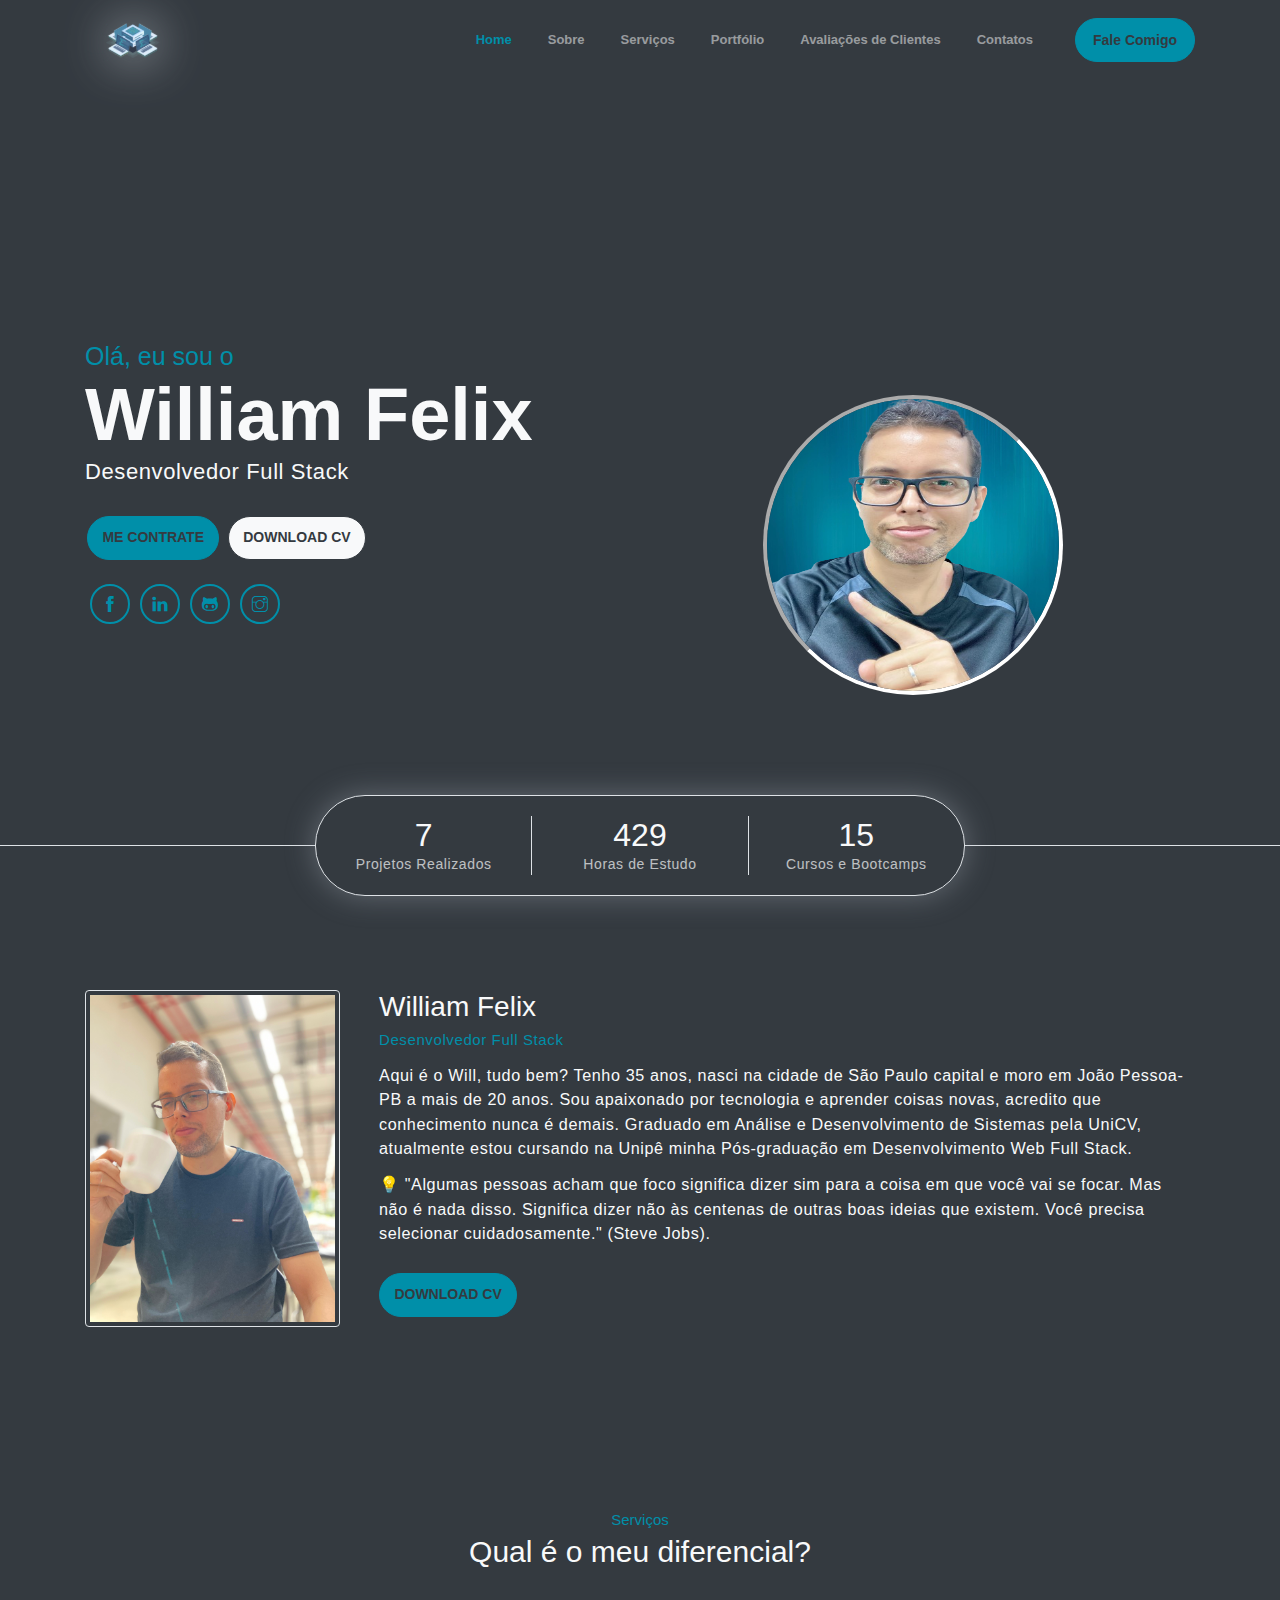
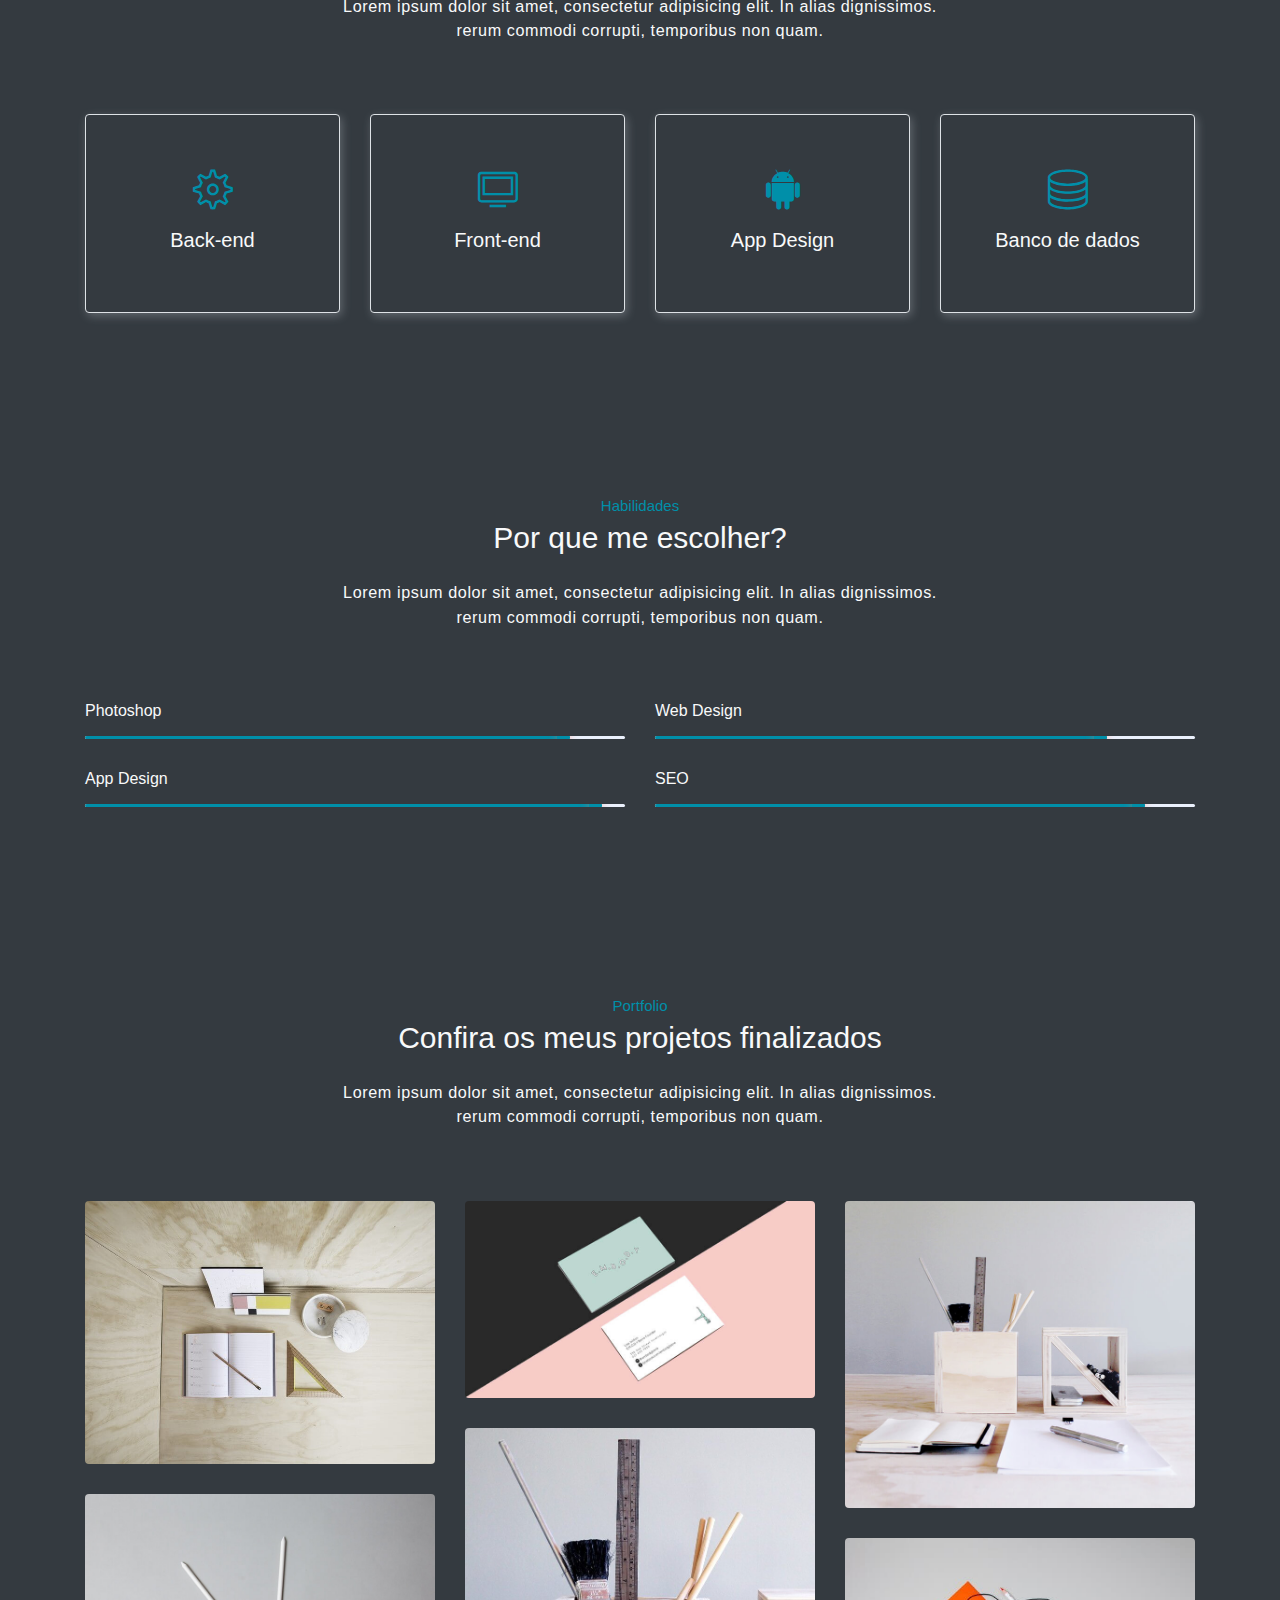
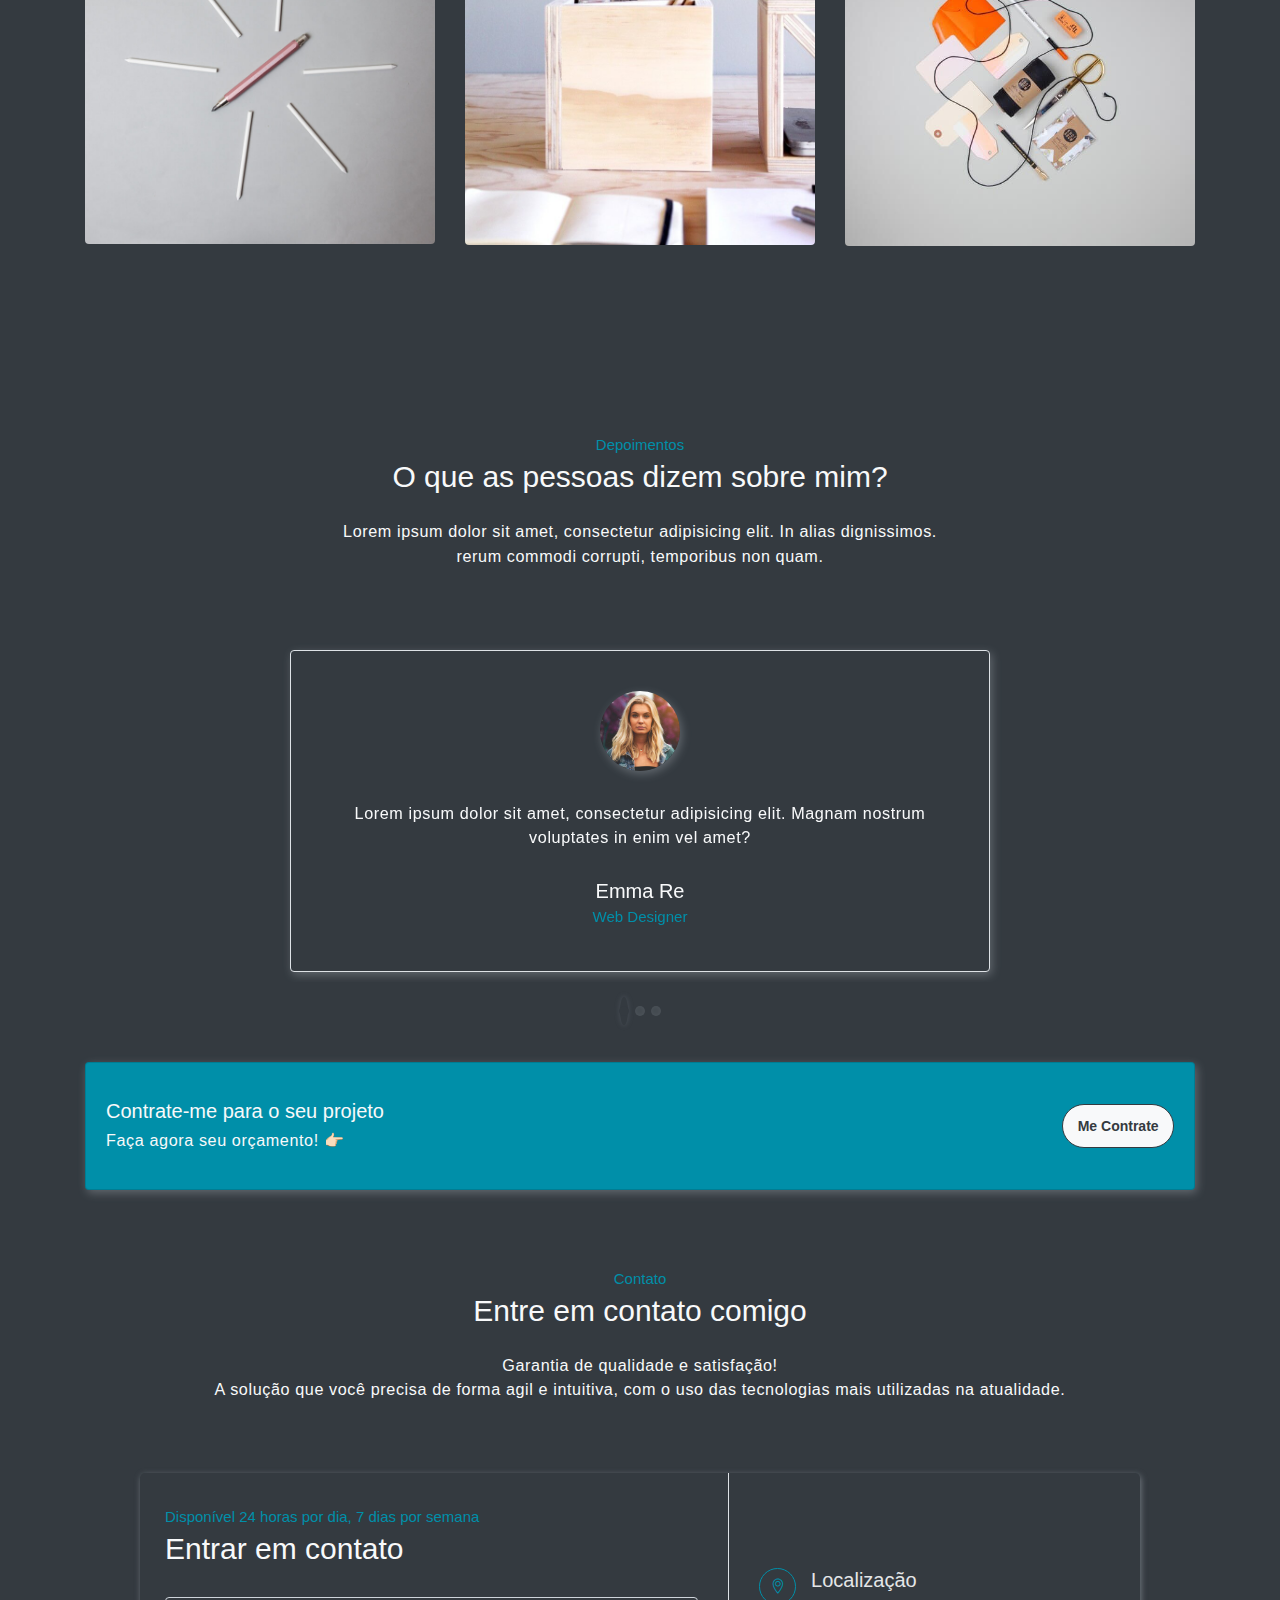
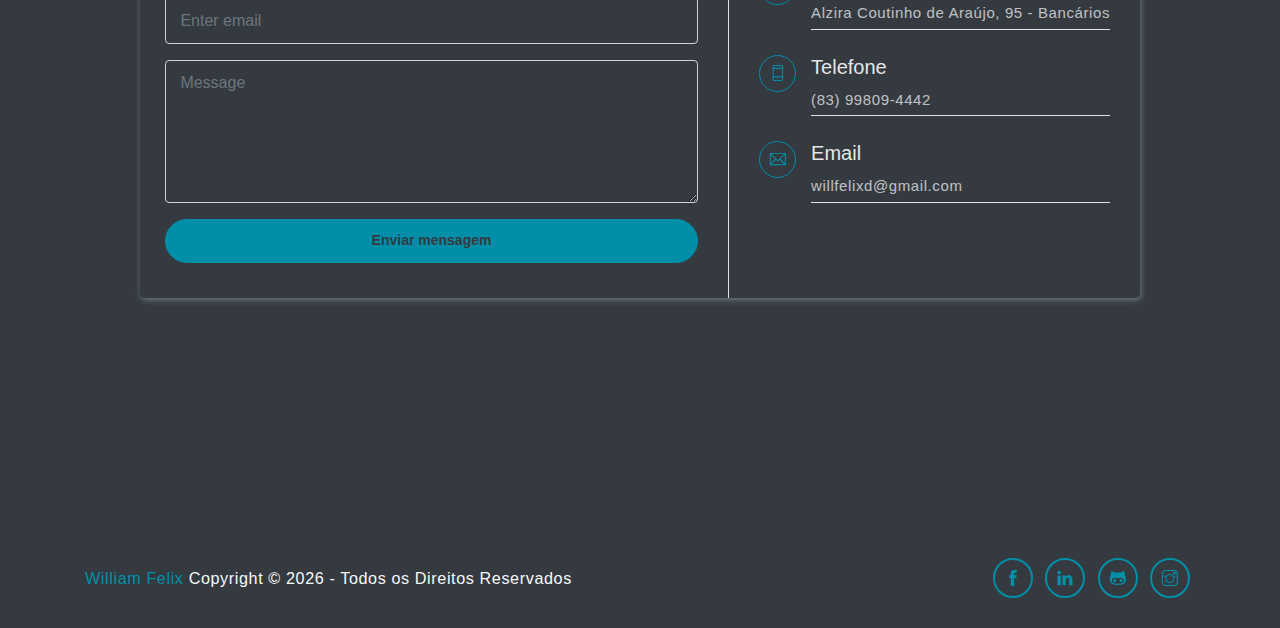
<file: index.html>
<!DOCTYPE html>
<html lang="pt-br">
<head>
	<meta charset="utf-8">
    <meta name="viewport" content="width=device-width, initial-scale=1, shrink-to-fit=no">
    <meta name="description" content="Portifolio do William Felix">
    <meta name="author" content="William Felix">
    <title>William Felix | Portifolio</title>
    <link rel="icon" type="image/png" href="assets/imgs/icon.png">
    <!-- font icons -->
    <link rel="stylesheet" href="assets/vendors/themify-icons/css/themify-icons.css">
    <!-- Bootstrap + Steller main styles -->
	<link rel="stylesheet" href="assets/css/steller.css">
</head>
<body data-spy="scroll" data-target=".navbar" data-offset="40" id="home">

    <!-- Page navigation -->
    <nav class="navbar navbar-expand-lg navbar-light fixed-top" data-spy="affix" data-offset-top="0">
        <div class="container">
            <a class="navbar-brand" href="#"><img src="assets/imgs/developers.svg" alt=""></a>
            <button class="navbar-toggler" type="button" data-toggle="collapse" data-target="#navbarSupportedContent" aria-controls="navbarSupportedContent" aria-expanded="false" aria-label="Toggle navigation">
                <span class="navbar-toggler-icon"></span>
            </button>

            <div class="collapse navbar-collapse" id="navbarSupportedContent">
                <ul class="navbar-nav ml-auto align-items-center">
                    <li class="nav-item">
                        <a class="nav-link" href="#home">Home</a>
                    </li>
                    <li class="nav-item">
                        <a class="nav-link" href="#about">Sobre</a>
                    </li>
                    <li class="nav-item">
                        <a class="nav-link" href="#service">Serviços</a>
                    </li>                   
                    <li class="nav-item">
                        <a class="nav-link" href="#portfolio">Portfólio</a>
                    </li>
                    <li class="nav-item">
                        <a class="nav-link" href="#testmonial">Avaliações de Clientes</a>
                    </li>
                    <li class="nav-item">
                        <a class="nav-link" href="#contact">Contatos</a>
                    </li>
                    <li class="nav-item">
                        <a class="- btn btn-primary rounded ml-4" href="https://wa.me/5583998094442?text=Oi%2C+peguei+seu+contato+no+site+de+portf%C3%B3lio.+Pode+me+ajudar%3F" target="_blank">Fale Comigo</a>
                    </li>
                </ul>
            </div>
        </div>          
    </nav>
    <!-- End of page navibation -->

    <!-- Page Header -->
    <header class="header" id="home">
        <div class="container">
            <div class="infos">
                <h6 class="subtitle">Olá, eu sou o</h6>
                <h6 class="title">William Felix</h6>
                <p>Desenvolvedor Full Stack</p>

                <div class="buttons pt-3">
                    <a class="btn btn-primary rounded" href="https://wa.me/5583998094442?text=Oi%2C+peguei+seu+contato+no+site+de+portf%C3%B3lio.+Pode+me+ajudar%3F" target="_blank">ME CONTRATE</a>
                    <a class="btn btn-dark rounded" href="assets/Currículo - William Felix.pdf" target="_blank">DOWNLOAD CV</a>
                </div>      

                <div class="socials mt-4">
                    <a class="social-item" href="https://www.facebook.com/profile.php?id=100007890798673" target="_blank"><i class="ti-facebook"></i></a>
                    <a class="social-item" href="https://linkedin.com/in/william-felix-souza" target="_blank"><i class="ti-linkedin"></i></a>
                    <a class="social-item" href="https://github.com/willfelixd" target="_blank"><i class="ti-github"></i></a>
                    <a class="social-item" href="https://www.instagram.com/willfelixd/" target="_blank"><i class="ti-instagram"></i></a>
                </div>
            </div>              
            <div class="img-holder">
                <img src="assets/imgs/eu.png" alt="">
            </div>      
        </div>  

        <!-- Header-widget -->
        <div class="widget">
            <div class="widget-item">
                <h2>7</h2>
                <p>Projetos Realizados</p>
            </div>
            <div class="widget-item">
                <h2>429</h2>
                <p>Horas de Estudo</p>
            </div>
            <div class="widget-item">
                <h2>15</h2>
                <p>Cursos e Bootcamps</p>
            </div>
        </div>
    </header>
    <!-- End of Page Header -->
    
    <!-- About section -->
    <section id="about" class="section mt-3">
        <div class="container mt-5">
            <div class="row text-center text-md-left">
                <div class="col-md-3">
                    <img src="assets/imgs/eu-2.jpeg" alt="" class="img-thumbnail mb-4">
                </div>
                <div class="pl-md-4 col-md-9">
                    <h6 class="title">William Felix</h6>
                    <p class="subtitle">Desenvolvedor Full Stack</p>
                    <p>Aqui é o Will, tudo bem? Tenho 35 anos, nasci na cidade de São Paulo capital e moro em João Pessoa-PB a mais de 20 anos. Sou apaixonado por tecnologia e aprender coisas novas, acredito que conhecimento nunca é demais. Graduado em Análise e Desenvolvimento de Sistemas pela UniCV, atualmente estou cursando na Unipê minha Pós-graduação em Desenvolvimento Web Full Stack.</p>
                    <p>💡 "Algumas pessoas acham que foco significa dizer sim para a coisa em que você vai se focar. Mas não é nada disso. Significa dizer não às centenas de outras boas ideias que existem. Você precisa selecionar cuidadosamente." (Steve Jobs).</p>
                    <a class="btn btn-primary rounded mt-3" href="assets/Currículo - William Felix.pdf" target="_blank">DOWNLOAD CV</a>                   
                </div>
            </div>
        </div>
    </section>

    <!-- Service section -->
    <section id="service" class="section">
        <div class="container text-center">
            <h6 class="subtitle">Serviços</h6>
            <h6 class="section-title mb-4">Qual é o meu diferencial?</h6>
            <p class="mb-5 pb-4">Lorem ipsum dolor sit amet, consectetur adipisicing elit. In alias dignissimos. <br> rerum commodi corrupti, temporibus non quam.</p>

            <div class="row">
                <div class="col-sm-6 col-md-3 mb-4">
                    <div class="custom-card card border">
                        <div class="card-body">
                            <i class="icon ti-settings"></i>
                            <h5>Back-end</h5>
                        </div>
                    </div>
                </div>
                <div class="col-sm-6 col-md-3 mb-4">
                    <div class="custom-card card border">
                        <div class="card-body">
                            <i class="icon ti-desktop"></i>
                            <h5>Front-end</h5>
                        </div>
                    </div>
                </div>
                <div class="col-sm-6 col-md-3 mb-4">
                    <div class="custom-card card border">
                        <div class="card-body">
                            <i class="icon ti-android"></i>
                            <h5>App Design</h5>
                        </div>
                    </div>
                </div>
                <div class="col-sm-6 col-md-3 mb-4">
                    <div class="custom-card card border">
                        <div class="card-body">
                            <i class="icon ti-server"></i>
                            <h5>Banco de dados</h5>
                        </div>
                    </div>
                </div>
            </div>
        </div>
    </section>
    <!-- End of Sectoin -->

    <!-- Skills section -->
    <section class="section">
        <div class="container text-center">
            <h6 class="subtitle">Habilidades</h6>
            <h6 class="section-title mb-4">Por que me escolher?</h6>
            <p class="mb-5 pb-4">Lorem ipsum dolor sit amet, consectetur adipisicing elit. In alias dignissimos. <br> rerum commodi corrupti, temporibus non quam.</p>

            <div class="row text-left">
                <div class="col-sm-6">
                    <h6 class="mb-3">Photoshop</h6>
                    <div class="progress">
                        <div class="progress-bar bg-primary" role="progressbar" style="width: 89%;" aria-valuenow="25" aria-valuemin="0" aria-valuemax="100"><span>89%</span></div>
                    </div>
                </div>
                <div class="col-sm-6">
                    <h6 class="mb-3">Web Design</h6>
                    <div class="progress">
                        <div class="progress-bar bg-primary" role="progressbar" style="width: 83%;" aria-valuenow="25" aria-valuemin="0" aria-valuemax="100"><span>83%</span></div>
                    </div>
                </div>
                <div class="col-sm-6">
                    <h6 class="mb-3">App Design</h6>
                    <div class="progress">
                        <div class="progress-bar bg-primary" role="progressbar" style="width: 95%;" aria-valuenow="25" aria-valuemin="0" aria-valuemax="100"><span>95%</span></div>
                    </div>
                </div>
                <div class="col-sm-6">
                    <h6 class="mb-3">SEO</h6>
                    <div class="progress">
                        <div class="progress-bar bg-primary" role="progressbar" style="width: 90%;" aria-valuenow="25" aria-valuemin="0" aria-valuemax="100"><span>90%</span></div>
                    </div>
                </div>
            </div>  
        </div>
    </section>
    <!-- End of Skills sections -->

    <!-- Portfolio section -->
    <section id="portfolio" class="section">
        <div class="container text-center">
            <h6 class="subtitle">Portfolio</h6>
            <h6 class="section-title mb-4">Confira os meus projetos finalizados</h6>
            <p class="mb-5 pb-4">Lorem ipsum dolor sit amet, consectetur adipisicing elit. In alias dignissimos. <br> rerum commodi corrupti, temporibus non quam.</p>

            <div class="row">
                <div class="col-sm-4">
                    <div class="img-wrapper">
                        <img src="assets/imgs/folio-1.jpg" alt="">
                        <div class="overlay">
                            <div class="overlay-infos">
                                <h5>Título do projeto</h5>
                                <a href="javascript:void(0)"><i class="ti-zoom-in"></i></a>
                                <a href="javascript:void(0)"><i class="ti-link"></i></a>
                            </div>  
                        </div>
                    </div>
                    <div class="img-wrapper">
                        <img src="assets/imgs/folio-2.jpg" alt="">
                        <div class="overlay">
                            <div class="overlay-infos">
                                <h5>Título do projeto</h5>
                                <a href="javascript:void(0)"><i class="ti-zoom-in"></i></a>
                                <a href="javascript:void(0)"><i class="ti-link"></i></a>
                            </div>                              
                        </div>
                    </div>                  
                </div>
                <div class="col-sm-4">
                    <div class="img-wrapper">
                        <img src="assets/imgs/folio-3.jpg" alt="">
                        <div class="overlay">
                            <div class="overlay-infos">
                                <h5>Título do projeto</h5>
                                <a href="javascript:void(0)"><i class="ti-zoom-in"></i></a>
                                <a href="javascript:void(0)"><i class="ti-link"></i></a>
                            </div>  
                        </div>
                    </div>
                    <div class="img-wrapper">
                        <img src="assets/imgs/folio-4.jpg" alt="">
                        <div class="overlay">
                            <div class="overlay-infos">
                                <h5>Título do projeto</h5>
                                <a href="javascript:void(0)"><i class="ti-zoom-in"></i></a>
                                <a href="javascript:void(0)"><i class="ti-link"></i></a>
                            </div>                              
                        </div>
                    </div>                  
                </div>
                <div class="col-sm-4">
                    <div class="img-wrapper">
                        <img src="assets/imgs/folio-5.jpg" alt="">
                        <div class="overlay">
                            <div class="overlay-infos">
                                <h5>Título do projeto</h5>
                                <a href="javascript:void(0)"><i class="ti-zoom-in"></i></a>
                                <a href="javascript:void(0)"><i class="ti-link"></i></a>
                            </div>  
                        </div>
                    </div>
                    <div class="img-wrapper">
                        <img src="assets/imgs/folio-6.jpg" alt="">
                        <div class="overlay">
                            <div class="overlay-infos">
                                <h5>Título do projeto</h5>
                                <a href="javascript:void(0)"><i class="ti-zoom-in"></i></a>
                                <a href="javascript:void(0)"><i class="ti-link"></i></a>
                            </div>                              
                        </div>
                    </div>                  
                </div>
            </div>

        </div>
    </section>
    <!-- End of portfolio section -->

    <!-- Testmonial Section -->
    <section id="testmonial" class="section">
        <div class="container text-center">
            <h6 class="subtitle">Depoimentos</h6>
            <h6 class="section-title mb-4">O que as pessoas dizem sobre mim?</h6>
            <p class="mb-5 pb-4">Lorem ipsum dolor sit amet, consectetur adipisicing elit. In alias dignissimos. <br> rerum commodi corrupti, temporibus non quam.</p>


            <div id="carouselExampleIndicators" class="carousel slide" data-ride="carousel">
                <ol class="carousel-indicators">
                    <li data-target="#carouselExampleIndicators" data-slide-to="0" class="active"></li>
                    <li data-target="#carouselExampleIndicators" data-slide-to="1"></li>
                    <li data-target="#carouselExampleIndicators" data-slide-to="2"></li>
                </ol>
                <div class="carousel-inner">
                    <div class="carousel-item active">
                        <div class="card testmonial-card border">
                            <div class="card-body">
                                <img src="assets/imgs/avatar-1.jpg" alt="">
                                <p>Lorem ipsum dolor sit amet, consectetur adipisicing elit. Magnam nostrum voluptates in enim vel amet?</p>
                                <h1 class="title">Emma Re</h1>
                                <h1 class="subtitle">Web Designer</h1>
                            </div>
                        </div>
                    </div>
                    <div class="carousel-item">
                        <div class="card testmonial-card border">
                            <div class="card-body">
                                <img src="assets/imgs/avatar-2.jpg" alt="">
                                <p>Lorem ipsum dolor sit amet, consectetur adipisicing elit. Magnam nostrum voluptates in enim vel amet?</p>
                                <h1 class="title">James Bert</h1>
                                <h1 class="subtitle">Designer gráfico</h1>
                            </div>
                        </div>
                    </div>
                    <div class="carousel-item">
                        <div class="card testmonial-card border">
                            <div class="card-body">
                                <img src="assets/imgs/avatar-3.jpg" alt="">
                                <p>Lorem ipsum dolor sit amet, consectetur adipisicing elit. Magnam nostrum voluptates in enim vel amet?</p>
                                <h1 class="title">Michael Abra</h1>
                                <h1 class="subtitle">Desenvolvedor Web</h1>
                            </div>
                        </div>
                    </div>
                </div>
            </div>
        </div>
    </section>
    <!-- End of testmonial section --> 

    <!-- Hire me section -->
    <section class="bg-gray p-0 section">
        <div class="container">
            <div class="card bg-primary">
                <div class="card-body text-light">
                    <div class="row align-items-center">
                        <div class="col-sm-9 text-center text-sm-left">
                            <h5 class="mt-3">Contrate-me para o seu projeto</h5>
                            <p class="mb-3">Faça agora seu orçamento! 👉🏻</p>
                        </div>
                        <div class="col-sm-3 text-center text-sm-right">
                            <a class="btn btn-dark rounded" href="https://wa.me/5583998094442?text=Oi%2C+peguei+seu+contato+no+site+de+portf%C3%B3lio.+Pode+me+ajudar%3F" target="_blank">Me Contrate</a>
                        </div>
                    </div>
                </div> 
            </div>
        </div>
    </section>      
    <!-- End od Hire me section. -->

    <!-- Contact Section -->
    <section id="contact" class="position-relative section">
        <div class="container text-center">
            <h6 class="subtitle">Contato</h6>
            <h6 class="section-title mb-4">Entre em contato comigo</h6>
            <p class="mb-5 pb-4">Garantia de qualidade e satisfação! <br> A solução que você precisa de forma agil e intuitiva, com o uso das tecnologias mais utilizadas na atualidade.</p>

            <div class="contact text-left">
                <div class="form">
                    <h6 class="subtitle">Disponível 24 horas por dia, 7 dias por semana</h6>
                    <h6 class="section-title mb-4">Entrar em contato</h6>
                    <form action="https://formsubmit.co/d8fb5bc2d14aeddbed4c6726aee33f7f" method="POST"">
                        <div class="form-group">
                            <input type="email" name="email" class="form-control" id="exampleInputEmail1" aria-describedby="emailHelp" placeholder="Enter email" required>
                        </div>
                        <div class="form-group">
                            <textarea name="contact-message" id="" cols="30" rows="5" class="form-control" placeholder="Message"></textarea>
                        </div>
                        <button type="submit" class="btn btn-primary btn-block rounded w-lg">Enviar mensagem</button>
                        <input type="hidden" name="_next" value="http://127.0.0.1:5500/index.html">
                    </form>
                </div>
                <div class="contact-infos">
                    <div class="item">
                        <i class="ti-location-pin"></i>
                        <div class="">
                            <h5>Localização</h5>
                            <p> Alzira Coutinho de Araújo, 95 - Bancários</p>
                        </div>                          
                    </div>
                    <div class="item">
                        <i class="ti-mobile"></i>
                        <div>
                            <h5>Telefone</h5>
                            <p>(83) 99809-4442</p>
                        </div>                          
                    </div>
                    <div class="item">
                        <i class="ti-email"></i>
                        <div class="mb-0">
                            <h5>Email</h5>
                            <p>willfelixd@gmail.com</p>
                        </div>
                    </div>
                </div>                  
            </div>
        </div>  
        <div id="map">
            <iframe src="https://snazzymaps.com/embed/61257"></iframe>
        </div>      
    </section>
    <!-- End of Contact Section -->

    <!-- Page Footer -->
    <footer class="page-footer">
        <div class="container">
            <div class="row align-items-center">
                <div class="col-sm-6">
                    <p><a href="#home">William Felix</a> Copyright &copy; <script>document.write(new Date().getFullYear())</script> - Todos os Direitos Reservados</p>
                </div>
                <div class="col-sm-6">
                    <div class="socials">
                        <a class="social-item" href="https://www.facebook.com/profile.php?id=100007890798673" target="_blank"><i class="ti-facebook"></i></a>
                        <a class="social-item" href="https://linkedin.com/in/william-felix-souza" target="_blank"><i class="ti-linkedin"></i></a>
                        <a class="social-item" href="https://github.com/willfelixd" target="_blank"><i class="ti-github"></i></a>
                        <a class="social-item" href="https://www.instagram.com/willfelixd/" target="_blank"><i class="ti-instagram"></i></a>
                    </div>
                </div>
            </div>
        </div>
    </footer> 
    <!-- End of page footer -->
	
	<!-- core  -->
    <script src="assets/vendors/jquery/jquery-3.4.1.js"></script>
    <script src="assets/vendors/bootstrap/bootstrap.bundle.js"></script>
    <!-- bootstrap 3 affix -->
	<script src="assets/vendors/bootstrap/bootstrap.affix.js"></script>

    <!-- steller js -->
    <script src="assets/js/steller.js"></script>

</body>
</html>
</file>
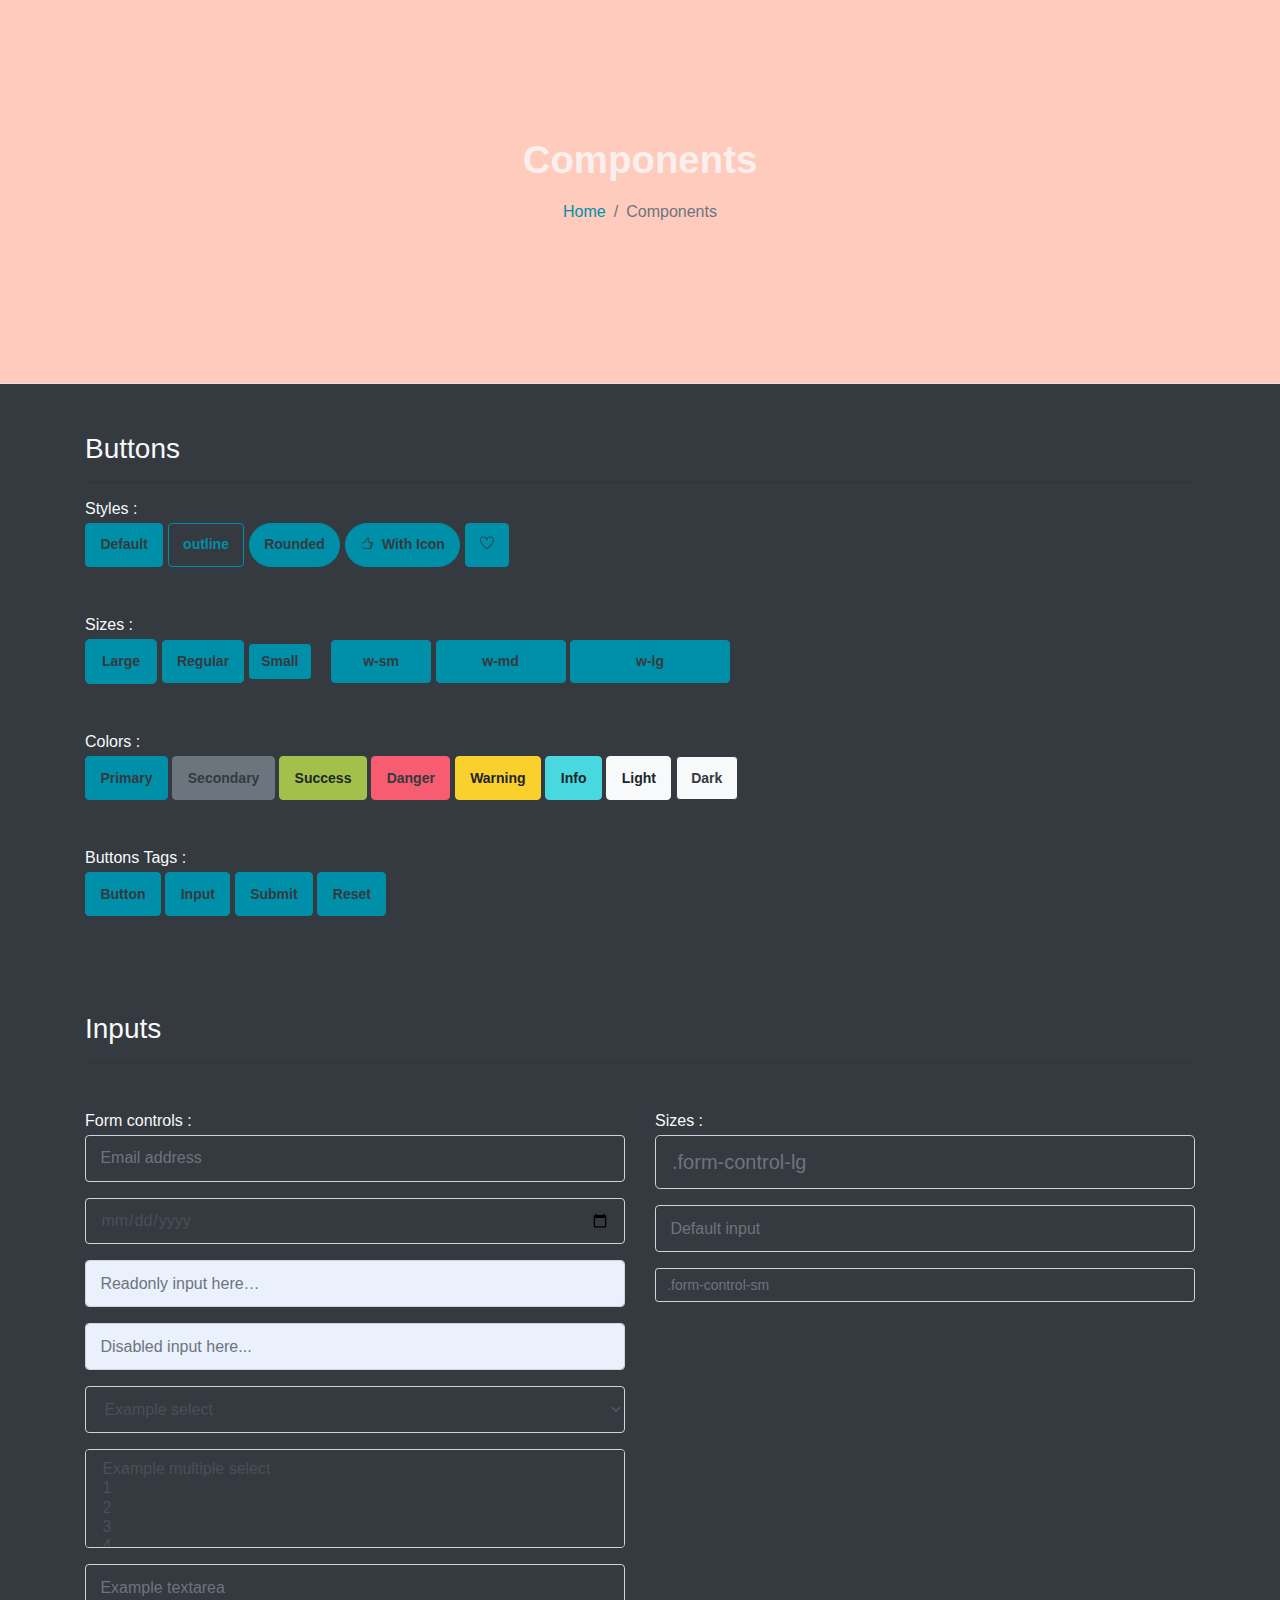
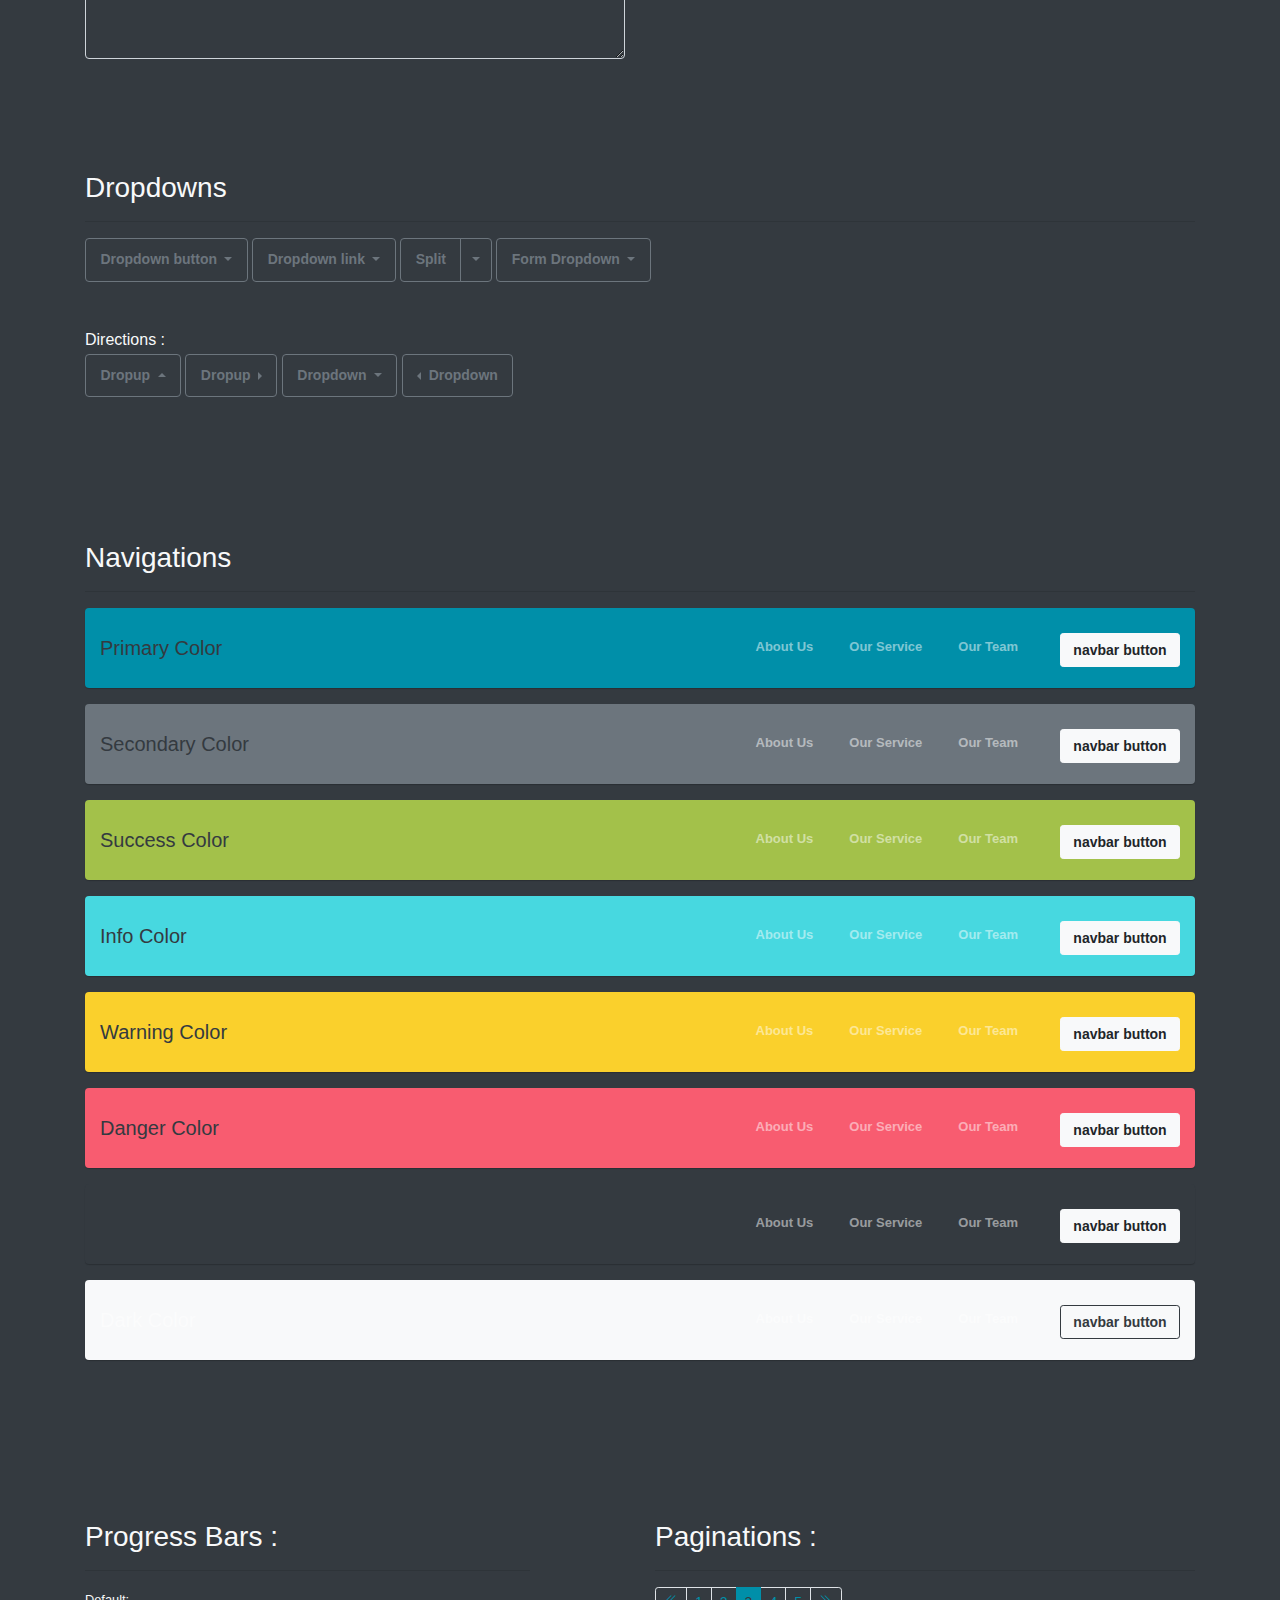
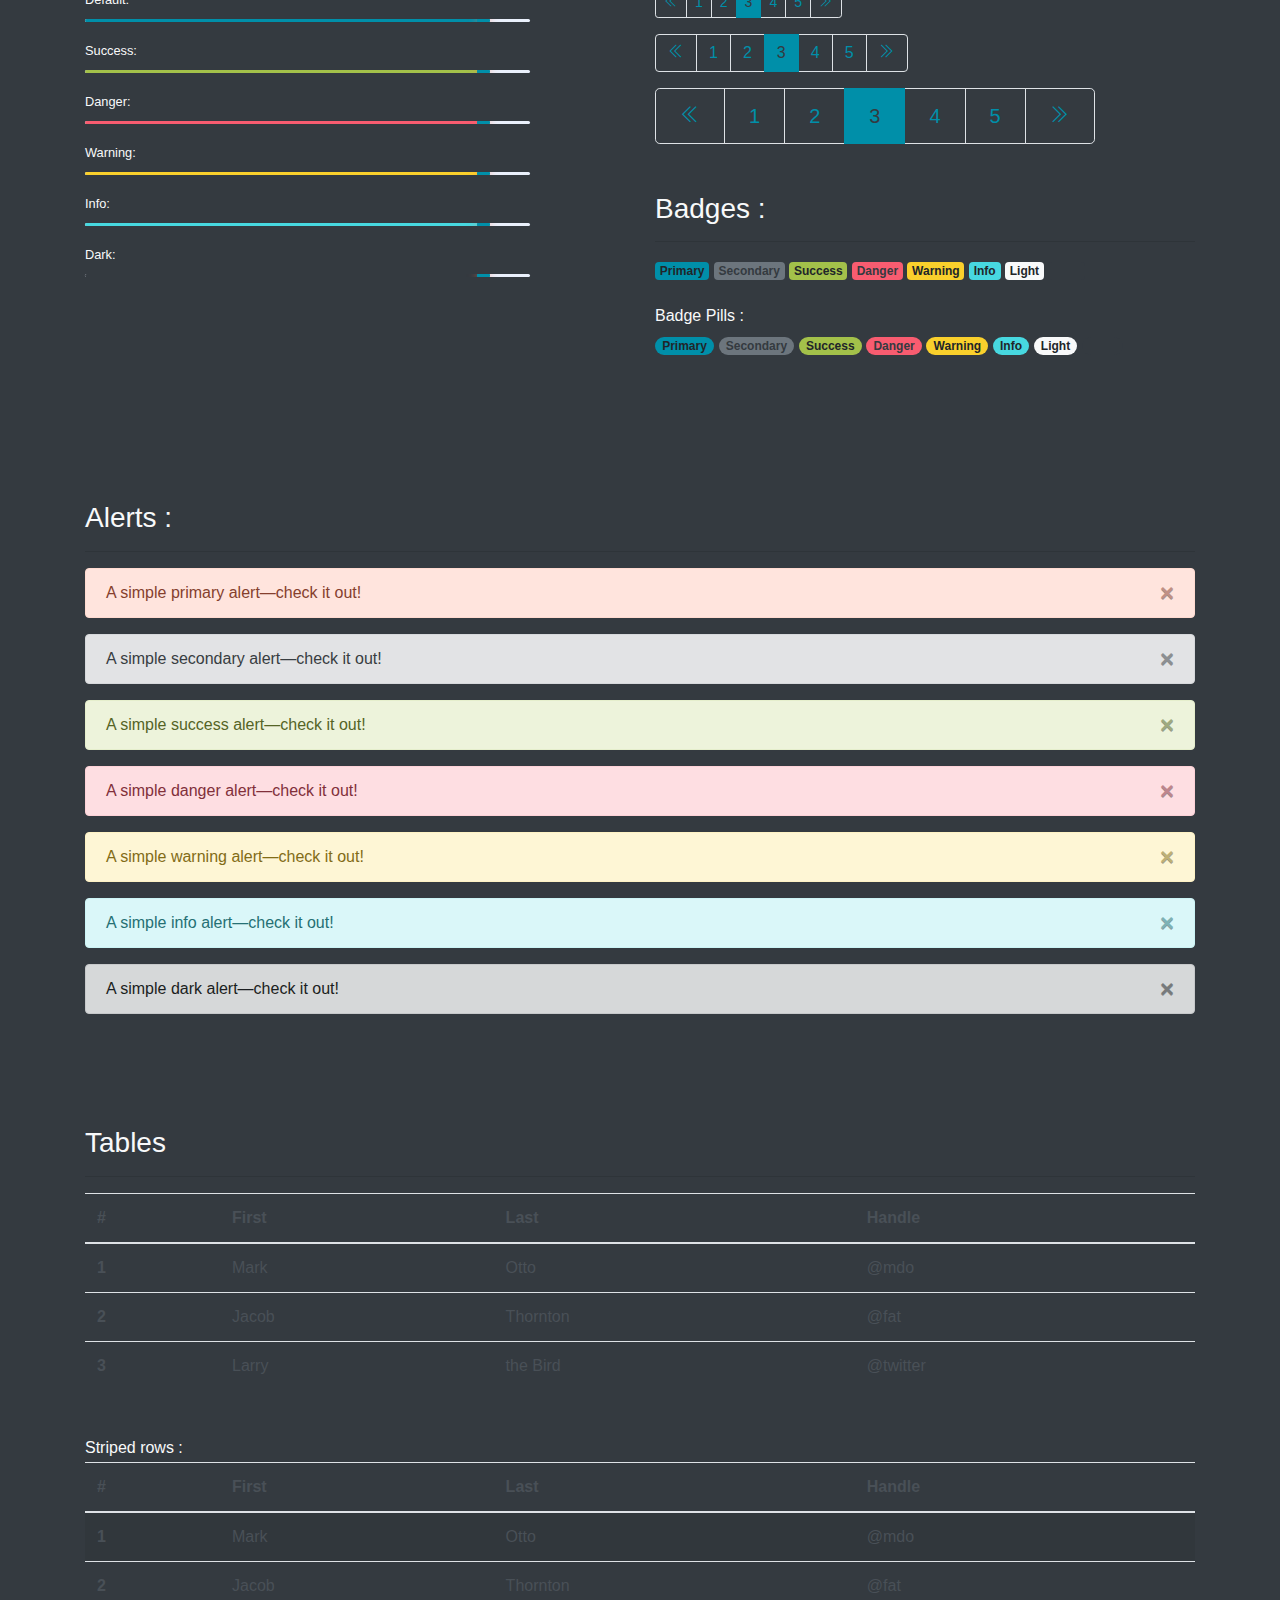
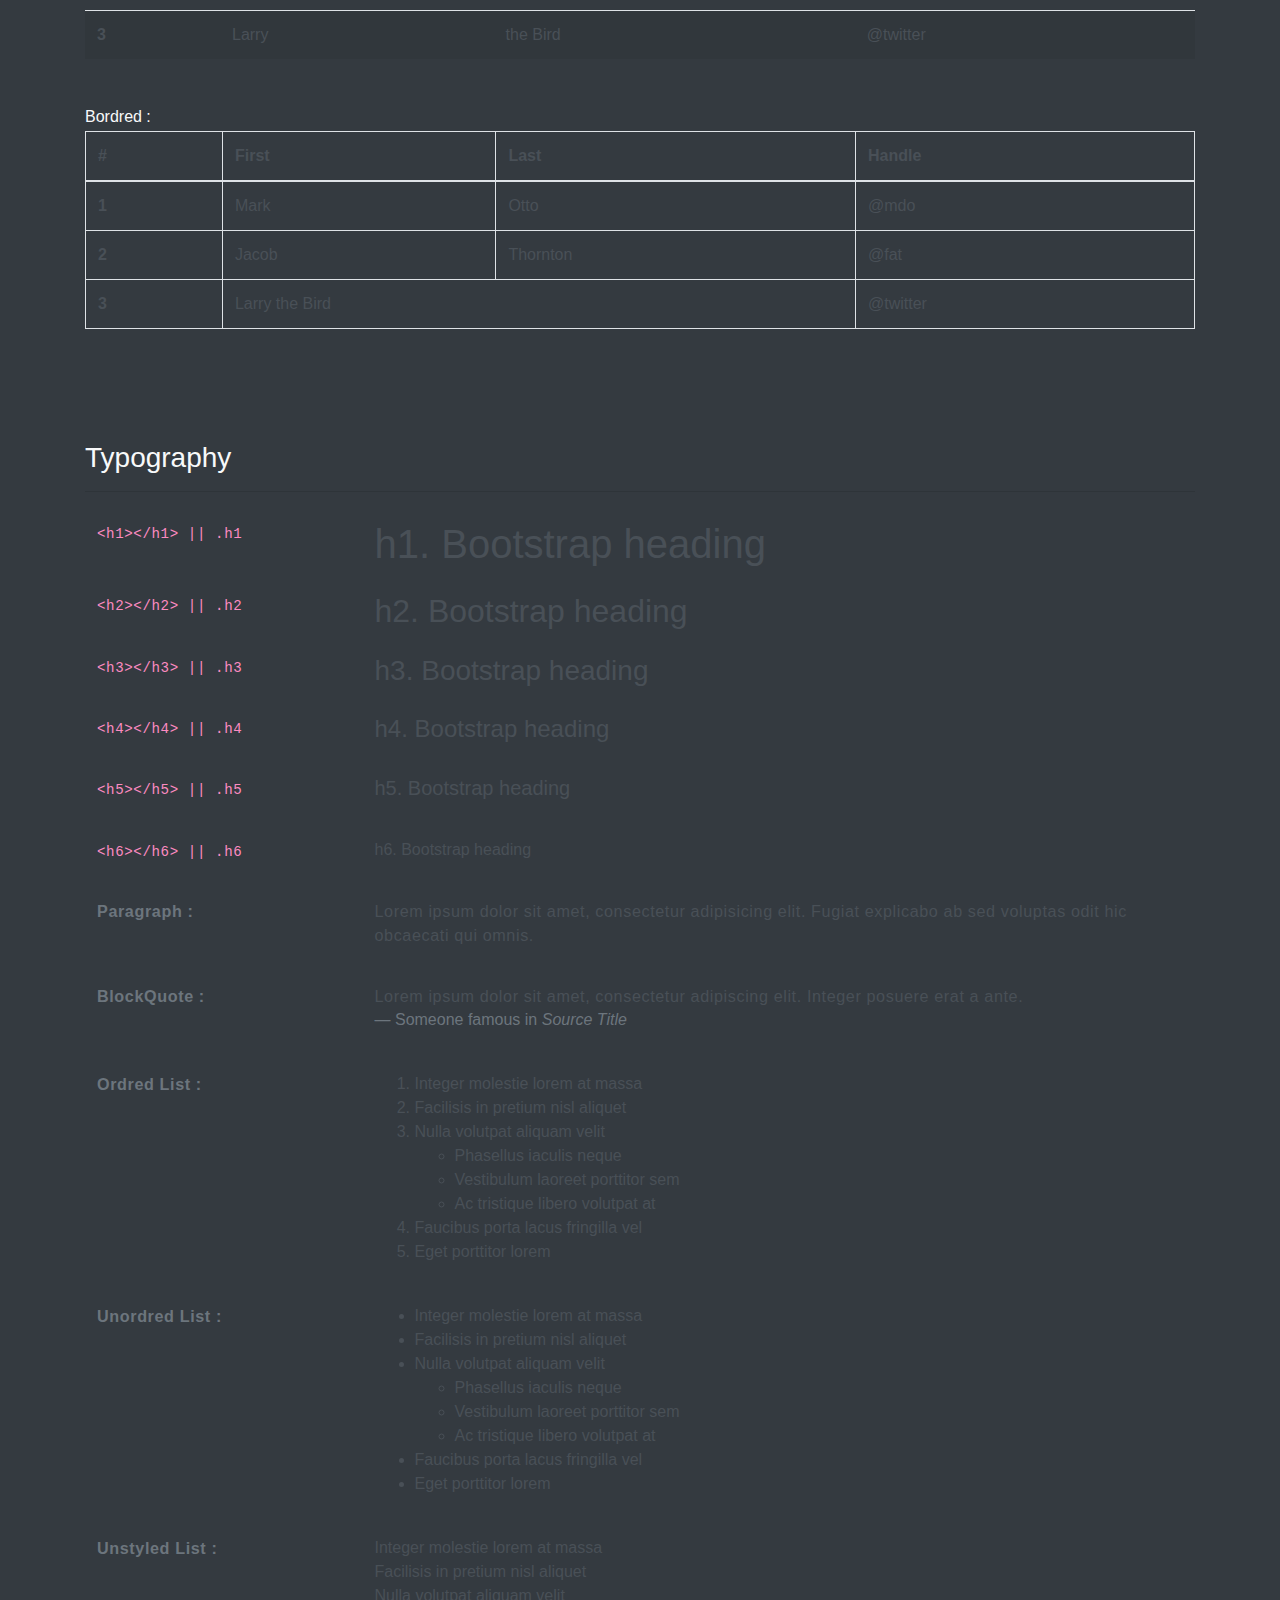
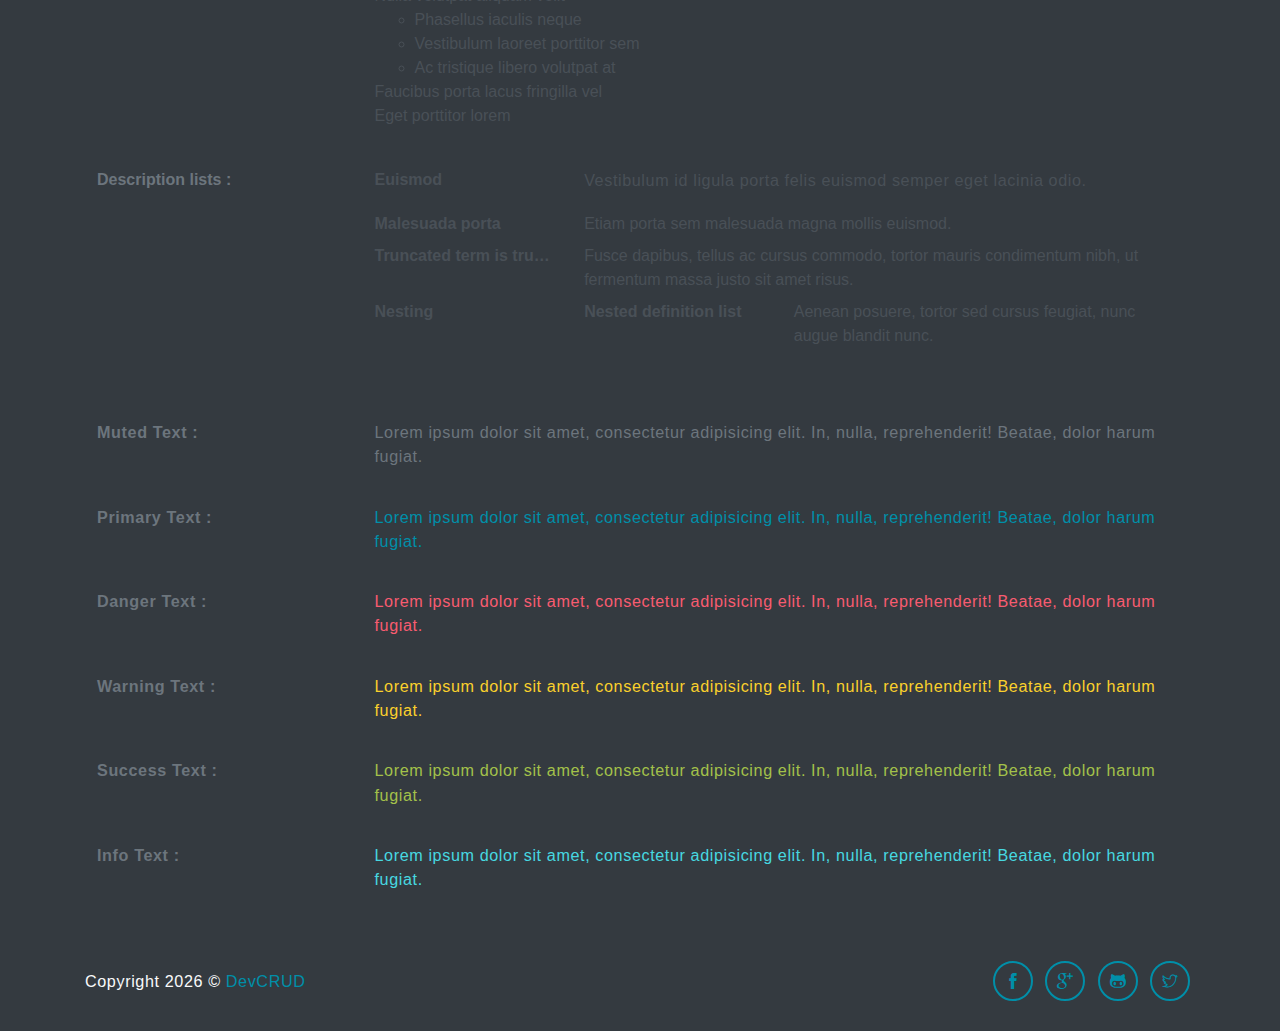
<file: components.html>
<!DOCTYPE html>
<html lang="en">
<head>
   <meta charset="utf-8">
   <meta name="viewport" content="width=device-width, initial-scale=1, shrink-to-fit=no">
   <meta name="description" content="Start your development with Steller landing page.">
   <meta name="author" content="Devcrud">
   <title>Steller | Components</title>
   <!-- font icons -->
   <link rel="stylesheet" href="assets/vendors/themify-icons/css/themify-icons.css">
   <!-- Bootstrap + Steller  -->
   <link rel="stylesheet" href="assets/css/steller.css">
</head>
<body>

   <!-- Page Header -->
   <header class="header header-mini"> 
      <div class="header-title">Components</div> 
      <nav aria-label="breadcrumb">
         <ol class="breadcrumb">
            <li class="breadcrumb-item"><a href="/">Home</a></li>
            <li class="breadcrumb-item active" aria-current="page">Components</li>
         </ol>
      </nav>
   </header> <!-- End Of Page Header -->

   <!-- main content -->
   <div class="container">

      <!-- Buttons -->
      <h3 class="mt-5">Buttons</h3>
      <hr>
      <h6 class="section-secondary-title">Styles :</h6>
      <button class="btn btn-primary">Default</button>
      <button class="btn btn-outline-primary">outline</button>
      <button class="btn btn-primary rounded">Rounded</button>
      <button class="btn btn-primary rounded"><i class="ti-thumb-up pr-1"></i> With Icon</button>
      <button class="btn btn-primary circle"><i class="ti-heart"></i></button>

      <h6 class="section-secondary-title mt-5">Sizes :</h6>
      <button class="btn btn-primary btn-lg">Large</button>
      <button class="btn btn-primary ">Regular</button>
      <button class="btn btn-primary btn-sm">Small</button>
      <button class="btn btn-primary w-sm ml-3">w-sm</button>
      <button class="btn btn-primary w-md">w-md</button>
      <button class="btn btn-primary w-lg">w-lg</button>

      <h6 class="section-secondary-title mt-5">Colors :</h6>          
      <button type="button" class="btn btn-primary">Primary</button>
      <button type="button" class="btn btn-secondary">Secondary</button>
      <button type="button" class="btn btn-success">Success</button>
      <button type="button" class="btn btn-danger">Danger</button>
      <button type="button" class="btn btn-warning">Warning</button>
      <button type="button" class="btn btn-info">Info</button>
      <button type="button" class="btn btn-light">Light</button>
      <button type="button" class="btn btn-dark">Dark</button>

      <h6 class="section-secondary-title mt-5">Buttons Tags :</h6>
      <button class="btn btn-primary" type="submit">Button</button>
      <input class="btn btn-primary" type="button" value="Input">
      <input class="btn btn-primary" type="submit" value="Submit">
      <input class="btn btn-primary" type="reset" value="Reset">
      
      <!-- devider -->
      <div class="py-5"></div>

      <!-- Inputs -->
      <h3>Inputs</h3>
      <hr>
      <div class="row mt-5">
         <div class="col-md-6">
            <h6 class="section-secondary-title">Form controls :</h6>        
            <div class="form-group">
               <input type="email" class="form-control" id="exampleFormControlInput1" placeholder="Email address">
            </div>
            <div class="form-group">
               <input type="date" class="form-control" id="exampleFormControlInput1" placeholder="Date">
            </div>
            <div class="form-group">
               <input class="form-control" type="text" placeholder="Readonly input here…" readonly>
            </div>
            <div class="form-group">
               <input class="form-control" id="disabledInput" type="text" placeholder="Disabled input here..." disabled>
            </div>
            <div class="form-group">
               <select class="form-control" id="exampleFormControlSelect1">
                  <option>Example select</option>
                  <option>1</option>
                  <option>2</option>
                  <option>3</option>
                  <option>4</option>
                  <option>5</option>
               </select>
            </div>
            <div class="form-group">
               <select multiple class="form-control" id="exampleFormControlSelect2">
                  <option>Example multiple select</option>
                  <option>1</option>
                  <option>2</option>
                  <option>3</option>
                  <option>4</option>
                  <option>5</option>
               </select>
            </div>
            <div class="form-group">
               <textarea class="form-control" id="exampleFormControlTextarea1" rows="3" placeholder="Example textarea"></textarea>
            </div>
         </div>
         <div class="col-md-6">
            <h6 class="section-secondary-title">Sizes :</h6>    
            <div class="form-group">
               <input class="form-control form-control-lg" type="text" placeholder=".form-control-lg">             
            </div>
            <div class="form-group">
               <input class="form-control" type="text" placeholder="Default input">
            </div>
            <div class="form-group">
               <input class="form-control form-control-sm" type="text" placeholder=".form-control-sm"> 
            </div>
         </div>
      </div> <!-- end of inputs -->   

      <!-- devider -->
      <div class="py-5"></div>             

      <!-- Dropdowns -->
      <h3 class="components-section-title font-weight-normal">Dropdowns</h3>
      <hr>
      <div class="dropdown d-inline-block">
         <button class="btn btn-outline-secondary dropdown-toggle" type="button" id="dropdownMenuButton" data-toggle="dropdown" aria-haspopup="true" aria-expanded="false">
         Dropdown button
         </button>
         <div class="dropdown-menu" aria-labelledby="dropdownMenuButton">
         <a class="dropdown-item" href="#">Action</a>
         <a class="dropdown-item" href="#">Another action</a>
         <a class="dropdown-item" href="#">Something else here</a>
         </div>
      </div>
      <div class="dropdown d-inline-block">
         <a class="btn btn-outline-secondary dropdown-toggle" href="#" role="button" id="dropdownMenuLink" data-toggle="dropdown" aria-haspopup="true" aria-expanded="false">
            Dropdown link
         </a>
         <div class="dropdown-menu" aria-labelledby="dropdownMenuLink">
            <a class="dropdown-item" href="#">Action</a>
            <a class="dropdown-item" href="#">Another action</a>
            <a class="dropdown-item" href="#">Something else here</a>
         </div>
      </div>
      <div class="btn-group">
         <button type="button" class="btn btn-outline-secondary">Split</button>
         <button type="button" class="btn btn-outline-secondary dropdown-toggle dropdown-toggle-split" data-toggle="dropdown" aria-haspopup="true" aria-expanded="false">
         <span class="sr-only">Toggle Dropdown</span>
         </button>
         <div class="dropdown-menu">
            <a class="dropdown-item" href="#">Action</a>
            <a class="dropdown-item" href="#">Another action</a>
            <a class="dropdown-item" href="#">Something else here</a>
            <div class="dropdown-divider"></div>
            <a class="dropdown-item" href="#">Separated link</a>
         </div>
      </div>
      <div class="btn-group">
         <button class="btn btn-outline-secondary dropdown-toggle" type="button" id="dropdownMenuButton" data-toggle="dropdown" aria-haspopup="true" aria-expanded="false">
            Form Dropdown
         </button>
         <div class="dropdown-menu form">
            <form class="px-4 py-3">
               <div class="form-group">
                  <input type="email" class="form-control" id="exampleDropdownFormEmail1" placeholder="email@example.com">
               </div>
               <div class="form-group">
                  <input type="password" class="form-control" id="exampleDropdownFormPassword1" placeholder="Password">
               </div>
               <div class="form-check mb-3">
                  <input type="checkbox" class="form-check-input" id="dropdownCheck">
                  <label class="form-check-label" for="dropdownCheck">
                     Remember me
                  </label>
               </div>
               <button type="submit" class="btn btn-primary btn-block">Sign in</button>
            </form>
            <div class="dropdown-divider"></div>
            <a class="dropdown-item" href="#"><small>New around here? Sign up</small></a>
            <a class="dropdown-item" href="#"><small>Forgot password?</small></a>
         </div>
      </div>       
      <h6 class="section-secondary-title mt-5">Directions :</h6>  
      <div class="btn-group dropup">
         <button type="button" class="btn btn-outline-secondary dropdown-toggle" data-toggle="dropdown" aria-haspopup="true" aria-expanded="false">
            Dropup
         </button>
         <div class="dropdown-menu">
            <a class="dropdown-item" href="#">Action</a>
            <a class="dropdown-item" href="#">Another action</a>
            <a class="dropdown-item" href="#">Something else here</a>
            <div class="dropdown-divider"></div>
            <a class="dropdown-item" href="#">Separated link</a>
         </div>
      </div>
      <div class="btn-group dropright">
         <button type="button" class="btn btn-outline-secondary dropdown-toggle" data-toggle="dropdown" aria-haspopup="true" aria-expanded="false">
            Dropup
         </button>
         <div class="dropdown-menu">
            <a class="dropdown-item" href="#">Action</a>
            <a class="dropdown-item" href="#">Another action</a>
            <a class="dropdown-item" href="#">Something else here</a>
            <div class="dropdown-divider"></div>
            <a class="dropdown-item" href="#">Separated link</a>
         </div>
      </div>
      <div class="btn-group">
         <button type="button" class="btn btn-outline-secondary dropdown-toggle" data-toggle="dropdown" aria-haspopup="true" aria-expanded="false">
            Dropdown
         </button>
         <div class="dropdown-menu">
            <a class="dropdown-item" href="#">Action</a>
            <a class="dropdown-item" href="#">Another action</a>
            <a class="dropdown-item" href="#">Something else here</a>
            <div class="dropdown-divider"></div>
            <a class="dropdown-item" href="#">Separated link</a>
         </div>
      </div>
      <div class="btn-group dropleft">
         <button type="button" class="btn btn-outline-secondary dropdown-toggle" data-toggle="dropdown" aria-haspopup="true" aria-expanded="false">
            Dropdown
         </button>
         <div class="dropdown-menu">
            <a class="dropdown-item" href="#">Action</a>
            <a class="dropdown-item" href="#">Another action</a>
            <a class="dropdown-item" href="#">Something else here</a>
            <div class="dropdown-divider"></div>
            <a class="dropdown-item" href="#">Separated link</a>
         </div>
      </div> <!-- end of Dropdowns -->  

      <!-- devider -->
      <div class="py-5"></div>   

      <!-- navbars -->
      <h3 class="components-section-title font-weight-normal mt-5">Navigations</h3>
      <hr>
      <nav class="navbar navbar-expand-sm navbar-dark bg-primary rounded shadow mb-3">
         <div class="container">
            <a class="navbar-brand" href="#">Primary Color</a>
            <button class="navbar-toggler ml-auto" type="button" data-toggle="collapse" data-target="#navbarSupportedContent" aria-controls="navbarSupportedContent" aria-expanded="false" aria-label="Toggle navigation">
            <span class="navbar-toggler-icon"></span>
            </button>
            <div class="collapse navbar-collapse" id="navbarSupportedContent">
               <ul class="navbar-nav ml-auto"> 
                  <li class="nav-item">
                     <a class="nav-link" href="#about">About Us</a>
                  </li>
                  <li class="nav-item">
                     <a class="nav-link" href="#service">Our Service</a>
                  </li>
                  <li class="nav-item">
                     <a class="nav-link" href="#team">Our Team</a>
                  </li>
                  <li class="nav-item">
                     <a href="#book-table" class="ml-4 mt-1 btn btn-light btn-sm">navbar button</a>
                  </li>
               </ul>                       
            </div>
         </div>
      </nav>
      <nav class="navbar navbar-expand-sm navbar-dark bg-secondary rounded shadow mb-3">
         <div class="container">
            <a class="navbar-brand" href="#">Secondary Color</a>
            <button class="navbar-toggler ml-auto" type="button" data-toggle="collapse" data-target="#navbarSupportedContent" aria-controls="navbarSupportedContent" aria-expanded="false" aria-label="Toggle navigation">
            <span class="navbar-toggler-icon"></span>
            </button>
            <div class="collapse navbar-collapse" id="navbarSupportedContent">
               <ul class="navbar-nav ml-auto"> 
                  <li class="nav-item">
                     <a class="nav-link" href="#about">About Us</a>
                  </li>
                  <li class="nav-item">
                     <a class="nav-link" href="#service">Our Service</a>
                  </li>
                  <li class="nav-item">
                     <a class="nav-link" href="#team">Our Team</a>
                  </li>
                  <li class="nav-item">
                     <a href="#book-table" class="ml-4 mt-1 btn btn-light btn-sm">navbar button</a>
                  </li>
               </ul>                       
            </div>
         </div>
      </nav>
      <nav class="navbar navbar-expand-sm navbar-dark bg-success rounded shadow mb-3">
         <div class="container">
            <a class="navbar-brand" href="#">Success Color</a>
            <button class="navbar-toggler ml-auto" type="button" data-toggle="collapse" data-target="#navbarSupportedContent" aria-controls="navbarSupportedContent" aria-expanded="false" aria-label="Toggle navigation">
            <span class="navbar-toggler-icon"></span>
            </button>
            <div class="collapse navbar-collapse" id="navbarSupportedContent">
               <ul class="navbar-nav ml-auto"> 
                  <li class="nav-item">
                     <a class="nav-link" href="#about">About Us</a>
                  </li>
                  <li class="nav-item">
                     <a class="nav-link" href="#service">Our Service</a>
                  </li>
                  <li class="nav-item">
                     <a class="nav-link" href="#team">Our Team</a>
                  </li>
                  <li class="nav-item">
                     <a href="#book-table" class="ml-4 mt-1 btn btn-light btn-sm">navbar button</a>
                  </li>
               </ul>                       
            </div>
         </div>
      </nav>
      <nav class="navbar navbar-expand-sm navbar-dark bg-info rounded shadow mb-3">
         <div class="container">
            <a class="navbar-brand" href="#">Info Color</a>
            <button class="navbar-toggler ml-auto" type="button" data-toggle="collapse" data-target="#navbarSupportedContent" aria-controls="navbarSupportedContent" aria-expanded="false" aria-label="Toggle navigation">
            <span class="navbar-toggler-icon"></span>
            </button>
            <div class="collapse navbar-collapse" id="navbarSupportedContent">
               <ul class="navbar-nav ml-auto"> 
                  <li class="nav-item">
                     <a class="nav-link" href="#about">About Us</a>
                  </li>
                  <li class="nav-item">
                     <a class="nav-link" href="#service">Our Service</a>
                  </li>
                  <li class="nav-item">
                     <a class="nav-link" href="#team">Our Team</a>
                  </li>
                  <li class="nav-item">
                     <a href="#book-table" class="ml-4 mt-1 btn btn-light btn-sm">navbar button</a>
                  </li>
               </ul>                       
            </div>
         </div>
      </nav>
      <nav class="navbar navbar-expand-sm navbar-dark bg-warning rounded shadow mb-3">
         <div class="container">
            <a class="navbar-brand" href="#">Warning Color</a>
            <button class="navbar-toggler ml-auto" type="button" data-toggle="collapse" data-target="#navbarSupportedContent" aria-controls="navbarSupportedContent" aria-expanded="false" aria-label="Toggle navigation">
            <span class="navbar-toggler-icon"></span>
            </button>
            <div class="collapse navbar-collapse" id="navbarSupportedContent">
               <ul class="navbar-nav ml-auto"> 
                  <li class="nav-item">
                     <a class="nav-link" href="#about">About Us</a>
                  </li>
                  <li class="nav-item">
                     <a class="nav-link" href="#service">Our Service</a>
                  </li>
                  <li class="nav-item">
                     <a class="nav-link" href="#team">Our Team</a>
                  </li>
                  <li class="nav-item">
                     <a href="#book-table" class="ml-4 mt-1 btn btn-light btn-sm">navbar button</a>
                  </li>
               </ul>                       
            </div>
         </div>
      </nav>
      <nav class="navbar navbar-expand-sm navbar-dark bg-danger rounded shadow mb-3">
         <div class="container">
            <a class="navbar-brand" href="#">Danger Color</a>
            <button class="navbar-toggler ml-auto" type="button" data-toggle="collapse" data-target="#navbarSupportedContent" aria-controls="navbarSupportedContent" aria-expanded="false" aria-label="Toggle navigation">
            <span class="navbar-toggler-icon"></span>
            </button>
            <div class="collapse navbar-collapse" id="navbarSupportedContent">
               <ul class="navbar-nav ml-auto"> 
                  <li class="nav-item">
                     <a class="nav-link" href="#about">About Us</a>
                  </li>
                  <li class="nav-item">
                     <a class="nav-link" href="#service">Our Service</a>
                  </li>
                  <li class="nav-item">
                     <a class="nav-link" href="#team">Our Team</a>
                  </li>
                  <li class="nav-item">
                     <a href="#book-table" class="ml-4 mt-1 btn btn-light btn-sm">navbar button</a>
                  </li>
               </ul>                       
            </div>
         </div>
      </nav>
      <nav class="navbar navbar-expand-sm navbar-dark bg-dark rounded shadow mb-3">
         <div class="container">
            <a class="navbar-brand" href="#">Dark Color</a>
            <button class="navbar-toggler ml-auto" type="button" data-toggle="collapse" data-target="#navbarSupportedContent" aria-controls="navbarSupportedContent" aria-expanded="false" aria-label="Toggle navigation">
            <span class="navbar-toggler-icon"></span>
            </button>
            <div class="collapse navbar-collapse" id="navbarSupportedContent">
               <ul class="navbar-nav ml-auto"> 
                  <li class="nav-item">
                     <a class="nav-link" href="#about">About Us</a>
                  </li>
                  <li class="nav-item">
                     <a class="nav-link" href="#service">Our Service</a>
                  </li>
                  <li class="nav-item">
                     <a class="nav-link" href="#team">Our Team</a>
                  </li>
                  <li class="nav-item">
                     <a href="#book-table" class="ml-4 mt-1 btn btn-light btn-sm">navbar button</a>
                  </li>
               </ul>                       
            </div>
         </div>
      </nav>
      <nav class="navbar navbar-expand-sm navbar-light bg-light rounded shadow mb-3">
         <div class="container">
            <a class="navbar-brand" href="#">Dark Color</a>
            <button class="navbar-toggler ml-auto" type="button" data-toggle="collapse" data-target="#navbarSupportedContent" aria-controls="navbarSupportedContent" aria-expanded="false" aria-label="Toggle navigation">
            <span class="navbar-toggler-icon"></span>
            </button>
            <div class="collapse navbar-collapse" id="navbarSupportedContent">
               <ul class="navbar-nav ml-auto"> 
                  <li class="nav-item">
                     <a class="nav-link" href="#about">About Us</a>
                  </li>
                  <li class="nav-item">
                     <a class="nav-link" href="#service">Our Service</a>
                  </li>
                  <li class="nav-item">
                     <a class="nav-link" href="#team">Our Team</a>
                  </li>
                  <li class="nav-item">
                     <a href="#book-table" class="ml-4 mt-1 btn btn-dark btn-sm">navbar button</a>
                  </li>
               </ul>                       
            </div>
         </div>
      </nav>
      <!-- End of navbars -->

      <!-- devider -->
      <div class="py-5"></div>   
      
      <!-- progress bars -->
      <div class="row justify-content-between">
         <div class="col-md-5">
            <h3 class="components-section-title font-weight-normal mt-5">Progress Bars :</h3>
            <hr>
            <small>Default: </small>
            <div class="progress mt-2 mb-3">
               <div class="progress-bar" role="progressbar" style="width: 90%" aria-valuenow="25" aria-valuemin="0" aria-valuemax="100"><span>90%</span></div>
            </div>
            <small>Success:</small>
            <div class="progress mt-2 mb-3">
               <div class="progress-bar bg-success" role="progressbar" style="width: 90%" aria-valuenow="25" aria-valuemin="0" aria-valuemax="100"><span>90%</span></div>
            </div>
            <small>Danger:</small>
            <div class="progress mt-2 mb-3">
               <div class="progress-bar bg-danger" role="progressbar" style="width: 90%" aria-valuenow="25" aria-valuemin="0" aria-valuemax="100"><span>90%</span></div>
            </div>
            <small>Warning:</small>
            <div class="progress mt-2 mb-3">
               <div class="progress-bar bg-warning" role="progressbar" style="width: 90%" aria-valuenow="25" aria-valuemin="0" aria-valuemax="100"><span>90%</span></div>
            </div>
            <small>Info:</small>
            <div class="progress mt-2 mb-3">
               <div class="progress-bar bg-info" role="progressbar" style="width: 90%" aria-valuenow="25" aria-valuemin="0" aria-valuemax="100"><span>90%</span></div>
            </div>
            <small>Dark:</small>
            <div class="progress mt-2 mb-3">
               <div class="progress-bar bg-dark" role="progressbar" style="width: 90%" aria-valuenow="25" aria-valuemin="0" aria-valuemax="100"><span>90%</span></div>
            </div>
         </div>
         <div class="col-md-6">
            <h3 class="components-section-title font-weight-normal mt-5">Paginations :</h3>
            <hr>
            <nav aria-label="Page navigation example">
               <ul class="pagination pagination-sm">
                  <li class="page-item"><a class="page-link" href="#"><i class="ti-angle-double-left"></i></a></li>
                  <li class="page-item"><a class="page-link" href="#">1</a></li>
                  <li class="page-item"><a class="page-link" href="#">2</a></li>
                  <li class="page-item active"><a class="page-link" href="#">3</a></li>
                  <li class="page-item"><a class="page-link" href="#">4</a></li>
                  <li class="page-item"><a class="page-link" href="#">5</a></li>
                  <li class="page-item"><a class="page-link" href="#"><i class="ti-angle-double-right"></i></a></li>
               </ul>
            </nav>
            <nav aria-label="Page navigation example">
               <ul class="pagination">
               <li class="page-item"><a class="page-link" href="#"><i class="ti-angle-double-left"></i></a></li>
                  <li class="page-item"><a class="page-link" href="#">1</a></li>
                  <li class="page-item"><a class="page-link" href="#">2</a></li>
                  <li class="page-item active"><a class="page-link" href="#">3</a></li>
                  <li class="page-item"><a class="page-link" href="#">4</a></li>
                  <li class="page-item"><a class="page-link" href="#">5</a></li>
                  <li class="page-item"><a class="page-link" href="#"><i class="ti-angle-double-right"></i></a></li>
               </ul>
            </nav>
            <nav aria-label="Page navigation example">
               <ul class="pagination pagination-lg">
                  <li class="page-item"><a class="page-link" href="#"><i class="ti-angle-double-left"></i></a></li>
                  <li class="page-item"><a class="page-link" href="#">1</a></li>
                  <li class="page-item"><a class="page-link" href="#">2</a></li>
                  <li class="page-item active"><a class="page-link" href="#">3</a></li>
                  <li class="page-item"><a class="page-link" href="#">4</a></li>
                  <li class="page-item"><a class="page-link" href="#">5</a></li>
                  <li class="page-item"><a class="page-link" href="#"><i class="ti-angle-double-right"></i></a></li>
               </ul>
            </nav>

            <!-- Badges -->
            <h3 class="components-section-title font-weight-normal mt-5">Badges :</h3>
            <hr>
            <span class="badge badge-primary">Primary</span>
            <span class="badge badge-secondary">Secondary</span>
            <span class="badge badge-success">Success</span>
            <span class="badge badge-danger">Danger</span>
            <span class="badge badge-warning">Warning</span>
            <span class="badge badge-info">Info</span>
            <span class="badge badge-light">Light</span>
            <span class="badge badge-dark">Dark</span>
            <h6 class="section-secondary-title mt-4 mb-2">Badge Pills :</h6>
            <span class="badge badge-pill badge-primary">Primary</span>
            <span class="badge badge-pill badge-secondary">Secondary</span>
            <span class="badge badge-pill badge-success">Success</span>
            <span class="badge badge-pill badge-danger">Danger</span>
            <span class="badge badge-pill badge-warning">Warning</span>
            <span class="badge badge-pill badge-info">Info</span>
            <span class="badge badge-pill badge-light">Light</span>
            <span class="badge badge-pill badge-dark">Dark</span>
         </div>
      </div> <!-- End of Progress bars -->

      <!-- devider -->
      <div class="py-5"></div>  

      <!-- Alerts -->
      <h3 class="components-section-title font-weight-normal mt-5">Alerts :</h3>
      <hr>
      <div class="alert alert-primary alert-dismissible fade show" role="alert">
         A simple primary alert—check it out!
         <button type="button" class="close" data-dismiss="alert" aria-label="Close">
            <span aria-hidden="true">&times;</span>
         </button>
      </div>
      <div class="alert alert-secondary alert-dismissible fade show" role="alert">
         A simple secondary alert—check it out!
         <button type="button" class="close" data-dismiss="alert" aria-label="Close">
            <span aria-hidden="true">&times;</span>
         </button>
      </div>
      <div class="alert alert-success alert-dismissible fade show" role="alert">
         A simple success alert—check it out!
         <button type="button" class="close" data-dismiss="alert" aria-label="Close">
            <span aria-hidden="true">&times;</span>
         </button>
      </div>
      <div class="alert alert-danger alert-dismissible fade show" role="alert">
         A simple danger alert—check it out!
         <button type="button" class="close" data-dismiss="alert" aria-label="Close">
            <span aria-hidden="true">&times;</span>
         </button>
      </div>
      <div class="alert alert-warning alert-dismissible fade show" role="alert">
         A simple warning alert—check it out!
         <button type="button" class="close" data-dismiss="alert" aria-label="Close">
            <span aria-hidden="true">&times;</span>
         </button>
      </div>
      <div class="alert alert-info alert-dismissible fade show" role="alert">
         A simple info alert—check it out!
         <button type="button" class="close" data-dismiss="alert" aria-label="Close">
            <span aria-hidden="true">&times;</span>
         </button>
      </div>
      <div class="alert alert-dark alert-dismissible fade show" role="alert">
         A simple dark alert—check it out!
         <button type="button" class="close" data-dismiss="alert" aria-label="Close">
            <span aria-hidden="true">&times;</span>
         </button>
      </div>
      <!-- end of alerts -->

      <!-- devider -->
      <div class="py-5"></div> 
   
      <!-- tables -->
      <h3 class="components-section-title">Tables</h3>
      <hr>
      <table class="table">
         <thead>
            <tr>
               <th scope="col">#</th>
               <th scope="col">First</th>
               <th scope="col">Last</th>
               <th scope="col">Handle</th>
            </tr>
         </thead>
         <tbody>
            <tr>
               <th scope="row">1</th>
               <td>Mark</td>
               <td>Otto</td>
               <td>@mdo</td>
            </tr>
            <tr>
               <th scope="row">2</th>
               <td>Jacob</td>
               <td>Thornton</td>
               <td>@fat</td>
            </tr>
            <tr>
               <th scope="row">3</th>
               <td>Larry</td>
               <td>the Bird</td>
               <td>@twitter</td>
            </tr>
         </tbody>
      </table>

      <h6 class="section-secondary-title mt-5">Striped rows :</h6>
      <table class="table table-striped">
         <thead>
            <tr>
               <th scope="col">#</th>
               <th scope="col">First</th>
               <th scope="col">Last</th>
               <th scope="col">Handle</th>
            </tr>
         </thead>
         <tbody>
            <tr>
               <th scope="row">1</th>
               <td>Mark</td>
               <td>Otto</td>
               <td>@mdo</td>
            </tr>
            <tr>
               <th scope="row">2</th>
               <td>Jacob</td>
               <td>Thornton</td>
               <td>@fat</td>
            </tr>
            <tr>
               <th scope="row">3</th>
               <td>Larry</td>
               <td>the Bird</td>
               <td>@twitter</td>
            </tr>
         </tbody>
      </table>

      <h6 class="section-secondary-title mt-5">Bordred :</h6>
      <table class="table table-bordered">
         <thead>
            <tr>
               <th scope="col">#</th>
               <th scope="col">First</th>
               <th scope="col">Last</th>
               <th scope="col">Handle</th>
            </tr>
         </thead>
         <tbody>
            <tr>
               <th scope="row">1</th>
               <td>Mark</td>
               <td>Otto</td>
               <td>@mdo</td>
            </tr>
            <tr>
               <th scope="row">2</th>
               <td>Jacob</td>
               <td>Thornton</td>
               <td>@fat</td>
            </tr>
            <tr>
               <th scope="row">3</th>
               <td colspan="2">Larry the Bird</td>
               <td>@twitter</td>
            </tr>
         </tbody>
      </table>
      <!-- end of tables -->

      <!-- devider -->
      <div class="py-5"></div> 

      <!-- typography -->
      <h3 class="components-section-title">Typography</h3>
      <hr>
     
      <table class="table table-borderless v-align-center">
         <tbody>
            <tr>
               <td>
                  <p><code class="highlighter-rouge">&lt;h1&gt;&lt;/h1&gt; || .h1</code></p>
               </td>
               <td class="w-75"><span class="h1">h1. Bootstrap heading</span></td>
            </tr>
            <tr>
               <td>
                  <p><code class="highlighter-rouge">&lt;h2&gt;&lt;/h2&gt; || .h2</code></p>
               </td>
               <td><span class="h2">h2. Bootstrap heading</span></td>
            </tr>
            <tr>
               <td>
                  <p><code class="highlighter-rouge">&lt;h3&gt;&lt;/h3&gt; || .h3</code></p>
               </td>
               <td><span class="h3">h3. Bootstrap heading</span></td>
            </tr>
            <tr>
               <td>
                  <p><code class="highlighter-rouge">&lt;h4&gt;&lt;/h4&gt; || .h4</code></p>
               </td>
               <td><span class="h4">h4. Bootstrap heading</span></td>
            </tr>
            <tr>
               <td>
                  <p><code class="highlighter-rouge">&lt;h5&gt;&lt;/h5&gt; || .h5</code></p>
               </td>
               <td><span class="h5">h5. Bootstrap heading</span></td>
            </tr>
            <tr>
               <td>
                  <p><code class="highlighter-rouge">&lt;h6&gt;&lt;/h6&gt; || .h6</code></p>
               </td>
               <td><span class="h6">h6. Bootstrap heading</span></td>
            </tr>
            <tr>
               <td>
                  <p class="font-weight-bold text-muted">Paragraph :</p>
               </td>
               <td><p>Lorem ipsum dolor sit amet, consectetur adipisicing elit. Fugiat explicabo ab sed voluptas odit hic obcaecati qui omnis.</p></td>
            </tr>
            <tr>
               <td>
                  <p class="font-weight-bold text-muted">BlockQuote :</p>
               </td>
               <td>
                  <blockquote class="blockquote">
                     <p class="mb-0">Lorem ipsum dolor sit amet, consectetur adipiscing elit. Integer posuere erat a ante.</p>
                     <footer class="blockquote-footer">Someone famous in <cite title="Source Title">Source Title</cite></footer>
                  </blockquote>
               </td>
            </tr>

            <tr>
               <td><p class="font-weight-bold text-muted">Ordred List :</p></td>
               <td>
                  <ol>
                     <li>Integer molestie lorem at massa</li>
                     <li>Facilisis in pretium nisl aliquet</li>
                     <li>Nulla volutpat aliquam velit
                        <ul>
                           <li>Phasellus iaculis neque</li>
                           <li>Vestibulum laoreet porttitor sem</li>
                           <li>Ac tristique libero volutpat at</li>
                        </ul>
                     </li>
                     <li>Faucibus porta lacus fringilla vel</li>
                     <li>Eget porttitor lorem</li>
                  </ol>
               </td>
            </tr>
            <tr>
               <td><p class="font-weight-bold text-muted">Unordred List :</p></td>
               <td>
                  <ul >
                     <li>Integer molestie lorem at massa</li>
                     <li>Facilisis in pretium nisl aliquet</li>
                     <li>Nulla volutpat aliquam velit
                        <ul>
                           <li>Phasellus iaculis neque</li>
                           <li>Vestibulum laoreet porttitor sem</li>
                           <li>Ac tristique libero volutpat at</li>
                        </ul>
                     </li>
                     <li>Faucibus porta lacus fringilla vel</li>
                     <li>Eget porttitor lorem</li>
                  </ul>
               </td>
            </tr>
            <tr>
               <td><p class="font-weight-bold text-muted">Unstyled List :</p></td>
               <td>
                  <ul class="list-unstyled">
                     <li>Integer molestie lorem at massa</li>
                     <li>Facilisis in pretium nisl aliquet</li>
                     <li>Nulla volutpat aliquam velit
                        <ul>
                           <li>Phasellus iaculis neque</li>
                           <li>Vestibulum laoreet porttitor sem</li>
                           <li>Ac tristique libero volutpat at</li>
                        </ul>
                     </li>
                     <li>Faucibus porta lacus fringilla vel</li>
                     <li>Eget porttitor lorem</li>
                  </ul>
               </td>
            </tr>
            <tr>
               <td class="font-weight-bold text-muted">Description lists : </td>
               <td>
                  <dl class="row">
                     <dt class="col-sm-3">Euismod</dt>
                     <dd class="col-sm-9">
                        <p>Vestibulum id ligula porta felis euismod semper eget lacinia odio.</p>
                     </dd>

                     <dt class="col-sm-3">Malesuada porta</dt>
                     <dd class="col-sm-9">Etiam porta sem malesuada magna mollis euismod.</dd>

                     <dt class="col-sm-3 text-truncate">Truncated term is truncated</dt>
                     <dd class="col-sm-9">Fusce dapibus, tellus ac cursus commodo, tortor mauris condimentum nibh, ut fermentum massa justo sit amet risus.</dd>

                     <dt class="col-sm-3">Nesting</dt>
                     <dd class="col-sm-9">
                        <dl class="row">
                           <dt class="col-sm-4">Nested definition list</dt>
                           <dd class="col-sm-8">Aenean posuere, tortor sed cursus feugiat, nunc augue blandit nunc.</dd>
                        </dl>
                     </dd>
                  </dl>
               </td>
            </tr>
            <tr>
               <td>
                  <p class="font-weight-bold text-muted">Muted Text :</p>
               </td>
               <td>
                  <p class="text-muted">Lorem ipsum dolor sit amet, consectetur adipisicing elit. In, nulla, reprehenderit! Beatae, dolor harum fugiat.</p>
               </td>
            </tr>
            <tr>
               <td>
                  <p class="font-weight-bold text-muted">Primary Text :</p>
               </td>
               <td>
                  <p class="text-primary">Lorem ipsum dolor sit amet, consectetur adipisicing elit. In, nulla, reprehenderit! Beatae, dolor harum fugiat.</p>
               </td>
            </tr>
            <tr>
               <td>
                  <p class="font-weight-bold text-muted">Danger Text :</p>
               </td>
               <td>
                  <p class="text-danger">Lorem ipsum dolor sit amet, consectetur adipisicing elit. In, nulla, reprehenderit! Beatae, dolor harum fugiat.</p>
               </td>
            </tr>
            <tr>
               <td>
                  <p class="font-weight-bold text-muted">Warning Text :</p>
               </td>
               <td>
                  <p class="text-warning">Lorem ipsum dolor sit amet, consectetur adipisicing elit. In, nulla, reprehenderit! Beatae, dolor harum fugiat.</p>
               </td>
            </tr>
            <tr>
               <td>
                  <p class="font-weight-bold text-muted">Success Text :</p>
               </td>
               <td>
                  <p class="text-success">Lorem ipsum dolor sit amet, consectetur adipisicing elit. In, nulla, reprehenderit! Beatae, dolor harum fugiat.</p>
               </td>
            </tr>
            <tr>
               <td>
                  <p class="font-weight-bold text-muted">Info Text :</p>
               </td>
               <td>
                  <p class="text-info">Lorem ipsum dolor sit amet, consectetur adipisicing elit. In, nulla, reprehenderit! Beatae, dolor harum fugiat.</p>
               </td>
            </tr>
         </tbody>
      </table>
   </div>
   <!-- end of typography -->

   <!-- Page Footer -->
    <footer class="page-footer">
        <div class="container">
            <div class="row align-items-center">
                <div class="col-sm-6">
                    <p>Copyright <script>document.write(new Date().getFullYear())</script> &copy; <a href="#" target="_blank">DevCRUD</a></p>
                </div>
                <div class="col-sm-6">
                    <div class="socials">
                        <a class="social-item" href="javascript:void(0)"><i class="ti-facebook"></i></a>
                        <a class="social-item" href="javascript:void(0)"><i class="ti-google"></i></a>
                        <a class="social-item" href="javascript:void(0)"><i class="ti-github"></i></a>
                        <a class="social-item" href="javascript:void(0)"><i class="ti-twitter"></i></a>
                    </div>
                </div>
            </div>
        </div>
    </footer> 
    <!-- End of page footer -->
   
   <!-- core  -->
    <script src="assets/vendors/jquery/jquery-3.4.1.js"></script>
   <script src="assets/vendors/bootstrap/bootstrap.bundle.js"></script>

    <!-- steller js -->
    <script src="assets/js/steller.js"></script>

</body>
</html>
</file>
<file: assets/vendors/themify-icons/css/themify-icons.css>
@font-face {
	font-family: 'themify';
	src:url("../fonts/themify.eot?-fvbane");
	src:url("../fonts/themify.eot?#iefix-fvbane") format("embedded-opentype"),
		url("../fonts/themify.woff?-fvbane") format("woff"),
		url("../fonts/themify.ttf?-fvbane") format("truetype"),
		url("../fonts/themify.svg?-fvbane#themify") format("svg");
	font-weight: normal;
	font-style: normal;
}

[class^="ti-"], [class*=" ti-"] {
	font-family: 'themify';
	speak: none;
	font-style: normal;
	font-weight: normal;
	font-variant: normal;
	text-transform: none;
	line-height: 1;

	/* Better Font Rendering =========== */
	-webkit-font-smoothing: antialiased;
	-moz-osx-font-smoothing: grayscale;
}

.ti-wand:before {
	content: "\e600";
}
.ti-volume:before {
	content: "\e601";
}
.ti-user:before {
	content: "\e602";
}
.ti-unlock:before {
	content: "\e603";
}
.ti-unlink:before {
	content: "\e604";
}
.ti-trash:before {
	content: "\e605";
}
.ti-thought:before {
	content: "\e606";
}
.ti-target:before {
	content: "\e607";
}
.ti-tag:before {
	content: "\e608";
}
.ti-tablet:before {
	content: "\e609";
}
.ti-star:before {
	content: "\e60a";
}
.ti-spray:before {
	content: "\e60b";
}
.ti-signal:before {
	content: "\e60c";
}
.ti-shopping-cart:before {
	content: "\e60d";
}
.ti-shopping-cart-full:before {
	content: "\e60e";
}
.ti-settings:before {
	content: "\e60f";
}
.ti-search:before {
	content: "\e610";
}
.ti-zoom-in:before {
	content: "\e611";
}
.ti-zoom-out:before {
	content: "\e612";
}
.ti-cut:before {
	content: "\e613";
}
.ti-ruler:before {
	content: "\e614";
}
.ti-ruler-pencil:before {
	content: "\e615";
}
.ti-ruler-alt:before {
	content: "\e616";
}
.ti-bookmark:before {
	content: "\e617";
}
.ti-bookmark-alt:before {
	content: "\e618";
}
.ti-reload:before {
	content: "\e619";
}
.ti-plus:before {
	content: "\e61a";
}
.ti-pin:before {
	content: "\e61b";
}
.ti-pencil:before {
	content: "\e61c";
}
.ti-pencil-alt:before {
	content: "\e61d";
}
.ti-paint-roller:before {
	content: "\e61e";
}
.ti-paint-bucket:before {
	content: "\e61f";
}
.ti-na:before {
	content: "\e620";
}
.ti-mobile:before {
	content: "\e621";
}
.ti-minus:before {
	content: "\e622";
}
.ti-medall:before {
	content: "\e623";
}
.ti-medall-alt:before {
	content: "\e624";
}
.ti-marker:before {
	content: "\e625";
}
.ti-marker-alt:before {
	content: "\e626";
}
.ti-arrow-up:before {
	content: "\e627";
}
.ti-arrow-right:before {
	content: "\e628";
}
.ti-arrow-left:before {
	content: "\e629";
}
.ti-arrow-down:before {
	content: "\e62a";
}
.ti-lock:before {
	content: "\e62b";
}
.ti-location-arrow:before {
	content: "\e62c";
}
.ti-link:before {
	content: "\e62d";
}
.ti-layout:before {
	content: "\e62e";
}
.ti-layers:before {
	content: "\e62f";
}
.ti-layers-alt:before {
	content: "\e630";
}
.ti-key:before {
	content: "\e631";
}
.ti-import:before {
	content: "\e632";
}
.ti-image:before {
	content: "\e633";
}
.ti-heart:before {
	content: "\e634";
}
.ti-heart-broken:before {
	content: "\e635";
}
.ti-hand-stop:before {
	content: "\e636";
}
.ti-hand-open:before {
	content: "\e637";
}
.ti-hand-drag:before {
	content: "\e638";
}
.ti-folder:before {
	content: "\e639";
}
.ti-flag:before {
	content: "\e63a";
}
.ti-flag-alt:before {
	content: "\e63b";
}
.ti-flag-alt-2:before {
	content: "\e63c";
}
.ti-eye:before {
	content: "\e63d";
}
.ti-export:before {
	content: "\e63e";
}
.ti-exchange-vertical:before {
	content: "\e63f";
}
.ti-desktop:before {
	content: "\e640";
}
.ti-cup:before {
	content: "\e641";
}
.ti-crown:before {
	content: "\e642";
}
.ti-comments:before {
	content: "\e643";
}
.ti-comment:before {
	content: "\e644";
}
.ti-comment-alt:before {
	content: "\e645";
}
.ti-close:before {
	content: "\e646";
}
.ti-clip:before {
	content: "\e647";
}
.ti-angle-up:before {
	content: "\e648";
}
.ti-angle-right:before {
	content: "\e649";
}
.ti-angle-left:before {
	content: "\e64a";
}
.ti-angle-down:before {
	content: "\e64b";
}
.ti-check:before {
	content: "\e64c";
}
.ti-check-box:before {
	content: "\e64d";
}
.ti-camera:before {
	content: "\e64e";
}
.ti-announcement:before {
	content: "\e64f";
}
.ti-brush:before {
	content: "\e650";
}
.ti-briefcase:before {
	content: "\e651";
}
.ti-bolt:before {
	content: "\e652";
}
.ti-bolt-alt:before {
	content: "\e653";
}
.ti-blackboard:before {
	content: "\e654";
}
.ti-bag:before {
	content: "\e655";
}
.ti-move:before {
	content: "\e656";
}
.ti-arrows-vertical:before {
	content: "\e657";
}
.ti-arrows-horizontal:before {
	content: "\e658";
}
.ti-fullscreen:before {
	content: "\e659";
}
.ti-arrow-top-right:before {
	content: "\e65a";
}
.ti-arrow-top-left:before {
	content: "\e65b";
}
.ti-arrow-circle-up:before {
	content: "\e65c";
}
.ti-arrow-circle-right:before {
	content: "\e65d";
}
.ti-arrow-circle-left:before {
	content: "\e65e";
}
.ti-arrow-circle-down:before {
	content: "\e65f";
}
.ti-angle-double-up:before {
	content: "\e660";
}
.ti-angle-double-right:before {
	content: "\e661";
}
.ti-angle-double-left:before {
	content: "\e662";
}
.ti-angle-double-down:before {
	content: "\e663";
}
.ti-zip:before {
	content: "\e664";
}
.ti-world:before {
	content: "\e665";
}
.ti-wheelchair:before {
	content: "\e666";
}
.ti-view-list:before {
	content: "\e667";
}
.ti-view-list-alt:before {
	content: "\e668";
}
.ti-view-grid:before {
	content: "\e669";
}
.ti-uppercase:before {
	content: "\e66a";
}
.ti-upload:before {
	content: "\e66b";
}
.ti-underline:before {
	content: "\e66c";
}
.ti-truck:before {
	content: "\e66d";
}
.ti-timer:before {
	content: "\e66e";
}
.ti-ticket:before {
	content: "\e66f";
}
.ti-thumb-up:before {
	content: "\e670";
}
.ti-thumb-down:before {
	content: "\e671";
}
.ti-text:before {
	content: "\e672";
}
.ti-stats-up:before {
	content: "\e673";
}
.ti-stats-down:before {
	content: "\e674";
}
.ti-split-v:before {
	content: "\e675";
}
.ti-split-h:before {
	content: "\e676";
}
.ti-smallcap:before {
	content: "\e677";
}
.ti-shine:before {
	content: "\e678";
}
.ti-shift-right:before {
	content: "\e679";
}
.ti-shift-left:before {
	content: "\e67a";
}
.ti-shield:before {
	content: "\e67b";
}
.ti-notepad:before {
	content: "\e67c";
}
.ti-server:before {
	content: "\e67d";
}
.ti-quote-right:before {
	content: "\e67e";
}
.ti-quote-left:before {
	content: "\e67f";
}
.ti-pulse:before {
	content: "\e680";
}
.ti-printer:before {
	content: "\e681";
}
.ti-power-off:before {
	content: "\e682";
}
.ti-plug:before {
	content: "\e683";
}
.ti-pie-chart:before {
	content: "\e684";
}
.ti-paragraph:before {
	content: "\e685";
}
.ti-panel:before {
	content: "\e686";
}
.ti-package:before {
	content: "\e687";
}
.ti-music:before {
	content: "\e688";
}
.ti-music-alt:before {
	content: "\e689";
}
.ti-mouse:before {
	content: "\e68a";
}
.ti-mouse-alt:before {
	content: "\e68b";
}
.ti-money:before {
	content: "\e68c";
}
.ti-microphone:before {
	content: "\e68d";
}
.ti-menu:before {
	content: "\e68e";
}
.ti-menu-alt:before {
	content: "\e68f";
}
.ti-map:before {
	content: "\e690";
}
.ti-map-alt:before {
	content: "\e691";
}
.ti-loop:before {
	content: "\e692";
}
.ti-location-pin:before {
	content: "\e693";
}
.ti-list:before {
	content: "\e694";
}
.ti-light-bulb:before {
	content: "\e695";
}
.ti-Italic:before {
	content: "\e696";
}
.ti-info:before {
	content: "\e697";
}
.ti-infinite:before {
	content: "\e698";
}
.ti-id-badge:before {
	content: "\e699";
}
.ti-hummer:before {
	content: "\e69a";
}
.ti-home:before {
	content: "\e69b";
}
.ti-help:before {
	content: "\e69c";
}
.ti-headphone:before {
	content: "\e69d";
}
.ti-harddrives:before {
	content: "\e69e";
}
.ti-harddrive:before {
	content: "\e69f";
}
.ti-gift:before {
	content: "\e6a0";
}
.ti-game:before {
	content: "\e6a1";
}
.ti-filter:before {
	content: "\e6a2";
}
.ti-files:before {
	content: "\e6a3";
}
.ti-file:before {
	content: "\e6a4";
}
.ti-eraser:before {
	content: "\e6a5";
}
.ti-envelope:before {
	content: "\e6a6";
}
.ti-download:before {
	content: "\e6a7";
}
.ti-direction:before {
	content: "\e6a8";
}
.ti-direction-alt:before {
	content: "\e6a9";
}
.ti-dashboard:before {
	content: "\e6aa";
}
.ti-control-stop:before {
	content: "\e6ab";
}
.ti-control-shuffle:before {
	content: "\e6ac";
}
.ti-control-play:before {
	content: "\e6ad";
}
.ti-control-pause:before {
	content: "\e6ae";
}
.ti-control-forward:before {
	content: "\e6af";
}
.ti-control-backward:before {
	content: "\e6b0";
}
.ti-cloud:before {
	content: "\e6b1";
}
.ti-cloud-up:before {
	content: "\e6b2";
}
.ti-cloud-down:before {
	content: "\e6b3";
}
.ti-clipboard:before {
	content: "\e6b4";
}
.ti-car:before {
	content: "\e6b5";
}
.ti-calendar:before {
	content: "\e6b6";
}
.ti-book:before {
	content: "\e6b7";
}
.ti-bell:before {
	content: "\e6b8";
}
.ti-basketball:before {
	content: "\e6b9";
}
.ti-bar-chart:before {
	content: "\e6ba";
}
.ti-bar-chart-alt:before {
	content: "\e6bb";
}
.ti-back-right:before {
	content: "\e6bc";
}
.ti-back-left:before {
	content: "\e6bd";
}
.ti-arrows-corner:before {
	content: "\e6be";
}
.ti-archive:before {
	content: "\e6bf";
}
.ti-anchor:before {
	content: "\e6c0";
}
.ti-align-right:before {
	content: "\e6c1";
}
.ti-align-left:before {
	content: "\e6c2";
}
.ti-align-justify:before {
	content: "\e6c3";
}
.ti-align-center:before {
	content: "\e6c4";
}
.ti-alert:before {
	content: "\e6c5";
}
.ti-alarm-clock:before {
	content: "\e6c6";
}
.ti-agenda:before {
	content: "\e6c7";
}
.ti-write:before {
	content: "\e6c8";
}
.ti-window:before {
	content: "\e6c9";
}
.ti-widgetized:before {
	content: "\e6ca";
}
.ti-widget:before {
	content: "\e6cb";
}
.ti-widget-alt:before {
	content: "\e6cc";
}
.ti-wallet:before {
	content: "\e6cd";
}
.ti-video-clapper:before {
	content: "\e6ce";
}
.ti-video-camera:before {
	content: "\e6cf";
}
.ti-vector:before {
	content: "\e6d0";
}
.ti-themify-logo:before {
	content: "\e6d1";
}
.ti-themify-favicon:before {
	content: "\e6d2";
}
.ti-themify-favicon-alt:before {
	content: "\e6d3";
}
.ti-support:before {
	content: "\e6d4";
}
.ti-stamp:before {
	content: "\e6d5";
}
.ti-split-v-alt:before {
	content: "\e6d6";
}
.ti-slice:before {
	content: "\e6d7";
}
.ti-shortcode:before {
	content: "\e6d8";
}
.ti-shift-right-alt:before {
	content: "\e6d9";
}
.ti-shift-left-alt:before {
	content: "\e6da";
}
.ti-ruler-alt-2:before {
	content: "\e6db";
}
.ti-receipt:before {
	content: "\e6dc";
}
.ti-pin2:before {
	content: "\e6dd";
}
.ti-pin-alt:before {
	content: "\e6de";
}
.ti-pencil-alt2:before {
	content: "\e6df";
}
.ti-palette:before {
	content: "\e6e0";
}
.ti-more:before {
	content: "\e6e1";
}
.ti-more-alt:before {
	content: "\e6e2";
}
.ti-microphone-alt:before {
	content: "\e6e3";
}
.ti-magnet:before {
	content: "\e6e4";
}
.ti-line-double:before {
	content: "\e6e5";
}
.ti-line-dotted:before {
	content: "\e6e6";
}
.ti-line-dashed:before {
	content: "\e6e7";
}
.ti-layout-width-full:before {
	content: "\e6e8";
}
.ti-layout-width-default:before {
	content: "\e6e9";
}
.ti-layout-width-default-alt:before {
	content: "\e6ea";
}
.ti-layout-tab:before {
	content: "\e6eb";
}
.ti-layout-tab-window:before {
	content: "\e6ec";
}
.ti-layout-tab-v:before {
	content: "\e6ed";
}
.ti-layout-tab-min:before {
	content: "\e6ee";
}
.ti-layout-slider:before {
	content: "\e6ef";
}
.ti-layout-slider-alt:before {
	content: "\e6f0";
}
.ti-layout-sidebar-right:before {
	content: "\e6f1";
}
.ti-layout-sidebar-none:before {
	content: "\e6f2";
}
.ti-layout-sidebar-left:before {
	content: "\e6f3";
}
.ti-layout-placeholder:before {
	content: "\e6f4";
}
.ti-layout-menu:before {
	content: "\e6f5";
}
.ti-layout-menu-v:before {
	content: "\e6f6";
}
.ti-layout-menu-separated:before {
	content: "\e6f7";
}
.ti-layout-menu-full:before {
	content: "\e6f8";
}
.ti-layout-media-right-alt:before {
	content: "\e6f9";
}
.ti-layout-media-right:before {
	content: "\e6fa";
}
.ti-layout-media-overlay:before {
	content: "\e6fb";
}
.ti-layout-media-overlay-alt:before {
	content: "\e6fc";
}
.ti-layout-media-overlay-alt-2:before {
	content: "\e6fd";
}
.ti-layout-media-left-alt:before {
	content: "\e6fe";
}
.ti-layout-media-left:before {
	content: "\e6ff";
}
.ti-layout-media-center-alt:before {
	content: "\e700";
}
.ti-layout-media-center:before {
	content: "\e701";
}
.ti-layout-list-thumb:before {
	content: "\e702";
}
.ti-layout-list-thumb-alt:before {
	content: "\e703";
}
.ti-layout-list-post:before {
	content: "\e704";
}
.ti-layout-list-large-image:before {
	content: "\e705";
}
.ti-layout-line-solid:before {
	content: "\e706";
}
.ti-layout-grid4:before {
	content: "\e707";
}
.ti-layout-grid3:before {
	content: "\e708";
}
.ti-layout-grid2:before {
	content: "\e709";
}
.ti-layout-grid2-thumb:before {
	content: "\e70a";
}
.ti-layout-cta-right:before {
	content: "\e70b";
}
.ti-layout-cta-left:before {
	content: "\e70c";
}
.ti-layout-cta-center:before {
	content: "\e70d";
}
.ti-layout-cta-btn-right:before {
	content: "\e70e";
}
.ti-layout-cta-btn-left:before {
	content: "\e70f";
}
.ti-layout-column4:before {
	content: "\e710";
}
.ti-layout-column3:before {
	content: "\e711";
}
.ti-layout-column2:before {
	content: "\e712";
}
.ti-layout-accordion-separated:before {
	content: "\e713";
}
.ti-layout-accordion-merged:before {
	content: "\e714";
}
.ti-layout-accordion-list:before {
	content: "\e715";
}
.ti-ink-pen:before {
	content: "\e716";
}
.ti-info-alt:before {
	content: "\e717";
}
.ti-help-alt:before {
	content: "\e718";
}
.ti-headphone-alt:before {
	content: "\e719";
}
.ti-hand-point-up:before {
	content: "\e71a";
}
.ti-hand-point-right:before {
	content: "\e71b";
}
.ti-hand-point-left:before {
	content: "\e71c";
}
.ti-hand-point-down:before {
	content: "\e71d";
}
.ti-gallery:before {
	content: "\e71e";
}
.ti-face-smile:before {
	content: "\e71f";
}
.ti-face-sad:before {
	content: "\e720";
}
.ti-credit-card:before {
	content: "\e721";
}
.ti-control-skip-forward:before {
	content: "\e722";
}
.ti-control-skip-backward:before {
	content: "\e723";
}
.ti-control-record:before {
	content: "\e724";
}
.ti-control-eject:before {
	content: "\e725";
}
.ti-comments-smiley:before {
	content: "\e726";
}
.ti-brush-alt:before {
	content: "\e727";
}
.ti-youtube:before {
	content: "\e728";
}
.ti-vimeo:before {
	content: "\e729";
}
.ti-twitter:before {
	content: "\e72a";
}
.ti-time:before {
	content: "\e72b";
}
.ti-tumblr:before {
	content: "\e72c";
}
.ti-skype:before {
	content: "\e72d";
}
.ti-share:before {
	content: "\e72e";
}
.ti-share-alt:before {
	content: "\e72f";
}
.ti-rocket:before {
	content: "\e730";
}
.ti-pinterest:before {
	content: "\e731";
}
.ti-new-window:before {
	content: "\e732";
}
.ti-microsoft:before {
	content: "\e733";
}
.ti-list-ol:before {
	content: "\e734";
}
.ti-linkedin:before {
	content: "\e735";
}
.ti-layout-sidebar-2:before {
	content: "\e736";
}
.ti-layout-grid4-alt:before {
	content: "\e737";
}
.ti-layout-grid3-alt:before {
	content: "\e738";
}
.ti-layout-grid2-alt:before {
	content: "\e739";
}
.ti-layout-column4-alt:before {
	content: "\e73a";
}
.ti-layout-column3-alt:before {
	content: "\e73b";
}
.ti-layout-column2-alt:before {
	content: "\e73c";
}
.ti-instagram:before {
	content: "\e73d";
}
.ti-google:before {
	content: "\e73e";
}
.ti-github:before {
	content: "\e73f";
}
.ti-flickr:before {
	content: "\e740";
}
.ti-facebook:before {
	content: "\e741";
}
.ti-dropbox:before {
	content: "\e742";
}
.ti-dribbble:before {
	content: "\e743";
}
.ti-apple:before {
	content: "\e744";
}
.ti-android:before {
	content: "\e745";
}
.ti-save:before {
	content: "\e746";
}
.ti-save-alt:before {
	content: "\e747";
}
.ti-yahoo:before {
	content: "\e748";
}
.ti-wordpress:before {
	content: "\e749";
}
.ti-vimeo-alt:before {
	content: "\e74a";
}
.ti-twitter-alt:before {
	content: "\e74b";
}
.ti-tumblr-alt:before {
	content: "\e74c";
}
.ti-trello:before {
	content: "\e74d";
}
.ti-stack-overflow:before {
	content: "\e74e";
}
.ti-soundcloud:before {
	content: "\e74f";
}
.ti-sharethis:before {
	content: "\e750";
}
.ti-sharethis-alt:before {
	content: "\e751";
}
.ti-reddit:before {
	content: "\e752";
}
.ti-pinterest-alt:before {
	content: "\e753";
}
.ti-microsoft-alt:before {
	content: "\e754";
}
.ti-linux:before {
	content: "\e755";
}
.ti-jsfiddle:before {
	content: "\e756";
}
.ti-joomla:before {
	content: "\e757";
}
.ti-html5:before {
	content: "\e758";
}
.ti-flickr-alt:before {
	content: "\e759";
}
.ti-email:before {
	content: "\e75a";
}
.ti-drupal:before {
	content: "\e75b";
}
.ti-dropbox-alt:before {
	content: "\e75c";
}
.ti-css3:before {
	content: "\e75d";
}
.ti-rss:before {
	content: "\e75e";
}
.ti-rss-alt:before {
	content: "\e75f";
}
</file>
<file: assets/css/steller.css>
:root {
  --blue: #79A9F5;
  --indigo: #C45F90;
  --purple: #A16AE8;
  --pink: #FC8BC0;
  --red: #F85C70;
  --orange: #FF8882;
  --yellow: #FAD02C;
  --green: #A3C14A;
  --teal: #20c997;
  --cyan: #47D8E0;
  --white: #343a40;
  --gray: #6c757d;
  --gray-dark: #343a40;
  --primary: #008fa9;
  --secondary: #6c757d;
  --success: #A3C14A;
  --info: #47D8E0;
  --warning: #FAD02C;
  --danger: #F85C70;
  --light: #f8f9fa;
  --dark: #343a40;
  --breakpoint-xs: 0;
  --breakpoint-sm: 576px;
  --breakpoint-md: 768px;
  --breakpoint-lg: 992px;
  --breakpoint-xl: 1200px;
  --font-family-sans-serif: -apple-system, BlinkMacSystemFont, "Segoe UI", Roboto, "Helvetica Neue", Arial, "Noto Sans", sans-serif, "Apple Color Emoji", "Segoe UI Emoji", "Segoe UI Symbol", "Noto Color Emoji";
  --font-family-monospace: SFMono-Regular, Menlo, Monaco, Consolas, "Liberation Mono", "Courier New", monospace;
}

*,
*::before,
*::after {
  box-sizing: border-box;
}

html {
  font-family: sans-serif;
  line-height: 1.15;
  -webkit-text-size-adjust: 100%;
  -webkit-tap-highlight-color: rgba(0, 0, 0, 0);
}

article, aside, figcaption, figure, footer, header, hgroup, main, nav, section {
  display: block;
}

body {
  margin: 0;
  font-family: -apple-system, BlinkMacSystemFont, "Segoe UI", Roboto, "Helvetica Neue", Arial, "Noto Sans", sans-serif, "Apple Color Emoji", "Segoe UI Emoji", "Segoe UI Symbol", "Noto Color Emoji";
  font-size: 1rem;
  font-weight: 400;
  line-height: 1.5;
  color: #f8f9fa;
  text-align: left;
  background-color: #343a40;
}

[tabindex="-1"]:focus {
  outline: 0 !important;
}

hr {
  box-sizing: content-box;
  height: 0;
  overflow: visible;
}

h1, h2, h3, h4, h5, h6 {
  margin-top: 0;
  margin-bottom: 0.5rem;
}

p {
  margin-top: 0;
  margin-bottom: 1rem;
}

abbr[title],
abbr[data-original-title] {
  text-decoration: underline;
  -webkit-text-decoration: underline dotted;
          text-decoration: underline dotted;
  cursor: help;
  border-bottom: 0;
  -webkit-text-decoration-skip-ink: none;
          text-decoration-skip-ink: none;
}

address {
  margin-bottom: 1rem;
  font-style: normal;
  line-height: inherit;
}

ol,
ul,
dl {
  margin-top: 0;
  margin-bottom: 1rem;
}

ol ol,
ul ul,
ol ul,
ul ol {
  margin-bottom: 0;
}

dt {
  font-weight: 700;
}

dd {
  margin-bottom: .5rem;
  margin-left: 0;
}

blockquote {
  margin: 0 0 1rem;
}

b,
strong {
  font-weight: bolder;
}

small {
  font-size: 80%;
}

sub,
sup {
  position: relative;
  font-size: 75%;
  line-height: 0;
  vertical-align: baseline;
}

sub {
  bottom: -.25em;
}

sup {
  top: -.5em;
}

a {
  color: #008fa9;
  text-decoration: none;
  background-color: transparent;
}

a:hover {
  color: #f8f9fa;
  text-decoration: underline;
}

a:not([href]):not([tabindex]) {
  color: inherit;
  text-decoration: none;
}

a:not([href]):not([tabindex]):hover, a:not([href]):not([tabindex]):focus {
  color: inherit;
  text-decoration: none;
}

a:not([href]):not([tabindex]):focus {
  outline: 0;
}

pre,
code,
kbd,
samp {
  font-family: SFMono-Regular, Menlo, Monaco, Consolas, "Liberation Mono", "Courier New", monospace;
  font-size: 1em;
}

pre {
  margin-top: 0;
  margin-bottom: 1rem;
  overflow: auto;
}

figure {
  margin: 0 0 1rem;
}

img {
  vertical-align: middle;
  border-style: none;
}

svg {
  overflow: hidden;
  vertical-align: middle;
}

table {
  border-collapse: collapse;
}

caption {
  padding-top: 0.75rem;
  padding-bottom: 0.75rem;
  color: #6c757d;
  text-align: left;
  caption-side: bottom;
}

th {
  text-align: inherit;
}

label {
  display: inline-block;
  margin-bottom: 0.5rem;
}

button {
  border-radius: 0;
}

button:focus {
  outline: 1px dotted;
  outline: 5px auto -webkit-focus-ring-color;
}

input,
button,
select,
optgroup,
textarea {
  margin: 0;
  font-family: inherit;
  font-size: inherit;
  line-height: inherit;
}

button,
input {
  overflow: visible;
}

button,
select {
  text-transform: none;
}

select {
  word-wrap: normal;
}

button,
[type="button"],
[type="reset"],
[type="submit"] {
  -webkit-appearance: button;
}

button:not(:disabled),
[type="button"]:not(:disabled),
[type="reset"]:not(:disabled),
[type="submit"]:not(:disabled) {
  cursor: pointer;
}

button::-moz-focus-inner,
[type="button"]::-moz-focus-inner,
[type="reset"]::-moz-focus-inner,
[type="submit"]::-moz-focus-inner {
  padding: 0;
  border-style: none;
}

input[type="radio"],
input[type="checkbox"] {
  box-sizing: border-box;
  padding: 0;
}

input[type="date"],
input[type="time"],
input[type="datetime-local"],
input[type="month"] {
  -webkit-appearance: listbox;
}

textarea {
  overflow: auto;
  resize: vertical;
}

fieldset {
  min-width: 0;
  padding: 0;
  margin: 0;
  border: 0;
}

legend {
  display: block;
  width: 100%;
  max-width: 100%;
  padding: 0;
  margin-bottom: .5rem;
  font-size: 1.5rem;
  line-height: inherit;
  color: inherit;
  white-space: normal;
}

progress {
  vertical-align: baseline;
}

[type="number"]::-webkit-inner-spin-button,
[type="number"]::-webkit-outer-spin-button {
  height: auto;
}

[type="search"] {
  outline-offset: -2px;
  -webkit-appearance: none;
}

[type="search"]::-webkit-search-decoration {
  -webkit-appearance: none;
}

::-webkit-file-upload-button {
  font: inherit;
  -webkit-appearance: button;
}

output {
  display: inline-block;
}

summary {
  display: list-item;
  cursor: pointer;
}

template {
  display: none;
}

[hidden] {
  display: none !important;
}

h1, h2, h3, h4, h5, h6,
.h1, .h2, .h3, .h4, .h5, .h6 {
  margin-bottom: 0.5rem;
  font-weight: 500;
  line-height: 1.2;
}

h1, .h1 {
  font-size: 2.5rem;
}

h2, .h2 {
  font-size: 2rem;
}

h3, .h3 {
  font-size: 1.75rem;
}

h4, .h4 {
  font-size: 1.5rem;
}

h5, .h5 {
  font-size: 1.25rem;
}

h6, .h6 {
  font-size: 1rem;
}

.lead {
  font-size: 1.25rem;
  font-weight: 300;
}

.display-1 {
  font-size: 6rem;
  font-weight: 300;
  line-height: 1.2;
}

.display-2 {
  font-size: 5.5rem;
  font-weight: 300;
  line-height: 1.2;
}

.display-3 {
  font-size: 4.5rem;
  font-weight: 300;
  line-height: 1.2;
}

.display-4 {
  font-size: 3.5rem;
  font-weight: 300;
  line-height: 1.2;
}

hr {
  margin-top: 1rem;
  margin-bottom: 1rem;
  border: 0;
  border-top: 1px solid rgba(0, 0, 0, 0.1);
}

small,
.small {
  font-size: 80%;
  font-weight: 400;
}

mark,
.mark {
  padding: 0.2em;
  background-color: #fcf8e3;
}

.list-unstyled {
  padding-left: 0;
  list-style: none;
}

.list-inline {
  padding-left: 0;
  list-style: none;
}

.list-inline-item {
  display: inline-block;
}

.list-inline-item:not(:last-child) {
  margin-right: 0.5rem;
}

.initialism {
  font-size: 90%;
  text-transform: uppercase;
}

.blockquote {
  margin-bottom: 1rem;
  font-size: 1.25rem;
}

.blockquote-footer {
  display: block;
  font-size: 80%;
  color: #6c757d;
}

.blockquote-footer::before {
  content: "\2014\00A0";
}

.img-fluid {
  max-width: 100%;
  height: auto;
}

.img-thumbnail {
  padding: 0.25rem;
  background-color: #343a40;
  border: 1px solid #dee2e6;
  border-radius: 0.25rem;
  max-width: 100%;
  height: auto;
}

.figure {
  display: inline-block;
}

.figure-img {
  margin-bottom: 0.5rem;
  line-height: 1;
}

.figure-caption {
  font-size: 90%;
  color: #6c757d;
}

code {
  font-size: 87.5%;
  color: #FC8BC0;
  word-break: break-word;
}

a > code {
  color: inherit;
}

kbd {
  padding: 0.2rem 0.4rem;
  font-size: 87.5%;
  color: #343a40;
  background-color: #212529;
  border-radius: 0.2rem;
}

kbd kbd {
  padding: 0;
  font-size: 100%;
  font-weight: 700;
}

pre {
  display: block;
  font-size: 87.5%;
  color: #495057;
}

pre code {
  font-size: inherit;
  color: inherit;
  word-break: normal;
}

.pre-scrollable {
  max-height: 340px;
  overflow-y: scroll;
}

.container {
  width: 100%;
  padding-right: 15px;
  padding-left: 15px;
  margin-right: auto;
  margin-left: auto;
}

@media (min-width: 576px) {
  .container {
    max-width: 540px;
  }
}

@media (min-width: 768px) {
  .container {
    max-width: 720px;
  }
}

@media (min-width: 992px) {
  .container {
    max-width: 960px;
  }
}

@media (min-width: 1200px) {
  .container {
    max-width: 1140px;
  }
}

.container-fluid {
  width: 100%;
  padding-right: 15px;
  padding-left: 15px;
  margin-right: auto;
  margin-left: auto;
}

.row {
  display: -webkit-box;
  display: -webkit-flex;
  display: -ms-flexbox;
  display: flex;
  -webkit-flex-wrap: wrap;
      -ms-flex-wrap: wrap;
          flex-wrap: wrap;
  margin-right: -15px;
  margin-left: -15px;
}

.no-gutters {
  margin-right: 0;
  margin-left: 0;
}

.no-gutters > .col,
.no-gutters > [class*="col-"] {
  padding-right: 0;
  padding-left: 0;
}

.col-1, .col-2, .col-3, .col-4, .col-5, .col-6, .col-7, .col-8, .col-9, .col-10, .col-11, .col-12, .col,
.col-auto, .col-sm-1, .col-sm-2, .col-sm-3, .col-sm-4, .col-sm-5, .col-sm-6, .col-sm-7, .col-sm-8, .col-sm-9, .col-sm-10, .col-sm-11, .col-sm-12, .col-sm,
.col-sm-auto, .col-md-1, .col-md-2, .col-md-3, .col-md-4, .col-md-5, .col-md-6, .col-md-7, .col-md-8, .col-md-9, .col-md-10, .col-md-11, .col-md-12, .col-md,
.col-md-auto, .col-lg-1, .col-lg-2, .col-lg-3, .col-lg-4, .col-lg-5, .col-lg-6, .col-lg-7, .col-lg-8, .col-lg-9, .col-lg-10, .col-lg-11, .col-lg-12, .col-lg,
.col-lg-auto, .col-xl-1, .col-xl-2, .col-xl-3, .col-xl-4, .col-xl-5, .col-xl-6, .col-xl-7, .col-xl-8, .col-xl-9, .col-xl-10, .col-xl-11, .col-xl-12, .col-xl,
.col-xl-auto {
  position: relative;
  width: 100%;
  padding-right: 15px;
  padding-left: 15px;
}

.col {
  -webkit-flex-basis: 0;
      -ms-flex-preferred-size: 0;
          flex-basis: 0;
  -webkit-box-flex: 1;
  -webkit-flex-grow: 1;
      -ms-flex-positive: 1;
          flex-grow: 1;
  max-width: 100%;
}

.col-auto {
  -webkit-box-flex: 0;
  -webkit-flex: 0 0 auto;
      -ms-flex: 0 0 auto;
          flex: 0 0 auto;
  width: auto;
  max-width: 100%;
}

.col-1 {
  -webkit-box-flex: 0;
  -webkit-flex: 0 0 8.33333%;
      -ms-flex: 0 0 8.33333%;
          flex: 0 0 8.33333%;
  max-width: 8.33333%;
}

.col-2 {
  -webkit-box-flex: 0;
  -webkit-flex: 0 0 16.66667%;
      -ms-flex: 0 0 16.66667%;
          flex: 0 0 16.66667%;
  max-width: 16.66667%;
}

.col-3 {
  -webkit-box-flex: 0;
  -webkit-flex: 0 0 25%;
      -ms-flex: 0 0 25%;
          flex: 0 0 25%;
  max-width: 25%;
}

.col-4 {
  -webkit-box-flex: 0;
  -webkit-flex: 0 0 33.33333%;
      -ms-flex: 0 0 33.33333%;
          flex: 0 0 33.33333%;
  max-width: 33.33333%;
}

.col-5 {
  -webkit-box-flex: 0;
  -webkit-flex: 0 0 41.66667%;
      -ms-flex: 0 0 41.66667%;
          flex: 0 0 41.66667%;
  max-width: 41.66667%;
}

.col-6 {
  -webkit-box-flex: 0;
  -webkit-flex: 0 0 50%;
      -ms-flex: 0 0 50%;
          flex: 0 0 50%;
  max-width: 50%;
}

.col-7 {
  -webkit-box-flex: 0;
  -webkit-flex: 0 0 58.33333%;
      -ms-flex: 0 0 58.33333%;
          flex: 0 0 58.33333%;
  max-width: 58.33333%;
}

.col-8 {
  -webkit-box-flex: 0;
  -webkit-flex: 0 0 66.66667%;
      -ms-flex: 0 0 66.66667%;
          flex: 0 0 66.66667%;
  max-width: 66.66667%;
}

.col-9 {
  -webkit-box-flex: 0;
  -webkit-flex: 0 0 75%;
      -ms-flex: 0 0 75%;
          flex: 0 0 75%;
  max-width: 75%;
}

.col-10 {
  -webkit-box-flex: 0;
  -webkit-flex: 0 0 83.33333%;
      -ms-flex: 0 0 83.33333%;
          flex: 0 0 83.33333%;
  max-width: 83.33333%;
}

.col-11 {
  -webkit-box-flex: 0;
  -webkit-flex: 0 0 91.66667%;
      -ms-flex: 0 0 91.66667%;
          flex: 0 0 91.66667%;
  max-width: 91.66667%;
}

.col-12 {
  -webkit-box-flex: 0;
  -webkit-flex: 0 0 100%;
      -ms-flex: 0 0 100%;
          flex: 0 0 100%;
  max-width: 100%;
}

.order-first {
  -webkit-box-ordinal-group: 0;
  -webkit-order: -1;
      -ms-flex-order: -1;
          order: -1;
}

.order-last {
  -webkit-box-ordinal-group: 14;
  -webkit-order: 13;
      -ms-flex-order: 13;
          order: 13;
}

.order-0 {
  -webkit-box-ordinal-group: 1;
  -webkit-order: 0;
      -ms-flex-order: 0;
          order: 0;
}

.order-1 {
  -webkit-box-ordinal-group: 2;
  -webkit-order: 1;
      -ms-flex-order: 1;
          order: 1;
}

.order-2 {
  -webkit-box-ordinal-group: 3;
  -webkit-order: 2;
      -ms-flex-order: 2;
          order: 2;
}

.order-3 {
  -webkit-box-ordinal-group: 4;
  -webkit-order: 3;
      -ms-flex-order: 3;
          order: 3;
}

.order-4 {
  -webkit-box-ordinal-group: 5;
  -webkit-order: 4;
      -ms-flex-order: 4;
          order: 4;
}

.order-5 {
  -webkit-box-ordinal-group: 6;
  -webkit-order: 5;
      -ms-flex-order: 5;
          order: 5;
}

.order-6 {
  -webkit-box-ordinal-group: 7;
  -webkit-order: 6;
      -ms-flex-order: 6;
          order: 6;
}

.order-7 {
  -webkit-box-ordinal-group: 8;
  -webkit-order: 7;
      -ms-flex-order: 7;
          order: 7;
}

.order-8 {
  -webkit-box-ordinal-group: 9;
  -webkit-order: 8;
      -ms-flex-order: 8;
          order: 8;
}

.order-9 {
  -webkit-box-ordinal-group: 10;
  -webkit-order: 9;
      -ms-flex-order: 9;
          order: 9;
}

.order-10 {
  -webkit-box-ordinal-group: 11;
  -webkit-order: 10;
      -ms-flex-order: 10;
          order: 10;
}

.order-11 {
  -webkit-box-ordinal-group: 12;
  -webkit-order: 11;
      -ms-flex-order: 11;
          order: 11;
}

.order-12 {
  -webkit-box-ordinal-group: 13;
  -webkit-order: 12;
      -ms-flex-order: 12;
          order: 12;
}

.offset-1 {
  margin-left: 8.33333%;
}

.offset-2 {
  margin-left: 16.66667%;
}

.offset-3 {
  margin-left: 25%;
}

.offset-4 {
  margin-left: 33.33333%;
}

.offset-5 {
  margin-left: 41.66667%;
}

.offset-6 {
  margin-left: 50%;
}

.offset-7 {
  margin-left: 58.33333%;
}

.offset-8 {
  margin-left: 66.66667%;
}

.offset-9 {
  margin-left: 75%;
}

.offset-10 {
  margin-left: 83.33333%;
}

.offset-11 {
  margin-left: 91.66667%;
}

@media (min-width: 576px) {
  .col-sm {
    -webkit-flex-basis: 0;
        -ms-flex-preferred-size: 0;
            flex-basis: 0;
    -webkit-box-flex: 1;
    -webkit-flex-grow: 1;
        -ms-flex-positive: 1;
            flex-grow: 1;
    max-width: 100%;
  }
  .col-sm-auto {
    -webkit-box-flex: 0;
    -webkit-flex: 0 0 auto;
        -ms-flex: 0 0 auto;
            flex: 0 0 auto;
    width: auto;
    max-width: 100%;
  }
  .col-sm-1 {
    -webkit-box-flex: 0;
    -webkit-flex: 0 0 8.33333%;
        -ms-flex: 0 0 8.33333%;
            flex: 0 0 8.33333%;
    max-width: 8.33333%;
  }
  .col-sm-2 {
    -webkit-box-flex: 0;
    -webkit-flex: 0 0 16.66667%;
        -ms-flex: 0 0 16.66667%;
            flex: 0 0 16.66667%;
    max-width: 16.66667%;
  }
  .col-sm-3 {
    -webkit-box-flex: 0;
    -webkit-flex: 0 0 25%;
        -ms-flex: 0 0 25%;
            flex: 0 0 25%;
    max-width: 25%;
  }
  .col-sm-4 {
    -webkit-box-flex: 0;
    -webkit-flex: 0 0 33.33333%;
        -ms-flex: 0 0 33.33333%;
            flex: 0 0 33.33333%;
    max-width: 33.33333%;
  }
  .col-sm-5 {
    -webkit-box-flex: 0;
    -webkit-flex: 0 0 41.66667%;
        -ms-flex: 0 0 41.66667%;
            flex: 0 0 41.66667%;
    max-width: 41.66667%;
  }
  .col-sm-6 {
    -webkit-box-flex: 0;
    -webkit-flex: 0 0 50%;
        -ms-flex: 0 0 50%;
            flex: 0 0 50%;
    max-width: 50%;
  }
  .col-sm-7 {
    -webkit-box-flex: 0;
    -webkit-flex: 0 0 58.33333%;
        -ms-flex: 0 0 58.33333%;
            flex: 0 0 58.33333%;
    max-width: 58.33333%;
  }
  .col-sm-8 {
    -webkit-box-flex: 0;
    -webkit-flex: 0 0 66.66667%;
        -ms-flex: 0 0 66.66667%;
            flex: 0 0 66.66667%;
    max-width: 66.66667%;
  }
  .col-sm-9 {
    -webkit-box-flex: 0;
    -webkit-flex: 0 0 75%;
        -ms-flex: 0 0 75%;
            flex: 0 0 75%;
    max-width: 75%;
  }
  .col-sm-10 {
    -webkit-box-flex: 0;
    -webkit-flex: 0 0 83.33333%;
        -ms-flex: 0 0 83.33333%;
            flex: 0 0 83.33333%;
    max-width: 83.33333%;
  }
  .col-sm-11 {
    -webkit-box-flex: 0;
    -webkit-flex: 0 0 91.66667%;
        -ms-flex: 0 0 91.66667%;
            flex: 0 0 91.66667%;
    max-width: 91.66667%;
  }
  .col-sm-12 {
    -webkit-box-flex: 0;
    -webkit-flex: 0 0 100%;
        -ms-flex: 0 0 100%;
            flex: 0 0 100%;
    max-width: 100%;
  }
  .order-sm-first {
    -webkit-box-ordinal-group: 0;
    -webkit-order: -1;
        -ms-flex-order: -1;
            order: -1;
  }
  .order-sm-last {
    -webkit-box-ordinal-group: 14;
    -webkit-order: 13;
        -ms-flex-order: 13;
            order: 13;
  }
  .order-sm-0 {
    -webkit-box-ordinal-group: 1;
    -webkit-order: 0;
        -ms-flex-order: 0;
            order: 0;
  }
  .order-sm-1 {
    -webkit-box-ordinal-group: 2;
    -webkit-order: 1;
        -ms-flex-order: 1;
            order: 1;
  }
  .order-sm-2 {
    -webkit-box-ordinal-group: 3;
    -webkit-order: 2;
        -ms-flex-order: 2;
            order: 2;
  }
  .order-sm-3 {
    -webkit-box-ordinal-group: 4;
    -webkit-order: 3;
        -ms-flex-order: 3;
            order: 3;
  }
  .order-sm-4 {
    -webkit-box-ordinal-group: 5;
    -webkit-order: 4;
        -ms-flex-order: 4;
            order: 4;
  }
  .order-sm-5 {
    -webkit-box-ordinal-group: 6;
    -webkit-order: 5;
        -ms-flex-order: 5;
            order: 5;
  }
  .order-sm-6 {
    -webkit-box-ordinal-group: 7;
    -webkit-order: 6;
        -ms-flex-order: 6;
            order: 6;
  }
  .order-sm-7 {
    -webkit-box-ordinal-group: 8;
    -webkit-order: 7;
        -ms-flex-order: 7;
            order: 7;
  }
  .order-sm-8 {
    -webkit-box-ordinal-group: 9;
    -webkit-order: 8;
        -ms-flex-order: 8;
            order: 8;
  }
  .order-sm-9 {
    -webkit-box-ordinal-group: 10;
    -webkit-order: 9;
        -ms-flex-order: 9;
            order: 9;
  }
  .order-sm-10 {
    -webkit-box-ordinal-group: 11;
    -webkit-order: 10;
        -ms-flex-order: 10;
            order: 10;
  }
  .order-sm-11 {
    -webkit-box-ordinal-group: 12;
    -webkit-order: 11;
        -ms-flex-order: 11;
            order: 11;
  }
  .order-sm-12 {
    -webkit-box-ordinal-group: 13;
    -webkit-order: 12;
        -ms-flex-order: 12;
            order: 12;
  }
  .offset-sm-0 {
    margin-left: 0;
  }
  .offset-sm-1 {
    margin-left: 8.33333%;
  }
  .offset-sm-2 {
    margin-left: 16.66667%;
  }
  .offset-sm-3 {
    margin-left: 25%;
  }
  .offset-sm-4 {
    margin-left: 33.33333%;
  }
  .offset-sm-5 {
    margin-left: 41.66667%;
  }
  .offset-sm-6 {
    margin-left: 50%;
  }
  .offset-sm-7 {
    margin-left: 58.33333%;
  }
  .offset-sm-8 {
    margin-left: 66.66667%;
  }
  .offset-sm-9 {
    margin-left: 75%;
  }
  .offset-sm-10 {
    margin-left: 83.33333%;
  }
  .offset-sm-11 {
    margin-left: 91.66667%;
  }
}

@media (min-width: 768px) {
  .col-md {
    -webkit-flex-basis: 0;
        -ms-flex-preferred-size: 0;
            flex-basis: 0;
    -webkit-box-flex: 1;
    -webkit-flex-grow: 1;
        -ms-flex-positive: 1;
            flex-grow: 1;
    max-width: 100%;
  }
  .col-md-auto {
    -webkit-box-flex: 0;
    -webkit-flex: 0 0 auto;
        -ms-flex: 0 0 auto;
            flex: 0 0 auto;
    width: auto;
    max-width: 100%;
  }
  .col-md-1 {
    -webkit-box-flex: 0;
    -webkit-flex: 0 0 8.33333%;
        -ms-flex: 0 0 8.33333%;
            flex: 0 0 8.33333%;
    max-width: 8.33333%;
  }
  .col-md-2 {
    -webkit-box-flex: 0;
    -webkit-flex: 0 0 16.66667%;
        -ms-flex: 0 0 16.66667%;
            flex: 0 0 16.66667%;
    max-width: 16.66667%;
  }
  .col-md-3 {
    -webkit-box-flex: 0;
    -webkit-flex: 0 0 25%;
        -ms-flex: 0 0 25%;
            flex: 0 0 25%;
    max-width: 25%;
  }
  .col-md-4 {
    -webkit-box-flex: 0;
    -webkit-flex: 0 0 33.33333%;
        -ms-flex: 0 0 33.33333%;
            flex: 0 0 33.33333%;
    max-width: 33.33333%;
  }
  .col-md-5 {
    -webkit-box-flex: 0;
    -webkit-flex: 0 0 41.66667%;
        -ms-flex: 0 0 41.66667%;
            flex: 0 0 41.66667%;
    max-width: 41.66667%;
  }
  .col-md-6 {
    -webkit-box-flex: 0;
    -webkit-flex: 0 0 50%;
        -ms-flex: 0 0 50%;
            flex: 0 0 50%;
    max-width: 50%;
  }
  .col-md-7 {
    -webkit-box-flex: 0;
    -webkit-flex: 0 0 58.33333%;
        -ms-flex: 0 0 58.33333%;
            flex: 0 0 58.33333%;
    max-width: 58.33333%;
  }
  .col-md-8 {
    -webkit-box-flex: 0;
    -webkit-flex: 0 0 66.66667%;
        -ms-flex: 0 0 66.66667%;
            flex: 0 0 66.66667%;
    max-width: 66.66667%;
  }
  .col-md-9 {
    -webkit-box-flex: 0;
    -webkit-flex: 0 0 75%;
        -ms-flex: 0 0 75%;
            flex: 0 0 75%;
    max-width: 75%;
  }
  .col-md-10 {
    -webkit-box-flex: 0;
    -webkit-flex: 0 0 83.33333%;
        -ms-flex: 0 0 83.33333%;
            flex: 0 0 83.33333%;
    max-width: 83.33333%;
  }
  .col-md-11 {
    -webkit-box-flex: 0;
    -webkit-flex: 0 0 91.66667%;
        -ms-flex: 0 0 91.66667%;
            flex: 0 0 91.66667%;
    max-width: 91.66667%;
  }
  .col-md-12 {
    -webkit-box-flex: 0;
    -webkit-flex: 0 0 100%;
        -ms-flex: 0 0 100%;
            flex: 0 0 100%;
    max-width: 100%;
  }
  .order-md-first {
    -webkit-box-ordinal-group: 0;
    -webkit-order: -1;
        -ms-flex-order: -1;
            order: -1;
  }
  .order-md-last {
    -webkit-box-ordinal-group: 14;
    -webkit-order: 13;
        -ms-flex-order: 13;
            order: 13;
  }
  .order-md-0 {
    -webkit-box-ordinal-group: 1;
    -webkit-order: 0;
        -ms-flex-order: 0;
            order: 0;
  }
  .order-md-1 {
    -webkit-box-ordinal-group: 2;
    -webkit-order: 1;
        -ms-flex-order: 1;
            order: 1;
  }
  .order-md-2 {
    -webkit-box-ordinal-group: 3;
    -webkit-order: 2;
        -ms-flex-order: 2;
            order: 2;
  }
  .order-md-3 {
    -webkit-box-ordinal-group: 4;
    -webkit-order: 3;
        -ms-flex-order: 3;
            order: 3;
  }
  .order-md-4 {
    -webkit-box-ordinal-group: 5;
    -webkit-order: 4;
        -ms-flex-order: 4;
            order: 4;
  }
  .order-md-5 {
    -webkit-box-ordinal-group: 6;
    -webkit-order: 5;
        -ms-flex-order: 5;
            order: 5;
  }
  .order-md-6 {
    -webkit-box-ordinal-group: 7;
    -webkit-order: 6;
        -ms-flex-order: 6;
            order: 6;
  }
  .order-md-7 {
    -webkit-box-ordinal-group: 8;
    -webkit-order: 7;
        -ms-flex-order: 7;
            order: 7;
  }
  .order-md-8 {
    -webkit-box-ordinal-group: 9;
    -webkit-order: 8;
        -ms-flex-order: 8;
            order: 8;
  }
  .order-md-9 {
    -webkit-box-ordinal-group: 10;
    -webkit-order: 9;
        -ms-flex-order: 9;
            order: 9;
  }
  .order-md-10 {
    -webkit-box-ordinal-group: 11;
    -webkit-order: 10;
        -ms-flex-order: 10;
            order: 10;
  }
  .order-md-11 {
    -webkit-box-ordinal-group: 12;
    -webkit-order: 11;
        -ms-flex-order: 11;
            order: 11;
  }
  .order-md-12 {
    -webkit-box-ordinal-group: 13;
    -webkit-order: 12;
        -ms-flex-order: 12;
            order: 12;
  }
  .offset-md-0 {
    margin-left: 0;
  }
  .offset-md-1 {
    margin-left: 8.33333%;
  }
  .offset-md-2 {
    margin-left: 16.66667%;
  }
  .offset-md-3 {
    margin-left: 25%;
  }
  .offset-md-4 {
    margin-left: 33.33333%;
  }
  .offset-md-5 {
    margin-left: 41.66667%;
  }
  .offset-md-6 {
    margin-left: 50%;
  }
  .offset-md-7 {
    margin-left: 58.33333%;
  }
  .offset-md-8 {
    margin-left: 66.66667%;
  }
  .offset-md-9 {
    margin-left: 75%;
  }
  .offset-md-10 {
    margin-left: 83.33333%;
  }
  .offset-md-11 {
    margin-left: 91.66667%;
  }
}

@media (min-width: 992px) {
  .col-lg {
    -webkit-flex-basis: 0;
        -ms-flex-preferred-size: 0;
            flex-basis: 0;
    -webkit-box-flex: 1;
    -webkit-flex-grow: 1;
        -ms-flex-positive: 1;
            flex-grow: 1;
    max-width: 100%;
  }
  .col-lg-auto {
    -webkit-box-flex: 0;
    -webkit-flex: 0 0 auto;
        -ms-flex: 0 0 auto;
            flex: 0 0 auto;
    width: auto;
    max-width: 100%;
  }
  .col-lg-1 {
    -webkit-box-flex: 0;
    -webkit-flex: 0 0 8.33333%;
        -ms-flex: 0 0 8.33333%;
            flex: 0 0 8.33333%;
    max-width: 8.33333%;
  }
  .col-lg-2 {
    -webkit-box-flex: 0;
    -webkit-flex: 0 0 16.66667%;
        -ms-flex: 0 0 16.66667%;
            flex: 0 0 16.66667%;
    max-width: 16.66667%;
  }
  .col-lg-3 {
    -webkit-box-flex: 0;
    -webkit-flex: 0 0 25%;
        -ms-flex: 0 0 25%;
            flex: 0 0 25%;
    max-width: 25%;
  }
  .col-lg-4 {
    -webkit-box-flex: 0;
    -webkit-flex: 0 0 33.33333%;
        -ms-flex: 0 0 33.33333%;
            flex: 0 0 33.33333%;
    max-width: 33.33333%;
  }
  .col-lg-5 {
    -webkit-box-flex: 0;
    -webkit-flex: 0 0 41.66667%;
        -ms-flex: 0 0 41.66667%;
            flex: 0 0 41.66667%;
    max-width: 41.66667%;
  }
  .col-lg-6 {
    -webkit-box-flex: 0;
    -webkit-flex: 0 0 50%;
        -ms-flex: 0 0 50%;
            flex: 0 0 50%;
    max-width: 50%;
  }
  .col-lg-7 {
    -webkit-box-flex: 0;
    -webkit-flex: 0 0 58.33333%;
        -ms-flex: 0 0 58.33333%;
            flex: 0 0 58.33333%;
    max-width: 58.33333%;
  }
  .col-lg-8 {
    -webkit-box-flex: 0;
    -webkit-flex: 0 0 66.66667%;
        -ms-flex: 0 0 66.66667%;
            flex: 0 0 66.66667%;
    max-width: 66.66667%;
  }
  .col-lg-9 {
    -webkit-box-flex: 0;
    -webkit-flex: 0 0 75%;
        -ms-flex: 0 0 75%;
            flex: 0 0 75%;
    max-width: 75%;
  }
  .col-lg-10 {
    -webkit-box-flex: 0;
    -webkit-flex: 0 0 83.33333%;
        -ms-flex: 0 0 83.33333%;
            flex: 0 0 83.33333%;
    max-width: 83.33333%;
  }
  .col-lg-11 {
    -webkit-box-flex: 0;
    -webkit-flex: 0 0 91.66667%;
        -ms-flex: 0 0 91.66667%;
            flex: 0 0 91.66667%;
    max-width: 91.66667%;
  }
  .col-lg-12 {
    -webkit-box-flex: 0;
    -webkit-flex: 0 0 100%;
        -ms-flex: 0 0 100%;
            flex: 0 0 100%;
    max-width: 100%;
  }
  .order-lg-first {
    -webkit-box-ordinal-group: 0;
    -webkit-order: -1;
        -ms-flex-order: -1;
            order: -1;
  }
  .order-lg-last {
    -webkit-box-ordinal-group: 14;
    -webkit-order: 13;
        -ms-flex-order: 13;
            order: 13;
  }
  .order-lg-0 {
    -webkit-box-ordinal-group: 1;
    -webkit-order: 0;
        -ms-flex-order: 0;
            order: 0;
  }
  .order-lg-1 {
    -webkit-box-ordinal-group: 2;
    -webkit-order: 1;
        -ms-flex-order: 1;
            order: 1;
  }
  .order-lg-2 {
    -webkit-box-ordinal-group: 3;
    -webkit-order: 2;
        -ms-flex-order: 2;
            order: 2;
  }
  .order-lg-3 {
    -webkit-box-ordinal-group: 4;
    -webkit-order: 3;
        -ms-flex-order: 3;
            order: 3;
  }
  .order-lg-4 {
    -webkit-box-ordinal-group: 5;
    -webkit-order: 4;
        -ms-flex-order: 4;
            order: 4;
  }
  .order-lg-5 {
    -webkit-box-ordinal-group: 6;
    -webkit-order: 5;
        -ms-flex-order: 5;
            order: 5;
  }
  .order-lg-6 {
    -webkit-box-ordinal-group: 7;
    -webkit-order: 6;
        -ms-flex-order: 6;
            order: 6;
  }
  .order-lg-7 {
    -webkit-box-ordinal-group: 8;
    -webkit-order: 7;
        -ms-flex-order: 7;
            order: 7;
  }
  .order-lg-8 {
    -webkit-box-ordinal-group: 9;
    -webkit-order: 8;
        -ms-flex-order: 8;
            order: 8;
  }
  .order-lg-9 {
    -webkit-box-ordinal-group: 10;
    -webkit-order: 9;
        -ms-flex-order: 9;
            order: 9;
  }
  .order-lg-10 {
    -webkit-box-ordinal-group: 11;
    -webkit-order: 10;
        -ms-flex-order: 10;
            order: 10;
  }
  .order-lg-11 {
    -webkit-box-ordinal-group: 12;
    -webkit-order: 11;
        -ms-flex-order: 11;
            order: 11;
  }
  .order-lg-12 {
    -webkit-box-ordinal-group: 13;
    -webkit-order: 12;
        -ms-flex-order: 12;
            order: 12;
  }
  .offset-lg-0 {
    margin-left: 0;
  }
  .offset-lg-1 {
    margin-left: 8.33333%;
  }
  .offset-lg-2 {
    margin-left: 16.66667%;
  }
  .offset-lg-3 {
    margin-left: 25%;
  }
  .offset-lg-4 {
    margin-left: 33.33333%;
  }
  .offset-lg-5 {
    margin-left: 41.66667%;
  }
  .offset-lg-6 {
    margin-left: 50%;
  }
  .offset-lg-7 {
    margin-left: 58.33333%;
  }
  .offset-lg-8 {
    margin-left: 66.66667%;
  }
  .offset-lg-9 {
    margin-left: 75%;
  }
  .offset-lg-10 {
    margin-left: 83.33333%;
  }
  .offset-lg-11 {
    margin-left: 91.66667%;
  }
}

@media (min-width: 1200px) {
  .col-xl {
    -webkit-flex-basis: 0;
        -ms-flex-preferred-size: 0;
            flex-basis: 0;
    -webkit-box-flex: 1;
    -webkit-flex-grow: 1;
        -ms-flex-positive: 1;
            flex-grow: 1;
    max-width: 100%;
  }
  .col-xl-auto {
    -webkit-box-flex: 0;
    -webkit-flex: 0 0 auto;
        -ms-flex: 0 0 auto;
            flex: 0 0 auto;
    width: auto;
    max-width: 100%;
  }
  .col-xl-1 {
    -webkit-box-flex: 0;
    -webkit-flex: 0 0 8.33333%;
        -ms-flex: 0 0 8.33333%;
            flex: 0 0 8.33333%;
    max-width: 8.33333%;
  }
  .col-xl-2 {
    -webkit-box-flex: 0;
    -webkit-flex: 0 0 16.66667%;
        -ms-flex: 0 0 16.66667%;
            flex: 0 0 16.66667%;
    max-width: 16.66667%;
  }
  .col-xl-3 {
    -webkit-box-flex: 0;
    -webkit-flex: 0 0 25%;
        -ms-flex: 0 0 25%;
            flex: 0 0 25%;
    max-width: 25%;
  }
  .col-xl-4 {
    -webkit-box-flex: 0;
    -webkit-flex: 0 0 33.33333%;
        -ms-flex: 0 0 33.33333%;
            flex: 0 0 33.33333%;
    max-width: 33.33333%;
  }
  .col-xl-5 {
    -webkit-box-flex: 0;
    -webkit-flex: 0 0 41.66667%;
        -ms-flex: 0 0 41.66667%;
            flex: 0 0 41.66667%;
    max-width: 41.66667%;
  }
  .col-xl-6 {
    -webkit-box-flex: 0;
    -webkit-flex: 0 0 50%;
        -ms-flex: 0 0 50%;
            flex: 0 0 50%;
    max-width: 50%;
  }
  .col-xl-7 {
    -webkit-box-flex: 0;
    -webkit-flex: 0 0 58.33333%;
        -ms-flex: 0 0 58.33333%;
            flex: 0 0 58.33333%;
    max-width: 58.33333%;
  }
  .col-xl-8 {
    -webkit-box-flex: 0;
    -webkit-flex: 0 0 66.66667%;
        -ms-flex: 0 0 66.66667%;
            flex: 0 0 66.66667%;
    max-width: 66.66667%;
  }
  .col-xl-9 {
    -webkit-box-flex: 0;
    -webkit-flex: 0 0 75%;
        -ms-flex: 0 0 75%;
            flex: 0 0 75%;
    max-width: 75%;
  }
  .col-xl-10 {
    -webkit-box-flex: 0;
    -webkit-flex: 0 0 83.33333%;
        -ms-flex: 0 0 83.33333%;
            flex: 0 0 83.33333%;
    max-width: 83.33333%;
  }
  .col-xl-11 {
    -webkit-box-flex: 0;
    -webkit-flex: 0 0 91.66667%;
        -ms-flex: 0 0 91.66667%;
            flex: 0 0 91.66667%;
    max-width: 91.66667%;
  }
  .col-xl-12 {
    -webkit-box-flex: 0;
    -webkit-flex: 0 0 100%;
        -ms-flex: 0 0 100%;
            flex: 0 0 100%;
    max-width: 100%;
  }
  .order-xl-first {
    -webkit-box-ordinal-group: 0;
    -webkit-order: -1;
        -ms-flex-order: -1;
            order: -1;
  }
  .order-xl-last {
    -webkit-box-ordinal-group: 14;
    -webkit-order: 13;
        -ms-flex-order: 13;
            order: 13;
  }
  .order-xl-0 {
    -webkit-box-ordinal-group: 1;
    -webkit-order: 0;
        -ms-flex-order: 0;
            order: 0;
  }
  .order-xl-1 {
    -webkit-box-ordinal-group: 2;
    -webkit-order: 1;
        -ms-flex-order: 1;
            order: 1;
  }
  .order-xl-2 {
    -webkit-box-ordinal-group: 3;
    -webkit-order: 2;
        -ms-flex-order: 2;
            order: 2;
  }
  .order-xl-3 {
    -webkit-box-ordinal-group: 4;
    -webkit-order: 3;
        -ms-flex-order: 3;
            order: 3;
  }
  .order-xl-4 {
    -webkit-box-ordinal-group: 5;
    -webkit-order: 4;
        -ms-flex-order: 4;
            order: 4;
  }
  .order-xl-5 {
    -webkit-box-ordinal-group: 6;
    -webkit-order: 5;
        -ms-flex-order: 5;
            order: 5;
  }
  .order-xl-6 {
    -webkit-box-ordinal-group: 7;
    -webkit-order: 6;
        -ms-flex-order: 6;
            order: 6;
  }
  .order-xl-7 {
    -webkit-box-ordinal-group: 8;
    -webkit-order: 7;
        -ms-flex-order: 7;
            order: 7;
  }
  .order-xl-8 {
    -webkit-box-ordinal-group: 9;
    -webkit-order: 8;
        -ms-flex-order: 8;
            order: 8;
  }
  .order-xl-9 {
    -webkit-box-ordinal-group: 10;
    -webkit-order: 9;
        -ms-flex-order: 9;
            order: 9;
  }
  .order-xl-10 {
    -webkit-box-ordinal-group: 11;
    -webkit-order: 10;
        -ms-flex-order: 10;
            order: 10;
  }
  .order-xl-11 {
    -webkit-box-ordinal-group: 12;
    -webkit-order: 11;
        -ms-flex-order: 11;
            order: 11;
  }
  .order-xl-12 {
    -webkit-box-ordinal-group: 13;
    -webkit-order: 12;
        -ms-flex-order: 12;
            order: 12;
  }
  .offset-xl-0 {
    margin-left: 0;
  }
  .offset-xl-1 {
    margin-left: 8.33333%;
  }
  .offset-xl-2 {
    margin-left: 16.66667%;
  }
  .offset-xl-3 {
    margin-left: 25%;
  }
  .offset-xl-4 {
    margin-left: 33.33333%;
  }
  .offset-xl-5 {
    margin-left: 41.66667%;
  }
  .offset-xl-6 {
    margin-left: 50%;
  }
  .offset-xl-7 {
    margin-left: 58.33333%;
  }
  .offset-xl-8 {
    margin-left: 66.66667%;
  }
  .offset-xl-9 {
    margin-left: 75%;
  }
  .offset-xl-10 {
    margin-left: 83.33333%;
  }
  .offset-xl-11 {
    margin-left: 91.66667%;
  }
}

.table {
  width: 100%;
  margin-bottom: 1rem;
  color: #495057;
}

.table th,
.table td {
  padding: 0.75rem;
  vertical-align: top;
  border-top: 1px solid #dee2e6;
}

.table thead th {
  vertical-align: bottom;
  border-bottom: 2px solid #dee2e6;
}

.table tbody + tbody {
  border-top: 2px solid #dee2e6;
}

.table-sm th,
.table-sm td {
  padding: 0.3rem;
}

.table-bordered {
  border: 1px solid #dee2e6;
}

.table-bordered th,
.table-bordered td {
  border: 1px solid #dee2e6;
}

.table-bordered thead th,
.table-bordered thead td {
  border-bottom-width: 2px;
}

.table-borderless th,
.table-borderless td,
.table-borderless thead th,
.table-borderless tbody + tbody {
  border: 0;
}

.table-striped tbody tr:nth-of-type(odd) {
  background-color: rgba(0, 0, 0, 0.05);
}

.table-hover tbody tr:hover {
  color: #495057;
  background-color: rgba(0, 0, 0, 0.075);
}

.table-primary,
.table-primary > th,
.table-primary > td {
  background-color: #ffdad0;
}

.table-primary th,
.table-primary td,
.table-primary thead th,
.table-primary tbody + tbody {
  border-color: #ffbaa8;
}

.table-hover .table-primary:hover {
  background-color: #ffc6b7;
}

.table-hover .table-primary:hover > td,
.table-hover .table-primary:hover > th {
  background-color: #ffc6b7;
}

.table-secondary,
.table-secondary > th,
.table-secondary > td {
  background-color: #d6d8db;
}

.table-secondary th,
.table-secondary td,
.table-secondary thead th,
.table-secondary tbody + tbody {
  border-color: #b3b7bb;
}

.table-hover .table-secondary:hover {
  background-color: #c8cbcf;
}

.table-hover .table-secondary:hover > td,
.table-hover .table-secondary:hover > th {
  background-color: #c8cbcf;
}

.table-success,
.table-success > th,
.table-success > td {
  background-color: #e5eecc;
}

.table-success th,
.table-success td,
.table-success thead th,
.table-success tbody + tbody {
  border-color: #cfdfa1;
}

.table-hover .table-success:hover {
  background-color: #dbe8b9;
}

.table-hover .table-success:hover > td,
.table-hover .table-success:hover > th {
  background-color: #dbe8b9;
}

.table-info,
.table-info > th,
.table-info > td {
  background-color: #cbf4f6;
}

.table-info th,
.table-info td,
.table-info thead th,
.table-info tbody + tbody {
  border-color: #9febef;
}

.table-hover .table-info:hover {
  background-color: #b5eff2;
}

.table-hover .table-info:hover > td,
.table-hover .table-info:hover > th {
  background-color: #b5eff2;
}

.table-warning,
.table-warning > th,
.table-warning > td {
  background-color: #fef2c4;
}

.table-warning th,
.table-warning td,
.table-warning thead th,
.table-warning tbody + tbody {
  border-color: #fce791;
}

.table-hover .table-warning:hover {
  background-color: #feecab;
}

.table-hover .table-warning:hover > td,
.table-hover .table-warning:hover > th {
  background-color: #feecab;
}

.table-danger,
.table-danger > th,
.table-danger > td {
  background-color: #fdd1d7;
}

.table-danger th,
.table-danger td,
.table-danger thead th,
.table-danger tbody + tbody {
  border-color: #fbaab5;
}

.table-hover .table-danger:hover {
  background-color: #fcb9c2;
}

.table-hover .table-danger:hover > td,
.table-hover .table-danger:hover > th {
  background-color: #fcb9c2;
}

.table-light,
.table-light > th,
.table-light > td {
  background-color: #fdfdfe;
}

.table-light th,
.table-light td,
.table-light thead th,
.table-light tbody + tbody {
  border-color: #fbfcfc;
}

.table-hover .table-light:hover {
  background-color: #ececf6;
}

.table-hover .table-light:hover > td,
.table-hover .table-light:hover > th {
  background-color: #ececf6;
}

.table-dark,
.table-dark > th,
.table-dark > td {
  background-color: #c6c8ca;
}

.table-dark th,
.table-dark td,
.table-dark thead th,
.table-dark tbody + tbody {
  border-color: #95999c;
}

.table-hover .table-dark:hover {
  background-color: #b9bbbe;
}

.table-hover .table-dark:hover > td,
.table-hover .table-dark:hover > th {
  background-color: #b9bbbe;
}

.table-active,
.table-active > th,
.table-active > td {
  background-color: rgba(0, 0, 0, 0.075);
}

.table-hover .table-active:hover {
  background-color: rgba(0, 0, 0, 0.075);
}

.table-hover .table-active:hover > td,
.table-hover .table-active:hover > th {
  background-color: rgba(0, 0, 0, 0.075);
}

.table .thead-dark th {
  color: #343a40;
  background-color: #343a40;
  border-color: #454d55;
}

.table .thead-light th {
  color: #495057;
  background-color: #eaf0fc;
  border-color: #dee2e6;
}

.table-dark {
  color: #343a40;
  background-color: #343a40;
}

.table-dark th,
.table-dark td,
.table-dark thead th {
  border-color: #454d55;
}

.table-dark.table-bordered {
  border: 0;
}

.table-dark.table-striped tbody tr:nth-of-type(odd) {
  background-color: rgba(255, 255, 255, 0.05);
}

.table-dark.table-hover tbody tr:hover {
  color: #343a40;
  background-color: rgba(255, 255, 255, 0.075);
}

@media (max-width: 575.98px) {
  .table-responsive-sm {
    display: block;
    width: 100%;
    overflow-x: auto;
    -webkit-overflow-scrolling: touch;
  }
  .table-responsive-sm > .table-bordered {
    border: 0;
  }
}

@media (max-width: 767.98px) {
  .table-responsive-md {
    display: block;
    width: 100%;
    overflow-x: auto;
    -webkit-overflow-scrolling: touch;
  }
  .table-responsive-md > .table-bordered {
    border: 0;
  }
}

@media (max-width: 991.98px) {
  .table-responsive-lg {
    display: block;
    width: 100%;
    overflow-x: auto;
    -webkit-overflow-scrolling: touch;
  }
  .table-responsive-lg > .table-bordered {
    border: 0;
  }
}

@media (max-width: 1199.98px) {
  .table-responsive-xl {
    display: block;
    width: 100%;
    overflow-x: auto;
    -webkit-overflow-scrolling: touch;
  }
  .table-responsive-xl > .table-bordered {
    border: 0;
  }
}

.table-responsive {
  display: block;
  width: 100%;
  overflow-x: auto;
  -webkit-overflow-scrolling: touch;
}

.table-responsive > .table-bordered {
  border: 0;
}

.form-control {
  display: block;
  width: 100%;
  height: calc(1.5em + 1.3rem + 2px);
  padding: 0.65rem 0.9rem;
  font-size: 1rem;
  font-weight: 400;
  line-height: 1.5;
  color: #495057;
  background-color: #343a40;
  background-clip: padding-box;
  border: 1px solid #ced4da;
  border-radius: 0.25rem;
  -webkit-transition: border-color 0.15s ease-in-out, box-shadow 0.15s ease-in-out;
  transition: border-color 0.15s ease-in-out, box-shadow 0.15s ease-in-out;
}

@media (prefers-reduced-motion: reduce) {
  .form-control {
    -webkit-transition: none;
    transition: none;
  }
}

.form-control::-ms-expand {
  background-color: transparent;
  border: 0;
}

.form-control:focus {
  color: #495057;
  background-color: #343a40;
  border-color: #ffdfd7;
  outline: 0;
  box-shadow: 0 0 0 0.2rem rgba(255, 122, 87, 0.25);
}

.form-control::-webkit-input-placeholder {
  color: #6c757d;
  opacity: 1;
}

.form-control::-moz-placeholder {
  color: #6c757d;
  opacity: 1;
}

.form-control:-ms-input-placeholder {
  color: #6c757d;
  opacity: 1;
}

.form-control::-ms-input-placeholder {
  color: #6c757d;
  opacity: 1;
}

.form-control::placeholder {
  color: #6c757d;
  opacity: 1;
}

.form-control:disabled, .form-control[readonly] {
  background-color: #eaf0fc;
  opacity: 1;
}

select.form-control:focus::-ms-value {
  color: #495057;
  background-color: #343a40;
}

.form-control-file,
.form-control-range {
  display: block;
  width: 100%;
}

.col-form-label {
  padding-top: calc(0.65rem + 1px);
  padding-bottom: calc(0.65rem + 1px);
  margin-bottom: 0;
  font-size: inherit;
  line-height: 1.5;
}

.col-form-label-lg {
  padding-top: calc(0.7rem + 1px);
  padding-bottom: calc(0.7rem + 1px);
  font-size: 1.25rem;
  line-height: 1.5;
}

.col-form-label-sm {
  padding-top: calc(0.35rem + 1px);
  padding-bottom: calc(0.35rem + 1px);
  font-size: 0.875rem;
  line-height: 1.5;
}

.form-control-plaintext {
  display: block;
  width: 100%;
  padding-top: 0.65rem;
  padding-bottom: 0.65rem;
  margin-bottom: 0;
  line-height: 1.5;
  color: #495057;
  background-color: transparent;
  border: solid transparent;
  border-width: 1px 0;
}

.form-control-plaintext.form-control-sm, .form-control-plaintext.form-control-lg {
  padding-right: 0;
  padding-left: 0;
}

.form-control-sm {
  height: calc(1.5em + 0.7rem + 2px);
  padding: 0.35rem 0.7rem;
  font-size: 0.875rem;
  line-height: 1.5;
  border-radius: 0.2rem;
}

.form-control-lg {
  height: calc(1.5em + 1.4rem + 2px);
  padding: 0.7rem 1rem;
  font-size: 1.25rem;
  line-height: 1.5;
  border-radius: 0.3rem;
}

select.form-control[size], select.form-control[multiple] {
  height: auto;
}

textarea.form-control {
  height: auto;
}

.form-group {
  margin-bottom: 1rem;
}

.form-text {
  display: block;
  margin-top: 0.25rem;
}

.form-row {
  display: -webkit-box;
  display: -webkit-flex;
  display: -ms-flexbox;
  display: flex;
  -webkit-flex-wrap: wrap;
      -ms-flex-wrap: wrap;
          flex-wrap: wrap;
  margin-right: -5px;
  margin-left: -5px;
}

.form-row > .col,
.form-row > [class*="col-"] {
  padding-right: 5px;
  padding-left: 5px;
}

.form-check {
  position: relative;
  display: block;
  padding-left: 1.25rem;
}

.form-check-input {
  position: absolute;
  margin-top: 0.3rem;
  margin-left: -1.25rem;
}

.form-check-input:disabled ~ .form-check-label {
  color: #6c757d;
}

.form-check-label {
  margin-bottom: 0;
}

.form-check-inline {
  display: -webkit-inline-box;
  display: -webkit-inline-flex;
  display: -ms-inline-flexbox;
  display: inline-flex;
  -webkit-box-align: center;
  -webkit-align-items: center;
      -ms-flex-align: center;
          align-items: center;
  padding-left: 0;
  margin-right: 0.75rem;
}

.form-check-inline .form-check-input {
  position: static;
  margin-top: 0;
  margin-right: 0.3125rem;
  margin-left: 0;
}

.valid-feedback {
  display: none;
  width: 100%;
  margin-top: 0.25rem;
  font-size: 80%;
  color: #A3C14A;
}

.valid-tooltip {
  position: absolute;
  top: 100%;
  z-index: 5;
  display: none;
  max-width: 100%;
  padding: 0.25rem 0.5rem;
  margin-top: .1rem;
  font-size: 0.875rem;
  line-height: 1.5;
  color: #212529;
  background-color: rgba(163, 193, 74, 0.9);
  border-radius: 0.25rem;
}

.was-validated .form-control:valid, .form-control.is-valid {
  border-color: #A3C14A;
  padding-right: calc(1.5em + 1.3rem);
  background-image: url("data:image/svg+xml,%3csvg xmlns='http://www.w3.org/2000/svg' viewBox='0 0 8 8'%3e%3cpath fill='%23A3C14A' d='M2.3 6.73L.6 4.53c-.4-1.04.46-1.4 1.1-.8l1.1 1.4 3.4-3.8c.6-.63 1.6-.27 1.2.7l-4 4.6c-.43.5-.8.4-1.1.1z'/%3e%3c/svg%3e");
  background-repeat: no-repeat;
  background-position: center right calc(0.375em + 0.325rem);
  background-size: calc(0.75em + 0.65rem) calc(0.75em + 0.65rem);
}

.was-validated .form-control:valid:focus, .form-control.is-valid:focus {
  border-color: #A3C14A;
  box-shadow: 0 0 0 0.2rem rgba(163, 193, 74, 0.25);
}

.was-validated .form-control:valid ~ .valid-feedback,
.was-validated .form-control:valid ~ .valid-tooltip, .form-control.is-valid ~ .valid-feedback,
.form-control.is-valid ~ .valid-tooltip {
  display: block;
}

.was-validated textarea.form-control:valid, textarea.form-control.is-valid {
  padding-right: calc(1.5em + 1.3rem);
  background-position: top calc(0.375em + 0.325rem) right calc(0.375em + 0.325rem);
}

.was-validated .custom-select:valid, .custom-select.is-valid {
  border-color: #A3C14A;
  padding-right: calc((1em + 1.3rem) * 3 / 4 + 1.9rem);
  background: url("data:image/svg+xml,%3csvg xmlns='http://www.w3.org/2000/svg' viewBox='0 0 4 5'%3e%3cpath fill='%23343a40' d='M2 0L0 2h4zm0 5L0 3h4z'/%3e%3c/svg%3e") no-repeat right 0.9rem center/8px 10px, url("data:image/svg+xml,%3csvg xmlns='http://www.w3.org/2000/svg' viewBox='0 0 8 8'%3e%3cpath fill='%23A3C14A' d='M2.3 6.73L.6 4.53c-.4-1.04.46-1.4 1.1-.8l1.1 1.4 3.4-3.8c.6-.63 1.6-.27 1.2.7l-4 4.6c-.43.5-.8.4-1.1.1z'/%3e%3c/svg%3e") #343a40 no-repeat center right 1.9rem/calc(0.75em + 0.65rem) calc(0.75em + 0.65rem);
}

.was-validated .custom-select:valid:focus, .custom-select.is-valid:focus {
  border-color: #A3C14A;
  box-shadow: 0 0 0 0.2rem rgba(163, 193, 74, 0.25);
}

.was-validated .custom-select:valid ~ .valid-feedback,
.was-validated .custom-select:valid ~ .valid-tooltip, .custom-select.is-valid ~ .valid-feedback,
.custom-select.is-valid ~ .valid-tooltip {
  display: block;
}

.was-validated .form-control-file:valid ~ .valid-feedback,
.was-validated .form-control-file:valid ~ .valid-tooltip, .form-control-file.is-valid ~ .valid-feedback,
.form-control-file.is-valid ~ .valid-tooltip {
  display: block;
}

.was-validated .form-check-input:valid ~ .form-check-label, .form-check-input.is-valid ~ .form-check-label {
  color: #A3C14A;
}

.was-validated .form-check-input:valid ~ .valid-feedback,
.was-validated .form-check-input:valid ~ .valid-tooltip, .form-check-input.is-valid ~ .valid-feedback,
.form-check-input.is-valid ~ .valid-tooltip {
  display: block;
}

.was-validated .custom-control-input:valid ~ .custom-control-label, .custom-control-input.is-valid ~ .custom-control-label {
  color: #A3C14A;
}

.was-validated .custom-control-input:valid ~ .custom-control-label::before, .custom-control-input.is-valid ~ .custom-control-label::before {
  border-color: #A3C14A;
}

.was-validated .custom-control-input:valid ~ .valid-feedback,
.was-validated .custom-control-input:valid ~ .valid-tooltip, .custom-control-input.is-valid ~ .valid-feedback,
.custom-control-input.is-valid ~ .valid-tooltip {
  display: block;
}

.was-validated .custom-control-input:valid:checked ~ .custom-control-label::before, .custom-control-input.is-valid:checked ~ .custom-control-label::before {
  border-color: #b6ce70;
  background-color: #b6ce70;
}

.was-validated .custom-control-input:valid:focus ~ .custom-control-label::before, .custom-control-input.is-valid:focus ~ .custom-control-label::before {
  box-shadow: 0 0 0 0.2rem rgba(163, 193, 74, 0.25);
}

.was-validated .custom-control-input:valid:focus:not(:checked) ~ .custom-control-label::before, .custom-control-input.is-valid:focus:not(:checked) ~ .custom-control-label::before {
  border-color: #A3C14A;
}

.was-validated .custom-file-input:valid ~ .custom-file-label, .custom-file-input.is-valid ~ .custom-file-label {
  border-color: #A3C14A;
}

.was-validated .custom-file-input:valid ~ .valid-feedback,
.was-validated .custom-file-input:valid ~ .valid-tooltip, .custom-file-input.is-valid ~ .valid-feedback,
.custom-file-input.is-valid ~ .valid-tooltip {
  display: block;
}

.was-validated .custom-file-input:valid:focus ~ .custom-file-label, .custom-file-input.is-valid:focus ~ .custom-file-label {
  border-color: #A3C14A;
  box-shadow: 0 0 0 0.2rem rgba(163, 193, 74, 0.25);
}

.invalid-feedback {
  display: none;
  width: 100%;
  margin-top: 0.25rem;
  font-size: 80%;
  color: #F85C70;
}

.invalid-tooltip {
  position: absolute;
  top: 100%;
  z-index: 5;
  display: none;
  max-width: 100%;
  padding: 0.25rem 0.5rem;
  margin-top: .1rem;
  font-size: 0.875rem;
  line-height: 1.5;
  color: #343a40;
  background-color: rgba(248, 92, 112, 0.9);
  border-radius: 0.25rem;
}

.was-validated .form-control:invalid, .form-control.is-invalid {
  border-color: #F85C70;
  padding-right: calc(1.5em + 1.3rem);
  background-image: url("data:image/svg+xml,%3csvg xmlns='http://www.w3.org/2000/svg' fill='%23F85C70' viewBox='-2 -2 7 7'%3e%3cpath stroke='%23F85C70' d='M0 0l3 3m0-3L0 3'/%3e%3ccircle r='.5'/%3e%3ccircle cx='3' r='.5'/%3e%3ccircle cy='3' r='.5'/%3e%3ccircle cx='3' cy='3' r='.5'/%3e%3c/svg%3E");
  background-repeat: no-repeat;
  background-position: center right calc(0.375em + 0.325rem);
  background-size: calc(0.75em + 0.65rem) calc(0.75em + 0.65rem);
}

.was-validated .form-control:invalid:focus, .form-control.is-invalid:focus {
  border-color: #F85C70;
  box-shadow: 0 0 0 0.2rem rgba(248, 92, 112, 0.25);
}

.was-validated .form-control:invalid ~ .invalid-feedback,
.was-validated .form-control:invalid ~ .invalid-tooltip, .form-control.is-invalid ~ .invalid-feedback,
.form-control.is-invalid ~ .invalid-tooltip {
  display: block;
}

.was-validated textarea.form-control:invalid, textarea.form-control.is-invalid {
  padding-right: calc(1.5em + 1.3rem);
  background-position: top calc(0.375em + 0.325rem) right calc(0.375em + 0.325rem);
}

.was-validated .custom-select:invalid, .custom-select.is-invalid {
  border-color: #F85C70;
  padding-right: calc((1em + 1.3rem) * 3 / 4 + 1.9rem);
  background: url("data:image/svg+xml,%3csvg xmlns='http://www.w3.org/2000/svg' viewBox='0 0 4 5'%3e%3cpath fill='%23343a40' d='M2 0L0 2h4zm0 5L0 3h4z'/%3e%3c/svg%3e") no-repeat right 0.9rem center/8px 10px, url("data:image/svg+xml,%3csvg xmlns='http://www.w3.org/2000/svg' fill='%23F85C70' viewBox='-2 -2 7 7'%3e%3cpath stroke='%23F85C70' d='M0 0l3 3m0-3L0 3'/%3e%3ccircle r='.5'/%3e%3ccircle cx='3' r='.5'/%3e%3ccircle cy='3' r='.5'/%3e%3ccircle cx='3' cy='3' r='.5'/%3e%3c/svg%3E") #343a40 no-repeat center right 1.9rem/calc(0.75em + 0.65rem) calc(0.75em + 0.65rem);
}

.was-validated .custom-select:invalid:focus, .custom-select.is-invalid:focus {
  border-color: #F85C70;
  box-shadow: 0 0 0 0.2rem rgba(248, 92, 112, 0.25);
}

.was-validated .custom-select:invalid ~ .invalid-feedback,
.was-validated .custom-select:invalid ~ .invalid-tooltip, .custom-select.is-invalid ~ .invalid-feedback,
.custom-select.is-invalid ~ .invalid-tooltip {
  display: block;
}

.was-validated .form-control-file:invalid ~ .invalid-feedback,
.was-validated .form-control-file:invalid ~ .invalid-tooltip, .form-control-file.is-invalid ~ .invalid-feedback,
.form-control-file.is-invalid ~ .invalid-tooltip {
  display: block;
}

.was-validated .form-check-input:invalid ~ .form-check-label, .form-check-input.is-invalid ~ .form-check-label {
  color: #F85C70;
}

.was-validated .form-check-input:invalid ~ .invalid-feedback,
.was-validated .form-check-input:invalid ~ .invalid-tooltip, .form-check-input.is-invalid ~ .invalid-feedback,
.form-check-input.is-invalid ~ .invalid-tooltip {
  display: block;
}

.was-validated .custom-control-input:invalid ~ .custom-control-label, .custom-control-input.is-invalid ~ .custom-control-label {
  color: #F85C70;
}

.was-validated .custom-control-input:invalid ~ .custom-control-label::before, .custom-control-input.is-invalid ~ .custom-control-label::before {
  border-color: #F85C70;
}

.was-validated .custom-control-input:invalid ~ .invalid-feedback,
.was-validated .custom-control-input:invalid ~ .invalid-tooltip, .custom-control-input.is-invalid ~ .invalid-feedback,
.custom-control-input.is-invalid ~ .invalid-tooltip {
  display: block;
}

.was-validated .custom-control-input:invalid:checked ~ .custom-control-label::before, .custom-control-input.is-invalid:checked ~ .custom-control-label::before {
  border-color: #fa8d9b;
  background-color: #fa8d9b;
}

.was-validated .custom-control-input:invalid:focus ~ .custom-control-label::before, .custom-control-input.is-invalid:focus ~ .custom-control-label::before {
  box-shadow: 0 0 0 0.2rem rgba(248, 92, 112, 0.25);
}

.was-validated .custom-control-input:invalid:focus:not(:checked) ~ .custom-control-label::before, .custom-control-input.is-invalid:focus:not(:checked) ~ .custom-control-label::before {
  border-color: #F85C70;
}

.was-validated .custom-file-input:invalid ~ .custom-file-label, .custom-file-input.is-invalid ~ .custom-file-label {
  border-color: #F85C70;
}

.was-validated .custom-file-input:invalid ~ .invalid-feedback,
.was-validated .custom-file-input:invalid ~ .invalid-tooltip, .custom-file-input.is-invalid ~ .invalid-feedback,
.custom-file-input.is-invalid ~ .invalid-tooltip {
  display: block;
}

.was-validated .custom-file-input:invalid:focus ~ .custom-file-label, .custom-file-input.is-invalid:focus ~ .custom-file-label {
  border-color: #F85C70;
  box-shadow: 0 0 0 0.2rem rgba(248, 92, 112, 0.25);
}

.form-inline {
  display: -webkit-box;
  display: -webkit-flex;
  display: -ms-flexbox;
  display: flex;
  -webkit-box-orient: horizontal;
  -webkit-box-direction: normal;
  -webkit-flex-flow: row wrap;
      -ms-flex-flow: row wrap;
          flex-flow: row wrap;
  -webkit-box-align: center;
  -webkit-align-items: center;
      -ms-flex-align: center;
          align-items: center;
}

.form-inline .form-check {
  width: 100%;
}

@media (min-width: 576px) {
  .form-inline label {
    display: -webkit-box;
    display: -webkit-flex;
    display: -ms-flexbox;
    display: flex;
    -webkit-box-align: center;
    -webkit-align-items: center;
        -ms-flex-align: center;
            align-items: center;
    -webkit-box-pack: center;
    -webkit-justify-content: center;
        -ms-flex-pack: center;
            justify-content: center;
    margin-bottom: 0;
  }
  .form-inline .form-group {
    display: -webkit-box;
    display: -webkit-flex;
    display: -ms-flexbox;
    display: flex;
    -webkit-box-flex: 0;
    -webkit-flex: 0 0 auto;
        -ms-flex: 0 0 auto;
            flex: 0 0 auto;
    -webkit-box-orient: horizontal;
    -webkit-box-direction: normal;
    -webkit-flex-flow: row wrap;
        -ms-flex-flow: row wrap;
            flex-flow: row wrap;
    -webkit-box-align: center;
    -webkit-align-items: center;
        -ms-flex-align: center;
            align-items: center;
    margin-bottom: 0;
  }
  .form-inline .form-control {
    display: inline-block;
    width: auto;
    vertical-align: middle;
  }
  .form-inline .form-control-plaintext {
    display: inline-block;
  }
  .form-inline .input-group,
  .form-inline .custom-select {
    width: auto;
  }
  .form-inline .form-check {
    display: -webkit-box;
    display: -webkit-flex;
    display: -ms-flexbox;
    display: flex;
    -webkit-box-align: center;
    -webkit-align-items: center;
        -ms-flex-align: center;
            align-items: center;
    -webkit-box-pack: center;
    -webkit-justify-content: center;
        -ms-flex-pack: center;
            justify-content: center;
    width: auto;
    padding-left: 0;
  }
  .form-inline .form-check-input {
    position: relative;
    -webkit-flex-shrink: 0;
        -ms-flex-negative: 0;
            flex-shrink: 0;
    margin-top: 0;
    margin-right: 0.25rem;
    margin-left: 0;
  }
  .form-inline .custom-control {
    -webkit-box-align: center;
    -webkit-align-items: center;
        -ms-flex-align: center;
            align-items: center;
    -webkit-box-pack: center;
    -webkit-justify-content: center;
        -ms-flex-pack: center;
            justify-content: center;
  }
  .form-inline .custom-control-label {
    margin-bottom: 0;
  }
}

.btn {
  display: inline-block;
  font-weight: 400;
  color: #495057;
  text-align: center;
  vertical-align: middle;
  -webkit-user-select: none;
     -moz-user-select: none;
      -ms-user-select: none;
          user-select: none;
  background-color: transparent;
  border: 1px solid transparent;
  padding: 0.65rem 0.9rem;
  font-size: 1rem;
  line-height: 1.5;
  border-radius: 0.25rem;
  -webkit-transition: color 0.15s ease-in-out, background-color 0.15s ease-in-out, border-color 0.15s ease-in-out, box-shadow 0.15s ease-in-out;
  transition: color 0.15s ease-in-out, background-color 0.15s ease-in-out, border-color 0.15s ease-in-out, box-shadow 0.15s ease-in-out;
}

@media (prefers-reduced-motion: reduce) {
  .btn {
    -webkit-transition: none;
    transition: none;
  }
}

.btn:hover {
  color: #495057;
  text-decoration: none;
}

.btn:focus, .btn.focus {
  outline: 0;
  box-shadow: 0 0 0 0.2rem rgba(255, 122, 87, 0.25);
}

.btn.disabled, .btn:disabled {
  opacity: 0.65;
}

a.btn.disabled,
fieldset:disabled a.btn {
  pointer-events: none;
}

.btn-primary {
  color: #212529;
  background-color: #008fa9;
  border-color: #008fa9;
}

.btn-primary:hover {
  color: #343a40;
  background-color: #006d8a;
  border-color: #006d8a;
}

.btn-primary:focus, .btn-primary.focus {
  box-shadow: 0 0 0 0.2rem rgba(222, 109, 80, 0.5);
}

.btn-primary.disabled, .btn-primary:disabled {
  color: #212529;
  background-color: #008fa9;
  border-color: #008fa9;
}

.btn-primary:not(:disabled):not(.disabled):active, .btn-primary:not(:disabled):not(.disabled).active,
.show > .btn-primary.dropdown-toggle {
  color: #343a40;
  background-color: #006d8a;
  border-color: #006d8a;
}

.btn-primary:not(:disabled):not(.disabled):active:focus, .btn-primary:not(:disabled):not(.disabled).active:focus,
.show > .btn-primary.dropdown-toggle:focus {
  box-shadow: 0 0 0 0.2rem rgba(222, 109, 80, 0.5);
}

.btn-secondary {
  color: #343a40;
  background-color: #6c757d;
  border-color: #6c757d;
}

.btn-secondary:hover {
  color: #343a40;
  background-color: #5a6268;
  border-color: #545b62;
}

.btn-secondary:focus, .btn-secondary.focus {
  box-shadow: 0 0 0 0.2rem rgba(130, 138, 145, 0.5);
}

.btn-secondary.disabled, .btn-secondary:disabled {
  color: #343a40;
  background-color: #6c757d;
  border-color: #6c757d;
}

.btn-secondary:not(:disabled):not(.disabled):active, .btn-secondary:not(:disabled):not(.disabled).active,
.show > .btn-secondary.dropdown-toggle {
  color: #343a40;
  background-color: #545b62;
  border-color: #4e555b;
}

.btn-secondary:not(:disabled):not(.disabled):active:focus, .btn-secondary:not(:disabled):not(.disabled).active:focus,
.show > .btn-secondary.dropdown-toggle:focus {
  box-shadow: 0 0 0 0.2rem rgba(130, 138, 145, 0.5);
}

.btn-success {
  color: #212529;
  background-color: #A3C14A;
  border-color: #A3C14A;
}

.btn-success:hover {
  color: #343a40;
  background-color: #8eaa3a;
  border-color: #86a137;
}

.btn-success:focus, .btn-success.focus {
  box-shadow: 0 0 0 0.2rem rgba(144, 170, 69, 0.5);
}

.btn-success.disabled, .btn-success:disabled {
  color: #212529;
  background-color: #A3C14A;
  border-color: #A3C14A;
}

.btn-success:not(:disabled):not(.disabled):active, .btn-success:not(:disabled):not(.disabled).active,
.show > .btn-success.dropdown-toggle {
  color: #343a40;
  background-color: #86a137;
  border-color: #7e9734;
}

.btn-success:not(:disabled):not(.disabled):active:focus, .btn-success:not(:disabled):not(.disabled).active:focus,
.show > .btn-success.dropdown-toggle:focus {
  box-shadow: 0 0 0 0.2rem rgba(144, 170, 69, 0.5);
}

.btn-info {
  color: #212529;
  background-color: #47D8E0;
  border-color: #47D8E0;
}

.btn-info:hover {
  color: #212529;
  background-color: #26d1da;
  border-color: #23c8d1;
}

.btn-info:focus, .btn-info.focus {
  box-shadow: 0 0 0 0.2rem rgba(65, 189, 197, 0.5);
}

.btn-info.disabled, .btn-info:disabled {
  color: #212529;
  background-color: #47D8E0;
  border-color: #47D8E0;
}

.btn-info:not(:disabled):not(.disabled):active, .btn-info:not(:disabled):not(.disabled).active,
.show > .btn-info.dropdown-toggle {
  color: #212529;
  background-color: #23c8d1;
  border-color: #21bdc6;
}

.btn-info:not(:disabled):not(.disabled):active:focus, .btn-info:not(:disabled):not(.disabled).active:focus,
.show > .btn-info.dropdown-toggle:focus {
  box-shadow: 0 0 0 0.2rem rgba(65, 189, 197, 0.5);
}

.btn-warning {
  color: #212529;
  background-color: #FAD02C;
  border-color: #FAD02C;
}

.btn-warning:hover {
  color: #212529;
  background-color: #f9c807;
  border-color: #edbe06;
}

.btn-warning:focus, .btn-warning.focus {
  box-shadow: 0 0 0 0.2rem rgba(217, 182, 44, 0.5);
}

.btn-warning.disabled, .btn-warning:disabled {
  color: #212529;
  background-color: #FAD02C;
  border-color: #FAD02C;
}

.btn-warning:not(:disabled):not(.disabled):active, .btn-warning:not(:disabled):not(.disabled).active,
.show > .btn-warning.dropdown-toggle {
  color: #212529;
  background-color: #edbe06;
  border-color: #e1b405;
}

.btn-warning:not(:disabled):not(.disabled):active:focus, .btn-warning:not(:disabled):not(.disabled).active:focus,
.show > .btn-warning.dropdown-toggle:focus {
  box-shadow: 0 0 0 0.2rem rgba(217, 182, 44, 0.5);
}

.btn-danger {
  color: #343a40;
  background-color: #F85C70;
  border-color: #F85C70;
}

.btn-danger:hover {
  color: #343a40;
  background-color: #f63750;
  border-color: #f62b45;
}

.btn-danger:focus, .btn-danger.focus {
  box-shadow: 0 0 0 0.2rem rgba(249, 116, 133, 0.5);
}

.btn-danger.disabled, .btn-danger:disabled {
  color: #343a40;
  background-color: #F85C70;
  border-color: #F85C70;
}

.btn-danger:not(:disabled):not(.disabled):active, .btn-danger:not(:disabled):not(.disabled).active,
.show > .btn-danger.dropdown-toggle {
  color: #343a40;
  background-color: #f62b45;
  border-color: #f51f3a;
}

.btn-danger:not(:disabled):not(.disabled):active:focus, .btn-danger:not(:disabled):not(.disabled).active:focus,
.show > .btn-danger.dropdown-toggle:focus {
  box-shadow: 0 0 0 0.2rem rgba(249, 116, 133, 0.5);
}

.btn-light {
  color: #212529;
  background-color: #f8f9fa;
  border-color: #f8f9fa;
}

.btn-light:hover {
  color: #212529;
  background-color: #e2e6ea;
  border-color: #dae0e5;
}

.btn-light:focus, .btn-light.focus {
  box-shadow: 0 0 0 0.2rem rgba(216, 217, 219, 0.5);
}

.btn-light.disabled, .btn-light:disabled {
  color: #212529;
  background-color: #f8f9fa;
  border-color: #f8f9fa;
}

.btn-light:not(:disabled):not(.disabled):active, .btn-light:not(:disabled):not(.disabled).active,
.show > .btn-light.dropdown-toggle {
  color: #212529;
  background-color: #dae0e5;
  border-color: #d3d9df;
}

.btn-light:not(:disabled):not(.disabled):active:focus, .btn-light:not(:disabled):not(.disabled).active:focus,
.show > .btn-light.dropdown-toggle:focus {
  box-shadow: 0 0 0 0.2rem rgba(216, 217, 219, 0.5);
}

.btn-dark {
  color: #343a40;
  background-color: #f8f9fa;
  border-color: #343a40;
}

.btn-dark:hover {
  color: #343a40;
  background-color: #6c757d;
  border-color: #343a40;
}

.btn-dark:focus, .btn-dark.focus {
  box-shadow: 0 0 0 0.2rem rgba(82, 88, 93, 0.5);
}

.btn-dark.disabled, .btn-dark:disabled {
  color: #343a40;
  background-color: #343a40;
  border-color: #343a40;
}

.btn-dark:not(:disabled):not(.disabled):active, .btn-dark:not(:disabled):not(.disabled).active,
.show > .btn-dark.dropdown-toggle {
  color: #343a40;
  background-color: #1d2124;
  border-color: #171a1d;
}

.btn-dark:not(:disabled):not(.disabled):active:focus, .btn-dark:not(:disabled):not(.disabled).active:focus,
.show > .btn-dark.dropdown-toggle:focus {
  box-shadow: 0 0 0 0.2rem rgba(82, 88, 93, 0.5);
}

.btn-outline-primary {
  color: #008fa9;
  border-color: #008fa9;
}

.btn-outline-primary:hover {
  color: #212529;
  background-color: #008fa9;
  border-color: #008fa9;
}

.btn-outline-primary:focus, .btn-outline-primary.focus {
  box-shadow: 0 0 0 0.2rem rgba(255, 122, 87, 0.5);
}

.btn-outline-primary.disabled, .btn-outline-primary:disabled {
  color: #008fa9;
  background-color: transparent;
}

.btn-outline-primary:not(:disabled):not(.disabled):active, .btn-outline-primary:not(:disabled):not(.disabled).active,
.show > .btn-outline-primary.dropdown-toggle {
  color: #212529;
  background-color: #008fa9;
  border-color: #008fa9;
}

.btn-outline-primary:not(:disabled):not(.disabled):active:focus, .btn-outline-primary:not(:disabled):not(.disabled).active:focus,
.show > .btn-outline-primary.dropdown-toggle:focus {
  box-shadow: 0 0 0 0.2rem rgba(255, 122, 87, 0.5);
}

.btn-outline-secondary {
  color: #6c757d;
  border-color: #6c757d;
}

.btn-outline-secondary:hover {
  color: #343a40;
  background-color: #6c757d;
  border-color: #6c757d;
}

.btn-outline-secondary:focus, .btn-outline-secondary.focus {
  box-shadow: 0 0 0 0.2rem rgba(108, 117, 125, 0.5);
}

.btn-outline-secondary.disabled, .btn-outline-secondary:disabled {
  color: #6c757d;
  background-color: transparent;
}

.btn-outline-secondary:not(:disabled):not(.disabled):active, .btn-outline-secondary:not(:disabled):not(.disabled).active,
.show > .btn-outline-secondary.dropdown-toggle {
  color: #343a40;
  background-color: #6c757d;
  border-color: #6c757d;
}

.btn-outline-secondary:not(:disabled):not(.disabled):active:focus, .btn-outline-secondary:not(:disabled):not(.disabled).active:focus,
.show > .btn-outline-secondary.dropdown-toggle:focus {
  box-shadow: 0 0 0 0.2rem rgba(108, 117, 125, 0.5);
}

.btn-outline-success {
  color: #A3C14A;
  border-color: #A3C14A;
}

.btn-outline-success:hover {
  color: #212529;
  background-color: #A3C14A;
  border-color: #A3C14A;
}

.btn-outline-success:focus, .btn-outline-success.focus {
  box-shadow: 0 0 0 0.2rem rgba(163, 193, 74, 0.5);
}

.btn-outline-success.disabled, .btn-outline-success:disabled {
  color: #A3C14A;
  background-color: transparent;
}

.btn-outline-success:not(:disabled):not(.disabled):active, .btn-outline-success:not(:disabled):not(.disabled).active,
.show > .btn-outline-success.dropdown-toggle {
  color: #212529;
  background-color: #A3C14A;
  border-color: #A3C14A;
}

.btn-outline-success:not(:disabled):not(.disabled):active:focus, .btn-outline-success:not(:disabled):not(.disabled).active:focus,
.show > .btn-outline-success.dropdown-toggle:focus {
  box-shadow: 0 0 0 0.2rem rgba(163, 193, 74, 0.5);
}

.btn-outline-info {
  color: #47D8E0;
  border-color: #47D8E0;
}

.btn-outline-info:hover {
  color: #212529;
  background-color: #47D8E0;
  border-color: #47D8E0;
}

.btn-outline-info:focus, .btn-outline-info.focus {
  box-shadow: 0 0 0 0.2rem rgba(71, 216, 224, 0.5);
}

.btn-outline-info.disabled, .btn-outline-info:disabled {
  color: #47D8E0;
  background-color: transparent;
}

.btn-outline-info:not(:disabled):not(.disabled):active, .btn-outline-info:not(:disabled):not(.disabled).active,
.show > .btn-outline-info.dropdown-toggle {
  color: #212529;
  background-color: #47D8E0;
  border-color: #47D8E0;
}

.btn-outline-info:not(:disabled):not(.disabled):active:focus, .btn-outline-info:not(:disabled):not(.disabled).active:focus,
.show > .btn-outline-info.dropdown-toggle:focus {
  box-shadow: 0 0 0 0.2rem rgba(71, 216, 224, 0.5);
}

.btn-outline-warning {
  color: #FAD02C;
  border-color: #FAD02C;
}

.btn-outline-warning:hover {
  color: #212529;
  background-color: #FAD02C;
  border-color: #FAD02C;
}

.btn-outline-warning:focus, .btn-outline-warning.focus {
  box-shadow: 0 0 0 0.2rem rgba(250, 208, 44, 0.5);
}

.btn-outline-warning.disabled, .btn-outline-warning:disabled {
  color: #FAD02C;
  background-color: transparent;
}

.btn-outline-warning:not(:disabled):not(.disabled):active, .btn-outline-warning:not(:disabled):not(.disabled).active,
.show > .btn-outline-warning.dropdown-toggle {
  color: #212529;
  background-color: #FAD02C;
  border-color: #FAD02C;
}

.btn-outline-warning:not(:disabled):not(.disabled):active:focus, .btn-outline-warning:not(:disabled):not(.disabled).active:focus,
.show > .btn-outline-warning.dropdown-toggle:focus {
  box-shadow: 0 0 0 0.2rem rgba(250, 208, 44, 0.5);
}

.btn-outline-danger {
  color: #F85C70;
  border-color: #F85C70;
}

.btn-outline-danger:hover {
  color: #343a40;
  background-color: #F85C70;
  border-color: #F85C70;
}

.btn-outline-danger:focus, .btn-outline-danger.focus {
  box-shadow: 0 0 0 0.2rem rgba(248, 92, 112, 0.5);
}

.btn-outline-danger.disabled, .btn-outline-danger:disabled {
  color: #F85C70;
  background-color: transparent;
}

.btn-outline-danger:not(:disabled):not(.disabled):active, .btn-outline-danger:not(:disabled):not(.disabled).active,
.show > .btn-outline-danger.dropdown-toggle {
  color: #343a40;
  background-color: #F85C70;
  border-color: #F85C70;
}

.btn-outline-danger:not(:disabled):not(.disabled):active:focus, .btn-outline-danger:not(:disabled):not(.disabled).active:focus,
.show > .btn-outline-danger.dropdown-toggle:focus {
  box-shadow: 0 0 0 0.2rem rgba(248, 92, 112, 0.5);
}

.btn-outline-light {
  color: #f8f9fa;
  border-color: #f8f9fa;
}

.btn-outline-light:hover {
  color: #212529;
  background-color: #f8f9fa;
  border-color: #f8f9fa;
}

.btn-outline-light:focus, .btn-outline-light.focus {
  box-shadow: 0 0 0 0.2rem rgba(248, 249, 250, 0.5);
}

.btn-outline-light.disabled, .btn-outline-light:disabled {
  color: #f8f9fa;
  background-color: transparent;
}

.btn-outline-light:not(:disabled):not(.disabled):active, .btn-outline-light:not(:disabled):not(.disabled).active,
.show > .btn-outline-light.dropdown-toggle {
  color: #212529;
  background-color: #f8f9fa;
  border-color: #f8f9fa;
}

.btn-outline-light:not(:disabled):not(.disabled):active:focus, .btn-outline-light:not(:disabled):not(.disabled).active:focus,
.show > .btn-outline-light.dropdown-toggle:focus {
  box-shadow: 0 0 0 0.2rem rgba(248, 249, 250, 0.5);
}

.btn-outline-dark {
  color: #343a40;
  border-color: #343a40;
}

.btn-outline-dark:hover {
  color: #343a40;
  background-color: #343a40;
  border-color: #343a40;
}

.btn-outline-dark:focus, .btn-outline-dark.focus {
  box-shadow: 0 0 0 0.2rem rgba(52, 58, 64, 0.5);
}

.btn-outline-dark.disabled, .btn-outline-dark:disabled {
  color: #343a40;
  background-color: transparent;
}

.btn-outline-dark:not(:disabled):not(.disabled):active, .btn-outline-dark:not(:disabled):not(.disabled).active,
.show > .btn-outline-dark.dropdown-toggle {
  color: #343a40;
  background-color: #343a40;
  border-color: #343a40;
}

.btn-outline-dark:not(:disabled):not(.disabled):active:focus, .btn-outline-dark:not(:disabled):not(.disabled).active:focus,
.show > .btn-outline-dark.dropdown-toggle:focus {
  box-shadow: 0 0 0 0.2rem rgba(52, 58, 64, 0.5);
}

.btn-link {
  font-weight: 400;
  color: #008fa9;
  text-decoration: none;
}

.btn-link:hover {
  color: #ff3d0b;
  text-decoration: underline;
}

.btn-link:focus, .btn-link.focus {
  text-decoration: underline;
  box-shadow: none;
}

.btn-link:disabled, .btn-link.disabled {
  color: #6c757d;
  pointer-events: none;
}

.btn-lg, .btn-group-lg > .btn {
  padding: 0.7rem 1rem;
  font-size: 1.25rem;
  line-height: 1.5;
  border-radius: 0.3rem;
}

.btn-sm, .btn-group-sm > .btn {
  padding: 0.35rem 0.7rem;
  font-size: 0.875rem;
  line-height: 1.5;
  border-radius: 0.2rem;
}

.btn-block {
  display: block;
  width: 100%;
}

.btn-block + .btn-block {
  margin-top: 0.5rem;
}

input[type="submit"].btn-block,
input[type="reset"].btn-block,
input[type="button"].btn-block {
  width: 100%;
}

.fade {
  -webkit-transition: opacity 0.15s linear;
  transition: opacity 0.15s linear;
}

@media (prefers-reduced-motion: reduce) {
  .fade {
    -webkit-transition: none;
    transition: none;
  }
}

.fade:not(.show) {
  opacity: 0;
}

.collapse:not(.show) {
  display: none;
}

.collapsing {
  position: relative;
  height: 0;
  overflow: hidden;
  -webkit-transition: height 0.35s ease;
  transition: height 0.35s ease;
}

@media (prefers-reduced-motion: reduce) {
  .collapsing {
    -webkit-transition: none;
    transition: none;
  }
}

.dropup,
.dropright,
.dropdown,
.dropleft {
  position: relative;
}

.dropdown-toggle {
  white-space: nowrap;
}

.dropdown-toggle::after {
  display: inline-block;
  margin-left: 0.255em;
  vertical-align: 0.255em;
  content: "";
  border-top: 0.3em solid;
  border-right: 0.3em solid transparent;
  border-bottom: 0;
  border-left: 0.3em solid transparent;
}

.dropdown-toggle:empty::after {
  margin-left: 0;
}

.dropdown-menu {
  position: absolute;
  top: 100%;
  left: 0;
  z-index: 1000;
  display: none;
  float: left;
  min-width: 10rem;
  padding: 0.5rem 0;
  margin: 0.125rem 0 0;
  font-size: 1rem;
  color: #495057;
  text-align: left;
  list-style: none;
  background-color: #343a40;
  background-clip: padding-box;
  border: 1px solid rgba(0, 0, 0, 0.15);
  border-radius: 0.25rem;
}

.dropdown-menu-left {
  right: auto;
  left: 0;
}

.dropdown-menu-right {
  right: 0;
  left: auto;
}

@media (min-width: 576px) {
  .dropdown-menu-sm-left {
    right: auto;
    left: 0;
  }
  .dropdown-menu-sm-right {
    right: 0;
    left: auto;
  }
}

@media (min-width: 768px) {
  .dropdown-menu-md-left {
    right: auto;
    left: 0;
  }
  .dropdown-menu-md-right {
    right: 0;
    left: auto;
  }
}

@media (min-width: 992px) {
  .dropdown-menu-lg-left {
    right: auto;
    left: 0;
  }
  .dropdown-menu-lg-right {
    right: 0;
    left: auto;
  }
}

@media (min-width: 1200px) {
  .dropdown-menu-xl-left {
    right: auto;
    left: 0;
  }
  .dropdown-menu-xl-right {
    right: 0;
    left: auto;
  }
}

.dropup .dropdown-menu {
  top: auto;
  bottom: 100%;
  margin-top: 0;
  margin-bottom: 0.125rem;
}

.dropup .dropdown-toggle::after {
  display: inline-block;
  margin-left: 0.255em;
  vertical-align: 0.255em;
  content: "";
  border-top: 0;
  border-right: 0.3em solid transparent;
  border-bottom: 0.3em solid;
  border-left: 0.3em solid transparent;
}

.dropup .dropdown-toggle:empty::after {
  margin-left: 0;
}

.dropright .dropdown-menu {
  top: 0;
  right: auto;
  left: 100%;
  margin-top: 0;
  margin-left: 0.125rem;
}

.dropright .dropdown-toggle::after {
  display: inline-block;
  margin-left: 0.255em;
  vertical-align: 0.255em;
  content: "";
  border-top: 0.3em solid transparent;
  border-right: 0;
  border-bottom: 0.3em solid transparent;
  border-left: 0.3em solid;
}

.dropright .dropdown-toggle:empty::after {
  margin-left: 0;
}

.dropright .dropdown-toggle::after {
  vertical-align: 0;
}

.dropleft .dropdown-menu {
  top: 0;
  right: 100%;
  left: auto;
  margin-top: 0;
  margin-right: 0.125rem;
}

.dropleft .dropdown-toggle::after {
  display: inline-block;
  margin-left: 0.255em;
  vertical-align: 0.255em;
  content: "";
}

.dropleft .dropdown-toggle::after {
  display: none;
}

.dropleft .dropdown-toggle::before {
  display: inline-block;
  margin-right: 0.255em;
  vertical-align: 0.255em;
  content: "";
  border-top: 0.3em solid transparent;
  border-right: 0.3em solid;
  border-bottom: 0.3em solid transparent;
}

.dropleft .dropdown-toggle:empty::after {
  margin-left: 0;
}

.dropleft .dropdown-toggle::before {
  vertical-align: 0;
}

.dropdown-menu[x-placement^="top"], .dropdown-menu[x-placement^="right"], .dropdown-menu[x-placement^="bottom"], .dropdown-menu[x-placement^="left"] {
  right: auto;
  bottom: auto;
}

.dropdown-divider {
  height: 0;
  margin: 0.5rem 0;
  overflow: hidden;
  border-top: 1px solid #eaf0fc;
}

.dropdown-item {
  display: block;
  width: 100%;
  padding: 0.25rem 1.5rem;
  clear: both;
  font-weight: 400;
  color: #212529;
  text-align: inherit;
  white-space: nowrap;
  background-color: transparent;
  border: 0;
}

.dropdown-item:hover, .dropdown-item:focus {
  color: #16181b;
  text-decoration: none;
  background-color: #f8f9fa;
}

.dropdown-item.active, .dropdown-item:active {
  color: #343a40;
  text-decoration: none;
  background-color: #008fa9;
}

.dropdown-item.disabled, .dropdown-item:disabled {
  color: #6c757d;
  pointer-events: none;
  background-color: transparent;
}

.dropdown-menu.show {
  display: block;
}

.dropdown-header {
  display: block;
  padding: 0.5rem 1.5rem;
  margin-bottom: 0;
  font-size: 0.875rem;
  color: #6c757d;
  white-space: nowrap;
}

.dropdown-item-text {
  display: block;
  padding: 0.25rem 1.5rem;
  color: #212529;
}

.btn-group,
.btn-group-vertical {
  position: relative;
  display: -webkit-inline-box;
  display: -webkit-inline-flex;
  display: -ms-inline-flexbox;
  display: inline-flex;
  vertical-align: middle;
}

.btn-group > .btn,
.btn-group-vertical > .btn {
  position: relative;
  -webkit-box-flex: 1;
  -webkit-flex: 1 1 auto;
      -ms-flex: 1 1 auto;
          flex: 1 1 auto;
}

.btn-group > .btn:hover,
.btn-group-vertical > .btn:hover {
  z-index: 1;
}

.btn-group > .btn:focus, .btn-group > .btn:active, .btn-group > .btn.active,
.btn-group-vertical > .btn:focus,
.btn-group-vertical > .btn:active,
.btn-group-vertical > .btn.active {
  z-index: 1;
}

.btn-toolbar {
  display: -webkit-box;
  display: -webkit-flex;
  display: -ms-flexbox;
  display: flex;
  -webkit-flex-wrap: wrap;
      -ms-flex-wrap: wrap;
          flex-wrap: wrap;
  -webkit-box-pack: start;
  -webkit-justify-content: flex-start;
      -ms-flex-pack: start;
          justify-content: flex-start;
}

.btn-toolbar .input-group {
  width: auto;
}

.btn-group > .btn:not(:first-child),
.btn-group > .btn-group:not(:first-child) {
  margin-left: -1px;
}

.btn-group > .btn:not(:last-child):not(.dropdown-toggle),
.btn-group > .btn-group:not(:last-child) > .btn {
  border-top-right-radius: 0;
  border-bottom-right-radius: 0;
}

.btn-group > .btn:not(:first-child),
.btn-group > .btn-group:not(:first-child) > .btn {
  border-top-left-radius: 0;
  border-bottom-left-radius: 0;
}

.dropdown-toggle-split {
  padding-right: 0.675rem;
  padding-left: 0.675rem;
}

.dropdown-toggle-split::after,
.dropup .dropdown-toggle-split::after,
.dropright .dropdown-toggle-split::after {
  margin-left: 0;
}

.dropleft .dropdown-toggle-split::before {
  margin-right: 0;
}

.btn-sm + .dropdown-toggle-split, .btn-group-sm > .btn + .dropdown-toggle-split {
  padding-right: 0.525rem;
  padding-left: 0.525rem;
}

.btn-lg + .dropdown-toggle-split, .btn-group-lg > .btn + .dropdown-toggle-split {
  padding-right: 0.75rem;
  padding-left: 0.75rem;
}

.btn-group-vertical {
  -webkit-box-orient: vertical;
  -webkit-box-direction: normal;
  -webkit-flex-direction: column;
      -ms-flex-direction: column;
          flex-direction: column;
  -webkit-box-align: start;
  -webkit-align-items: flex-start;
      -ms-flex-align: start;
          align-items: flex-start;
  -webkit-box-pack: center;
  -webkit-justify-content: center;
      -ms-flex-pack: center;
          justify-content: center;
}

.btn-group-vertical > .btn,
.btn-group-vertical > .btn-group {
  width: 100%;
}

.btn-group-vertical > .btn:not(:first-child),
.btn-group-vertical > .btn-group:not(:first-child) {
  margin-top: -1px;
}

.btn-group-vertical > .btn:not(:last-child):not(.dropdown-toggle),
.btn-group-vertical > .btn-group:not(:last-child) > .btn {
  border-bottom-right-radius: 0;
  border-bottom-left-radius: 0;
}

.btn-group-vertical > .btn:not(:first-child),
.btn-group-vertical > .btn-group:not(:first-child) > .btn {
  border-top-left-radius: 0;
  border-top-right-radius: 0;
}

.btn-group-toggle > .btn,
.btn-group-toggle > .btn-group > .btn {
  margin-bottom: 0;
}

.btn-group-toggle > .btn input[type="radio"],
.btn-group-toggle > .btn input[type="checkbox"],
.btn-group-toggle > .btn-group > .btn input[type="radio"],
.btn-group-toggle > .btn-group > .btn input[type="checkbox"] {
  position: absolute;
  clip: rect(0, 0, 0, 0);
  pointer-events: none;
}

.input-group {
  position: relative;
  display: -webkit-box;
  display: -webkit-flex;
  display: -ms-flexbox;
  display: flex;
  -webkit-flex-wrap: wrap;
      -ms-flex-wrap: wrap;
          flex-wrap: wrap;
  -webkit-box-align: stretch;
  -webkit-align-items: stretch;
      -ms-flex-align: stretch;
          align-items: stretch;
  width: 100%;
}

.input-group > .form-control,
.input-group > .form-control-plaintext,
.input-group > .custom-select,
.input-group > .custom-file {
  position: relative;
  -webkit-box-flex: 1;
  -webkit-flex: 1 1 auto;
      -ms-flex: 1 1 auto;
          flex: 1 1 auto;
  width: 1%;
  margin-bottom: 0;
}

.input-group > .form-control + .form-control,
.input-group > .form-control + .custom-select,
.input-group > .form-control + .custom-file,
.input-group > .form-control-plaintext + .form-control,
.input-group > .form-control-plaintext + .custom-select,
.input-group > .form-control-plaintext + .custom-file,
.input-group > .custom-select + .form-control,
.input-group > .custom-select + .custom-select,
.input-group > .custom-select + .custom-file,
.input-group > .custom-file + .form-control,
.input-group > .custom-file + .custom-select,
.input-group > .custom-file + .custom-file {
  margin-left: -1px;
}

.input-group > .form-control:focus,
.input-group > .custom-select:focus,
.input-group > .custom-file .custom-file-input:focus ~ .custom-file-label {
  z-index: 3;
}

.input-group > .custom-file .custom-file-input:focus {
  z-index: 4;
}

.input-group > .form-control:not(:last-child),
.input-group > .custom-select:not(:last-child) {
  border-top-right-radius: 0;
  border-bottom-right-radius: 0;
}

.input-group > .form-control:not(:first-child),
.input-group > .custom-select:not(:first-child) {
  border-top-left-radius: 0;
  border-bottom-left-radius: 0;
}

.input-group > .custom-file {
  display: -webkit-box;
  display: -webkit-flex;
  display: -ms-flexbox;
  display: flex;
  -webkit-box-align: center;
  -webkit-align-items: center;
      -ms-flex-align: center;
          align-items: center;
}

.input-group > .custom-file:not(:last-child) .custom-file-label,
.input-group > .custom-file:not(:last-child) .custom-file-label::after {
  border-top-right-radius: 0;
  border-bottom-right-radius: 0;
}

.input-group > .custom-file:not(:first-child) .custom-file-label {
  border-top-left-radius: 0;
  border-bottom-left-radius: 0;
}

.input-group-prepend,
.input-group-append {
  display: -webkit-box;
  display: -webkit-flex;
  display: -ms-flexbox;
  display: flex;
}

.input-group-prepend .btn,
.input-group-append .btn {
  position: relative;
  z-index: 2;
}

.input-group-prepend .btn:focus,
.input-group-append .btn:focus {
  z-index: 3;
}

.input-group-prepend .btn + .btn,
.input-group-prepend .btn + .input-group-text,
.input-group-prepend .input-group-text + .input-group-text,
.input-group-prepend .input-group-text + .btn,
.input-group-append .btn + .btn,
.input-group-append .btn + .input-group-text,
.input-group-append .input-group-text + .input-group-text,
.input-group-append .input-group-text + .btn {
  margin-left: -1px;
}

.input-group-prepend {
  margin-right: -1px;
}

.input-group-append {
  margin-left: -1px;
}

.input-group-text {
  display: -webkit-box;
  display: -webkit-flex;
  display: -ms-flexbox;
  display: flex;
  -webkit-box-align: center;
  -webkit-align-items: center;
      -ms-flex-align: center;
          align-items: center;
  padding: 0.65rem 0.9rem;
  margin-bottom: 0;
  font-size: 1rem;
  font-weight: 400;
  line-height: 1.5;
  color: #495057;
  text-align: center;
  white-space: nowrap;
  background-color: #eaf0fc;
  border: 1px solid #ced4da;
  border-radius: 0.25rem;
}

.input-group-text input[type="radio"],
.input-group-text input[type="checkbox"] {
  margin-top: 0;
}

.input-group-lg > .form-control:not(textarea),
.input-group-lg > .custom-select {
  height: calc(1.5em + 1.4rem + 2px);
}

.input-group-lg > .form-control,
.input-group-lg > .custom-select,
.input-group-lg > .input-group-prepend > .input-group-text,
.input-group-lg > .input-group-append > .input-group-text,
.input-group-lg > .input-group-prepend > .btn,
.input-group-lg > .input-group-append > .btn {
  padding: 0.7rem 1rem;
  font-size: 1.25rem;
  line-height: 1.5;
  border-radius: 0.3rem;
}

.input-group-sm > .form-control:not(textarea),
.input-group-sm > .custom-select {
  height: calc(1.5em + 0.7rem + 2px);
}

.input-group-sm > .form-control,
.input-group-sm > .custom-select,
.input-group-sm > .input-group-prepend > .input-group-text,
.input-group-sm > .input-group-append > .input-group-text,
.input-group-sm > .input-group-prepend > .btn,
.input-group-sm > .input-group-append > .btn {
  padding: 0.35rem 0.7rem;
  font-size: 0.875rem;
  line-height: 1.5;
  border-radius: 0.2rem;
}

.input-group-lg > .custom-select,
.input-group-sm > .custom-select {
  padding-right: 1.9rem;
}

.input-group > .input-group-prepend > .btn,
.input-group > .input-group-prepend > .input-group-text,
.input-group > .input-group-append:not(:last-child) > .btn,
.input-group > .input-group-append:not(:last-child) > .input-group-text,
.input-group > .input-group-append:last-child > .btn:not(:last-child):not(.dropdown-toggle),
.input-group > .input-group-append:last-child > .input-group-text:not(:last-child) {
  border-top-right-radius: 0;
  border-bottom-right-radius: 0;
}

.input-group > .input-group-append > .btn,
.input-group > .input-group-append > .input-group-text,
.input-group > .input-group-prepend:not(:first-child) > .btn,
.input-group > .input-group-prepend:not(:first-child) > .input-group-text,
.input-group > .input-group-prepend:first-child > .btn:not(:first-child),
.input-group > .input-group-prepend:first-child > .input-group-text:not(:first-child) {
  border-top-left-radius: 0;
  border-bottom-left-radius: 0;
}

.custom-control {
  position: relative;
  display: block;
  min-height: 1.5rem;
  padding-left: 1.5rem;
}

.custom-control-inline {
  display: -webkit-inline-box;
  display: -webkit-inline-flex;
  display: -ms-inline-flexbox;
  display: inline-flex;
  margin-right: 1rem;
}

.custom-control-input {
  position: absolute;
  z-index: -1;
  opacity: 0;
}

.custom-control-input:checked ~ .custom-control-label::before {
  color: #343a40;
  border-color: #008fa9;
  background-color: #008fa9;
}

.custom-control-input:focus ~ .custom-control-label::before {
  box-shadow: 0 0 0 0.2rem rgba(255, 122, 87, 0.25);
}

.custom-control-input:focus:not(:checked) ~ .custom-control-label::before {
  border-color: #ffdfd7;
}

.custom-control-input:not(:disabled):active ~ .custom-control-label::before {
  color: #343a40;
  background-color: white;
  border-color: white;
}

.custom-control-input:disabled ~ .custom-control-label {
  color: #6c757d;
}

.custom-control-input:disabled ~ .custom-control-label::before {
  background-color: #eaf0fc;
}

.custom-control-label {
  position: relative;
  margin-bottom: 0;
  vertical-align: top;
}

.custom-control-label::before {
  position: absolute;
  top: 0.25rem;
  left: -1.5rem;
  display: block;
  width: 1rem;
  height: 1rem;
  pointer-events: none;
  content: "";
  background-color: #343a40;
  border: #adb5bd solid 1px;
}

.custom-control-label::after {
  position: absolute;
  top: 0.25rem;
  left: -1.5rem;
  display: block;
  width: 1rem;
  height: 1rem;
  content: "";
  background: no-repeat 50% / 50% 50%;
}

.custom-checkbox .custom-control-label::before {
  border-radius: 0.25rem;
}

.custom-checkbox .custom-control-input:checked ~ .custom-control-label::after {
  background-image: url("data:image/svg+xml,%3csvg xmlns='http://www.w3.org/2000/svg' viewBox='0 0 8 8'%3e%3cpath fill='%23343a40' d='M6.564.75l-3.59 3.612-1.538-1.55L0 4.26 2.974 7.25 8 2.193z'/%3e%3c/svg%3e");
}

.custom-checkbox .custom-control-input:indeterminate ~ .custom-control-label::before {
  border-color: #008fa9;
  background-color: #008fa9;
}

.custom-checkbox .custom-control-input:indeterminate ~ .custom-control-label::after {
  background-image: url("data:image/svg+xml,%3csvg xmlns='http://www.w3.org/2000/svg' viewBox='0 0 4 4'%3e%3cpath stroke='%23343a40' d='M0 2h4'/%3e%3c/svg%3e");
}

.custom-checkbox .custom-control-input:disabled:checked ~ .custom-control-label::before {
  background-color: rgba(255, 122, 87, 0.5);
}

.custom-checkbox .custom-control-input:disabled:indeterminate ~ .custom-control-label::before {
  background-color: rgba(255, 122, 87, 0.5);
}

.custom-radio .custom-control-label::before {
  border-radius: 50%;
}

.custom-radio .custom-control-input:checked ~ .custom-control-label::after {
  background-image: url("data:image/svg+xml,%3csvg xmlns='http://www.w3.org/2000/svg' viewBox='-4 -4 8 8'%3e%3ccircle r='3' fill='%23343a40'/%3e%3c/svg%3e");
}

.custom-radio .custom-control-input:disabled:checked ~ .custom-control-label::before {
  background-color: rgba(255, 122, 87, 0.5);
}

.custom-switch {
  padding-left: 2.25rem;
}

.custom-switch .custom-control-label::before {
  left: -2.25rem;
  width: 1.75rem;
  pointer-events: all;
  border-radius: 0.5rem;
}

.custom-switch .custom-control-label::after {
  top: calc(0.25rem + 2px);
  left: calc(-2.25rem + 2px);
  width: calc(1rem - 4px);
  height: calc(1rem - 4px);
  background-color: #adb5bd;
  border-radius: 0.5rem;
  -webkit-transition: background-color 0.15s ease-in-out, border-color 0.15s ease-in-out, box-shadow 0.15s ease-in-out, -webkit-transform 0.15s ease-in-out;
  transition: background-color 0.15s ease-in-out, border-color 0.15s ease-in-out, box-shadow 0.15s ease-in-out, -webkit-transform 0.15s ease-in-out;
  transition: transform 0.15s ease-in-out, background-color 0.15s ease-in-out, border-color 0.15s ease-in-out, box-shadow 0.15s ease-in-out;
  transition: transform 0.15s ease-in-out, background-color 0.15s ease-in-out, border-color 0.15s ease-in-out, box-shadow 0.15s ease-in-out, -webkit-transform 0.15s ease-in-out;
}

@media (prefers-reduced-motion: reduce) {
  .custom-switch .custom-control-label::after {
    -webkit-transition: none;
    transition: none;
  }
}

.custom-switch .custom-control-input:checked ~ .custom-control-label::after {
  background-color: #343a40;
  -webkit-transform: translateX(0.75rem);
      -ms-transform: translateX(0.75rem);
          transform: translateX(0.75rem);
}

.custom-switch .custom-control-input:disabled:checked ~ .custom-control-label::before {
  background-color: rgba(255, 122, 87, 0.5);
}

.custom-select {
  display: inline-block;
  width: 100%;
  height: calc(1.5em + 1.3rem + 2px);
  padding: 0.65rem 1.9rem 0.65rem 0.9rem;
  font-size: 1rem;
  font-weight: 400;
  line-height: 1.5;
  color: #495057;
  vertical-align: middle;
  background: url("data:image/svg+xml,%3csvg xmlns='http://www.w3.org/2000/svg' viewBox='0 0 4 5'%3e%3cpath fill='%23343a40' d='M2 0L0 2h4zm0 5L0 3h4z'/%3e%3c/svg%3e") no-repeat right 0.9rem center/8px 10px;
  background-color: #343a40;
  border: 1px solid #ced4da;
  border-radius: 0.25rem;
  -webkit-appearance: none;
     -moz-appearance: none;
          appearance: none;
}

.custom-select:focus {
  border-color: #ffdfd7;
  outline: 0;
  box-shadow: 0 0 0 0.2rem rgba(255, 122, 87, 0.25);
}

.custom-select:focus::-ms-value {
  color: #495057;
  background-color: #343a40;
}

.custom-select[multiple], .custom-select[size]:not([size="1"]) {
  height: auto;
  padding-right: 0.9rem;
  background-image: none;
}

.custom-select:disabled {
  color: #6c757d;
  background-color: #eaf0fc;
}

.custom-select::-ms-expand {
  display: none;
}

.custom-select-sm {
  height: calc(1.5em + 0.7rem + 2px);
  padding-top: 0.35rem;
  padding-bottom: 0.35rem;
  padding-left: 0.7rem;
  font-size: 0.875rem;
}

.custom-select-lg {
  height: calc(1.5em + 1.4rem + 2px);
  padding-top: 0.7rem;
  padding-bottom: 0.7rem;
  padding-left: 1rem;
  font-size: 1.25rem;
}

.custom-file {
  position: relative;
  display: inline-block;
  width: 100%;
  height: calc(1.5em + 1.3rem + 2px);
  margin-bottom: 0;
}

.custom-file-input {
  position: relative;
  z-index: 2;
  width: 100%;
  height: calc(1.5em + 1.3rem + 2px);
  margin: 0;
  opacity: 0;
}

.custom-file-input:focus ~ .custom-file-label {
  border-color: #ffdfd7;
  box-shadow: 0 0 0 0.2rem rgba(255, 122, 87, 0.25);
}

.custom-file-input:disabled ~ .custom-file-label {
  background-color: #eaf0fc;
}

.custom-file-input:lang(en) ~ .custom-file-label::after {
  content: "Browse";
}

.custom-file-input ~ .custom-file-label[data-browse]::after {
  content: attr(data-browse);
}

.custom-file-label {
  position: absolute;
  top: 0;
  right: 0;
  left: 0;
  z-index: 1;
  height: calc(1.5em + 1.3rem + 2px);
  padding: 0.65rem 0.9rem;
  font-weight: 400;
  line-height: 1.5;
  color: #495057;
  background-color: #343a40;
  border: 1px solid #ced4da;
  border-radius: 0.25rem;
}

.custom-file-label::after {
  position: absolute;
  top: 0;
  right: 0;
  bottom: 0;
  z-index: 3;
  display: block;
  height: calc(1.5em + 1.3rem);
  padding: 0.65rem 0.9rem;
  line-height: 1.5;
  color: #495057;
  content: "Browse";
  background-color: #eaf0fc;
  border-left: inherit;
  border-radius: 0 0.25rem 0.25rem 0;
}

.custom-range {
  width: 100%;
  height: calc(1rem + 0.4rem);
  padding: 0;
  background-color: transparent;
  -webkit-appearance: none;
     -moz-appearance: none;
          appearance: none;
}

.custom-range:focus {
  outline: none;
}

.custom-range:focus::-webkit-slider-thumb {
  box-shadow: 0 0 0 1px #343a40, 0 0 0 0.2rem rgba(255, 122, 87, 0.25);
}

.custom-range:focus::-moz-range-thumb {
  box-shadow: 0 0 0 1px #343a40, 0 0 0 0.2rem rgba(255, 122, 87, 0.25);
}

.custom-range:focus::-ms-thumb {
  box-shadow: 0 0 0 1px #343a40, 0 0 0 0.2rem rgba(255, 122, 87, 0.25);
}

.custom-range::-moz-focus-outer {
  border: 0;
}

.custom-range::-webkit-slider-thumb {
  width: 1rem;
  height: 1rem;
  margin-top: -0.25rem;
  background-color: #008fa9;
  border: 0;
  border-radius: 1rem;
  -webkit-transition: background-color 0.15s ease-in-out, border-color 0.15s ease-in-out, box-shadow 0.15s ease-in-out;
  transition: background-color 0.15s ease-in-out, border-color 0.15s ease-in-out, box-shadow 0.15s ease-in-out;
  -webkit-appearance: none;
          appearance: none;
}

@media (prefers-reduced-motion: reduce) {
  .custom-range::-webkit-slider-thumb {
    -webkit-transition: none;
    transition: none;
  }
}

.custom-range::-webkit-slider-thumb:active {
  background-color: white;
}

.custom-range::-webkit-slider-runnable-track {
  width: 100%;
  height: 0.5rem;
  color: transparent;
  cursor: pointer;
  background-color: #dee2e6;
  border-color: transparent;
  border-radius: 1rem;
}

.custom-range::-moz-range-thumb {
  width: 1rem;
  height: 1rem;
  background-color: #008fa9;
  border: 0;
  border-radius: 1rem;
  -webkit-transition: background-color 0.15s ease-in-out, border-color 0.15s ease-in-out, box-shadow 0.15s ease-in-out;
  transition: background-color 0.15s ease-in-out, border-color 0.15s ease-in-out, box-shadow 0.15s ease-in-out;
  -moz-appearance: none;
       appearance: none;
}

@media (prefers-reduced-motion: reduce) {
  .custom-range::-moz-range-thumb {
    -webkit-transition: none;
    transition: none;
  }
}

.custom-range::-moz-range-thumb:active {
  background-color: white;
}

.custom-range::-moz-range-track {
  width: 100%;
  height: 0.5rem;
  color: transparent;
  cursor: pointer;
  background-color: #dee2e6;
  border-color: transparent;
  border-radius: 1rem;
}

.custom-range::-ms-thumb {
  width: 1rem;
  height: 1rem;
  margin-top: 0;
  margin-right: 0.2rem;
  margin-left: 0.2rem;
  background-color: #008fa9;
  border: 0;
  border-radius: 1rem;
  -webkit-transition: background-color 0.15s ease-in-out, border-color 0.15s ease-in-out, box-shadow 0.15s ease-in-out;
  transition: background-color 0.15s ease-in-out, border-color 0.15s ease-in-out, box-shadow 0.15s ease-in-out;
  appearance: none;
}

@media (prefers-reduced-motion: reduce) {
  .custom-range::-ms-thumb {
    -webkit-transition: none;
    transition: none;
  }
}

.custom-range::-ms-thumb:active {
  background-color: white;
}

.custom-range::-ms-track {
  width: 100%;
  height: 0.5rem;
  color: transparent;
  cursor: pointer;
  background-color: transparent;
  border-color: transparent;
  border-width: 0.5rem;
}

.custom-range::-ms-fill-lower {
  background-color: #dee2e6;
  border-radius: 1rem;
}

.custom-range::-ms-fill-upper {
  margin-right: 15px;
  background-color: #dee2e6;
  border-radius: 1rem;
}

.custom-range:disabled::-webkit-slider-thumb {
  background-color: #adb5bd;
}

.custom-range:disabled::-webkit-slider-runnable-track {
  cursor: default;
}

.custom-range:disabled::-moz-range-thumb {
  background-color: #adb5bd;
}

.custom-range:disabled::-moz-range-track {
  cursor: default;
}

.custom-range:disabled::-ms-thumb {
  background-color: #adb5bd;
}

.custom-control-label::before,
.custom-file-label,
.custom-select {
  -webkit-transition: background-color 0.15s ease-in-out, border-color 0.15s ease-in-out, box-shadow 0.15s ease-in-out;
  transition: background-color 0.15s ease-in-out, border-color 0.15s ease-in-out, box-shadow 0.15s ease-in-out;
}

@media (prefers-reduced-motion: reduce) {
  .custom-control-label::before,
  .custom-file-label,
  .custom-select {
    -webkit-transition: none;
    transition: none;
  }
}

.nav {
  display: -webkit-box;
  display: -webkit-flex;
  display: -ms-flexbox;
  display: flex;
  -webkit-flex-wrap: wrap;
      -ms-flex-wrap: wrap;
          flex-wrap: wrap;
  padding-left: 0;
  margin-bottom: 0;
  list-style: none;
}

.nav-link {
  display: block;
  padding: 0.5rem 1rem;
}

.nav-link:hover, .nav-link:focus {
  text-decoration: none;
}

.nav-link.disabled {
  color: #6c757d;
  pointer-events: none;
  cursor: default;
}

.nav-tabs {
  border-bottom: 1px solid #dee2e6;
}

.nav-tabs .nav-item {
  margin-bottom: -1px;
}

.nav-tabs .nav-link {
  border: 1px solid transparent;
  border-top-left-radius: 0.25rem;
  border-top-right-radius: 0.25rem;
}

.nav-tabs .nav-link:hover, .nav-tabs .nav-link:focus {
  border-color: #eaf0fc #eaf0fc #dee2e6;
}

.nav-tabs .nav-link.disabled {
  color: #6c757d;
  background-color: transparent;
  border-color: transparent;
}

.nav-tabs .nav-link.active,
.nav-tabs .nav-item.show .nav-link {
  color: #495057;
  background-color: #343a40;
  border-color: #dee2e6 #dee2e6 #343a40;
}

.nav-tabs .dropdown-menu {
  margin-top: -1px;
  border-top-left-radius: 0;
  border-top-right-radius: 0;
}

.nav-pills .nav-link {
  border-radius: 0.25rem;
}

.nav-pills .nav-link.active,
.nav-pills .show > .nav-link {
  color: #343a40;
  background-color: #008fa9;
}

.nav-fill .nav-item {
  -webkit-box-flex: 1;
  -webkit-flex: 1 1 auto;
      -ms-flex: 1 1 auto;
          flex: 1 1 auto;
  text-align: center;
}

.nav-justified .nav-item {
  -webkit-flex-basis: 0;
      -ms-flex-preferred-size: 0;
          flex-basis: 0;
  -webkit-box-flex: 1;
  -webkit-flex-grow: 1;
      -ms-flex-positive: 1;
          flex-grow: 1;
  text-align: center;
}

.tab-content > .tab-pane {
  display: none;
}

.tab-content > .active {
  display: block;
}

.navbar {
  position: relative;
  display: -webkit-box;
  display: -webkit-flex;
  display: -ms-flexbox;
  display: flex;
  -webkit-flex-wrap: wrap;
      -ms-flex-wrap: wrap;
          flex-wrap: wrap;
  -webkit-box-align: center;
  -webkit-align-items: center;
      -ms-flex-align: center;
          align-items: center;
  -webkit-box-pack: justify;
  -webkit-justify-content: space-between;
      -ms-flex-pack: justify;
          justify-content: space-between;
  padding: 0.5rem 1rem;
}

.navbar > .container,
.navbar > .container-fluid {
  display: -webkit-box;
  display: -webkit-flex;
  display: -ms-flexbox;
  display: flex;
  -webkit-flex-wrap: wrap;
      -ms-flex-wrap: wrap;
          flex-wrap: wrap;
  -webkit-box-align: center;
  -webkit-align-items: center;
      -ms-flex-align: center;
          align-items: center;
  -webkit-box-pack: justify;
  -webkit-justify-content: space-between;
      -ms-flex-pack: justify;
          justify-content: space-between;
}

.navbar-brand {
  display: inline-block;
  padding-top: 0.3125rem;
  padding-bottom: 0.3125rem;
  margin-right: 1rem;
  font-size: 1.25rem;
  line-height: inherit;
  white-space: nowrap;
}

.navbar-brand:hover, .navbar-brand:focus {
  text-decoration: none;
}

.navbar-nav {
  display: -webkit-box;
  display: -webkit-flex;
  display: -ms-flexbox;
  display: flex;
  -webkit-box-orient: vertical;
  -webkit-box-direction: normal;
  -webkit-flex-direction: column;
      -ms-flex-direction: column;
          flex-direction: column;
  padding-left: 0;
  margin-bottom: 0;
  list-style: none;
}

.navbar-nav .nav-link {
  padding-right: 0;
  padding-left: 0;
}

.navbar-nav .dropdown-menu {
  position: static;
  float: none;
}

.navbar-text {
  display: inline-block;
  padding-top: 0.5rem;
  padding-bottom: 0.5rem;
}

.navbar-collapse {
  -webkit-flex-basis: 100%;
      -ms-flex-preferred-size: 100%;
          flex-basis: 100%;
  -webkit-box-flex: 1;
  -webkit-flex-grow: 1;
      -ms-flex-positive: 1;
          flex-grow: 1;
  -webkit-box-align: center;
  -webkit-align-items: center;
      -ms-flex-align: center;
          align-items: center;
}

.navbar-toggler {
  padding: 0.25rem 0.75rem;
  font-size: 1.25rem;
  line-height: 1;
  background-color: transparent;
  border: 1px solid transparent;
  border-radius: 0.25rem;
}

.navbar-toggler:hover, .navbar-toggler:focus {
  text-decoration: none;
}

.navbar-toggler-icon {
  display: inline-block;
  width: 1.5em;
  height: 1.5em;
  vertical-align: middle;
  content: "";
  background: no-repeat center center;
  background-size: 100% 100%;
}

@media (max-width: 575.98px) {
  .navbar-expand-sm > .container,
  .navbar-expand-sm > .container-fluid {
    padding-right: 0;
    padding-left: 0;
  }
}

@media (min-width: 576px) {
  .navbar-expand-sm {
    -webkit-box-orient: horizontal;
    -webkit-box-direction: normal;
    -webkit-flex-flow: row nowrap;
        -ms-flex-flow: row nowrap;
            flex-flow: row nowrap;
    -webkit-box-pack: start;
    -webkit-justify-content: flex-start;
        -ms-flex-pack: start;
            justify-content: flex-start;
  }
  .navbar-expand-sm .navbar-nav {
    -webkit-box-orient: horizontal;
    -webkit-box-direction: normal;
    -webkit-flex-direction: row;
        -ms-flex-direction: row;
            flex-direction: row;
  }
  .navbar-expand-sm .navbar-nav .dropdown-menu {
    position: absolute;
  }
  .navbar-expand-sm .navbar-nav .nav-link {
    padding-right: 0.5rem;
    padding-left: 0.5rem;
  }
  .navbar-expand-sm > .container,
  .navbar-expand-sm > .container-fluid {
    -webkit-flex-wrap: nowrap;
        -ms-flex-wrap: nowrap;
            flex-wrap: nowrap;
  }
  .navbar-expand-sm .navbar-collapse {
    display: -webkit-box !important;
    display: -webkit-flex !important;
    display: -ms-flexbox !important;
    display: flex !important;
    -webkit-flex-basis: auto;
        -ms-flex-preferred-size: auto;
            flex-basis: auto;
  }
  .navbar-expand-sm .navbar-toggler {
    display: none;
  }
}

@media (max-width: 767.98px) {
  .navbar-expand-md > .container,
  .navbar-expand-md > .container-fluid {
    padding-right: 0;
    padding-left: 0;
  }
}

@media (min-width: 768px) {
  .navbar-expand-md {
    -webkit-box-orient: horizontal;
    -webkit-box-direction: normal;
    -webkit-flex-flow: row nowrap;
        -ms-flex-flow: row nowrap;
            flex-flow: row nowrap;
    -webkit-box-pack: start;
    -webkit-justify-content: flex-start;
        -ms-flex-pack: start;
            justify-content: flex-start;
  }
  .navbar-expand-md .navbar-nav {
    -webkit-box-orient: horizontal;
    -webkit-box-direction: normal;
    -webkit-flex-direction: row;
        -ms-flex-direction: row;
            flex-direction: row;
  }
  .navbar-expand-md .navbar-nav .dropdown-menu {
    position: absolute;
  }
  .navbar-expand-md .navbar-nav .nav-link {
    padding-right: 0.5rem;
    padding-left: 0.5rem;
  }
  .navbar-expand-md > .container,
  .navbar-expand-md > .container-fluid {
    -webkit-flex-wrap: nowrap;
        -ms-flex-wrap: nowrap;
            flex-wrap: nowrap;
  }
  .navbar-expand-md .navbar-collapse {
    display: -webkit-box !important;
    display: -webkit-flex !important;
    display: -ms-flexbox !important;
    display: flex !important;
    -webkit-flex-basis: auto;
        -ms-flex-preferred-size: auto;
            flex-basis: auto;
  }
  .navbar-expand-md .navbar-toggler {
    display: none;
  }
}

@media (max-width: 991.98px) {
  .navbar-expand-lg > .container,
  .navbar-expand-lg > .container-fluid {
    padding-right: 0;
    padding-left: 0;
  }
}

@media (min-width: 992px) {
  .navbar-expand-lg {
    -webkit-box-orient: horizontal;
    -webkit-box-direction: normal;
    -webkit-flex-flow: row nowrap;
        -ms-flex-flow: row nowrap;
            flex-flow: row nowrap;
    -webkit-box-pack: start;
    -webkit-justify-content: flex-start;
        -ms-flex-pack: start;
            justify-content: flex-start;
  }
  .navbar-expand-lg .navbar-nav {
    -webkit-box-orient: horizontal;
    -webkit-box-direction: normal;
    -webkit-flex-direction: row;
        -ms-flex-direction: row;
            flex-direction: row;
  }
  .navbar-expand-lg .navbar-nav .dropdown-menu {
    position: absolute;
  }
  .navbar-expand-lg .navbar-nav .nav-link {
    padding-right: 0.5rem;
    padding-left: 0.5rem;
  }
  .navbar-expand-lg > .container,
  .navbar-expand-lg > .container-fluid {
    -webkit-flex-wrap: nowrap;
        -ms-flex-wrap: nowrap;
            flex-wrap: nowrap;
  }
  .navbar-expand-lg .navbar-collapse {
    display: -webkit-box !important;
    display: -webkit-flex !important;
    display: -ms-flexbox !important;
    display: flex !important;
    -webkit-flex-basis: auto;
        -ms-flex-preferred-size: auto;
            flex-basis: auto;
  }
  .navbar-expand-lg .navbar-toggler {
    display: none;
  }
}

@media (max-width: 1199.98px) {
  .navbar-expand-xl > .container,
  .navbar-expand-xl > .container-fluid {
    padding-right: 0;
    padding-left: 0;
  }
}

@media (min-width: 1200px) {
  .navbar-expand-xl {
    -webkit-box-orient: horizontal;
    -webkit-box-direction: normal;
    -webkit-flex-flow: row nowrap;
        -ms-flex-flow: row nowrap;
            flex-flow: row nowrap;
    -webkit-box-pack: start;
    -webkit-justify-content: flex-start;
        -ms-flex-pack: start;
            justify-content: flex-start;
  }
  .navbar-expand-xl .navbar-nav {
    -webkit-box-orient: horizontal;
    -webkit-box-direction: normal;
    -webkit-flex-direction: row;
        -ms-flex-direction: row;
            flex-direction: row;
  }
  .navbar-expand-xl .navbar-nav .dropdown-menu {
    position: absolute;
  }
  .navbar-expand-xl .navbar-nav .nav-link {
    padding-right: 0.5rem;
    padding-left: 0.5rem;
  }
  .navbar-expand-xl > .container,
  .navbar-expand-xl > .container-fluid {
    -webkit-flex-wrap: nowrap;
        -ms-flex-wrap: nowrap;
            flex-wrap: nowrap;
  }
  .navbar-expand-xl .navbar-collapse {
    display: -webkit-box !important;
    display: -webkit-flex !important;
    display: -ms-flexbox !important;
    display: flex !important;
    -webkit-flex-basis: auto;
        -ms-flex-preferred-size: auto;
            flex-basis: auto;
  }
  .navbar-expand-xl .navbar-toggler {
    display: none;
  }
}

.navbar-expand {
  -webkit-box-orient: horizontal;
  -webkit-box-direction: normal;
  -webkit-flex-flow: row nowrap;
      -ms-flex-flow: row nowrap;
          flex-flow: row nowrap;
  -webkit-box-pack: start;
  -webkit-justify-content: flex-start;
      -ms-flex-pack: start;
          justify-content: flex-start;
}

.navbar-expand > .container,
.navbar-expand > .container-fluid {
  padding-right: 0;
  padding-left: 0;
}

.navbar-expand .navbar-nav {
  -webkit-box-orient: horizontal;
  -webkit-box-direction: normal;
  -webkit-flex-direction: row;
      -ms-flex-direction: row;
          flex-direction: row;
}

.navbar-expand .navbar-nav .dropdown-menu {
  position: absolute;
}

.navbar-expand .navbar-nav .nav-link {
  padding-right: 0.5rem;
  padding-left: 0.5rem;
}

.navbar-expand > .container,
.navbar-expand > .container-fluid {
  -webkit-flex-wrap: nowrap;
      -ms-flex-wrap: nowrap;
          flex-wrap: nowrap;
}

.navbar-expand .navbar-collapse {
  display: -webkit-box !important;
  display: -webkit-flex !important;
  display: -ms-flexbox !important;
  display: flex !important;
  -webkit-flex-basis: auto;
      -ms-flex-preferred-size: auto;
          flex-basis: auto;
}

.navbar-expand .navbar-toggler {
  display: none;
}

.navbar-light .navbar-brand {
  color: rgba(255, 255, 255, 0.5);
}

.navbar-light .navbar-brand:hover, .navbar-light .navbar-brand:focus {
  color:rgba(255, 255, 255, 0.5);
}

.navbar-light .navbar-nav .nav-link {
  color: rgba(255, 255, 255, 0.5);
}

.navbar-light .navbar-nav .nav-link:hover, .navbar-light .navbar-nav .nav-link:focus {
  color: #008fa9;
}

.navbar-light .navbar-nav .nav-link.disabled {
  color: rgba(0, 0, 0, 0.3);
}

.navbar-light .navbar-nav .show > .nav-link,
.navbar-light .navbar-nav .active > .nav-link,
.navbar-light .navbar-nav .nav-link.show,
.navbar-light .navbar-nav .nav-link.active {
  color: rgba(0, 0, 0, 0.9);
}

.navbar-light .navbar-toggler {
  color: rgba(0, 0, 0, 0.5);
  border-color: rgba(0, 0, 0, 0.1);
}

.navbar-light .navbar-toggler-icon {
  background-image: url("data:image/svg+xml,%3csvg viewBox='0 0 30 30' xmlns='http://www.w3.org/2000/svg'%3e%3cpath stroke='rgba(255, 255, 255, 0.5)' stroke-width='2' stroke-linecap='round' stroke-miterlimit='10' d='M4 7h22M4 15h22M4 23h22'/%3e%3c/svg%3e");
}

.navbar-light .navbar-text {
  color: rgba(0, 0, 0, 0.5);
}

.navbar-light .navbar-text a {
  color: rgba(0, 0, 0, 0.9);
}

.navbar-light .navbar-text a:hover, .navbar-light .navbar-text a:focus {
  color: rgba(0, 0, 0, 0.9);
}

.navbar-dark .navbar-brand {
  color: #343a40;
}

.navbar-dark .navbar-brand:hover, .navbar-dark .navbar-brand:focus {
  color: #343a40;
}

.navbar-dark .navbar-nav .nav-link {
  color: rgba(255, 255, 255, 0.5);
}

.navbar-dark .navbar-nav .nav-link:hover, .navbar-dark .navbar-nav .nav-link:focus {
  color: rgba(255, 255, 255, 0.75);
}

.navbar-dark .navbar-nav .nav-link.disabled {
  color: rgba(255, 255, 255, 0.25);
}

.navbar-dark .navbar-nav .show > .nav-link,
.navbar-dark .navbar-nav .active > .nav-link,
.navbar-dark .navbar-nav .nav-link.show,
.navbar-dark .navbar-nav .nav-link.active {
  color: #343a40;
}

.navbar-dark .navbar-toggler {
  color: rgba(255, 255, 255, 0.5);
  border-color: rgba(255, 255, 255, 0.1);
}

.navbar-dark .navbar-toggler-icon {
  background-image: url("data:image/svg+xml,%3csvg viewBox='0 0 30 30' xmlns='http://www.w3.org/2000/svg'%3e%3cpath stroke='rgba(255, 255, 255, 0.5)' stroke-width='2' stroke-linecap='round' stroke-miterlimit='10' d='M4 7h22M4 15h22M4 23h22'/%3e%3c/svg%3e");
}

.navbar-dark .navbar-text {
  color: rgba(255, 255, 255, 0.5);
}

.navbar-dark .navbar-text a {
  color: #343a40;
}

.navbar-dark .navbar-text a:hover, .navbar-dark .navbar-text a:focus {
  color: #343a40;
}

.card {
  position: relative;
  display: -webkit-box;
  display: -webkit-flex;
  display: -ms-flexbox;
  display: flex;
  -webkit-box-orient: vertical;
  -webkit-box-direction: normal;
  -webkit-flex-direction: column;
      -ms-flex-direction: column;
          flex-direction: column;
  min-width: 0;
  word-wrap: break-word;
  background-color: #343a40;
  background-clip: border-box;
  border: 1px solid rgba(0, 0, 0, 0.125);
  border-radius: 0.25rem;
}

.card > hr {
  margin-right: 0;
  margin-left: 0;
}

.card > .list-group:first-child .list-group-item:first-child {
  border-top-left-radius: 0.25rem;
  border-top-right-radius: 0.25rem;
}

.card > .list-group:last-child .list-group-item:last-child {
  border-bottom-right-radius: 0.25rem;
  border-bottom-left-radius: 0.25rem;
}

.card-body {
  -webkit-box-flex: 1;
  -webkit-flex: 1 1 auto;
      -ms-flex: 1 1 auto;
          flex: 1 1 auto;
  padding: 1.25rem;
}

.card-title {
  margin-bottom: 0.75rem;
}

.card-subtitle {
  margin-top: -0.375rem;
  margin-bottom: 0;
}

.card-text:last-child {
  margin-bottom: 0;
}

.card-link:hover {
  text-decoration: none;
}

.card-link + .card-link {
  margin-left: 1.25rem;
}

.card-header {
  padding: 0.75rem 1.25rem;
  margin-bottom: 0;
  background-color: rgba(0, 0, 0, 0.03);
  border-bottom: 1px solid rgba(0, 0, 0, 0.125);
}

.card-header:first-child {
  border-radius: calc(0.25rem - 1px) calc(0.25rem - 1px) 0 0;
}

.card-header + .list-group .list-group-item:first-child {
  border-top: 0;
}

.card-footer {
  padding: 0.75rem 1.25rem;
  background-color: rgba(0, 0, 0, 0.03);
  border-top: 1px solid rgba(0, 0, 0, 0.125);
}

.card-footer:last-child {
  border-radius: 0 0 calc(0.25rem - 1px) calc(0.25rem - 1px);
}

.card-header-tabs {
  margin-right: -0.625rem;
  margin-bottom: -0.75rem;
  margin-left: -0.625rem;
  border-bottom: 0;
}

.card-header-pills {
  margin-right: -0.625rem;
  margin-left: -0.625rem;
}

.card-img-overlay {
  position: absolute;
  top: 0;
  right: 0;
  bottom: 0;
  left: 0;
  padding: 1.25rem;
}

.card-img {
  width: 100%;
  border-radius: calc(0.25rem - 1px);
}

.card-img-top {
  width: 100%;
  border-top-left-radius: calc(0.25rem - 1px);
  border-top-right-radius: calc(0.25rem - 1px);
}

.card-img-bottom {
  width: 100%;
  border-bottom-right-radius: calc(0.25rem - 1px);
  border-bottom-left-radius: calc(0.25rem - 1px);
}

.card-deck {
  display: -webkit-box;
  display: -webkit-flex;
  display: -ms-flexbox;
  display: flex;
  -webkit-box-orient: vertical;
  -webkit-box-direction: normal;
  -webkit-flex-direction: column;
      -ms-flex-direction: column;
          flex-direction: column;
}

.card-deck .card {
  margin-bottom: 15px;
}

@media (min-width: 576px) {
  .card-deck {
    -webkit-box-orient: horizontal;
    -webkit-box-direction: normal;
    -webkit-flex-flow: row wrap;
        -ms-flex-flow: row wrap;
            flex-flow: row wrap;
    margin-right: -15px;
    margin-left: -15px;
  }
  .card-deck .card {
    display: -webkit-box;
    display: -webkit-flex;
    display: -ms-flexbox;
    display: flex;
    -webkit-box-flex: 1;
    -webkit-flex: 1 0 0%;
        -ms-flex: 1 0 0%;
            flex: 1 0 0%;
    -webkit-box-orient: vertical;
    -webkit-box-direction: normal;
    -webkit-flex-direction: column;
        -ms-flex-direction: column;
            flex-direction: column;
    margin-right: 15px;
    margin-bottom: 0;
    margin-left: 15px;
  }
}

.card-group {
  display: -webkit-box;
  display: -webkit-flex;
  display: -ms-flexbox;
  display: flex;
  -webkit-box-orient: vertical;
  -webkit-box-direction: normal;
  -webkit-flex-direction: column;
      -ms-flex-direction: column;
          flex-direction: column;
}

.card-group > .card {
  margin-bottom: 15px;
}

@media (min-width: 576px) {
  .card-group {
    -webkit-box-orient: horizontal;
    -webkit-box-direction: normal;
    -webkit-flex-flow: row wrap;
        -ms-flex-flow: row wrap;
            flex-flow: row wrap;
  }
  .card-group > .card {
    -webkit-box-flex: 1;
    -webkit-flex: 1 0 0%;
        -ms-flex: 1 0 0%;
            flex: 1 0 0%;
    margin-bottom: 0;
  }
  .card-group > .card + .card {
    margin-left: 0;
    border-left: 0;
  }
  .card-group > .card:not(:last-child) {
    border-top-right-radius: 0;
    border-bottom-right-radius: 0;
  }
  .card-group > .card:not(:last-child) .card-img-top,
  .card-group > .card:not(:last-child) .card-header {
    border-top-right-radius: 0;
  }
  .card-group > .card:not(:last-child) .card-img-bottom,
  .card-group > .card:not(:last-child) .card-footer {
    border-bottom-right-radius: 0;
  }
  .card-group > .card:not(:first-child) {
    border-top-left-radius: 0;
    border-bottom-left-radius: 0;
  }
  .card-group > .card:not(:first-child) .card-img-top,
  .card-group > .card:not(:first-child) .card-header {
    border-top-left-radius: 0;
  }
  .card-group > .card:not(:first-child) .card-img-bottom,
  .card-group > .card:not(:first-child) .card-footer {
    border-bottom-left-radius: 0;
  }
}

.card-columns .card {
  margin-bottom: 0.75rem;
}

@media (min-width: 576px) {
  .card-columns {
    -webkit-column-count: 3;
       -moz-column-count: 3;
            column-count: 3;
    -webkit-column-gap: 1.25rem;
       -moz-column-gap: 1.25rem;
            column-gap: 1.25rem;
    orphans: 1;
    widows: 1;
  }
  .card-columns .card {
    display: inline-block;
    width: 100%;
  }
}

.accordion > .card {
  overflow: hidden;
}

.accordion > .card:not(:first-of-type) .card-header:first-child {
  border-radius: 0;
}

.accordion > .card:not(:first-of-type):not(:last-of-type) {
  border-bottom: 0;
  border-radius: 0;
}

.accordion > .card:first-of-type {
  border-bottom: 0;
  border-bottom-right-radius: 0;
  border-bottom-left-radius: 0;
}

.accordion > .card:last-of-type {
  border-top-left-radius: 0;
  border-top-right-radius: 0;
}

.accordion > .card .card-header {
  margin-bottom: -1px;
}

.breadcrumb {
  display: -webkit-box;
  display: -webkit-flex;
  display: -ms-flexbox;
  display: flex;
  -webkit-flex-wrap: wrap;
      -ms-flex-wrap: wrap;
          flex-wrap: wrap;
  padding: 0.75rem 1rem;
  margin-bottom: 1rem;
  list-style: none;
  background-color: transparent;
  border-radius: 0.25rem;
}

.breadcrumb-item + .breadcrumb-item {
  padding-left: 0.5rem;
}

.breadcrumb-item + .breadcrumb-item::before {
  display: inline-block;
  padding-right: 0.5rem;
  color: #6c757d;
  content: "/";
}

.breadcrumb-item + .breadcrumb-item:hover::before {
  text-decoration: underline;
}

.breadcrumb-item + .breadcrumb-item:hover::before {
  text-decoration: none;
}

.breadcrumb-item.active {
  color: #6c757d;
}

.pagination {
  display: -webkit-box;
  display: -webkit-flex;
  display: -ms-flexbox;
  display: flex;
  padding-left: 0;
  list-style: none;
  border-radius: 0.25rem;
}

.page-link {
  position: relative;
  display: block;
  padding: 0.5rem 0.75rem;
  margin-left: -1px;
  line-height: 1.25;
  color: #008fa9;
  background-color: #343a40;
  border: 1px solid #dee2e6;
}

.page-link:hover {
  z-index: 2;
  color: #ff3d0b;
  text-decoration: none;
  background-color: #eaf0fc;
  border-color: #dee2e6;
}

.page-link:focus {
  z-index: 2;
  outline: 0;
  box-shadow: 0 0 0 0.2rem rgba(255, 122, 87, 0.25);
}

.page-item:first-child .page-link {
  margin-left: 0;
  border-top-left-radius: 0.25rem;
  border-bottom-left-radius: 0.25rem;
}

.page-item:last-child .page-link {
  border-top-right-radius: 0.25rem;
  border-bottom-right-radius: 0.25rem;
}

.page-item.active .page-link {
  z-index: 1;
  color: #343a40;
  background-color: #008fa9;
  border-color: #008fa9;
}

.page-item.disabled .page-link {
  color: #6c757d;
  pointer-events: none;
  cursor: auto;
  background-color: #343a40;
  border-color: #dee2e6;
}

.pagination-lg .page-link {
  padding: 0.75rem 1.5rem;
  font-size: 1.25rem;
  line-height: 1.5;
}

.pagination-lg .page-item:first-child .page-link {
  border-top-left-radius: 0.3rem;
  border-bottom-left-radius: 0.3rem;
}

.pagination-lg .page-item:last-child .page-link {
  border-top-right-radius: 0.3rem;
  border-bottom-right-radius: 0.3rem;
}

.pagination-sm .page-link {
  padding: 0.25rem 0.5rem;
  font-size: 0.875rem;
  line-height: 1.5;
}

.pagination-sm .page-item:first-child .page-link {
  border-top-left-radius: 0.2rem;
  border-bottom-left-radius: 0.2rem;
}

.pagination-sm .page-item:last-child .page-link {
  border-top-right-radius: 0.2rem;
  border-bottom-right-radius: 0.2rem;
}

.badge {
  display: inline-block;
  padding: 0.25em 0.4em;
  font-size: 75%;
  font-weight: 700;
  line-height: 1;
  text-align: center;
  white-space: nowrap;
  vertical-align: baseline;
  border-radius: 0.25rem;
  -webkit-transition: color 0.15s ease-in-out, background-color 0.15s ease-in-out, border-color 0.15s ease-in-out, box-shadow 0.15s ease-in-out;
  transition: color 0.15s ease-in-out, background-color 0.15s ease-in-out, border-color 0.15s ease-in-out, box-shadow 0.15s ease-in-out;
}

@media (prefers-reduced-motion: reduce) {
  .badge {
    -webkit-transition: none;
    transition: none;
  }
}

a.badge:hover, a.badge:focus {
  text-decoration: none;
}

.badge:empty {
  display: none;
}

.btn .badge {
  position: relative;
  top: -1px;
}

.badge-pill {
  padding-right: 0.6em;
  padding-left: 0.6em;
  border-radius: 10rem;
}

.badge-primary {
  color: #212529;
  background-color: #008fa9;
}

a.badge-primary:hover, a.badge-primary:focus {
  color: #212529;
  background-color: #006d8a;
}

a.badge-primary:focus, a.badge-primary.focus {
  outline: 0;
  box-shadow: 0 0 0 0.2rem rgba(255, 122, 87, 0.5);
}

.badge-secondary {
  color: #343a40;
  background-color: #6c757d;
}

a.badge-secondary:hover, a.badge-secondary:focus {
  color: #343a40;
  background-color: #545b62;
}

a.badge-secondary:focus, a.badge-secondary.focus {
  outline: 0;
  box-shadow: 0 0 0 0.2rem rgba(108, 117, 125, 0.5);
}

.badge-success {
  color: #212529;
  background-color: #A3C14A;
}

a.badge-success:hover, a.badge-success:focus {
  color: #212529;
  background-color: #86a137;
}

a.badge-success:focus, a.badge-success.focus {
  outline: 0;
  box-shadow: 0 0 0 0.2rem rgba(163, 193, 74, 0.5);
}

.badge-info {
  color: #212529;
  background-color: #47D8E0;
}

a.badge-info:hover, a.badge-info:focus {
  color: #212529;
  background-color: #23c8d1;
}

a.badge-info:focus, a.badge-info.focus {
  outline: 0;
  box-shadow: 0 0 0 0.2rem rgba(71, 216, 224, 0.5);
}

.badge-warning {
  color: #212529;
  background-color: #FAD02C;
}

a.badge-warning:hover, a.badge-warning:focus {
  color: #212529;
  background-color: #edbe06;
}

a.badge-warning:focus, a.badge-warning.focus {
  outline: 0;
  box-shadow: 0 0 0 0.2rem rgba(250, 208, 44, 0.5);
}

.badge-danger {
  color: #343a40;
  background-color: #F85C70;
}

a.badge-danger:hover, a.badge-danger:focus {
  color: #343a40;
  background-color: #f62b45;
}

a.badge-danger:focus, a.badge-danger.focus {
  outline: 0;
  box-shadow: 0 0 0 0.2rem rgba(248, 92, 112, 0.5);
}

.badge-light {
  color: #212529;
  background-color: #f8f9fa;
}

a.badge-light:hover, a.badge-light:focus {
  color: #212529;
  background-color: #dae0e5;
}

a.badge-light:focus, a.badge-light.focus {
  outline: 0;
  box-shadow: 0 0 0 0.2rem rgba(248, 249, 250, 0.5);
}

.badge-dark {
  color: #343a40;
  background-color: #343a40;
}

a.badge-dark:hover, a.badge-dark:focus {
  color: #343a40;
  background-color: #1d2124;
}

a.badge-dark:focus, a.badge-dark.focus {
  outline: 0;
  box-shadow: 0 0 0 0.2rem rgba(52, 58, 64, 0.5);
}

.jumbotron {
  padding: 2rem 1rem;
  margin-bottom: 2rem;
  background-color: #eaf0fc;
  border-radius: 0.3rem;
}

@media (min-width: 576px) {
  .jumbotron {
    padding: 4rem 2rem;
  }
}

.jumbotron-fluid {
  padding-right: 0;
  padding-left: 0;
  border-radius: 0;
}

.alert {
  position: relative;
  padding: 0.75rem 1.25rem;
  margin-bottom: 1rem;
  border: 1px solid transparent;
  border-radius: 0.25rem;
}

.alert-heading {
  color: inherit;
}

.alert-link {
  font-weight: 700;
}

.alert-dismissible {
  padding-right: 4rem;
}

.alert-dismissible .close {
  position: absolute;
  top: 0;
  right: 0;
  padding: 0.75rem 1.25rem;
  color: inherit;
}

.alert-primary {
  color: #853f2d;
  background-color: #ffe4dd;
  border-color: #ffdad0;
}

.alert-primary hr {
  border-top-color: #ffc6b7;
}

.alert-primary .alert-link {
  color: #5f2d20;
}

.alert-secondary {
  color: #383d41;
  background-color: #e2e3e5;
  border-color: #d6d8db;
}

.alert-secondary hr {
  border-top-color: #c8cbcf;
}

.alert-secondary .alert-link {
  color: #202326;
}

.alert-success {
  color: #556426;
  background-color: #edf3db;
  border-color: #e5eecc;
}

.alert-success hr {
  border-top-color: #dbe8b9;
}

.alert-success .alert-link {
  color: #363f18;
}

.alert-info {
  color: #257074;
  background-color: #daf7f9;
  border-color: #cbf4f6;
}

.alert-info hr {
  border-top-color: #b5eff2;
}

.alert-info .alert-link {
  color: #194b4d;
}

.alert-warning {
  color: #826c17;
  background-color: #fef6d5;
  border-color: #fef2c4;
}

.alert-warning hr {
  border-top-color: #feecab;
}

.alert-warning .alert-link {
  color: #57480f;
}

.alert-danger {
  color: #81303a;
  background-color: #fedee2;
  border-color: #fdd1d7;
}

.alert-danger hr {
  border-top-color: #fcb9c2;
}

.alert-danger .alert-link {
  color: #5c2229;
}

.alert-light {
  color: #818182;
  background-color: #fefefe;
  border-color: #fdfdfe;
}

.alert-light hr {
  border-top-color: #ececf6;
}

.alert-light .alert-link {
  color: #686868;
}

.alert-dark {
  color: #1b1e21;
  background-color: #d6d8d9;
  border-color: #c6c8ca;
}

.alert-dark hr {
  border-top-color: #b9bbbe;
}

.alert-dark .alert-link {
  color: #040505;
}

@-webkit-keyframes progress-bar-stripes {
  from {
    background-position: 1rem 0;
  }
  to {
    background-position: 0 0;
  }
}

@keyframes progress-bar-stripes {
  from {
    background-position: 1rem 0;
  }
  to {
    background-position: 0 0;
  }
}

.progress {
  display: -webkit-box;
  display: -webkit-flex;
  display: -ms-flexbox;
  display: flex;
  height: 1rem;
  overflow: hidden;
  font-size: 0.75rem;
  background-color: #eaf0fc;
  border-radius: 0.25rem;
}

.progress-bar {
  display: -webkit-box;
  display: -webkit-flex;
  display: -ms-flexbox;
  display: flex;
  -webkit-box-orient: vertical;
  -webkit-box-direction: normal;
  -webkit-flex-direction: column;
      -ms-flex-direction: column;
          flex-direction: column;
  -webkit-box-pack: center;
  -webkit-justify-content: center;
      -ms-flex-pack: center;
          justify-content: center;
  color: #343a40;
  text-align: center;
  white-space: nowrap;
  background-color: #008fa9;
  -webkit-transition: width 0.6s ease;
  transition: width 0.6s ease;
}

@media (prefers-reduced-motion: reduce) {
  .progress-bar {
    -webkit-transition: none;
    transition: none;
  }
}

.progress-bar-striped {
  background-image: -webkit-linear-gradient(45deg, rgba(255, 255, 255, 0.15) 25%, transparent 25%, transparent 50%, rgba(255, 255, 255, 0.15) 50%, rgba(255, 255, 255, 0.15) 75%, transparent 75%, transparent);
  background-image: linear-gradient(45deg, rgba(255, 255, 255, 0.15) 25%, transparent 25%, transparent 50%, rgba(255, 255, 255, 0.15) 50%, rgba(255, 255, 255, 0.15) 75%, transparent 75%, transparent);
  background-size: 1rem 1rem;
}

.progress-bar-animated {
  -webkit-animation: progress-bar-stripes 1s linear infinite;
          animation: progress-bar-stripes 1s linear infinite;
}

@media (prefers-reduced-motion: reduce) {
  .progress-bar-animated {
    -webkit-animation: none;
            animation: none;
  }
}

.media {
  display: -webkit-box;
  display: -webkit-flex;
  display: -ms-flexbox;
  display: flex;
  -webkit-box-align: start;
  -webkit-align-items: flex-start;
      -ms-flex-align: start;
          align-items: flex-start;
}

.media-body {
  -webkit-box-flex: 1;
  -webkit-flex: 1;
      -ms-flex: 1;
          flex: 1;
}

.list-group {
  display: -webkit-box;
  display: -webkit-flex;
  display: -ms-flexbox;
  display: flex;
  -webkit-box-orient: vertical;
  -webkit-box-direction: normal;
  -webkit-flex-direction: column;
      -ms-flex-direction: column;
          flex-direction: column;
  padding-left: 0;
  margin-bottom: 0;
}

.list-group-item-action {
  width: 100%;
  color: #495057;
  text-align: inherit;
}

.list-group-item-action:hover, .list-group-item-action:focus {
  z-index: 1;
  color: #495057;
  text-decoration: none;
  background-color: #f8f9fa;
}

.list-group-item-action:active {
  color: #495057;
  background-color: #eaf0fc;
}

.list-group-item {
  position: relative;
  display: block;
  padding: 0.75rem 1.25rem;
  margin-bottom: -1px;
  background-color: #343a40;
  border: 1px solid rgba(0, 0, 0, 0.125);
}

.list-group-item:first-child {
  border-top-left-radius: 0.25rem;
  border-top-right-radius: 0.25rem;
}

.list-group-item:last-child {
  margin-bottom: 0;
  border-bottom-right-radius: 0.25rem;
  border-bottom-left-radius: 0.25rem;
}

.list-group-item.disabled, .list-group-item:disabled {
  color: #6c757d;
  pointer-events: none;
  background-color: #343a40;
}

.list-group-item.active {
  z-index: 2;
  color: #343a40;
  background-color: #008fa9;
  border-color: #008fa9;
}

.list-group-horizontal {
  -webkit-box-orient: horizontal;
  -webkit-box-direction: normal;
  -webkit-flex-direction: row;
      -ms-flex-direction: row;
          flex-direction: row;
}

.list-group-horizontal .list-group-item {
  margin-right: -1px;
  margin-bottom: 0;
}

.list-group-horizontal .list-group-item:first-child {
  border-top-left-radius: 0.25rem;
  border-bottom-left-radius: 0.25rem;
  border-top-right-radius: 0;
}

.list-group-horizontal .list-group-item:last-child {
  margin-right: 0;
  border-top-right-radius: 0.25rem;
  border-bottom-right-radius: 0.25rem;
  border-bottom-left-radius: 0;
}

@media (min-width: 576px) {
  .list-group-horizontal-sm {
    -webkit-box-orient: horizontal;
    -webkit-box-direction: normal;
    -webkit-flex-direction: row;
        -ms-flex-direction: row;
            flex-direction: row;
  }
  .list-group-horizontal-sm .list-group-item {
    margin-right: -1px;
    margin-bottom: 0;
  }
  .list-group-horizontal-sm .list-group-item:first-child {
    border-top-left-radius: 0.25rem;
    border-bottom-left-radius: 0.25rem;
    border-top-right-radius: 0;
  }
  .list-group-horizontal-sm .list-group-item:last-child {
    margin-right: 0;
    border-top-right-radius: 0.25rem;
    border-bottom-right-radius: 0.25rem;
    border-bottom-left-radius: 0;
  }
}

@media (min-width: 768px) {
  .list-group-horizontal-md {
    -webkit-box-orient: horizontal;
    -webkit-box-direction: normal;
    -webkit-flex-direction: row;
        -ms-flex-direction: row;
            flex-direction: row;
  }
  .list-group-horizontal-md .list-group-item {
    margin-right: -1px;
    margin-bottom: 0;
  }
  .list-group-horizontal-md .list-group-item:first-child {
    border-top-left-radius: 0.25rem;
    border-bottom-left-radius: 0.25rem;
    border-top-right-radius: 0;
  }
  .list-group-horizontal-md .list-group-item:last-child {
    margin-right: 0;
    border-top-right-radius: 0.25rem;
    border-bottom-right-radius: 0.25rem;
    border-bottom-left-radius: 0;
  }
}

@media (min-width: 992px) {
  .list-group-horizontal-lg {
    -webkit-box-orient: horizontal;
    -webkit-box-direction: normal;
    -webkit-flex-direction: row;
        -ms-flex-direction: row;
            flex-direction: row;
  }
  .list-group-horizontal-lg .list-group-item {
    margin-right: -1px;
    margin-bottom: 0;
  }
  .list-group-horizontal-lg .list-group-item:first-child {
    border-top-left-radius: 0.25rem;
    border-bottom-left-radius: 0.25rem;
    border-top-right-radius: 0;
  }
  .list-group-horizontal-lg .list-group-item:last-child {
    margin-right: 0;
    border-top-right-radius: 0.25rem;
    border-bottom-right-radius: 0.25rem;
    border-bottom-left-radius: 0;
  }
}

@media (min-width: 1200px) {
  .list-group-horizontal-xl {
    -webkit-box-orient: horizontal;
    -webkit-box-direction: normal;
    -webkit-flex-direction: row;
        -ms-flex-direction: row;
            flex-direction: row;
  }
  .list-group-horizontal-xl .list-group-item {
    margin-right: -1px;
    margin-bottom: 0;
  }
  .list-group-horizontal-xl .list-group-item:first-child {
    border-top-left-radius: 0.25rem;
    border-bottom-left-radius: 0.25rem;
    border-top-right-radius: 0;
  }
  .list-group-horizontal-xl .list-group-item:last-child {
    margin-right: 0;
    border-top-right-radius: 0.25rem;
    border-bottom-right-radius: 0.25rem;
    border-bottom-left-radius: 0;
  }
}

.list-group-flush .list-group-item {
  border-right: 0;
  border-left: 0;
  border-radius: 0;
}

.list-group-flush .list-group-item:last-child {
  margin-bottom: -1px;
}

.list-group-flush:first-child .list-group-item:first-child {
  border-top: 0;
}

.list-group-flush:last-child .list-group-item:last-child {
  margin-bottom: 0;
  border-bottom: 0;
}

.list-group-item-primary {
  color: #853f2d;
  background-color: #ffdad0;
}

.list-group-item-primary.list-group-item-action:hover, .list-group-item-primary.list-group-item-action:focus {
  color: #853f2d;
  background-color: #ffc6b7;
}

.list-group-item-primary.list-group-item-action.active {
  color: #343a40;
  background-color: #853f2d;
  border-color: #853f2d;
}

.list-group-item-secondary {
  color: #383d41;
  background-color: #d6d8db;
}

.list-group-item-secondary.list-group-item-action:hover, .list-group-item-secondary.list-group-item-action:focus {
  color: #383d41;
  background-color: #c8cbcf;
}

.list-group-item-secondary.list-group-item-action.active {
  color: #343a40;
  background-color: #383d41;
  border-color: #383d41;
}

.list-group-item-success {
  color: #556426;
  background-color: #e5eecc;
}

.list-group-item-success.list-group-item-action:hover, .list-group-item-success.list-group-item-action:focus {
  color: #556426;
  background-color: #dbe8b9;
}

.list-group-item-success.list-group-item-action.active {
  color: #343a40;
  background-color: #556426;
  border-color: #556426;
}

.list-group-item-info {
  color: #257074;
  background-color: #cbf4f6;
}

.list-group-item-info.list-group-item-action:hover, .list-group-item-info.list-group-item-action:focus {
  color: #257074;
  background-color: #b5eff2;
}

.list-group-item-info.list-group-item-action.active {
  color: #343a40;
  background-color: #257074;
  border-color: #257074;
}

.list-group-item-warning {
  color: #826c17;
  background-color: #fef2c4;
}

.list-group-item-warning.list-group-item-action:hover, .list-group-item-warning.list-group-item-action:focus {
  color: #826c17;
  background-color: #feecab;
}

.list-group-item-warning.list-group-item-action.active {
  color: #343a40;
  background-color: #826c17;
  border-color: #826c17;
}

.list-group-item-danger {
  color: #81303a;
  background-color: #fdd1d7;
}

.list-group-item-danger.list-group-item-action:hover, .list-group-item-danger.list-group-item-action:focus {
  color: #81303a;
  background-color: #fcb9c2;
}

.list-group-item-danger.list-group-item-action.active {
  color: #343a40;
  background-color: #81303a;
  border-color: #81303a;
}

.list-group-item-light {
  color: #818182;
  background-color: #fdfdfe;
}

.list-group-item-light.list-group-item-action:hover, .list-group-item-light.list-group-item-action:focus {
  color: #818182;
  background-color: #ececf6;
}

.list-group-item-light.list-group-item-action.active {
  color: #343a40;
  background-color: #818182;
  border-color: #818182;
}

.list-group-item-dark {
  color: #1b1e21;
  background-color: #c6c8ca;
}

.list-group-item-dark.list-group-item-action:hover, .list-group-item-dark.list-group-item-action:focus {
  color: #1b1e21;
  background-color: #b9bbbe;
}

.list-group-item-dark.list-group-item-action.active {
  color: #343a40;
  background-color: #1b1e21;
  border-color: #1b1e21;
}

.close {
  float: right;
  font-size: 1.5rem;
  font-weight: 700;
  line-height: 1;
  color: #000;
  text-shadow: 0 1px 0 #343a40;
  opacity: .5;
}

.close:hover {
  color: #000;
  text-decoration: none;
}

.close:not(:disabled):not(.disabled):hover, .close:not(:disabled):not(.disabled):focus {
  opacity: .75;
}

button.close {
  padding: 0;
  background-color: transparent;
  border: 0;
  -webkit-appearance: none;
     -moz-appearance: none;
          appearance: none;
}

a.close.disabled {
  pointer-events: none;
}

.toast {
  max-width: 350px;
  overflow: hidden;
  font-size: 0.875rem;
  background-color: rgba(255, 255, 255, 0.85);
  background-clip: padding-box;
  border: 1px solid rgba(0, 0, 0, 0.1);
  box-shadow: 0 0.25rem 0.75rem rgba(0, 0, 0, 0.1);
  -webkit-backdrop-filter: blur(10px);
          backdrop-filter: blur(10px);
  opacity: 0;
  border-radius: 0.25rem;
}

.toast:not(:last-child) {
  margin-bottom: 0.75rem;
}

.toast.showing {
  opacity: 1;
}

.toast.show {
  display: block;
  opacity: 1;
}

.toast.hide {
  display: none;
}

.toast-header {
  display: -webkit-box;
  display: -webkit-flex;
  display: -ms-flexbox;
  display: flex;
  -webkit-box-align: center;
  -webkit-align-items: center;
      -ms-flex-align: center;
          align-items: center;
  padding: 0.25rem 0.75rem;
  color: #6c757d;
  background-color: rgba(255, 255, 255, 0.85);
  background-clip: padding-box;
  border-bottom: 1px solid rgba(0, 0, 0, 0.05);
}

.toast-body {
  padding: 0.75rem;
}

.modal-open {
  overflow: hidden;
}

.modal-open .modal {
  overflow-x: hidden;
  overflow-y: auto;
}

.modal {
  position: fixed;
  top: 0;
  left: 0;
  z-index: 1050;
  display: none;
  width: 100%;
  height: 100%;
  overflow: hidden;
  outline: 0;
}

.modal-dialog {
  position: relative;
  width: auto;
  margin: 0.5rem;
  pointer-events: none;
}

.modal.fade .modal-dialog {
  -webkit-transition: -webkit-transform 0.3s ease-out;
  transition: -webkit-transform 0.3s ease-out;
  transition: transform 0.3s ease-out;
  transition: transform 0.3s ease-out, -webkit-transform 0.3s ease-out;
  -webkit-transform: translate(0, -50px);
      -ms-transform: translate(0, -50px);
          transform: translate(0, -50px);
}

@media (prefers-reduced-motion: reduce) {
  .modal.fade .modal-dialog {
    -webkit-transition: none;
    transition: none;
  }
}

.modal.show .modal-dialog {
  -webkit-transform: none;
      -ms-transform: none;
          transform: none;
}

.modal-dialog-scrollable {
  display: -webkit-box;
  display: -webkit-flex;
  display: -ms-flexbox;
  display: flex;
  max-height: calc(100% - 1rem);
}

.modal-dialog-scrollable .modal-content {
  max-height: calc(100vh - 1rem);
  overflow: hidden;
}

.modal-dialog-scrollable .modal-header,
.modal-dialog-scrollable .modal-footer {
  -webkit-flex-shrink: 0;
      -ms-flex-negative: 0;
          flex-shrink: 0;
}

.modal-dialog-scrollable .modal-body {
  overflow-y: auto;
}

.modal-dialog-centered {
  display: -webkit-box;
  display: -webkit-flex;
  display: -ms-flexbox;
  display: flex;
  -webkit-box-align: center;
  -webkit-align-items: center;
      -ms-flex-align: center;
          align-items: center;
  min-height: calc(100% - 1rem);
}

.modal-dialog-centered::before {
  display: block;
  height: calc(100vh - 1rem);
  content: "";
}

.modal-dialog-centered.modal-dialog-scrollable {
  -webkit-box-orient: vertical;
  -webkit-box-direction: normal;
  -webkit-flex-direction: column;
      -ms-flex-direction: column;
          flex-direction: column;
  -webkit-box-pack: center;
  -webkit-justify-content: center;
      -ms-flex-pack: center;
          justify-content: center;
  height: 100%;
}

.modal-dialog-centered.modal-dialog-scrollable .modal-content {
  max-height: none;
}

.modal-dialog-centered.modal-dialog-scrollable::before {
  content: none;
}

.modal-content {
  position: relative;
  display: -webkit-box;
  display: -webkit-flex;
  display: -ms-flexbox;
  display: flex;
  -webkit-box-orient: vertical;
  -webkit-box-direction: normal;
  -webkit-flex-direction: column;
      -ms-flex-direction: column;
          flex-direction: column;
  width: 100%;
  pointer-events: auto;
  background-color: #343a40;
  background-clip: padding-box;
  border: 1px solid rgba(0, 0, 0, 0.2);
  border-radius: 0.3rem;
  outline: 0;
}

.modal-backdrop {
  position: fixed;
  top: 0;
  left: 0;
  z-index: 1040;
  width: 100vw;
  height: 100vh;
  background-color: #000;
}

.modal-backdrop.fade {
  opacity: 0;
}

.modal-backdrop.show {
  opacity: 0.5;
}

.modal-header {
  display: -webkit-box;
  display: -webkit-flex;
  display: -ms-flexbox;
  display: flex;
  -webkit-box-align: start;
  -webkit-align-items: flex-start;
      -ms-flex-align: start;
          align-items: flex-start;
  -webkit-box-pack: justify;
  -webkit-justify-content: space-between;
      -ms-flex-pack: justify;
          justify-content: space-between;
  padding: 1rem 1rem;
  border-bottom: 1px solid #dee2e6;
  border-top-left-radius: 0.3rem;
  border-top-right-radius: 0.3rem;
}

.modal-header .close {
  padding: 1rem 1rem;
  margin: -1rem -1rem -1rem auto;
}

.modal-title {
  margin-bottom: 0;
  line-height: 1.5;
}

.modal-body {
  position: relative;
  -webkit-box-flex: 1;
  -webkit-flex: 1 1 auto;
      -ms-flex: 1 1 auto;
          flex: 1 1 auto;
  padding: 1rem;
}

.modal-footer {
  display: -webkit-box;
  display: -webkit-flex;
  display: -ms-flexbox;
  display: flex;
  -webkit-box-align: center;
  -webkit-align-items: center;
      -ms-flex-align: center;
          align-items: center;
  -webkit-box-pack: end;
  -webkit-justify-content: flex-end;
      -ms-flex-pack: end;
          justify-content: flex-end;
  padding: 1rem;
  border-top: 1px solid #dee2e6;
  border-bottom-right-radius: 0.3rem;
  border-bottom-left-radius: 0.3rem;
}

.modal-footer > :not(:first-child) {
  margin-left: .25rem;
}

.modal-footer > :not(:last-child) {
  margin-right: .25rem;
}

.modal-scrollbar-measure {
  position: absolute;
  top: -9999px;
  width: 50px;
  height: 50px;
  overflow: scroll;
}

@media (min-width: 576px) {
  .modal-dialog {
    max-width: 500px;
    margin: 1.75rem auto;
  }
  .modal-dialog-scrollable {
    max-height: calc(100% - 3.5rem);
  }
  .modal-dialog-scrollable .modal-content {
    max-height: calc(100vh - 3.5rem);
  }
  .modal-dialog-centered {
    min-height: calc(100% - 3.5rem);
  }
  .modal-dialog-centered::before {
    height: calc(100vh - 3.5rem);
  }
  .modal-sm {
    max-width: 300px;
  }
}

@media (min-width: 992px) {
  .modal-lg,
  .modal-xl {
    max-width: 800px;
  }
}

@media (min-width: 1200px) {
  .modal-xl {
    max-width: 1140px;
  }
}

.tooltip {
  position: absolute;
  z-index: 1070;
  display: block;
  margin: 0;
  font-family: -apple-system, BlinkMacSystemFont, "Segoe UI", Roboto, "Helvetica Neue", Arial, "Noto Sans", sans-serif, "Apple Color Emoji", "Segoe UI Emoji", "Segoe UI Symbol", "Noto Color Emoji";
  font-style: normal;
  font-weight: 400;
  line-height: 1.5;
  text-align: left;
  text-align: start;
  text-decoration: none;
  text-shadow: none;
  text-transform: none;
  letter-spacing: normal;
  word-break: normal;
  word-spacing: normal;
  white-space: normal;
  line-break: auto;
  font-size: 0.875rem;
  word-wrap: break-word;
  opacity: 0;
}

.tooltip.show {
  opacity: 0.9;
}

.tooltip .arrow {
  position: absolute;
  display: block;
  width: 0.8rem;
  height: 0.4rem;
}

.tooltip .arrow::before {
  position: absolute;
  content: "";
  border-color: transparent;
  border-style: solid;
}

.bs-tooltip-top, .bs-tooltip-auto[x-placement^="top"] {
  padding: 0.4rem 0;
}

.bs-tooltip-top .arrow, .bs-tooltip-auto[x-placement^="top"] .arrow {
  bottom: 0;
}

.bs-tooltip-top .arrow::before, .bs-tooltip-auto[x-placement^="top"] .arrow::before {
  top: 0;
  border-width: 0.4rem 0.4rem 0;
  border-top-color: #000;
}

.bs-tooltip-right, .bs-tooltip-auto[x-placement^="right"] {
  padding: 0 0.4rem;
}

.bs-tooltip-right .arrow, .bs-tooltip-auto[x-placement^="right"] .arrow {
  left: 0;
  width: 0.4rem;
  height: 0.8rem;
}

.bs-tooltip-right .arrow::before, .bs-tooltip-auto[x-placement^="right"] .arrow::before {
  right: 0;
  border-width: 0.4rem 0.4rem 0.4rem 0;
  border-right-color: #000;
}

.bs-tooltip-bottom, .bs-tooltip-auto[x-placement^="bottom"] {
  padding: 0.4rem 0;
}

.bs-tooltip-bottom .arrow, .bs-tooltip-auto[x-placement^="bottom"] .arrow {
  top: 0;
}

.bs-tooltip-bottom .arrow::before, .bs-tooltip-auto[x-placement^="bottom"] .arrow::before {
  bottom: 0;
  border-width: 0 0.4rem 0.4rem;
  border-bottom-color: #000;
}

.bs-tooltip-left, .bs-tooltip-auto[x-placement^="left"] {
  padding: 0 0.4rem;
}

.bs-tooltip-left .arrow, .bs-tooltip-auto[x-placement^="left"] .arrow {
  right: 0;
  width: 0.4rem;
  height: 0.8rem;
}

.bs-tooltip-left .arrow::before, .bs-tooltip-auto[x-placement^="left"] .arrow::before {
  left: 0;
  border-width: 0.4rem 0 0.4rem 0.4rem;
  border-left-color: #000;
}

.tooltip-inner {
  max-width: 200px;
  padding: 0.25rem 0.5rem;
  color: #343a40;
  text-align: center;
  background-color: #000;
  border-radius: 0.25rem;
}

.popover {
  position: absolute;
  top: 0;
  left: 0;
  z-index: 1060;
  display: block;
  max-width: 276px;
  font-family: -apple-system, BlinkMacSystemFont, "Segoe UI", Roboto, "Helvetica Neue", Arial, "Noto Sans", sans-serif, "Apple Color Emoji", "Segoe UI Emoji", "Segoe UI Symbol", "Noto Color Emoji";
  font-style: normal;
  font-weight: 400;
  line-height: 1.5;
  text-align: left;
  text-align: start;
  text-decoration: none;
  text-shadow: none;
  text-transform: none;
  letter-spacing: normal;
  word-break: normal;
  word-spacing: normal;
  white-space: normal;
  line-break: auto;
  font-size: 0.875rem;
  word-wrap: break-word;
  background-color: #343a40;
  background-clip: padding-box;
  border: 1px solid rgba(0, 0, 0, 0.2);
  border-radius: 0.3rem;
}

.popover .arrow {
  position: absolute;
  display: block;
  width: 1rem;
  height: 0.5rem;
  margin: 0 0.3rem;
}

.popover .arrow::before, .popover .arrow::after {
  position: absolute;
  display: block;
  content: "";
  border-color: transparent;
  border-style: solid;
}

.bs-popover-top, .bs-popover-auto[x-placement^="top"] {
  margin-bottom: 0.5rem;
}

.bs-popover-top > .arrow, .bs-popover-auto[x-placement^="top"] > .arrow {
  bottom: calc((0.5rem + 1px) * -1);
}

.bs-popover-top > .arrow::before, .bs-popover-auto[x-placement^="top"] > .arrow::before {
  bottom: 0;
  border-width: 0.5rem 0.5rem 0;
  border-top-color: rgba(0, 0, 0, 0.25);
}

.bs-popover-top > .arrow::after, .bs-popover-auto[x-placement^="top"] > .arrow::after {
  bottom: 1px;
  border-width: 0.5rem 0.5rem 0;
  border-top-color: #343a40;
}

.bs-popover-right, .bs-popover-auto[x-placement^="right"] {
  margin-left: 0.5rem;
}

.bs-popover-right > .arrow, .bs-popover-auto[x-placement^="right"] > .arrow {
  left: calc((0.5rem + 1px) * -1);
  width: 0.5rem;
  height: 1rem;
  margin: 0.3rem 0;
}

.bs-popover-right > .arrow::before, .bs-popover-auto[x-placement^="right"] > .arrow::before {
  left: 0;
  border-width: 0.5rem 0.5rem 0.5rem 0;
  border-right-color: rgba(0, 0, 0, 0.25);
}

.bs-popover-right > .arrow::after, .bs-popover-auto[x-placement^="right"] > .arrow::after {
  left: 1px;
  border-width: 0.5rem 0.5rem 0.5rem 0;
  border-right-color: #343a40;
}

.bs-popover-bottom, .bs-popover-auto[x-placement^="bottom"] {
  margin-top: 0.5rem;
}

.bs-popover-bottom > .arrow, .bs-popover-auto[x-placement^="bottom"] > .arrow {
  top: calc((0.5rem + 1px) * -1);
}

.bs-popover-bottom > .arrow::before, .bs-popover-auto[x-placement^="bottom"] > .arrow::before {
  top: 0;
  border-width: 0 0.5rem 0.5rem 0.5rem;
  border-bottom-color: rgba(0, 0, 0, 0.25);
}

.bs-popover-bottom > .arrow::after, .bs-popover-auto[x-placement^="bottom"] > .arrow::after {
  top: 1px;
  border-width: 0 0.5rem 0.5rem 0.5rem;
  border-bottom-color: #343a40;
}

.bs-popover-bottom .popover-header::before, .bs-popover-auto[x-placement^="bottom"] .popover-header::before {
  position: absolute;
  top: 0;
  left: 50%;
  display: block;
  width: 1rem;
  margin-left: -0.5rem;
  content: "";
  border-bottom: 1px solid #f7f7f7;
}

.bs-popover-left, .bs-popover-auto[x-placement^="left"] {
  margin-right: 0.5rem;
}

.bs-popover-left > .arrow, .bs-popover-auto[x-placement^="left"] > .arrow {
  right: calc((0.5rem + 1px) * -1);
  width: 0.5rem;
  height: 1rem;
  margin: 0.3rem 0;
}

.bs-popover-left > .arrow::before, .bs-popover-auto[x-placement^="left"] > .arrow::before {
  right: 0;
  border-width: 0.5rem 0 0.5rem 0.5rem;
  border-left-color: rgba(0, 0, 0, 0.25);
}

.bs-popover-left > .arrow::after, .bs-popover-auto[x-placement^="left"] > .arrow::after {
  right: 1px;
  border-width: 0.5rem 0 0.5rem 0.5rem;
  border-left-color: #343a40;
}

.popover-header {
  padding: 0.5rem 0.75rem;
  margin-bottom: 0;
  font-size: 1rem;
  background-color: #f7f7f7;
  border-bottom: 1px solid #ebebeb;
  border-top-left-radius: calc(0.3rem - 1px);
  border-top-right-radius: calc(0.3rem - 1px);
}

.popover-header:empty {
  display: none;
}

.popover-body {
  padding: 0.5rem 0.75rem;
  color: #495057;
}

.carousel {
  position: relative;
}

.carousel.pointer-event {
  -ms-touch-action: pan-y;
      touch-action: pan-y;
}

.carousel-inner {
  position: relative;
  width: 100%;
  overflow: hidden;
}

.carousel-inner::after {
  display: block;
  clear: both;
  content: "";
}

.carousel-item {
  position: relative;
  display: none;
  float: left;
  width: 100%;
  margin-right: -100%;
  -webkit-backface-visibility: hidden;
          backface-visibility: hidden;
  -webkit-transition: -webkit-transform 0.6s ease-in-out;
  transition: -webkit-transform 0.6s ease-in-out;
  transition: transform 0.6s ease-in-out;
  transition: transform 0.6s ease-in-out, -webkit-transform 0.6s ease-in-out;
}

@media (prefers-reduced-motion: reduce) {
  .carousel-item {
    -webkit-transition: none;
    transition: none;
  }
}

.carousel-item.active,
.carousel-item-next,
.carousel-item-prev {
  display: block;
}

.carousel-item-next:not(.carousel-item-left),
.active.carousel-item-right {
  -webkit-transform: translateX(100%);
      -ms-transform: translateX(100%);
          transform: translateX(100%);
}

.carousel-item-prev:not(.carousel-item-right),
.active.carousel-item-left {
  -webkit-transform: translateX(-100%);
      -ms-transform: translateX(-100%);
          transform: translateX(-100%);
}

.carousel-fade .carousel-item {
  opacity: 0;
  -webkit-transition-property: opacity;
  transition-property: opacity;
  -webkit-transform: none;
      -ms-transform: none;
          transform: none;
}

.carousel-fade .carousel-item.active,
.carousel-fade .carousel-item-next.carousel-item-left,
.carousel-fade .carousel-item-prev.carousel-item-right {
  z-index: 1;
  opacity: 1;
}

.carousel-fade .active.carousel-item-left,
.carousel-fade .active.carousel-item-right {
  z-index: 0;
  opacity: 0;
  -webkit-transition: 0s 0.6s opacity;
  transition: 0s 0.6s opacity;
}

@media (prefers-reduced-motion: reduce) {
  .carousel-fade .active.carousel-item-left,
  .carousel-fade .active.carousel-item-right {
    -webkit-transition: none;
    transition: none;
  }
}

.carousel-control-prev,
.carousel-control-next {
  position: absolute;
  top: 0;
  bottom: 0;
  z-index: 1;
  display: -webkit-box;
  display: -webkit-flex;
  display: -ms-flexbox;
  display: flex;
  -webkit-box-align: center;
  -webkit-align-items: center;
      -ms-flex-align: center;
          align-items: center;
  -webkit-box-pack: center;
  -webkit-justify-content: center;
      -ms-flex-pack: center;
          justify-content: center;
  width: 15%;
  color: #343a40;
  text-align: center;
  opacity: 0.5;
  -webkit-transition: opacity 0.15s ease;
  transition: opacity 0.15s ease;
}

@media (prefers-reduced-motion: reduce) {
  .carousel-control-prev,
  .carousel-control-next {
    -webkit-transition: none;
    transition: none;
  }
}

.carousel-control-prev:hover, .carousel-control-prev:focus,
.carousel-control-next:hover,
.carousel-control-next:focus {
  color: #343a40;
  text-decoration: none;
  outline: 0;
  opacity: 0.9;
}

.carousel-control-prev {
  left: 0;
}

.carousel-control-next {
  right: 0;
}

.carousel-control-prev-icon,
.carousel-control-next-icon {
  display: inline-block;
  width: 20px;
  height: 20px;
  background: no-repeat 50% / 100% 100%;
}

.carousel-control-prev-icon {
  background-image: url("data:image/svg+xml,%3csvg xmlns='http://www.w3.org/2000/svg' fill='%23343a40' viewBox='0 0 8 8'%3e%3cpath d='M5.25 0l-4 4 4 4 1.5-1.5-2.5-2.5 2.5-2.5-1.5-1.5z'/%3e%3c/svg%3e");
}

.carousel-control-next-icon {
  background-image: url("data:image/svg+xml,%3csvg xmlns='http://www.w3.org/2000/svg' fill='%23343a40' viewBox='0 0 8 8'%3e%3cpath d='M2.75 0l-1.5 1.5 2.5 2.5-2.5 2.5 1.5 1.5 4-4-4-4z'/%3e%3c/svg%3e");
}

.carousel-indicators {
  position: absolute;
  right: 0;
  bottom: 0;
  left: 0;
  z-index: 15;
  display: -webkit-box;
  display: -webkit-flex;
  display: -ms-flexbox;
  display: flex;
  -webkit-box-pack: center;
  -webkit-justify-content: center;
      -ms-flex-pack: center;
          justify-content: center;
  padding-left: 0;
  margin-right: 15%;
  margin-left: 15%;
  list-style: none;
}

.carousel-indicators li {
  box-sizing: content-box;
  -webkit-box-flex: 0;
  -webkit-flex: 0 1 auto;
      -ms-flex: 0 1 auto;
          flex: 0 1 auto;
  width: 30px;
  height: 3px;
  margin-right: 3px;
  margin-left: 3px;
  text-indent: -999px;
  cursor: pointer;
  background-color: #343a40;
  background-clip: padding-box;
  border-top: 10px solid transparent;
  border-bottom: 10px solid transparent;
  opacity: .5;
  -webkit-transition: opacity 0.6s ease;
  transition: opacity 0.6s ease;
}

@media (prefers-reduced-motion: reduce) {
  .carousel-indicators li {
    -webkit-transition: none;
    transition: none;
  }
}

.carousel-indicators .active {
  opacity: 1;
}

.carousel-caption {
  position: absolute;
  right: 15%;
  bottom: 20px;
  left: 15%;
  z-index: 10;
  padding-top: 20px;
  padding-bottom: 20px;
  color: #343a40;
  text-align: center;
}

@-webkit-keyframes spinner-border {
  to {
    -webkit-transform: rotate(360deg);
            transform: rotate(360deg);
  }
}

@keyframes spinner-border {
  to {
    -webkit-transform: rotate(360deg);
            transform: rotate(360deg);
  }
}

.spinner-border {
  display: inline-block;
  width: 2rem;
  height: 2rem;
  vertical-align: text-bottom;
  border: 0.25em solid currentColor;
  border-right-color: transparent;
  border-radius: 50%;
  -webkit-animation: spinner-border .75s linear infinite;
          animation: spinner-border .75s linear infinite;
}

.spinner-border-sm {
  width: 1rem;
  height: 1rem;
  border-width: 0.2em;
}

@-webkit-keyframes spinner-grow {
  0% {
    -webkit-transform: scale(0);
            transform: scale(0);
  }
  50% {
    opacity: 1;
  }
}

@keyframes spinner-grow {
  0% {
    -webkit-transform: scale(0);
            transform: scale(0);
  }
  50% {
    opacity: 1;
  }
}

.spinner-grow {
  display: inline-block;
  width: 2rem;
  height: 2rem;
  vertical-align: text-bottom;
  background-color: currentColor;
  border-radius: 50%;
  opacity: 0;
  -webkit-animation: spinner-grow .75s linear infinite;
          animation: spinner-grow .75s linear infinite;
}

.spinner-grow-sm {
  width: 1rem;
  height: 1rem;
}

.align-baseline {
  vertical-align: baseline !important;
}

.align-top {
  vertical-align: top !important;
}

.align-middle {
  vertical-align: middle !important;
}

.align-bottom {
  vertical-align: bottom !important;
}

.align-text-bottom {
  vertical-align: text-bottom !important;
}

.align-text-top {
  vertical-align: text-top !important;
}

.bg-primary {
  background-color: #008fa9 !important;
}

a.bg-primary:hover, a.bg-primary:focus,
button.bg-primary:hover,
button.bg-primary:focus {
  background-color: #006d8a !important;
}

.bg-secondary {
  background-color: #6c757d !important;
}

a.bg-secondary:hover, a.bg-secondary:focus,
button.bg-secondary:hover,
button.bg-secondary:focus {
  background-color: #545b62 !important;
}

.bg-success {
  background-color: #A3C14A !important;
}

a.bg-success:hover, a.bg-success:focus,
button.bg-success:hover,
button.bg-success:focus {
  background-color: #86a137 !important;
}

.bg-info {
  background-color: #47D8E0 !important;
}

a.bg-info:hover, a.bg-info:focus,
button.bg-info:hover,
button.bg-info:focus {
  background-color: #23c8d1 !important;
}

.bg-warning {
  background-color: #FAD02C !important;
}

a.bg-warning:hover, a.bg-warning:focus,
button.bg-warning:hover,
button.bg-warning:focus {
  background-color: #edbe06 !important;
}

.bg-danger {
  background-color: #F85C70 !important;
}

a.bg-danger:hover, a.bg-danger:focus,
button.bg-danger:hover,
button.bg-danger:focus {
  background-color: #f62b45 !important;
}

.bg-light {
  background-color: #f8f9fa !important;
}

a.bg-light:hover, a.bg-light:focus,
button.bg-light:hover,
button.bg-light:focus {
  background-color: #dae0e5 !important;
}

.bg-dark {
  background-color: #343a40 !important;
}

a.bg-dark:hover, a.bg-dark:focus,
button.bg-dark:hover,
button.bg-dark:focus {
  background-color: #1d2124 !important;
}

.bg-white {
  background-color: #343a40 !important;
}

.bg-transparent {
  background-color: transparent !important;
}

.border {
  border: 1px solid #dee2e6 !important;
}

.border-top {
  border-top: 1px solid #dee2e6 !important;
}

.border-right {
  border-right: 1px solid #dee2e6 !important;
}

.border-bottom {
  border-bottom: 1px solid #dee2e6 !important;
}

.border-left {
  border-left: 1px solid #dee2e6 !important;
}

.border-0 {
  border: 0 !important;
}

.border-top-0 {
  border-top: 0 !important;
}

.border-right-0 {
  border-right: 0 !important;
}

.border-bottom-0 {
  border-bottom: 0 !important;
}

.border-left-0 {
  border-left: 0 !important;
}

.border-primary {
  border-color: #008fa9 !important;
}

.border-secondary {
  border-color: #6c757d !important;
}

.border-success {
  border-color: #A3C14A !important;
}

.border-info {
  border-color: #47D8E0 !important;
}

.border-warning {
  border-color: #FAD02C !important;
}

.border-danger {
  border-color: #F85C70 !important;
}

.border-light {
  border-color: #f8f9fa !important;
}

.border-dark {
  border-color: #343a40 !important;
}

.border-white {
  border-color: #343a40 !important;
}

.rounded-sm {
  border-radius: 0.2rem !important;
}

.rounded {
  border-radius: 0.25rem !important;
}

.rounded-top {
  border-top-left-radius: 0.25rem !important;
  border-top-right-radius: 0.25rem !important;
}

.rounded-right {
  border-top-right-radius: 0.25rem !important;
  border-bottom-right-radius: 0.25rem !important;
}

.rounded-bottom {
  border-bottom-right-radius: 0.25rem !important;
  border-bottom-left-radius: 0.25rem !important;
}

.rounded-left {
  border-top-left-radius: 0.25rem !important;
  border-bottom-left-radius: 0.25rem !important;
}

.rounded-lg {
  border-radius: 0.3rem !important;
}

.rounded-circle {
  border-radius: 50% !important;
}

.rounded-pill {
  border-radius: 50rem !important;
}

.rounded-0 {
  border-radius: 0 !important;
}

.clearfix::after {
  display: block;
  clear: both;
  content: "";
}

.d-none {
  display: none !important;
}

.d-inline {
  display: inline !important;
}

.d-inline-block {
  display: inline-block !important;
}

.d-block {
  display: block !important;
}

.d-table {
  display: table !important;
}

.d-table-row {
  display: table-row !important;
}

.d-table-cell {
  display: table-cell !important;
}

.d-flex {
  display: -webkit-box !important;
  display: -webkit-flex !important;
  display: -ms-flexbox !important;
  display: flex !important;
}

.d-inline-flex {
  display: -webkit-inline-box !important;
  display: -webkit-inline-flex !important;
  display: -ms-inline-flexbox !important;
  display: inline-flex !important;
}

@media (min-width: 576px) {
  .d-sm-none {
    display: none !important;
  }
  .d-sm-inline {
    display: inline !important;
  }
  .d-sm-inline-block {
    display: inline-block !important;
  }
  .d-sm-block {
    display: block !important;
  }
  .d-sm-table {
    display: table !important;
  }
  .d-sm-table-row {
    display: table-row !important;
  }
  .d-sm-table-cell {
    display: table-cell !important;
  }
  .d-sm-flex {
    display: -webkit-box !important;
    display: -webkit-flex !important;
    display: -ms-flexbox !important;
    display: flex !important;
  }
  .d-sm-inline-flex {
    display: -webkit-inline-box !important;
    display: -webkit-inline-flex !important;
    display: -ms-inline-flexbox !important;
    display: inline-flex !important;
  }
}

@media (min-width: 768px) {
  .d-md-none {
    display: none !important;
  }
  .d-md-inline {
    display: inline !important;
  }
  .d-md-inline-block {
    display: inline-block !important;
  }
  .d-md-block {
    display: block !important;
  }
  .d-md-table {
    display: table !important;
  }
  .d-md-table-row {
    display: table-row !important;
  }
  .d-md-table-cell {
    display: table-cell !important;
  }
  .d-md-flex {
    display: -webkit-box !important;
    display: -webkit-flex !important;
    display: -ms-flexbox !important;
    display: flex !important;
  }
  .d-md-inline-flex {
    display: -webkit-inline-box !important;
    display: -webkit-inline-flex !important;
    display: -ms-inline-flexbox !important;
    display: inline-flex !important;
  }
}

@media (min-width: 992px) {
  .d-lg-none {
    display: none !important;
  }
  .d-lg-inline {
    display: inline !important;
  }
  .d-lg-inline-block {
    display: inline-block !important;
  }
  .d-lg-block {
    display: block !important;
  }
  .d-lg-table {
    display: table !important;
  }
  .d-lg-table-row {
    display: table-row !important;
  }
  .d-lg-table-cell {
    display: table-cell !important;
  }
  .d-lg-flex {
    display: -webkit-box !important;
    display: -webkit-flex !important;
    display: -ms-flexbox !important;
    display: flex !important;
  }
  .d-lg-inline-flex {
    display: -webkit-inline-box !important;
    display: -webkit-inline-flex !important;
    display: -ms-inline-flexbox !important;
    display: inline-flex !important;
  }
}

@media (min-width: 1200px) {
  .d-xl-none {
    display: none !important;
  }
  .d-xl-inline {
    display: inline !important;
  }
  .d-xl-inline-block {
    display: inline-block !important;
  }
  .d-xl-block {
    display: block !important;
  }
  .d-xl-table {
    display: table !important;
  }
  .d-xl-table-row {
    display: table-row !important;
  }
  .d-xl-table-cell {
    display: table-cell !important;
  }
  .d-xl-flex {
    display: -webkit-box !important;
    display: -webkit-flex !important;
    display: -ms-flexbox !important;
    display: flex !important;
  }
  .d-xl-inline-flex {
    display: -webkit-inline-box !important;
    display: -webkit-inline-flex !important;
    display: -ms-inline-flexbox !important;
    display: inline-flex !important;
  }
}

@media print {
  .d-print-none {
    display: none !important;
  }
  .d-print-inline {
    display: inline !important;
  }
  .d-print-inline-block {
    display: inline-block !important;
  }
  .d-print-block {
    display: block !important;
  }
  .d-print-table {
    display: table !important;
  }
  .d-print-table-row {
    display: table-row !important;
  }
  .d-print-table-cell {
    display: table-cell !important;
  }
  .d-print-flex {
    display: -webkit-box !important;
    display: -webkit-flex !important;
    display: -ms-flexbox !important;
    display: flex !important;
  }
  .d-print-inline-flex {
    display: -webkit-inline-box !important;
    display: -webkit-inline-flex !important;
    display: -ms-inline-flexbox !important;
    display: inline-flex !important;
  }
}

.embed-responsive {
  position: relative;
  display: block;
  width: 100%;
  padding: 0;
  overflow: hidden;
}

.embed-responsive::before {
  display: block;
  content: "";
}

.embed-responsive .embed-responsive-item,
.embed-responsive iframe,
.embed-responsive embed,
.embed-responsive object,
.embed-responsive video {
  position: absolute;
  top: 0;
  bottom: 0;
  left: 0;
  width: 100%;
  height: 100%;
  border: 0;
}

.embed-responsive-21by9::before {
  padding-top: 42.85714%;
}

.embed-responsive-16by9::before {
  padding-top: 56.25%;
}

.embed-responsive-4by3::before {
  padding-top: 75%;
}

.embed-responsive-1by1::before {
  padding-top: 100%;
}

.flex-row {
  -webkit-box-orient: horizontal !important;
  -webkit-box-direction: normal !important;
  -webkit-flex-direction: row !important;
      -ms-flex-direction: row !important;
          flex-direction: row !important;
}

.flex-column {
  -webkit-box-orient: vertical !important;
  -webkit-box-direction: normal !important;
  -webkit-flex-direction: column !important;
      -ms-flex-direction: column !important;
          flex-direction: column !important;
}

.flex-row-reverse {
  -webkit-box-orient: horizontal !important;
  -webkit-box-direction: reverse !important;
  -webkit-flex-direction: row-reverse !important;
      -ms-flex-direction: row-reverse !important;
          flex-direction: row-reverse !important;
}

.flex-column-reverse {
  -webkit-box-orient: vertical !important;
  -webkit-box-direction: reverse !important;
  -webkit-flex-direction: column-reverse !important;
      -ms-flex-direction: column-reverse !important;
          flex-direction: column-reverse !important;
}

.flex-wrap {
  -webkit-flex-wrap: wrap !important;
      -ms-flex-wrap: wrap !important;
          flex-wrap: wrap !important;
}

.flex-nowrap {
  -webkit-flex-wrap: nowrap !important;
      -ms-flex-wrap: nowrap !important;
          flex-wrap: nowrap !important;
}

.flex-wrap-reverse {
  -webkit-flex-wrap: wrap-reverse !important;
      -ms-flex-wrap: wrap-reverse !important;
          flex-wrap: wrap-reverse !important;
}

.flex-fill {
  -webkit-box-flex: 1 !important;
  -webkit-flex: 1 1 auto !important;
      -ms-flex: 1 1 auto !important;
          flex: 1 1 auto !important;
}

.flex-grow-0 {
  -webkit-box-flex: 0 !important;
  -webkit-flex-grow: 0 !important;
      -ms-flex-positive: 0 !important;
          flex-grow: 0 !important;
}

.flex-grow-1 {
  -webkit-box-flex: 1 !important;
  -webkit-flex-grow: 1 !important;
      -ms-flex-positive: 1 !important;
          flex-grow: 1 !important;
}

.flex-shrink-0 {
  -webkit-flex-shrink: 0 !important;
      -ms-flex-negative: 0 !important;
          flex-shrink: 0 !important;
}

.flex-shrink-1 {
  -webkit-flex-shrink: 1 !important;
      -ms-flex-negative: 1 !important;
          flex-shrink: 1 !important;
}

.justify-content-start {
  -webkit-box-pack: start !important;
  -webkit-justify-content: flex-start !important;
      -ms-flex-pack: start !important;
          justify-content: flex-start !important;
}

.justify-content-end {
  -webkit-box-pack: end !important;
  -webkit-justify-content: flex-end !important;
      -ms-flex-pack: end !important;
          justify-content: flex-end !important;
}

.justify-content-center {
  -webkit-box-pack: center !important;
  -webkit-justify-content: center !important;
      -ms-flex-pack: center !important;
          justify-content: center !important;
}

.justify-content-between {
  -webkit-box-pack: justify !important;
  -webkit-justify-content: space-between !important;
      -ms-flex-pack: justify !important;
          justify-content: space-between !important;
}

.justify-content-around {
  -webkit-justify-content: space-around !important;
      -ms-flex-pack: distribute !important;
          justify-content: space-around !important;
}

.align-items-start {
  -webkit-box-align: start !important;
  -webkit-align-items: flex-start !important;
      -ms-flex-align: start !important;
          align-items: flex-start !important;
}

.align-items-end {
  -webkit-box-align: end !important;
  -webkit-align-items: flex-end !important;
      -ms-flex-align: end !important;
          align-items: flex-end !important;
}

.align-items-center {
  -webkit-box-align: center !important;
  -webkit-align-items: center !important;
      -ms-flex-align: center !important;
          align-items: center !important;
}

.align-items-baseline {
  -webkit-box-align: baseline !important;
  -webkit-align-items: baseline !important;
      -ms-flex-align: baseline !important;
          align-items: baseline !important;
}

.align-items-stretch {
  -webkit-box-align: stretch !important;
  -webkit-align-items: stretch !important;
      -ms-flex-align: stretch !important;
          align-items: stretch !important;
}

.align-content-start {
  -webkit-align-content: flex-start !important;
      -ms-flex-line-pack: start !important;
          align-content: flex-start !important;
}

.align-content-end {
  -webkit-align-content: flex-end !important;
      -ms-flex-line-pack: end !important;
          align-content: flex-end !important;
}

.align-content-center {
  -webkit-align-content: center !important;
      -ms-flex-line-pack: center !important;
          align-content: center !important;
}

.align-content-between {
  -webkit-align-content: space-between !important;
      -ms-flex-line-pack: justify !important;
          align-content: space-between !important;
}

.align-content-around {
  -webkit-align-content: space-around !important;
      -ms-flex-line-pack: distribute !important;
          align-content: space-around !important;
}

.align-content-stretch {
  -webkit-align-content: stretch !important;
      -ms-flex-line-pack: stretch !important;
          align-content: stretch !important;
}

.align-self-auto {
  -webkit-align-self: auto !important;
      -ms-flex-item-align: auto !important;
          align-self: auto !important;
}

.align-self-start {
  -webkit-align-self: flex-start !important;
      -ms-flex-item-align: start !important;
          align-self: flex-start !important;
}

.align-self-end {
  -webkit-align-self: flex-end !important;
      -ms-flex-item-align: end !important;
          align-self: flex-end !important;
}

.align-self-center {
  -webkit-align-self: center !important;
      -ms-flex-item-align: center !important;
          align-self: center !important;
}

.align-self-baseline {
  -webkit-align-self: baseline !important;
      -ms-flex-item-align: baseline !important;
          align-self: baseline !important;
}

.align-self-stretch {
  -webkit-align-self: stretch !important;
      -ms-flex-item-align: stretch !important;
          align-self: stretch !important;
}

@media (min-width: 576px) {
  .flex-sm-row {
    -webkit-box-orient: horizontal !important;
    -webkit-box-direction: normal !important;
    -webkit-flex-direction: row !important;
        -ms-flex-direction: row !important;
            flex-direction: row !important;
  }
  .flex-sm-column {
    -webkit-box-orient: vertical !important;
    -webkit-box-direction: normal !important;
    -webkit-flex-direction: column !important;
        -ms-flex-direction: column !important;
            flex-direction: column !important;
  }
  .flex-sm-row-reverse {
    -webkit-box-orient: horizontal !important;
    -webkit-box-direction: reverse !important;
    -webkit-flex-direction: row-reverse !important;
        -ms-flex-direction: row-reverse !important;
            flex-direction: row-reverse !important;
  }
  .flex-sm-column-reverse {
    -webkit-box-orient: vertical !important;
    -webkit-box-direction: reverse !important;
    -webkit-flex-direction: column-reverse !important;
        -ms-flex-direction: column-reverse !important;
            flex-direction: column-reverse !important;
  }
  .flex-sm-wrap {
    -webkit-flex-wrap: wrap !important;
        -ms-flex-wrap: wrap !important;
            flex-wrap: wrap !important;
  }
  .flex-sm-nowrap {
    -webkit-flex-wrap: nowrap !important;
        -ms-flex-wrap: nowrap !important;
            flex-wrap: nowrap !important;
  }
  .flex-sm-wrap-reverse {
    -webkit-flex-wrap: wrap-reverse !important;
        -ms-flex-wrap: wrap-reverse !important;
            flex-wrap: wrap-reverse !important;
  }
  .flex-sm-fill {
    -webkit-box-flex: 1 !important;
    -webkit-flex: 1 1 auto !important;
        -ms-flex: 1 1 auto !important;
            flex: 1 1 auto !important;
  }
  .flex-sm-grow-0 {
    -webkit-box-flex: 0 !important;
    -webkit-flex-grow: 0 !important;
        -ms-flex-positive: 0 !important;
            flex-grow: 0 !important;
  }
  .flex-sm-grow-1 {
    -webkit-box-flex: 1 !important;
    -webkit-flex-grow: 1 !important;
        -ms-flex-positive: 1 !important;
            flex-grow: 1 !important;
  }
  .flex-sm-shrink-0 {
    -webkit-flex-shrink: 0 !important;
        -ms-flex-negative: 0 !important;
            flex-shrink: 0 !important;
  }
  .flex-sm-shrink-1 {
    -webkit-flex-shrink: 1 !important;
        -ms-flex-negative: 1 !important;
            flex-shrink: 1 !important;
  }
  .justify-content-sm-start {
    -webkit-box-pack: start !important;
    -webkit-justify-content: flex-start !important;
        -ms-flex-pack: start !important;
            justify-content: flex-start !important;
  }
  .justify-content-sm-end {
    -webkit-box-pack: end !important;
    -webkit-justify-content: flex-end !important;
        -ms-flex-pack: end !important;
            justify-content: flex-end !important;
  }
  .justify-content-sm-center {
    -webkit-box-pack: center !important;
    -webkit-justify-content: center !important;
        -ms-flex-pack: center !important;
            justify-content: center !important;
  }
  .justify-content-sm-between {
    -webkit-box-pack: justify !important;
    -webkit-justify-content: space-between !important;
        -ms-flex-pack: justify !important;
            justify-content: space-between !important;
  }
  .justify-content-sm-around {
    -webkit-justify-content: space-around !important;
        -ms-flex-pack: distribute !important;
            justify-content: space-around !important;
  }
  .align-items-sm-start {
    -webkit-box-align: start !important;
    -webkit-align-items: flex-start !important;
        -ms-flex-align: start !important;
            align-items: flex-start !important;
  }
  .align-items-sm-end {
    -webkit-box-align: end !important;
    -webkit-align-items: flex-end !important;
        -ms-flex-align: end !important;
            align-items: flex-end !important;
  }
  .align-items-sm-center {
    -webkit-box-align: center !important;
    -webkit-align-items: center !important;
        -ms-flex-align: center !important;
            align-items: center !important;
  }
  .align-items-sm-baseline {
    -webkit-box-align: baseline !important;
    -webkit-align-items: baseline !important;
        -ms-flex-align: baseline !important;
            align-items: baseline !important;
  }
  .align-items-sm-stretch {
    -webkit-box-align: stretch !important;
    -webkit-align-items: stretch !important;
        -ms-flex-align: stretch !important;
            align-items: stretch !important;
  }
  .align-content-sm-start {
    -webkit-align-content: flex-start !important;
        -ms-flex-line-pack: start !important;
            align-content: flex-start !important;
  }
  .align-content-sm-end {
    -webkit-align-content: flex-end !important;
        -ms-flex-line-pack: end !important;
            align-content: flex-end !important;
  }
  .align-content-sm-center {
    -webkit-align-content: center !important;
        -ms-flex-line-pack: center !important;
            align-content: center !important;
  }
  .align-content-sm-between {
    -webkit-align-content: space-between !important;
        -ms-flex-line-pack: justify !important;
            align-content: space-between !important;
  }
  .align-content-sm-around {
    -webkit-align-content: space-around !important;
        -ms-flex-line-pack: distribute !important;
            align-content: space-around !important;
  }
  .align-content-sm-stretch {
    -webkit-align-content: stretch !important;
        -ms-flex-line-pack: stretch !important;
            align-content: stretch !important;
  }
  .align-self-sm-auto {
    -webkit-align-self: auto !important;
        -ms-flex-item-align: auto !important;
            align-self: auto !important;
  }
  .align-self-sm-start {
    -webkit-align-self: flex-start !important;
        -ms-flex-item-align: start !important;
            align-self: flex-start !important;
  }
  .align-self-sm-end {
    -webkit-align-self: flex-end !important;
        -ms-flex-item-align: end !important;
            align-self: flex-end !important;
  }
  .align-self-sm-center {
    -webkit-align-self: center !important;
        -ms-flex-item-align: center !important;
            align-self: center !important;
  }
  .align-self-sm-baseline {
    -webkit-align-self: baseline !important;
        -ms-flex-item-align: baseline !important;
            align-self: baseline !important;
  }
  .align-self-sm-stretch {
    -webkit-align-self: stretch !important;
        -ms-flex-item-align: stretch !important;
            align-self: stretch !important;
  }
}

@media (min-width: 768px) {
  .flex-md-row {
    -webkit-box-orient: horizontal !important;
    -webkit-box-direction: normal !important;
    -webkit-flex-direction: row !important;
        -ms-flex-direction: row !important;
            flex-direction: row !important;
  }
  .flex-md-column {
    -webkit-box-orient: vertical !important;
    -webkit-box-direction: normal !important;
    -webkit-flex-direction: column !important;
        -ms-flex-direction: column !important;
            flex-direction: column !important;
  }
  .flex-md-row-reverse {
    -webkit-box-orient: horizontal !important;
    -webkit-box-direction: reverse !important;
    -webkit-flex-direction: row-reverse !important;
        -ms-flex-direction: row-reverse !important;
            flex-direction: row-reverse !important;
  }
  .flex-md-column-reverse {
    -webkit-box-orient: vertical !important;
    -webkit-box-direction: reverse !important;
    -webkit-flex-direction: column-reverse !important;
        -ms-flex-direction: column-reverse !important;
            flex-direction: column-reverse !important;
  }
  .flex-md-wrap {
    -webkit-flex-wrap: wrap !important;
        -ms-flex-wrap: wrap !important;
            flex-wrap: wrap !important;
  }
  .flex-md-nowrap {
    -webkit-flex-wrap: nowrap !important;
        -ms-flex-wrap: nowrap !important;
            flex-wrap: nowrap !important;
  }
  .flex-md-wrap-reverse {
    -webkit-flex-wrap: wrap-reverse !important;
        -ms-flex-wrap: wrap-reverse !important;
            flex-wrap: wrap-reverse !important;
  }
  .flex-md-fill {
    -webkit-box-flex: 1 !important;
    -webkit-flex: 1 1 auto !important;
        -ms-flex: 1 1 auto !important;
            flex: 1 1 auto !important;
  }
  .flex-md-grow-0 {
    -webkit-box-flex: 0 !important;
    -webkit-flex-grow: 0 !important;
        -ms-flex-positive: 0 !important;
            flex-grow: 0 !important;
  }
  .flex-md-grow-1 {
    -webkit-box-flex: 1 !important;
    -webkit-flex-grow: 1 !important;
        -ms-flex-positive: 1 !important;
            flex-grow: 1 !important;
  }
  .flex-md-shrink-0 {
    -webkit-flex-shrink: 0 !important;
        -ms-flex-negative: 0 !important;
            flex-shrink: 0 !important;
  }
  .flex-md-shrink-1 {
    -webkit-flex-shrink: 1 !important;
        -ms-flex-negative: 1 !important;
            flex-shrink: 1 !important;
  }
  .justify-content-md-start {
    -webkit-box-pack: start !important;
    -webkit-justify-content: flex-start !important;
        -ms-flex-pack: start !important;
            justify-content: flex-start !important;
  }
  .justify-content-md-end {
    -webkit-box-pack: end !important;
    -webkit-justify-content: flex-end !important;
        -ms-flex-pack: end !important;
            justify-content: flex-end !important;
  }
  .justify-content-md-center {
    -webkit-box-pack: center !important;
    -webkit-justify-content: center !important;
        -ms-flex-pack: center !important;
            justify-content: center !important;
  }
  .justify-content-md-between {
    -webkit-box-pack: justify !important;
    -webkit-justify-content: space-between !important;
        -ms-flex-pack: justify !important;
            justify-content: space-between !important;
  }
  .justify-content-md-around {
    -webkit-justify-content: space-around !important;
        -ms-flex-pack: distribute !important;
            justify-content: space-around !important;
  }
  .align-items-md-start {
    -webkit-box-align: start !important;
    -webkit-align-items: flex-start !important;
        -ms-flex-align: start !important;
            align-items: flex-start !important;
  }
  .align-items-md-end {
    -webkit-box-align: end !important;
    -webkit-align-items: flex-end !important;
        -ms-flex-align: end !important;
            align-items: flex-end !important;
  }
  .align-items-md-center {
    -webkit-box-align: center !important;
    -webkit-align-items: center !important;
        -ms-flex-align: center !important;
            align-items: center !important;
  }
  .align-items-md-baseline {
    -webkit-box-align: baseline !important;
    -webkit-align-items: baseline !important;
        -ms-flex-align: baseline !important;
            align-items: baseline !important;
  }
  .align-items-md-stretch {
    -webkit-box-align: stretch !important;
    -webkit-align-items: stretch !important;
        -ms-flex-align: stretch !important;
            align-items: stretch !important;
  }
  .align-content-md-start {
    -webkit-align-content: flex-start !important;
        -ms-flex-line-pack: start !important;
            align-content: flex-start !important;
  }
  .align-content-md-end {
    -webkit-align-content: flex-end !important;
        -ms-flex-line-pack: end !important;
            align-content: flex-end !important;
  }
  .align-content-md-center {
    -webkit-align-content: center !important;
        -ms-flex-line-pack: center !important;
            align-content: center !important;
  }
  .align-content-md-between {
    -webkit-align-content: space-between !important;
        -ms-flex-line-pack: justify !important;
            align-content: space-between !important;
  }
  .align-content-md-around {
    -webkit-align-content: space-around !important;
        -ms-flex-line-pack: distribute !important;
            align-content: space-around !important;
  }
  .align-content-md-stretch {
    -webkit-align-content: stretch !important;
        -ms-flex-line-pack: stretch !important;
            align-content: stretch !important;
  }
  .align-self-md-auto {
    -webkit-align-self: auto !important;
        -ms-flex-item-align: auto !important;
            align-self: auto !important;
  }
  .align-self-md-start {
    -webkit-align-self: flex-start !important;
        -ms-flex-item-align: start !important;
            align-self: flex-start !important;
  }
  .align-self-md-end {
    -webkit-align-self: flex-end !important;
        -ms-flex-item-align: end !important;
            align-self: flex-end !important;
  }
  .align-self-md-center {
    -webkit-align-self: center !important;
        -ms-flex-item-align: center !important;
            align-self: center !important;
  }
  .align-self-md-baseline {
    -webkit-align-self: baseline !important;
        -ms-flex-item-align: baseline !important;
            align-self: baseline !important;
  }
  .align-self-md-stretch {
    -webkit-align-self: stretch !important;
        -ms-flex-item-align: stretch !important;
            align-self: stretch !important;
  }
}

@media (min-width: 992px) {
  .flex-lg-row {
    -webkit-box-orient: horizontal !important;
    -webkit-box-direction: normal !important;
    -webkit-flex-direction: row !important;
        -ms-flex-direction: row !important;
            flex-direction: row !important;
  }
  .flex-lg-column {
    -webkit-box-orient: vertical !important;
    -webkit-box-direction: normal !important;
    -webkit-flex-direction: column !important;
        -ms-flex-direction: column !important;
            flex-direction: column !important;
  }
  .flex-lg-row-reverse {
    -webkit-box-orient: horizontal !important;
    -webkit-box-direction: reverse !important;
    -webkit-flex-direction: row-reverse !important;
        -ms-flex-direction: row-reverse !important;
            flex-direction: row-reverse !important;
  }
  .flex-lg-column-reverse {
    -webkit-box-orient: vertical !important;
    -webkit-box-direction: reverse !important;
    -webkit-flex-direction: column-reverse !important;
        -ms-flex-direction: column-reverse !important;
            flex-direction: column-reverse !important;
  }
  .flex-lg-wrap {
    -webkit-flex-wrap: wrap !important;
        -ms-flex-wrap: wrap !important;
            flex-wrap: wrap !important;
  }
  .flex-lg-nowrap {
    -webkit-flex-wrap: nowrap !important;
        -ms-flex-wrap: nowrap !important;
            flex-wrap: nowrap !important;
  }
  .flex-lg-wrap-reverse {
    -webkit-flex-wrap: wrap-reverse !important;
        -ms-flex-wrap: wrap-reverse !important;
            flex-wrap: wrap-reverse !important;
  }
  .flex-lg-fill {
    -webkit-box-flex: 1 !important;
    -webkit-flex: 1 1 auto !important;
        -ms-flex: 1 1 auto !important;
            flex: 1 1 auto !important;
  }
  .flex-lg-grow-0 {
    -webkit-box-flex: 0 !important;
    -webkit-flex-grow: 0 !important;
        -ms-flex-positive: 0 !important;
            flex-grow: 0 !important;
  }
  .flex-lg-grow-1 {
    -webkit-box-flex: 1 !important;
    -webkit-flex-grow: 1 !important;
        -ms-flex-positive: 1 !important;
            flex-grow: 1 !important;
  }
  .flex-lg-shrink-0 {
    -webkit-flex-shrink: 0 !important;
        -ms-flex-negative: 0 !important;
            flex-shrink: 0 !important;
  }
  .flex-lg-shrink-1 {
    -webkit-flex-shrink: 1 !important;
        -ms-flex-negative: 1 !important;
            flex-shrink: 1 !important;
  }
  .justify-content-lg-start {
    -webkit-box-pack: start !important;
    -webkit-justify-content: flex-start !important;
        -ms-flex-pack: start !important;
            justify-content: flex-start !important;
  }
  .justify-content-lg-end {
    -webkit-box-pack: end !important;
    -webkit-justify-content: flex-end !important;
        -ms-flex-pack: end !important;
            justify-content: flex-end !important;
  }
  .justify-content-lg-center {
    -webkit-box-pack: center !important;
    -webkit-justify-content: center !important;
        -ms-flex-pack: center !important;
            justify-content: center !important;
  }
  .justify-content-lg-between {
    -webkit-box-pack: justify !important;
    -webkit-justify-content: space-between !important;
        -ms-flex-pack: justify !important;
            justify-content: space-between !important;
  }
  .justify-content-lg-around {
    -webkit-justify-content: space-around !important;
        -ms-flex-pack: distribute !important;
            justify-content: space-around !important;
  }
  .align-items-lg-start {
    -webkit-box-align: start !important;
    -webkit-align-items: flex-start !important;
        -ms-flex-align: start !important;
            align-items: flex-start !important;
  }
  .align-items-lg-end {
    -webkit-box-align: end !important;
    -webkit-align-items: flex-end !important;
        -ms-flex-align: end !important;
            align-items: flex-end !important;
  }
  .align-items-lg-center {
    -webkit-box-align: center !important;
    -webkit-align-items: center !important;
        -ms-flex-align: center !important;
            align-items: center !important;
  }
  .align-items-lg-baseline {
    -webkit-box-align: baseline !important;
    -webkit-align-items: baseline !important;
        -ms-flex-align: baseline !important;
            align-items: baseline !important;
  }
  .align-items-lg-stretch {
    -webkit-box-align: stretch !important;
    -webkit-align-items: stretch !important;
        -ms-flex-align: stretch !important;
            align-items: stretch !important;
  }
  .align-content-lg-start {
    -webkit-align-content: flex-start !important;
        -ms-flex-line-pack: start !important;
            align-content: flex-start !important;
  }
  .align-content-lg-end {
    -webkit-align-content: flex-end !important;
        -ms-flex-line-pack: end !important;
            align-content: flex-end !important;
  }
  .align-content-lg-center {
    -webkit-align-content: center !important;
        -ms-flex-line-pack: center !important;
            align-content: center !important;
  }
  .align-content-lg-between {
    -webkit-align-content: space-between !important;
        -ms-flex-line-pack: justify !important;
            align-content: space-between !important;
  }
  .align-content-lg-around {
    -webkit-align-content: space-around !important;
        -ms-flex-line-pack: distribute !important;
            align-content: space-around !important;
  }
  .align-content-lg-stretch {
    -webkit-align-content: stretch !important;
        -ms-flex-line-pack: stretch !important;
            align-content: stretch !important;
  }
  .align-self-lg-auto {
    -webkit-align-self: auto !important;
        -ms-flex-item-align: auto !important;
            align-self: auto !important;
  }
  .align-self-lg-start {
    -webkit-align-self: flex-start !important;
        -ms-flex-item-align: start !important;
            align-self: flex-start !important;
  }
  .align-self-lg-end {
    -webkit-align-self: flex-end !important;
        -ms-flex-item-align: end !important;
            align-self: flex-end !important;
  }
  .align-self-lg-center {
    -webkit-align-self: center !important;
        -ms-flex-item-align: center !important;
            align-self: center !important;
  }
  .align-self-lg-baseline {
    -webkit-align-self: baseline !important;
        -ms-flex-item-align: baseline !important;
            align-self: baseline !important;
  }
  .align-self-lg-stretch {
    -webkit-align-self: stretch !important;
        -ms-flex-item-align: stretch !important;
            align-self: stretch !important;
  }
}

@media (min-width: 1200px) {
  .flex-xl-row {
    -webkit-box-orient: horizontal !important;
    -webkit-box-direction: normal !important;
    -webkit-flex-direction: row !important;
        -ms-flex-direction: row !important;
            flex-direction: row !important;
  }
  .flex-xl-column {
    -webkit-box-orient: vertical !important;
    -webkit-box-direction: normal !important;
    -webkit-flex-direction: column !important;
        -ms-flex-direction: column !important;
            flex-direction: column !important;
  }
  .flex-xl-row-reverse {
    -webkit-box-orient: horizontal !important;
    -webkit-box-direction: reverse !important;
    -webkit-flex-direction: row-reverse !important;
        -ms-flex-direction: row-reverse !important;
            flex-direction: row-reverse !important;
  }
  .flex-xl-column-reverse {
    -webkit-box-orient: vertical !important;
    -webkit-box-direction: reverse !important;
    -webkit-flex-direction: column-reverse !important;
        -ms-flex-direction: column-reverse !important;
            flex-direction: column-reverse !important;
  }
  .flex-xl-wrap {
    -webkit-flex-wrap: wrap !important;
        -ms-flex-wrap: wrap !important;
            flex-wrap: wrap !important;
  }
  .flex-xl-nowrap {
    -webkit-flex-wrap: nowrap !important;
        -ms-flex-wrap: nowrap !important;
            flex-wrap: nowrap !important;
  }
  .flex-xl-wrap-reverse {
    -webkit-flex-wrap: wrap-reverse !important;
        -ms-flex-wrap: wrap-reverse !important;
            flex-wrap: wrap-reverse !important;
  }
  .flex-xl-fill {
    -webkit-box-flex: 1 !important;
    -webkit-flex: 1 1 auto !important;
        -ms-flex: 1 1 auto !important;
            flex: 1 1 auto !important;
  }
  .flex-xl-grow-0 {
    -webkit-box-flex: 0 !important;
    -webkit-flex-grow: 0 !important;
        -ms-flex-positive: 0 !important;
            flex-grow: 0 !important;
  }
  .flex-xl-grow-1 {
    -webkit-box-flex: 1 !important;
    -webkit-flex-grow: 1 !important;
        -ms-flex-positive: 1 !important;
            flex-grow: 1 !important;
  }
  .flex-xl-shrink-0 {
    -webkit-flex-shrink: 0 !important;
        -ms-flex-negative: 0 !important;
            flex-shrink: 0 !important;
  }
  .flex-xl-shrink-1 {
    -webkit-flex-shrink: 1 !important;
        -ms-flex-negative: 1 !important;
            flex-shrink: 1 !important;
  }
  .justify-content-xl-start {
    -webkit-box-pack: start !important;
    -webkit-justify-content: flex-start !important;
        -ms-flex-pack: start !important;
            justify-content: flex-start !important;
  }
  .justify-content-xl-end {
    -webkit-box-pack: end !important;
    -webkit-justify-content: flex-end !important;
        -ms-flex-pack: end !important;
            justify-content: flex-end !important;
  }
  .justify-content-xl-center {
    -webkit-box-pack: center !important;
    -webkit-justify-content: center !important;
        -ms-flex-pack: center !important;
            justify-content: center !important;
  }
  .justify-content-xl-between {
    -webkit-box-pack: justify !important;
    -webkit-justify-content: space-between !important;
        -ms-flex-pack: justify !important;
            justify-content: space-between !important;
  }
  .justify-content-xl-around {
    -webkit-justify-content: space-around !important;
        -ms-flex-pack: distribute !important;
            justify-content: space-around !important;
  }
  .align-items-xl-start {
    -webkit-box-align: start !important;
    -webkit-align-items: flex-start !important;
        -ms-flex-align: start !important;
            align-items: flex-start !important;
  }
  .align-items-xl-end {
    -webkit-box-align: end !important;
    -webkit-align-items: flex-end !important;
        -ms-flex-align: end !important;
            align-items: flex-end !important;
  }
  .align-items-xl-center {
    -webkit-box-align: center !important;
    -webkit-align-items: center !important;
        -ms-flex-align: center !important;
            align-items: center !important;
  }
  .align-items-xl-baseline {
    -webkit-box-align: baseline !important;
    -webkit-align-items: baseline !important;
        -ms-flex-align: baseline !important;
            align-items: baseline !important;
  }
  .align-items-xl-stretch {
    -webkit-box-align: stretch !important;
    -webkit-align-items: stretch !important;
        -ms-flex-align: stretch !important;
            align-items: stretch !important;
  }
  .align-content-xl-start {
    -webkit-align-content: flex-start !important;
        -ms-flex-line-pack: start !important;
            align-content: flex-start !important;
  }
  .align-content-xl-end {
    -webkit-align-content: flex-end !important;
        -ms-flex-line-pack: end !important;
            align-content: flex-end !important;
  }
  .align-content-xl-center {
    -webkit-align-content: center !important;
        -ms-flex-line-pack: center !important;
            align-content: center !important;
  }
  .align-content-xl-between {
    -webkit-align-content: space-between !important;
        -ms-flex-line-pack: justify !important;
            align-content: space-between !important;
  }
  .align-content-xl-around {
    -webkit-align-content: space-around !important;
        -ms-flex-line-pack: distribute !important;
            align-content: space-around !important;
  }
  .align-content-xl-stretch {
    -webkit-align-content: stretch !important;
        -ms-flex-line-pack: stretch !important;
            align-content: stretch !important;
  }
  .align-self-xl-auto {
    -webkit-align-self: auto !important;
        -ms-flex-item-align: auto !important;
            align-self: auto !important;
  }
  .align-self-xl-start {
    -webkit-align-self: flex-start !important;
        -ms-flex-item-align: start !important;
            align-self: flex-start !important;
  }
  .align-self-xl-end {
    -webkit-align-self: flex-end !important;
        -ms-flex-item-align: end !important;
            align-self: flex-end !important;
  }
  .align-self-xl-center {
    -webkit-align-self: center !important;
        -ms-flex-item-align: center !important;
            align-self: center !important;
  }
  .align-self-xl-baseline {
    -webkit-align-self: baseline !important;
        -ms-flex-item-align: baseline !important;
            align-self: baseline !important;
  }
  .align-self-xl-stretch {
    -webkit-align-self: stretch !important;
        -ms-flex-item-align: stretch !important;
            align-self: stretch !important;
  }
}

.float-left {
  float: left !important;
}

.float-right {
  float: right !important;
}

.float-none {
  float: none !important;
}

@media (min-width: 576px) {
  .float-sm-left {
    float: left !important;
  }
  .float-sm-right {
    float: right !important;
  }
  .float-sm-none {
    float: none !important;
  }
}

@media (min-width: 768px) {
  .float-md-left {
    float: left !important;
  }
  .float-md-right {
    float: right !important;
  }
  .float-md-none {
    float: none !important;
  }
}

@media (min-width: 992px) {
  .float-lg-left {
    float: left !important;
  }
  .float-lg-right {
    float: right !important;
  }
  .float-lg-none {
    float: none !important;
  }
}

@media (min-width: 1200px) {
  .float-xl-left {
    float: left !important;
  }
  .float-xl-right {
    float: right !important;
  }
  .float-xl-none {
    float: none !important;
  }
}

.overflow-auto {
  overflow: auto !important;
}

.overflow-hidden {
  overflow: hidden !important;
}

.position-static {
  position: static !important;
}

.position-relative {
  position: relative !important;
}

.position-absolute {
  position: absolute !important;
}

.position-fixed {
  position: fixed !important;
}

.position-sticky {
  position: -webkit-sticky !important;
  position: sticky !important;
}

.fixed-top {
  position: fixed;
  top: 0;
  right: 0;
  left: 0;
  z-index: 1030;
}

.fixed-bottom {
  position: fixed;
  right: 0;
  bottom: 0;
  left: 0;
  z-index: 1030;
}

@supports ((position: -webkit-sticky) or (position: sticky)) {
  .sticky-top {
    position: -webkit-sticky;
    position: sticky;
    top: 0;
    z-index: 1020;
  }
}

.sr-only {
  position: absolute;
  width: 1px;
  height: 1px;
  padding: 0;
  overflow: hidden;
  clip: rect(0, 0, 0, 0);
  white-space: nowrap;
  border: 0;
}

.sr-only-focusable:active, .sr-only-focusable:focus {
  position: static;
  width: auto;
  height: auto;
  overflow: visible;
  clip: auto;
  white-space: normal;
}

.shadow-sm {
  box-shadow: 0 0.125rem 0.25rem rgba(0, 0, 0, 0.075) !important;
}

.shadow {
  box-shadow: 0 1px 1px rgba(0, 0, 0, 0.2) !important;
}

.shadow-lg {
  box-shadow: 0 1rem 3rem rgba(0, 0, 0, 0.175) !important;
}

.shadow-none {
  box-shadow: none !important;
}

.w-25 {
  width: 25% !important;
}

.w-50 {
  width: 50% !important;
}

.w-75 {
  width: 75% !important;
}

.w-100 {
  width: 100% !important;
}

.w-auto {
  width: auto !important;
}

.h-25 {
  height: 25% !important;
}

.h-50 {
  height: 50% !important;
}

.h-75 {
  height: 75% !important;
}

.h-100 {
  height: 100% !important;
}

.h-auto {
  height: auto !important;
}

.mw-100 {
  max-width: 100% !important;
}

.mh-100 {
  max-height: 100% !important;
}

.min-vw-100 {
  min-width: 100vw !important;
}

.min-vh-100 {
  min-height: 100vh !important;
}

.vw-100 {
  width: 100vw !important;
}

.vh-100 {
  height: 100vh !important;
}

.stretched-link::after {
  position: absolute;
  top: 0;
  right: 0;
  bottom: 0;
  left: 0;
  z-index: 1;
  pointer-events: auto;
  content: "";
  background-color: rgba(0, 0, 0, 0);
}

.m-0 {
  margin: 0 !important;
}

.mt-0,
.my-0 {
  margin-top: 0 !important;
}

.mr-0,
.mx-0 {
  margin-right: 0 !important;
}

.mb-0,
.my-0 {
  margin-bottom: 0 !important;
}

.ml-0,
.mx-0 {
  margin-left: 0 !important;
}

.m-1 {
  margin: 0.25rem !important;
}

.mt-1,
.my-1 {
  margin-top: 0.25rem !important;
}

.mr-1,
.mx-1 {
  margin-right: 0.25rem !important;
}

.mb-1,
.my-1 {
  margin-bottom: 0.25rem !important;
}

.ml-1,
.mx-1 {
  margin-left: 0.25rem !important;
}

.m-2 {
  margin: 0.5rem !important;
}

.mt-2,
.my-2 {
  margin-top: 0.5rem !important;
}

.mr-2,
.mx-2 {
  margin-right: 0.5rem !important;
}

.mb-2,
.my-2 {
  margin-bottom: 0.5rem !important;
}

.ml-2,
.mx-2 {
  margin-left: 0.5rem !important;
}

.m-3 {
  margin: 1rem !important;
}

.mt-3,
.my-3 {
  margin-top: 1rem !important;
}

.mr-3,
.mx-3 {
  margin-right: 1rem !important;
}

.mb-3,
.my-3 {
  margin-bottom: 1rem !important;
}

.ml-3,
.mx-3 {
  margin-left: 1rem !important;
}

.m-4 {
  margin: 1.5rem !important;
}

.mt-4,
.my-4 {
  margin-top: 1.5rem !important;
}

.mr-4,
.mx-4 {
  margin-right: 1.5rem !important;
}

.mb-4,
.my-4 {
  margin-bottom: 1.5rem !important;
}

.ml-4,
.mx-4 {
  margin-left: 1.5rem !important;
}

.m-5 {
  margin: 3rem !important;
}

.mt-5,
.my-5 {
  margin-top: 3rem !important;
}

.mr-5,
.mx-5 {
  margin-right: 3rem !important;
}

.mb-5,
.my-5 {
  margin-bottom: 3rem !important;
}

.ml-5,
.mx-5 {
  margin-left: 3rem !important;
}

.p-0 {
  padding: 0 !important;
}

.pt-0,
.py-0 {
  padding-top: 0 !important;
}

.pr-0,
.px-0 {
  padding-right: 0 !important;
}

.pb-0,
.py-0 {
  padding-bottom: 0 !important;
}

.pl-0,
.px-0 {
  padding-left: 0 !important;
}

.p-1 {
  padding: 0.25rem !important;
}

.pt-1,
.py-1 {
  padding-top: 0.25rem !important;
}

.pr-1,
.px-1 {
  padding-right: 0.25rem !important;
}

.pb-1,
.py-1 {
  padding-bottom: 0.25rem !important;
}

.pl-1,
.px-1 {
  padding-left: 0.25rem !important;
}

.p-2 {
  padding: 0.5rem !important;
}

.pt-2,
.py-2 {
  padding-top: 0.5rem !important;
}

.pr-2,
.px-2 {
  padding-right: 0.5rem !important;
}

.pb-2,
.py-2 {
  padding-bottom: 0.5rem !important;
}

.pl-2,
.px-2 {
  padding-left: 0.5rem !important;
}

.p-3 {
  padding: 1rem !important;
}

.pt-3,
.py-3 {
  padding-top: 1rem !important;
}

.pr-3,
.px-3 {
  padding-right: 1rem !important;
}

.pb-3,
.py-3 {
  padding-bottom: 1rem !important;
}

.pl-3,
.px-3 {
  padding-left: 1rem !important;
}

.p-4 {
  padding: 1.5rem !important;
}

.pt-4,
.py-4 {
  padding-top: 1.5rem !important;
}

.pr-4,
.px-4 {
  padding-right: 1.5rem !important;
}

.pb-4,
.py-4 {
  padding-bottom: 1.5rem !important;
}

.pl-4,
.px-4 {
  padding-left: 1.5rem !important;
}

.p-5 {
  padding: 3rem !important;
}

.pt-5,
.py-5 {
  padding-top: 3rem !important;
}

.pr-5,
.px-5 {
  padding-right: 3rem !important;
}

.pb-5,
.py-5 {
  padding-bottom: 3rem !important;
}

.pl-5,
.px-5 {
  padding-left: 3rem !important;
}

.m-n1 {
  margin: -0.25rem !important;
}

.mt-n1,
.my-n1 {
  margin-top: -0.25rem !important;
}

.mr-n1,
.mx-n1 {
  margin-right: -0.25rem !important;
}

.mb-n1,
.my-n1 {
  margin-bottom: -0.25rem !important;
}

.ml-n1,
.mx-n1 {
  margin-left: -0.25rem !important;
}

.m-n2 {
  margin: -0.5rem !important;
}

.mt-n2,
.my-n2 {
  margin-top: -0.5rem !important;
}

.mr-n2,
.mx-n2 {
  margin-right: -0.5rem !important;
}

.mb-n2,
.my-n2 {
  margin-bottom: -0.5rem !important;
}

.ml-n2,
.mx-n2 {
  margin-left: -0.5rem !important;
}

.m-n3 {
  margin: -1rem !important;
}

.mt-n3,
.my-n3 {
  margin-top: -1rem !important;
}

.mr-n3,
.mx-n3 {
  margin-right: -1rem !important;
}

.mb-n3,
.my-n3 {
  margin-bottom: -1rem !important;
}

.ml-n3,
.mx-n3 {
  margin-left: -1rem !important;
}

.m-n4 {
  margin: -1.5rem !important;
}

.mt-n4,
.my-n4 {
  margin-top: -1.5rem !important;
}

.mr-n4,
.mx-n4 {
  margin-right: -1.5rem !important;
}

.mb-n4,
.my-n4 {
  margin-bottom: -1.5rem !important;
}

.ml-n4,
.mx-n4 {
  margin-left: -1.5rem !important;
}

.m-n5 {
  margin: -3rem !important;
}

.mt-n5,
.my-n5 {
  margin-top: -3rem !important;
}

.mr-n5,
.mx-n5 {
  margin-right: -3rem !important;
}

.mb-n5,
.my-n5 {
  margin-bottom: -3rem !important;
}

.ml-n5,
.mx-n5 {
  margin-left: -3rem !important;
}

.m-auto {
  margin: auto !important;
}

.mt-auto,
.my-auto {
  margin-top: auto !important;
}

.mr-auto,
.mx-auto {
  margin-right: auto !important;
}

.mb-auto,
.my-auto {
  margin-bottom: auto !important;
}

.ml-auto,
.mx-auto {
  margin-left: auto !important;
}

@media (min-width: 576px) {
  .m-sm-0 {
    margin: 0 !important;
  }
  .mt-sm-0,
  .my-sm-0 {
    margin-top: 0 !important;
  }
  .mr-sm-0,
  .mx-sm-0 {
    margin-right: 0 !important;
  }
  .mb-sm-0,
  .my-sm-0 {
    margin-bottom: 0 !important;
  }
  .ml-sm-0,
  .mx-sm-0 {
    margin-left: 0 !important;
  }
  .m-sm-1 {
    margin: 0.25rem !important;
  }
  .mt-sm-1,
  .my-sm-1 {
    margin-top: 0.25rem !important;
  }
  .mr-sm-1,
  .mx-sm-1 {
    margin-right: 0.25rem !important;
  }
  .mb-sm-1,
  .my-sm-1 {
    margin-bottom: 0.25rem !important;
  }
  .ml-sm-1,
  .mx-sm-1 {
    margin-left: 0.25rem !important;
  }
  .m-sm-2 {
    margin: 0.5rem !important;
  }
  .mt-sm-2,
  .my-sm-2 {
    margin-top: 0.5rem !important;
  }
  .mr-sm-2,
  .mx-sm-2 {
    margin-right: 0.5rem !important;
  }
  .mb-sm-2,
  .my-sm-2 {
    margin-bottom: 0.5rem !important;
  }
  .ml-sm-2,
  .mx-sm-2 {
    margin-left: 0.5rem !important;
  }
  .m-sm-3 {
    margin: 1rem !important;
  }
  .mt-sm-3,
  .my-sm-3 {
    margin-top: 1rem !important;
  }
  .mr-sm-3,
  .mx-sm-3 {
    margin-right: 1rem !important;
  }
  .mb-sm-3,
  .my-sm-3 {
    margin-bottom: 1rem !important;
  }
  .ml-sm-3,
  .mx-sm-3 {
    margin-left: 1rem !important;
  }
  .m-sm-4 {
    margin: 1.5rem !important;
  }
  .mt-sm-4,
  .my-sm-4 {
    margin-top: 1.5rem !important;
  }
  .mr-sm-4,
  .mx-sm-4 {
    margin-right: 1.5rem !important;
  }
  .mb-sm-4,
  .my-sm-4 {
    margin-bottom: 1.5rem !important;
  }
  .ml-sm-4,
  .mx-sm-4 {
    margin-left: 1.5rem !important;
  }
  .m-sm-5 {
    margin: 3rem !important;
  }
  .mt-sm-5,
  .my-sm-5 {
    margin-top: 3rem !important;
  }
  .mr-sm-5,
  .mx-sm-5 {
    margin-right: 3rem !important;
  }
  .mb-sm-5,
  .my-sm-5 {
    margin-bottom: 3rem !important;
  }
  .ml-sm-5,
  .mx-sm-5 {
    margin-left: 3rem !important;
  }
  .p-sm-0 {
    padding: 0 !important;
  }
  .pt-sm-0,
  .py-sm-0 {
    padding-top: 0 !important;
  }
  .pr-sm-0,
  .px-sm-0 {
    padding-right: 0 !important;
  }
  .pb-sm-0,
  .py-sm-0 {
    padding-bottom: 0 !important;
  }
  .pl-sm-0,
  .px-sm-0 {
    padding-left: 0 !important;
  }
  .p-sm-1 {
    padding: 0.25rem !important;
  }
  .pt-sm-1,
  .py-sm-1 {
    padding-top: 0.25rem !important;
  }
  .pr-sm-1,
  .px-sm-1 {
    padding-right: 0.25rem !important;
  }
  .pb-sm-1,
  .py-sm-1 {
    padding-bottom: 0.25rem !important;
  }
  .pl-sm-1,
  .px-sm-1 {
    padding-left: 0.25rem !important;
  }
  .p-sm-2 {
    padding: 0.5rem !important;
  }
  .pt-sm-2,
  .py-sm-2 {
    padding-top: 0.5rem !important;
  }
  .pr-sm-2,
  .px-sm-2 {
    padding-right: 0.5rem !important;
  }
  .pb-sm-2,
  .py-sm-2 {
    padding-bottom: 0.5rem !important;
  }
  .pl-sm-2,
  .px-sm-2 {
    padding-left: 0.5rem !important;
  }
  .p-sm-3 {
    padding: 1rem !important;
  }
  .pt-sm-3,
  .py-sm-3 {
    padding-top: 1rem !important;
  }
  .pr-sm-3,
  .px-sm-3 {
    padding-right: 1rem !important;
  }
  .pb-sm-3,
  .py-sm-3 {
    padding-bottom: 1rem !important;
  }
  .pl-sm-3,
  .px-sm-3 {
    padding-left: 1rem !important;
  }
  .p-sm-4 {
    padding: 1.5rem !important;
  }
  .pt-sm-4,
  .py-sm-4 {
    padding-top: 1.5rem !important;
  }
  .pr-sm-4,
  .px-sm-4 {
    padding-right: 1.5rem !important;
  }
  .pb-sm-4,
  .py-sm-4 {
    padding-bottom: 1.5rem !important;
  }
  .pl-sm-4,
  .px-sm-4 {
    padding-left: 1.5rem !important;
  }
  .p-sm-5 {
    padding: 3rem !important;
  }
  .pt-sm-5,
  .py-sm-5 {
    padding-top: 3rem !important;
  }
  .pr-sm-5,
  .px-sm-5 {
    padding-right: 3rem !important;
  }
  .pb-sm-5,
  .py-sm-5 {
    padding-bottom: 3rem !important;
  }
  .pl-sm-5,
  .px-sm-5 {
    padding-left: 3rem !important;
  }
  .m-sm-n1 {
    margin: -0.25rem !important;
  }
  .mt-sm-n1,
  .my-sm-n1 {
    margin-top: -0.25rem !important;
  }
  .mr-sm-n1,
  .mx-sm-n1 {
    margin-right: -0.25rem !important;
  }
  .mb-sm-n1,
  .my-sm-n1 {
    margin-bottom: -0.25rem !important;
  }
  .ml-sm-n1,
  .mx-sm-n1 {
    margin-left: -0.25rem !important;
  }
  .m-sm-n2 {
    margin: -0.5rem !important;
  }
  .mt-sm-n2,
  .my-sm-n2 {
    margin-top: -0.5rem !important;
  }
  .mr-sm-n2,
  .mx-sm-n2 {
    margin-right: -0.5rem !important;
  }
  .mb-sm-n2,
  .my-sm-n2 {
    margin-bottom: -0.5rem !important;
  }
  .ml-sm-n2,
  .mx-sm-n2 {
    margin-left: -0.5rem !important;
  }
  .m-sm-n3 {
    margin: -1rem !important;
  }
  .mt-sm-n3,
  .my-sm-n3 {
    margin-top: -1rem !important;
  }
  .mr-sm-n3,
  .mx-sm-n3 {
    margin-right: -1rem !important;
  }
  .mb-sm-n3,
  .my-sm-n3 {
    margin-bottom: -1rem !important;
  }
  .ml-sm-n3,
  .mx-sm-n3 {
    margin-left: -1rem !important;
  }
  .m-sm-n4 {
    margin: -1.5rem !important;
  }
  .mt-sm-n4,
  .my-sm-n4 {
    margin-top: -1.5rem !important;
  }
  .mr-sm-n4,
  .mx-sm-n4 {
    margin-right: -1.5rem !important;
  }
  .mb-sm-n4,
  .my-sm-n4 {
    margin-bottom: -1.5rem !important;
  }
  .ml-sm-n4,
  .mx-sm-n4 {
    margin-left: -1.5rem !important;
  }
  .m-sm-n5 {
    margin: -3rem !important;
  }
  .mt-sm-n5,
  .my-sm-n5 {
    margin-top: -3rem !important;
  }
  .mr-sm-n5,
  .mx-sm-n5 {
    margin-right: -3rem !important;
  }
  .mb-sm-n5,
  .my-sm-n5 {
    margin-bottom: -3rem !important;
  }
  .ml-sm-n5,
  .mx-sm-n5 {
    margin-left: -3rem !important;
  }
  .m-sm-auto {
    margin: auto !important;
  }
  .mt-sm-auto,
  .my-sm-auto {
    margin-top: auto !important;
  }
  .mr-sm-auto,
  .mx-sm-auto {
    margin-right: auto !important;
  }
  .mb-sm-auto,
  .my-sm-auto {
    margin-bottom: auto !important;
  }
  .ml-sm-auto,
  .mx-sm-auto {
    margin-left: auto !important;
  }
}

@media (min-width: 768px) {
  .m-md-0 {
    margin: 0 !important;
  }
  .mt-md-0,
  .my-md-0 {
    margin-top: 0 !important;
  }
  .mr-md-0,
  .mx-md-0 {
    margin-right: 0 !important;
  }
  .mb-md-0,
  .my-md-0 {
    margin-bottom: 0 !important;
  }
  .ml-md-0,
  .mx-md-0 {
    margin-left: 0 !important;
  }
  .m-md-1 {
    margin: 0.25rem !important;
  }
  .mt-md-1,
  .my-md-1 {
    margin-top: 0.25rem !important;
  }
  .mr-md-1,
  .mx-md-1 {
    margin-right: 0.25rem !important;
  }
  .mb-md-1,
  .my-md-1 {
    margin-bottom: 0.25rem !important;
  }
  .ml-md-1,
  .mx-md-1 {
    margin-left: 0.25rem !important;
  }
  .m-md-2 {
    margin: 0.5rem !important;
  }
  .mt-md-2,
  .my-md-2 {
    margin-top: 0.5rem !important;
  }
  .mr-md-2,
  .mx-md-2 {
    margin-right: 0.5rem !important;
  }
  .mb-md-2,
  .my-md-2 {
    margin-bottom: 0.5rem !important;
  }
  .ml-md-2,
  .mx-md-2 {
    margin-left: 0.5rem !important;
  }
  .m-md-3 {
    margin: 1rem !important;
  }
  .mt-md-3,
  .my-md-3 {
    margin-top: 1rem !important;
  }
  .mr-md-3,
  .mx-md-3 {
    margin-right: 1rem !important;
  }
  .mb-md-3,
  .my-md-3 {
    margin-bottom: 1rem !important;
  }
  .ml-md-3,
  .mx-md-3 {
    margin-left: 1rem !important;
  }
  .m-md-4 {
    margin: 1.5rem !important;
  }
  .mt-md-4,
  .my-md-4 {
    margin-top: 1.5rem !important;
  }
  .mr-md-4,
  .mx-md-4 {
    margin-right: 1.5rem !important;
  }
  .mb-md-4,
  .my-md-4 {
    margin-bottom: 1.5rem !important;
  }
  .ml-md-4,
  .mx-md-4 {
    margin-left: 1.5rem !important;
  }
  .m-md-5 {
    margin: 3rem !important;
  }
  .mt-md-5,
  .my-md-5 {
    margin-top: 3rem !important;
  }
  .mr-md-5,
  .mx-md-5 {
    margin-right: 3rem !important;
  }
  .mb-md-5,
  .my-md-5 {
    margin-bottom: 3rem !important;
  }
  .ml-md-5,
  .mx-md-5 {
    margin-left: 3rem !important;
  }
  .p-md-0 {
    padding: 0 !important;
  }
  .pt-md-0,
  .py-md-0 {
    padding-top: 0 !important;
  }
  .pr-md-0,
  .px-md-0 {
    padding-right: 0 !important;
  }
  .pb-md-0,
  .py-md-0 {
    padding-bottom: 0 !important;
  }
  .pl-md-0,
  .px-md-0 {
    padding-left: 0 !important;
  }
  .p-md-1 {
    padding: 0.25rem !important;
  }
  .pt-md-1,
  .py-md-1 {
    padding-top: 0.25rem !important;
  }
  .pr-md-1,
  .px-md-1 {
    padding-right: 0.25rem !important;
  }
  .pb-md-1,
  .py-md-1 {
    padding-bottom: 0.25rem !important;
  }
  .pl-md-1,
  .px-md-1 {
    padding-left: 0.25rem !important;
  }
  .p-md-2 {
    padding: 0.5rem !important;
  }
  .pt-md-2,
  .py-md-2 {
    padding-top: 0.5rem !important;
  }
  .pr-md-2,
  .px-md-2 {
    padding-right: 0.5rem !important;
  }
  .pb-md-2,
  .py-md-2 {
    padding-bottom: 0.5rem !important;
  }
  .pl-md-2,
  .px-md-2 {
    padding-left: 0.5rem !important;
  }
  .p-md-3 {
    padding: 1rem !important;
  }
  .pt-md-3,
  .py-md-3 {
    padding-top: 1rem !important;
  }
  .pr-md-3,
  .px-md-3 {
    padding-right: 1rem !important;
  }
  .pb-md-3,
  .py-md-3 {
    padding-bottom: 1rem !important;
  }
  .pl-md-3,
  .px-md-3 {
    padding-left: 1rem !important;
  }
  .p-md-4 {
    padding: 1.5rem !important;
  }
  .pt-md-4,
  .py-md-4 {
    padding-top: 1.5rem !important;
  }
  .pr-md-4,
  .px-md-4 {
    padding-right: 1.5rem !important;
  }
  .pb-md-4,
  .py-md-4 {
    padding-bottom: 1.5rem !important;
  }
  .pl-md-4,
  .px-md-4 {
    padding-left: 1.5rem !important;
  }
  .p-md-5 {
    padding: 3rem !important;
  }
  .pt-md-5,
  .py-md-5 {
    padding-top: 3rem !important;
  }
  .pr-md-5,
  .px-md-5 {
    padding-right: 3rem !important;
  }
  .pb-md-5,
  .py-md-5 {
    padding-bottom: 3rem !important;
  }
  .pl-md-5,
  .px-md-5 {
    padding-left: 3rem !important;
  }
  .m-md-n1 {
    margin: -0.25rem !important;
  }
  .mt-md-n1,
  .my-md-n1 {
    margin-top: -0.25rem !important;
  }
  .mr-md-n1,
  .mx-md-n1 {
    margin-right: -0.25rem !important;
  }
  .mb-md-n1,
  .my-md-n1 {
    margin-bottom: -0.25rem !important;
  }
  .ml-md-n1,
  .mx-md-n1 {
    margin-left: -0.25rem !important;
  }
  .m-md-n2 {
    margin: -0.5rem !important;
  }
  .mt-md-n2,
  .my-md-n2 {
    margin-top: -0.5rem !important;
  }
  .mr-md-n2,
  .mx-md-n2 {
    margin-right: -0.5rem !important;
  }
  .mb-md-n2,
  .my-md-n2 {
    margin-bottom: -0.5rem !important;
  }
  .ml-md-n2,
  .mx-md-n2 {
    margin-left: -0.5rem !important;
  }
  .m-md-n3 {
    margin: -1rem !important;
  }
  .mt-md-n3,
  .my-md-n3 {
    margin-top: -1rem !important;
  }
  .mr-md-n3,
  .mx-md-n3 {
    margin-right: -1rem !important;
  }
  .mb-md-n3,
  .my-md-n3 {
    margin-bottom: -1rem !important;
  }
  .ml-md-n3,
  .mx-md-n3 {
    margin-left: -1rem !important;
  }
  .m-md-n4 {
    margin: -1.5rem !important;
  }
  .mt-md-n4,
  .my-md-n4 {
    margin-top: -1.5rem !important;
  }
  .mr-md-n4,
  .mx-md-n4 {
    margin-right: -1.5rem !important;
  }
  .mb-md-n4,
  .my-md-n4 {
    margin-bottom: -1.5rem !important;
  }
  .ml-md-n4,
  .mx-md-n4 {
    margin-left: -1.5rem !important;
  }
  .m-md-n5 {
    margin: -3rem !important;
  }
  .mt-md-n5,
  .my-md-n5 {
    margin-top: -3rem !important;
  }
  .mr-md-n5,
  .mx-md-n5 {
    margin-right: -3rem !important;
  }
  .mb-md-n5,
  .my-md-n5 {
    margin-bottom: -3rem !important;
  }
  .ml-md-n5,
  .mx-md-n5 {
    margin-left: -3rem !important;
  }
  .m-md-auto {
    margin: auto !important;
  }
  .mt-md-auto,
  .my-md-auto {
    margin-top: auto !important;
  }
  .mr-md-auto,
  .mx-md-auto {
    margin-right: auto !important;
  }
  .mb-md-auto,
  .my-md-auto {
    margin-bottom: auto !important;
  }
  .ml-md-auto,
  .mx-md-auto {
    margin-left: auto !important;
  }
}

@media (min-width: 992px) {
  .m-lg-0 {
    margin: 0 !important;
  }
  .mt-lg-0,
  .my-lg-0 {
    margin-top: 0 !important;
  }
  .mr-lg-0,
  .mx-lg-0 {
    margin-right: 0 !important;
  }
  .mb-lg-0,
  .my-lg-0 {
    margin-bottom: 0 !important;
  }
  .ml-lg-0,
  .mx-lg-0 {
    margin-left: 0 !important;
  }
  .m-lg-1 {
    margin: 0.25rem !important;
  }
  .mt-lg-1,
  .my-lg-1 {
    margin-top: 0.25rem !important;
  }
  .mr-lg-1,
  .mx-lg-1 {
    margin-right: 0.25rem !important;
  }
  .mb-lg-1,
  .my-lg-1 {
    margin-bottom: 0.25rem !important;
  }
  .ml-lg-1,
  .mx-lg-1 {
    margin-left: 0.25rem !important;
  }
  .m-lg-2 {
    margin: 0.5rem !important;
  }
  .mt-lg-2,
  .my-lg-2 {
    margin-top: 0.5rem !important;
  }
  .mr-lg-2,
  .mx-lg-2 {
    margin-right: 0.5rem !important;
  }
  .mb-lg-2,
  .my-lg-2 {
    margin-bottom: 0.5rem !important;
  }
  .ml-lg-2,
  .mx-lg-2 {
    margin-left: 0.5rem !important;
  }
  .m-lg-3 {
    margin: 1rem !important;
  }
  .mt-lg-3,
  .my-lg-3 {
    margin-top: 1rem !important;
  }
  .mr-lg-3,
  .mx-lg-3 {
    margin-right: 1rem !important;
  }
  .mb-lg-3,
  .my-lg-3 {
    margin-bottom: 1rem !important;
  }
  .ml-lg-3,
  .mx-lg-3 {
    margin-left: 1rem !important;
  }
  .m-lg-4 {
    margin: 1.5rem !important;
  }
  .mt-lg-4,
  .my-lg-4 {
    margin-top: 1.5rem !important;
  }
  .mr-lg-4,
  .mx-lg-4 {
    margin-right: 1.5rem !important;
  }
  .mb-lg-4,
  .my-lg-4 {
    margin-bottom: 1.5rem !important;
  }
  .ml-lg-4,
  .mx-lg-4 {
    margin-left: 1.5rem !important;
  }
  .m-lg-5 {
    margin: 3rem !important;
  }
  .mt-lg-5,
  .my-lg-5 {
    margin-top: 3rem !important;
  }
  .mr-lg-5,
  .mx-lg-5 {
    margin-right: 3rem !important;
  }
  .mb-lg-5,
  .my-lg-5 {
    margin-bottom: 3rem !important;
  }
  .ml-lg-5,
  .mx-lg-5 {
    margin-left: 3rem !important;
  }
  .p-lg-0 {
    padding: 0 !important;
  }
  .pt-lg-0,
  .py-lg-0 {
    padding-top: 0 !important;
  }
  .pr-lg-0,
  .px-lg-0 {
    padding-right: 0 !important;
  }
  .pb-lg-0,
  .py-lg-0 {
    padding-bottom: 0 !important;
  }
  .pl-lg-0,
  .px-lg-0 {
    padding-left: 0 !important;
  }
  .p-lg-1 {
    padding: 0.25rem !important;
  }
  .pt-lg-1,
  .py-lg-1 {
    padding-top: 0.25rem !important;
  }
  .pr-lg-1,
  .px-lg-1 {
    padding-right: 0.25rem !important;
  }
  .pb-lg-1,
  .py-lg-1 {
    padding-bottom: 0.25rem !important;
  }
  .pl-lg-1,
  .px-lg-1 {
    padding-left: 0.25rem !important;
  }
  .p-lg-2 {
    padding: 0.5rem !important;
  }
  .pt-lg-2,
  .py-lg-2 {
    padding-top: 0.5rem !important;
  }
  .pr-lg-2,
  .px-lg-2 {
    padding-right: 0.5rem !important;
  }
  .pb-lg-2,
  .py-lg-2 {
    padding-bottom: 0.5rem !important;
  }
  .pl-lg-2,
  .px-lg-2 {
    padding-left: 0.5rem !important;
  }
  .p-lg-3 {
    padding: 1rem !important;
  }
  .pt-lg-3,
  .py-lg-3 {
    padding-top: 1rem !important;
  }
  .pr-lg-3,
  .px-lg-3 {
    padding-right: 1rem !important;
  }
  .pb-lg-3,
  .py-lg-3 {
    padding-bottom: 1rem !important;
  }
  .pl-lg-3,
  .px-lg-3 {
    padding-left: 1rem !important;
  }
  .p-lg-4 {
    padding: 1.5rem !important;
  }
  .pt-lg-4,
  .py-lg-4 {
    padding-top: 1.5rem !important;
  }
  .pr-lg-4,
  .px-lg-4 {
    padding-right: 1.5rem !important;
  }
  .pb-lg-4,
  .py-lg-4 {
    padding-bottom: 1.5rem !important;
  }
  .pl-lg-4,
  .px-lg-4 {
    padding-left: 1.5rem !important;
  }
  .p-lg-5 {
    padding: 3rem !important;
  }
  .pt-lg-5,
  .py-lg-5 {
    padding-top: 3rem !important;
  }
  .pr-lg-5,
  .px-lg-5 {
    padding-right: 3rem !important;
  }
  .pb-lg-5,
  .py-lg-5 {
    padding-bottom: 3rem !important;
  }
  .pl-lg-5,
  .px-lg-5 {
    padding-left: 3rem !important;
  }
  .m-lg-n1 {
    margin: -0.25rem !important;
  }
  .mt-lg-n1,
  .my-lg-n1 {
    margin-top: -0.25rem !important;
  }
  .mr-lg-n1,
  .mx-lg-n1 {
    margin-right: -0.25rem !important;
  }
  .mb-lg-n1,
  .my-lg-n1 {
    margin-bottom: -0.25rem !important;
  }
  .ml-lg-n1,
  .mx-lg-n1 {
    margin-left: -0.25rem !important;
  }
  .m-lg-n2 {
    margin: -0.5rem !important;
  }
  .mt-lg-n2,
  .my-lg-n2 {
    margin-top: -0.5rem !important;
  }
  .mr-lg-n2,
  .mx-lg-n2 {
    margin-right: -0.5rem !important;
  }
  .mb-lg-n2,
  .my-lg-n2 {
    margin-bottom: -0.5rem !important;
  }
  .ml-lg-n2,
  .mx-lg-n2 {
    margin-left: -0.5rem !important;
  }
  .m-lg-n3 {
    margin: -1rem !important;
  }
  .mt-lg-n3,
  .my-lg-n3 {
    margin-top: -1rem !important;
  }
  .mr-lg-n3,
  .mx-lg-n3 {
    margin-right: -1rem !important;
  }
  .mb-lg-n3,
  .my-lg-n3 {
    margin-bottom: -1rem !important;
  }
  .ml-lg-n3,
  .mx-lg-n3 {
    margin-left: -1rem !important;
  }
  .m-lg-n4 {
    margin: -1.5rem !important;
  }
  .mt-lg-n4,
  .my-lg-n4 {
    margin-top: -1.5rem !important;
  }
  .mr-lg-n4,
  .mx-lg-n4 {
    margin-right: -1.5rem !important;
  }
  .mb-lg-n4,
  .my-lg-n4 {
    margin-bottom: -1.5rem !important;
  }
  .ml-lg-n4,
  .mx-lg-n4 {
    margin-left: -1.5rem !important;
  }
  .m-lg-n5 {
    margin: -3rem !important;
  }
  .mt-lg-n5,
  .my-lg-n5 {
    margin-top: -3rem !important;
  }
  .mr-lg-n5,
  .mx-lg-n5 {
    margin-right: -3rem !important;
  }
  .mb-lg-n5,
  .my-lg-n5 {
    margin-bottom: -3rem !important;
  }
  .ml-lg-n5,
  .mx-lg-n5 {
    margin-left: -3rem !important;
  }
  .m-lg-auto {
    margin: auto !important;
  }
  .mt-lg-auto,
  .my-lg-auto {
    margin-top: auto !important;
  }
  .mr-lg-auto,
  .mx-lg-auto {
    margin-right: auto !important;
  }
  .mb-lg-auto,
  .my-lg-auto {
    margin-bottom: auto !important;
  }
  .ml-lg-auto,
  .mx-lg-auto {
    margin-left: auto !important;
  }
}

@media (min-width: 1200px) {
  .m-xl-0 {
    margin: 0 !important;
  }
  .mt-xl-0,
  .my-xl-0 {
    margin-top: 0 !important;
  }
  .mr-xl-0,
  .mx-xl-0 {
    margin-right: 0 !important;
  }
  .mb-xl-0,
  .my-xl-0 {
    margin-bottom: 0 !important;
  }
  .ml-xl-0,
  .mx-xl-0 {
    margin-left: 0 !important;
  }
  .m-xl-1 {
    margin: 0.25rem !important;
  }
  .mt-xl-1,
  .my-xl-1 {
    margin-top: 0.25rem !important;
  }
  .mr-xl-1,
  .mx-xl-1 {
    margin-right: 0.25rem !important;
  }
  .mb-xl-1,
  .my-xl-1 {
    margin-bottom: 0.25rem !important;
  }
  .ml-xl-1,
  .mx-xl-1 {
    margin-left: 0.25rem !important;
  }
  .m-xl-2 {
    margin: 0.5rem !important;
  }
  .mt-xl-2,
  .my-xl-2 {
    margin-top: 0.5rem !important;
  }
  .mr-xl-2,
  .mx-xl-2 {
    margin-right: 0.5rem !important;
  }
  .mb-xl-2,
  .my-xl-2 {
    margin-bottom: 0.5rem !important;
  }
  .ml-xl-2,
  .mx-xl-2 {
    margin-left: 0.5rem !important;
  }
  .m-xl-3 {
    margin: 1rem !important;
  }
  .mt-xl-3,
  .my-xl-3 {
    margin-top: 1rem !important;
  }
  .mr-xl-3,
  .mx-xl-3 {
    margin-right: 1rem !important;
  }
  .mb-xl-3,
  .my-xl-3 {
    margin-bottom: 1rem !important;
  }
  .ml-xl-3,
  .mx-xl-3 {
    margin-left: 1rem !important;
  }
  .m-xl-4 {
    margin: 1.5rem !important;
  }
  .mt-xl-4,
  .my-xl-4 {
    margin-top: 1.5rem !important;
  }
  .mr-xl-4,
  .mx-xl-4 {
    margin-right: 1.5rem !important;
  }
  .mb-xl-4,
  .my-xl-4 {
    margin-bottom: 1.5rem !important;
  }
  .ml-xl-4,
  .mx-xl-4 {
    margin-left: 1.5rem !important;
  }
  .m-xl-5 {
    margin: 3rem !important;
  }
  .mt-xl-5,
  .my-xl-5 {
    margin-top: 3rem !important;
  }
  .mr-xl-5,
  .mx-xl-5 {
    margin-right: 3rem !important;
  }
  .mb-xl-5,
  .my-xl-5 {
    margin-bottom: 3rem !important;
  }
  .ml-xl-5,
  .mx-xl-5 {
    margin-left: 3rem !important;
  }
  .p-xl-0 {
    padding: 0 !important;
  }
  .pt-xl-0,
  .py-xl-0 {
    padding-top: 0 !important;
  }
  .pr-xl-0,
  .px-xl-0 {
    padding-right: 0 !important;
  }
  .pb-xl-0,
  .py-xl-0 {
    padding-bottom: 0 !important;
  }
  .pl-xl-0,
  .px-xl-0 {
    padding-left: 0 !important;
  }
  .p-xl-1 {
    padding: 0.25rem !important;
  }
  .pt-xl-1,
  .py-xl-1 {
    padding-top: 0.25rem !important;
  }
  .pr-xl-1,
  .px-xl-1 {
    padding-right: 0.25rem !important;
  }
  .pb-xl-1,
  .py-xl-1 {
    padding-bottom: 0.25rem !important;
  }
  .pl-xl-1,
  .px-xl-1 {
    padding-left: 0.25rem !important;
  }
  .p-xl-2 {
    padding: 0.5rem !important;
  }
  .pt-xl-2,
  .py-xl-2 {
    padding-top: 0.5rem !important;
  }
  .pr-xl-2,
  .px-xl-2 {
    padding-right: 0.5rem !important;
  }
  .pb-xl-2,
  .py-xl-2 {
    padding-bottom: 0.5rem !important;
  }
  .pl-xl-2,
  .px-xl-2 {
    padding-left: 0.5rem !important;
  }
  .p-xl-3 {
    padding: 1rem !important;
  }
  .pt-xl-3,
  .py-xl-3 {
    padding-top: 1rem !important;
  }
  .pr-xl-3,
  .px-xl-3 {
    padding-right: 1rem !important;
  }
  .pb-xl-3,
  .py-xl-3 {
    padding-bottom: 1rem !important;
  }
  .pl-xl-3,
  .px-xl-3 {
    padding-left: 1rem !important;
  }
  .p-xl-4 {
    padding: 1.5rem !important;
  }
  .pt-xl-4,
  .py-xl-4 {
    padding-top: 1.5rem !important;
  }
  .pr-xl-4,
  .px-xl-4 {
    padding-right: 1.5rem !important;
  }
  .pb-xl-4,
  .py-xl-4 {
    padding-bottom: 1.5rem !important;
  }
  .pl-xl-4,
  .px-xl-4 {
    padding-left: 1.5rem !important;
  }
  .p-xl-5 {
    padding: 3rem !important;
  }
  .pt-xl-5,
  .py-xl-5 {
    padding-top: 3rem !important;
  }
  .pr-xl-5,
  .px-xl-5 {
    padding-right: 3rem !important;
  }
  .pb-xl-5,
  .py-xl-5 {
    padding-bottom: 3rem !important;
  }
  .pl-xl-5,
  .px-xl-5 {
    padding-left: 3rem !important;
  }
  .m-xl-n1 {
    margin: -0.25rem !important;
  }
  .mt-xl-n1,
  .my-xl-n1 {
    margin-top: -0.25rem !important;
  }
  .mr-xl-n1,
  .mx-xl-n1 {
    margin-right: -0.25rem !important;
  }
  .mb-xl-n1,
  .my-xl-n1 {
    margin-bottom: -0.25rem !important;
  }
  .ml-xl-n1,
  .mx-xl-n1 {
    margin-left: -0.25rem !important;
  }
  .m-xl-n2 {
    margin: -0.5rem !important;
  }
  .mt-xl-n2,
  .my-xl-n2 {
    margin-top: -0.5rem !important;
  }
  .mr-xl-n2,
  .mx-xl-n2 {
    margin-right: -0.5rem !important;
  }
  .mb-xl-n2,
  .my-xl-n2 {
    margin-bottom: -0.5rem !important;
  }
  .ml-xl-n2,
  .mx-xl-n2 {
    margin-left: -0.5rem !important;
  }
  .m-xl-n3 {
    margin: -1rem !important;
  }
  .mt-xl-n3,
  .my-xl-n3 {
    margin-top: -1rem !important;
  }
  .mr-xl-n3,
  .mx-xl-n3 {
    margin-right: -1rem !important;
  }
  .mb-xl-n3,
  .my-xl-n3 {
    margin-bottom: -1rem !important;
  }
  .ml-xl-n3,
  .mx-xl-n3 {
    margin-left: -1rem !important;
  }
  .m-xl-n4 {
    margin: -1.5rem !important;
  }
  .mt-xl-n4,
  .my-xl-n4 {
    margin-top: -1.5rem !important;
  }
  .mr-xl-n4,
  .mx-xl-n4 {
    margin-right: -1.5rem !important;
  }
  .mb-xl-n4,
  .my-xl-n4 {
    margin-bottom: -1.5rem !important;
  }
  .ml-xl-n4,
  .mx-xl-n4 {
    margin-left: -1.5rem !important;
  }
  .m-xl-n5 {
    margin: -3rem !important;
  }
  .mt-xl-n5,
  .my-xl-n5 {
    margin-top: -3rem !important;
  }
  .mr-xl-n5,
  .mx-xl-n5 {
    margin-right: -3rem !important;
  }
  .mb-xl-n5,
  .my-xl-n5 {
    margin-bottom: -3rem !important;
  }
  .ml-xl-n5,
  .mx-xl-n5 {
    margin-left: -3rem !important;
  }
  .m-xl-auto {
    margin: auto !important;
  }
  .mt-xl-auto,
  .my-xl-auto {
    margin-top: auto !important;
  }
  .mr-xl-auto,
  .mx-xl-auto {
    margin-right: auto !important;
  }
  .mb-xl-auto,
  .my-xl-auto {
    margin-bottom: auto !important;
  }
  .ml-xl-auto,
  .mx-xl-auto {
    margin-left: auto !important;
  }
}

.text-monospace {
  font-family: SFMono-Regular, Menlo, Monaco, Consolas, "Liberation Mono", "Courier New", monospace !important;
}

.text-justify {
  text-align: justify !important;
}

.text-wrap {
  white-space: normal !important;
}

.text-nowrap {
  white-space: nowrap !important;
}

.text-truncate {
  overflow: hidden;
  text-overflow: ellipsis;
  white-space: nowrap;
}

.text-left {
  text-align: left !important;
}

.text-right {
  text-align: right !important;
}

.text-center {
  text-align: center !important;
}

@media (min-width: 576px) {
  .text-sm-left {
    text-align: left !important;
  }
  .text-sm-right {
    text-align: right !important;
  }
  .text-sm-center {
    text-align: center !important;
  }
}

@media (min-width: 768px) {
  .text-md-left {
    text-align: left !important;
  }
  .text-md-right {
    text-align: right !important;
  }
  .text-md-center {
    text-align: center !important;
  }
}

@media (min-width: 992px) {
  .text-lg-left {
    text-align: left !important;
  }
  .text-lg-right {
    text-align: right !important;
  }
  .text-lg-center {
    text-align: center !important;
  }
}

@media (min-width: 1200px) {
  .text-xl-left {
    text-align: left !important;
  }
  .text-xl-right {
    text-align: right !important;
  }
  .text-xl-center {
    text-align: center !important;
  }
}

.text-lowercase {
  text-transform: lowercase !important;
}

.text-uppercase {
  text-transform: uppercase !important;
}

.text-capitalize {
  text-transform: capitalize !important;
}

.font-weight-light {
  font-weight: 300 !important;
}

.font-weight-lighter {
  font-weight: lighter !important;
}

.font-weight-normal {
  font-weight: 400 !important;
}

.font-weight-bold {
  font-weight: 700 !important;
}

.font-weight-bolder {
  font-weight: bolder !important;
}

.font-italic {
  font-style: italic !important;
}

.text-white {
  color: #343a40 !important;
}

.text-primary {
  color: #008fa9 !important;
}

a.text-primary:hover, a.text-primary:focus {
  color: #ff3d0b !important;
}

.text-secondary {
  color: #6c757d !important;
}

a.text-secondary:hover, a.text-secondary:focus {
  color: #494f54 !important;
}

.text-success {
  color: #A3C14A !important;
}

a.text-success:hover, a.text-success:focus {
  color: #768e31 !important;
}

.text-info {
  color: #47D8E0 !important;
}

a.text-info:hover, a.text-info:focus {
  color: #20b3bb !important;
}

.text-warning {
  color: #FAD02C !important;
}

a.text-warning:hover, a.text-warning:focus {
  color: #d4aa05 !important;
}

.text-danger {
  color: #F85C70 !important;
}

a.text-danger:hover, a.text-danger:focus {
  color: #f51330 !important;
}

.text-light {
  color: #f8f9fa !important;
}

a.text-light:hover, a.text-light:focus {
  color: #cbd3da !important;
}

.text-dark {
  color: #343a40 !important;
}

a.text-dark:hover, a.text-dark:focus {
  color: #121416 !important;
}

.text-body {
  color: #495057 !important;
}

.text-muted {
  color: #6c757d !important;
}

.text-black-50 {
  color: rgba(0, 0, 0, 0.5) !important;
}

.text-white-50 {
  color: rgba(255, 255, 255, 0.5) !important;
}

.text-hide {
  font: 0/0 a;
  color: transparent;
  text-shadow: none;
  background-color: transparent;
  border: 0;
}

.text-decoration-none {
  text-decoration: none !important;
}

.text-break {
  word-break: break-word !important;
  overflow-wrap: break-word !important;
}

.text-reset {
  color: inherit !important;
}

.visible {
  visibility: visible !important;
}

.invisible {
  visibility: hidden !important;
}

@media print {
  *,
  *::before,
  *::after {
    text-shadow: none !important;
    box-shadow: none !important;
  }
  a:not(.btn) {
    text-decoration: underline;
  }
  abbr[title]::after {
    content: " (" attr(title) ")";
  }
  pre {
    white-space: pre-wrap !important;
  }
  pre,
  blockquote {
    border: 1px solid #adb5bd;
    page-break-inside: avoid;
  }
  thead {
    display: table-header-group;
  }
  tr,
  img {
    page-break-inside: avoid;
  }
  p,
  h2,
  h3 {
    orphans: 3;
    widows: 3;
  }
  h2,
  h3 {
    page-break-after: avoid;
  }
  @page {
    size: a3;
  }
  body {
    min-width: 992px !important;
  }
  .container {
    min-width: 992px !important;
  }
  .navbar {
    display: none;
  }
  .badge {
    border: 1px solid #000;
  }
  .table {
    border-collapse: collapse !important;
  }
  .table td,
  .table th {
    background-color: #343a40 !important;
  }
  .table-bordered th,
  .table-bordered td {
    border: 1px solid #dee2e6 !important;
  }
  .table-dark {
    color: inherit;
  }
  .table-dark th,
  .table-dark td,
  .table-dark thead th,
  .table-dark tbody + tbody {
    border-color: #dee2e6;
  }
  .table .thead-dark th {
    color: inherit;
    border-color: #dee2e6;
  }
}

p {
  font-size: calc(14px + (16 - 14) * ((100vw - 320px) / (1200 - 320)));
  margin-bottom: 12px;
  letter-spacing: .6px;
}

h1, h2, h3, h4, h5, h6 {
  margin-bottom: 5px;
}

.title {
  font-size: calc(18px + (25 - 18) * ((100vw - 320px) / (1200 - 320)));
}

@media (min-width: 992px) {
  .title {
    font-size: 28px;
  }
}

.section-title {
  font-size: calc(20px + (30 - 20) * ((100vw - 320px) / (1200 - 320)));
}

@media (min-width: 992px) {
  .section-title {
    font-size: 30px;
  }
}

.subtitle {
  font-size: calc(13px + (15 - 13) * ((100vw - 320px) / (1200 - 320)));
  color: #008fa9;
}

@media (min-width: 992px) {
  .subtitle {
    font-size: 15px;
  }
}

pre {
  background: #eaf0fc;
  border: 2px solid #ced4da;
  padding: 1rem;
  border-radius: 0.25rem;
}

.socials {
  display: -webkit-box;
  display: -ms-flexbox;
  display: -webkit-flex;
  display: flex;
}

.socials .social-item {
  display: block;
  margin: 0 5px;
  width: 40px;
  height: 40px;
  border-radius: 50%;
  border: 2px solid #008fa9;
  color: #008fa9;
  text-align: center;
  line-height: 40px;
  -webkit-transition: all 0.3s;
  transition: all 0.3s;
  text-decoration: none;
}

.socials .social-item:hover {
  background: #008fa9;
  color: #343a40;
}

.btn {
  font-size: 14px;
  font-weight: bold;
}

.btn.btn-primary {
  color: #343a40;
}

.btn.rounded {
  border-radius: 50px !important;
}

.btn.w-sm {
  min-width: 100px;
}

.btn.w-md {
  min-width: 130px;
}

.btn.w-lg {
  min-width: 160px;
}

.img-wrapper {
  position: relative;
  border-radius: 0.25rem;
  overflow: hidden;
  margin-bottom: 30px;
  display: block;
  display: block;
}

.img-wrapper img {
  position: relative;
  width: 100%;
  z-index: 8;
}

.img-wrapper .overlay {
  background: rgba(0, 143, 169, 0.7);
  position: absolute;
  left: 0;
  bottom: 100%;
  width: 100%;
  height: 100%;
  z-index: 9;
  visibility: hidden;
  opacity: 0;
  -webkit-transition: all 0.4s;
  transition: all 0.4s;
}

.img-wrapper .overlay .overlay-infos {
  position: absolute;
  top: 0%;
  left: 50%;
  -webkit-transform: translate(-50%, -50%);
      -ms-transform: translate(-50%, -50%);
          transform: translate(-50%, -50%);
  -webkit-transition: all 0.3s;
  transition: all 0.3s;
  -webkit-transition-delay: .2s;
          transition-delay: .2s;
  color: #343a40;
}

.img-wrapper .overlay .overlay-infos h5 {
  margin-bottom: 15px;
}

.img-wrapper .overlay .overlay-infos a {
  display: inline-block;
  width: 35px;
  height: 35px;
  border-radius: 50%;
  border: 2px solid #343a40;
  line-height: 35px;
  text-align: center;
  color: #343a40;
  text-decoration: none;
}

.img-wrapper .overlay .overlay-infos a:hover {
  background: #343a40;
  color: #008fa9;
}

.img-wrapper:hover .overlay, .img-wrapper:active .overlay {
  bottom: 0;
  visibility: visible;
  opacity: 1;
}

.img-wrapper:hover .overlay .overlay-infos, .img-wrapper:active .overlay .overlay-infos {
  top: 50%;
}

.card {
  box-shadow: 2px 3px 10px rgba(206, 212, 218, 0.3);
}

.card .post-details {
  display: -webkit-box;
  display: -ms-flexbox;
  display: -webkit-flex;
  display: flex;
  -webkit-box-pack: justify;
  -webkit-justify-content: space-between;
      -ms-flex-pack: justify;
          justify-content: space-between;
  max-width: 250px;
  margin-bottom: 15px;
}

.card .post-details a {
  opacity: .6;
  color: #444;
  font-size: 15px;
}

.card .post-details a i {
  padding-right: 5px;
}

.custom-card {
  border-radius: 0.25rem;
  -webkit-transition: all 0.3s;
  transition: all 0.3s;
}

.custom-card .card-body {
  padding: 55px 0;
}

.custom-card .card-body i {
  display: block;
  font-size: 40px;
  margin-bottom: 18px;
  color: #008fa9;
}

.custom-card:hover, .custom-card:active {
  background: #008fa9;
  color: #343a40;
}

.custom-card:hover i, .custom-card:active i {
  color: #343a40;
}

.testmonial-card {
  background: #343a40;
  box-shadow: 2px 3px 10px rgba(206, 212, 218, 0.3);
  border-radius: 0.25rem;
  max-width: 700px;
  margin: 10px auto;
  padding: 20px 15px;
}

.testmonial-card img {
  width: 80px;
  height: 80px;
  border-radius: 50%;
  box-shadow: 2px 3px 10px rgba(206, 212, 218, 0.3);
  margin-bottom: 30px;
}

.testmonial-card .title {
  margin-top: 30px;
  font-size: 20px;
}

.carousel .carousel-indicators {
  bottom: -60px;
}

.carousel .carousel-indicators li {
  width: 10px;
  height: 10px;
  border-radius: 50%;
  box-shadow: inset 1px 1px 10px rgba(173, 181, 189, 0.3), inset -1px -1px 7px rgba(173, 181, 189, 0.3);
}

.carousel .carousel-indicators li.active {
  box-shadow: 0 0 5px rgba(108, 117, 125, 0.3);
}

.contact {
  position: relative;
  border-radius: 0.3rem;
  border: 1px solid 1px;
  box-shadow: 1px 2px 6px rgba(173, 181, 189, 0.5);
  padding: 0 30px 0 25px;
  display: -webkit-box;
  display: -ms-flexbox;
  display: -webkit-flex;
  display: flex;
  max-width: 1000px;
  margin: 0 auto 150px;
  z-index: 99;
  background: #343a40;
}

.contact .form {
  -webkit-box-flex: 1;
  -webkit-flex-grow: 1;
      -ms-flex-positive: 1;
          flex-grow: 1;
  border-right: 1px solid #dee2e6;
  padding: 35px 30px 35px 0;
}

.contact .form form {
  margin-top: 30px;
}

.contact .contact-infos {
  -webkit-align-self: center;
      -ms-flex-item-align: center;
          align-self: center;
  margin-left: 30px;
  min-width: 350px;
}

.contact .contact-infos .item {
  display: -webkit-box;
  display: -ms-flexbox;
  display: -webkit-flex;
  display: flex;
  -webkit-flex-wrap: wrap;
      -ms-flex-wrap: wrap;
          flex-wrap: wrap;
}

.contact .contact-infos .item i {
  display: block;
  width: 40px;
  font-size: 16px;
  color: primary;
  width: 37px;
  height: 37px;
  border-radius: 50%;
  border: 1px solid #008fa9;
  line-height: 34px;
  text-align: center;
  padding: 0 !important;
  color: #008fa9;
  margin-right: 15px;
}

.contact .contact-infos .item div {
  border-bottom: 1px solid #dee2e6;
  margin-bottom: 25px;
  -webkit-box-flex: 1;
  -webkit-flex-grow: 1;
      -ms-flex-positive: 1;
          flex-grow: 1;
}

.contact .contact-infos .item div h5 {
  margin-bottom: 10px;
  opacity: .9;
}

.contact .contact-infos .item div p {
  opacity: .7;
  font-size: 15px;
  margin-bottom: 4px;
}

@media (max-width: 991.98px) {
  .contact {
    -webkit-box-orient: vertical;
    -webkit-box-direction: normal;
    -webkit-flex-direction: column;
        -ms-flex-direction: column;
            flex-direction: column;
    padding: 20px;
  }
  .contact .form {
    margin: 0 0 20px 0;
    padding: 0;
    border-right: 0;
  }
  .contact .contact-infos {
    display: none;
  }
}

#map {
  position: absolute;
  bottom: 0;
  left: 0;
  width: 100%;
  height: 50%;
}

#map iframe {
  width: 100%;
  height: 100%;
  border: 0;
}

.navbar {
  padding: 0;
  min-height: 80px;
  -webkit-transition: all 0.3s;
  transition: all 0.3s;
  background: #343a40;
}

.navbar .navbar-brand img {
  width: 75px;
  -webkit-filter: drop-shadow(1px 2px 25px rgba(206, 212, 218, 0.9));
          filter: drop-shadow(1px 2px 25px rgba(206, 212, 218, 0.9));
}

.navbar .navbar-nav {
  height: auto;
}

.navbar .navbar-nav .nav-link {
  font-size: 13px;
  font-weight: bold;
  margin: 0 10px;
  -webkit-transition: all 0.3s;
  transition: all 0.3s;
}

.navbar .navbar-nav .nav-link.active {
  color: #008fa9;
}

.navbar .navbar-nav .btn {
  min-width: 120px;
}

.navbar.affix {
  box-shadow: 0 6px 15px rgba(206, 212, 218, 0.3);
}

@media (max-width: 767.98px) {
  .navbar {
    padding: 0 20px;
  }
}

.progress {
  background: #eaf0fc;
  border-radius: 0.2rem;
  height: 3px;
  margin-bottom: 30px;
}

.progress .progress-bar {
  position: relative;
  height: 100%;
  text-align: left;
}

.progress .progress-bar span {
  font-size: 13px;
  font-weight: bold;
  position: absolute;
  opacity: .7;
  bottom: 18px;
  right: -14px;
}

.progress .progress-bar:after {
  content: '';
  display: block;
  position: absolute;
  top: -5px;
  right: -4px;
  width: 13px;
  height: 13px;
  border-radius: 50%;
  background: #008fa9;
  box-shadow: 0 0 10px rgba(255, 122, 87, 0.5);
}

.page-footer {
  background: #343a40;
}

.page-footer .row {
  height: 100px;
}

.page-footer p {
  margin-bottom: 0;
}

.page-footer .socials {
  max-width: 210px;
  margin-left: auto;
}

.page-footer .socials .social-item {
  margin-left: auto;
}

@media (max-width: 767.98px) {
  .page-footer {
    padding: 20px 0;
  }
  .page-footer .row {
    text-align: center;
  }
  .page-footer .row .socials {
    margin: auto;
  }
}

.header {
  height: 94vh;
  min-height: 650px;
  border-bottom: 1px solid #dee2e6;
}

.header .container {
  height: 100%;
  display: -webkit-box;
  display: -ms-flexbox;
  display: -webkit-flex;
  display: flex;
  -webkit-box-align: center;
  -webkit-align-items: center;
      -ms-flex-align: center;
          align-items: center;
}

.header .container .infos {
  margin-top: 120px;
}

.header .container .infos .subtitle {
  margin-bottom: 0;
  font-size: 25px;
  font-weight: 500;
}

.header .container .infos .title {
  margin-bottom: 0px;
  font-size: 74px;
  font-weight: bold;
}

.header .container .infos p {
  margin-top: -5px;
  font-size: 22px;
}

.header .container .infos .btn {
  display: inline-block;
  margin: 0 2px;
}

.header .container .img-holder {
  height: 100%;
  -webkit-align-self: flex-end;
      -ms-flex-item-align: end;
          align-self: flex-end;
  -webkit-box-flex: 1;
  -webkit-flex-grow: 1;
      -ms-flex-positive: 1;
          flex-grow: 1;
  display: -webkit-box;
  display: -ms-flexbox;
  display: -webkit-flex;
  display: flex;
  -webkit-box-align: end;
  -webkit-align-items: flex-end;
      -ms-flex-align: end;
          align-items: flex-end;
  padding-left: 230px;
  padding-bottom: 150px;
  text-align: center;
}

.header .container .img-holder img {
  width: 300px;
  height: 300px;
  border: 4px inset rgb(255, 255, 255);
  border-top-left-radius: 50%;
  border-top-right-radius: 50%;
  border-bottom-left-radius: 50%;
  border-bottom-right-radius: 50%;
}

@media (max-width: 991.98px) {
  .header .container {
    -webkit-box-pack: center;
    -webkit-justify-content: center;
        -ms-flex-pack: center;
            justify-content: center;
  }
  .header .container .infos {
    margin-top: 0;
  }
  .header .container .img-holder {
    display: none;
  }
}

.header .widget {
  position: relative;
  max-width: 650px;
  width: 95%;
  margin: 0 auto;
  border-radius: 50px;
  display: -webkit-box;
  display: -ms-flexbox;
  display: -webkit-flex;
  display: flex;
  border: 1px solid #dee2e6;
  padding: 20px 0;
  margin-top: -50px;
  z-index: 999;
  background: #343a40;
  box-shadow: 0 0 30px rgba(173, 181, 189, 0.4);
}

.header .widget .widget-item {
  -webkit-box-flex: 1;
  -webkit-flex-grow: 1;
      -ms-flex-positive: 1;
          flex-grow: 1;
  -webkit-flex-basis: 0;
      -ms-flex-preferred-size: 0;
          flex-basis: 0;
  text-align: center;
  border-right: 1px solid #dee2e6;
}

.header .widget .widget-item:last-child {
  border-right: 0;
}

.header .widget .widget-item h2, .header .widget .widget-item p {
  margin: 0;
}

.header .widget .widget-item p {
  opacity: .7;
  font-size: 14px;
}

@media (max-width: 767.98px) {
  .header .widget {
    padding: 10px;
    margin-top: -32px;
  }
  .header .widget .widget-item h2 {
    font-size: 20px;
  }
  .header .widget .widget-item p {
    font-size: 13px;
  }
}

.header-title {
  font-size: 2.4rem;
  font-weight: bold;
  opacity: .8;
}

.header-mini {
  min-height: 24rem;
  height: 24rem;
  display: -webkit-box;
  display: -webkit-flex;
  display: -ms-flexbox;
  display: flex;
  -webkit-box-orient: vertical;
  -webkit-box-direction: normal;
  -webkit-flex-direction: column;
      -ms-flex-direction: column;
          flex-direction: column;
  -webkit-box-align: center;
  -webkit-align-items: center;
      -ms-flex-align: center;
          align-items: center;
  -webkit-box-pack: center;
  -webkit-justify-content: center;
      -ms-flex-pack: center;
          justify-content: center;
  text-align: center;
  padding: 1rem;
  background: #ffcbbd;
}

.section {
  position: relative;
  padding: 5rem 0;
}

.section:nth-child(even) {
  background: #343a40;
}

.section.bg-white {
  background-color: #343a40;
}

.section.bg-gray {
  background: #343a40;
}
</file>
